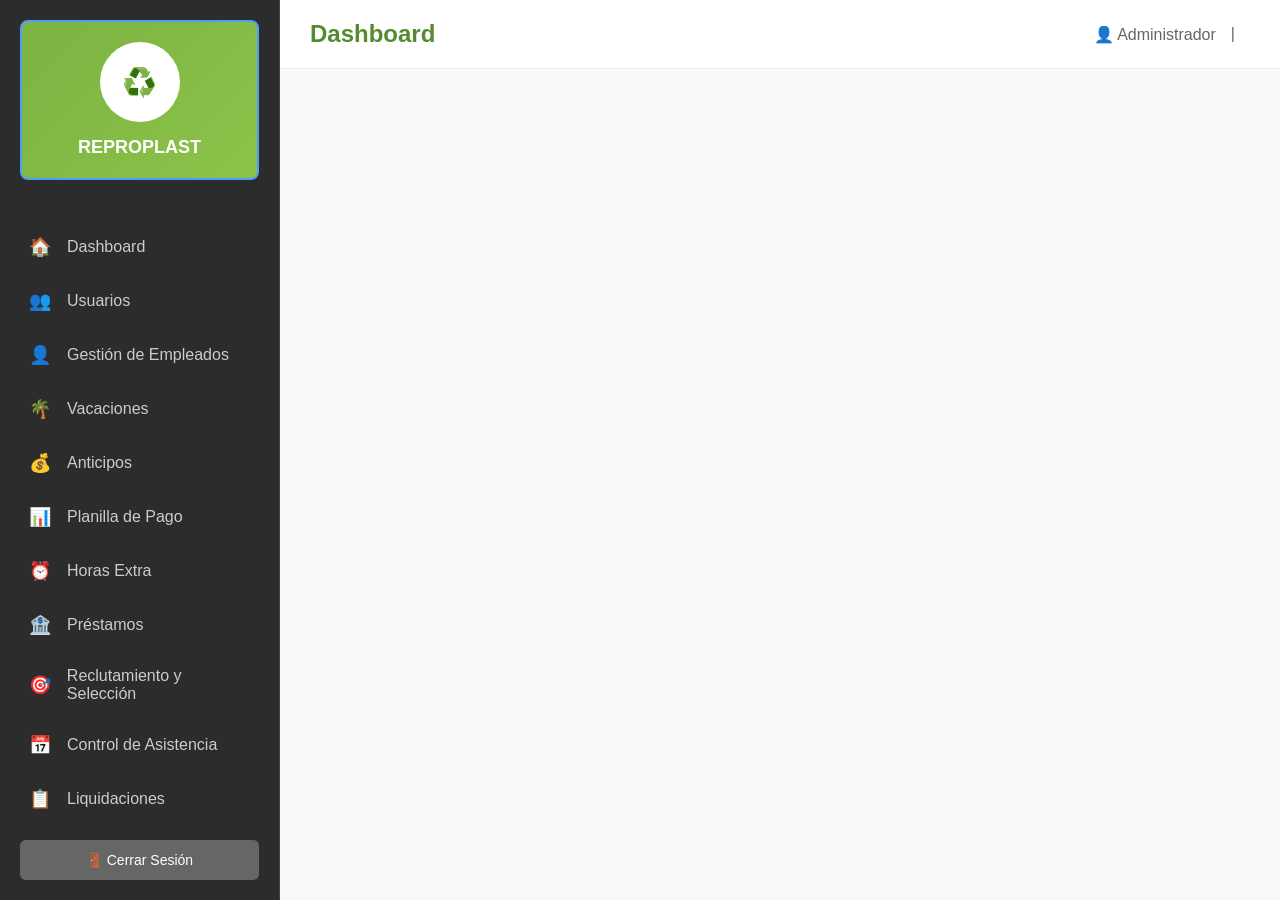
<file: index.html>
<!DOCTYPE html>
<html lang="es">
<head>
    <meta charset="UTF-8">
    <meta name="viewport" content="width=device-width, initial-scale=1.0">
    <title>Reproplast - Sistema de Gestión</title>
    <style>
        * {
            margin: 0;
            padding: 0;
            box-sizing: border-box;
        }

        body {
            font-family: 'Segoe UI', Tahoma, Geneva, Verdana, sans-serif;
            background: #2c2c2c;
            height: 100vh;
            overflow: hidden;
        }

        .container {
            display: flex;
            height: 100vh;
        }

        /* SIDEBAR */
        .sidebar {
            width: 280px;
            background: #2c2c2c;
            padding: 0;
            display: flex;
            flex-direction: column;
            border-right: 1px solid #444;
        }

        .sidebar-header {
            background: linear-gradient(135deg, #7cb342, #8bc34a);
            padding: 20px;
            text-align: center;
            border: 2px solid #4a9eff;
            margin: 20px;
            border-radius: 8px;
        }

        .logo {
            width: 80px;
            height: 80px;
            background: white;
            border-radius: 50%;
            margin: 0 auto 15px auto;
            display: flex;
            align-items: center;
            justify-content: center;
            position: relative;
        }

        .logo::before {
            content: '♻️';
            font-size: 28px;
            position: absolute;
            left: 50%;
            top: 50%;
            transform: translate(-50%, -50%);
        }

        .company-name {
            color: white;
            font-size: 18px;
            font-weight: 600;
            margin-top: 10px;
        }

        .sidebar-menu {
            flex: 1;
            padding: 20px 0;
            overflow-y: auto;
        }

        .menu-item {
            display: flex;
            align-items: center;
            padding: 15px 25px;
            color: #ccc;
            text-decoration: none;
            transition: all 0.3s ease;
            cursor: pointer;
            border-left: 3px solid transparent;
        }

        .menu-item:hover {
            background: rgba(124, 179, 66, 0.1);
            color: #8bc34a;
            border-left-color: #8bc34a;
        }

        .menu-item.active {
            background: rgba(124, 179, 66, 0.2);
            color: #8bc34a;
            border-left-color: #7cb342;
            font-weight: 600;
        }

        .menu-icon {
            width: 24px;
            height: 24px;
            margin-right: 15px;
            font-size: 18px;
            display: flex;
            align-items: center;
            justify-content: center;
        }

        .logout-btn {
            margin: 20px;
            padding: 12px;
            background: #666;
            color: white;
            border: none;
            border-radius: 6px;
            cursor: pointer;
            transition: background 0.3s ease;
            font-size: 14px;
        }

        .logout-btn:hover {
            background: #555;
        }

        /* MAIN CONTENT */
        .main-content {
            flex: 1;
            background: white;
            display: flex;
            flex-direction: column;
        }

        .top-header {
            background: white;
            padding: 20px 30px;
            border-bottom: 1px solid #eee;
            display: flex;
            justify-content: space-between;
            align-items: center;
        }

        .page-title {
            font-size: 24px;
            font-weight: 600;
            color: #558b2f;
        }

        .user-info {
            display: flex;
            align-items: center;
            gap: 15px;
            color: #666;
        }

        .content-area {
            flex: 1;
            padding: 30px;
            overflow-y: auto;
            overflow-x: hidden;
            background: #f8f9fa;
            max-width: 100%;
            box-sizing: border-box;
        }

        /* Control específico para tablas en módulo de mantenimiento */
        #contentArea {
            max-width: 100%;
            overflow-x: hidden;
            box-sizing: border-box;
        }

        /* Responsive */
        @media (max-width: 768px) {
            .sidebar {
                width: 100%;
                position: fixed;
                height: 100vh;
                z-index: 1000;
                transform: translateX(-100%);
                transition: transform 0.3s ease;
            }
            
            .sidebar.open {
                transform: translateX(0);
            }
            
            .main-content {
                width: 100%;
            }
        }

    /* Modales y formularios (Usuarios) */
    .modal { display: none; position: fixed; z-index: 2000; left: 0; top: 0; width: 100%; height: 100%; background-color: rgba(0,0,0,0.5); backdrop-filter: blur(2px); }
    .modal-content { background: white; margin: 2% auto; padding: 0; border-radius: 12px; width: 90%; max-width: 1000px; max-height: 95vh; overflow-y: auto; box-shadow: 0 10px 30px rgba(0,0,0,0.3); }
    .modal-header { background: linear-gradient(135deg, #7cb342, #8bc34a); color: white; padding: 20px 30px; border-radius: 12px 12px 0 0; display: flex; justify-content: space-between; align-items: center; }
    .modal-title { font-size: 20px; font-weight: 600; margin: 0; }
    .close, .close-btn { background: none; border: none; color: white; font-size: 24px; cursor: pointer; padding: 0; width: 30px; height: 30px; display: flex; align-items: center; justify-content: center; border-radius: 50%; transition: background 0.3s; }
    .close:hover, .close-btn:hover { background: rgba(255,255,255,0.2); }
    .modal-body { padding: 30px; }
    .form-grid { display: grid; grid-template-columns: repeat(auto-fit, minmax(300px, 1fr)); gap: 20px; margin-bottom: 25px; }
    .form-group { margin-bottom: 20px; }
    .form-label { display: block; margin-bottom: 8px; font-weight: 600; color: #2d3748; font-size: 14px; }
    .form-input, .form-select { width: 100%; padding: 12px; border: 1px solid #ddd; border-radius: 6px; font-size: 14px; }
    .form-input:focus { border-color: #7cb342; outline: none; box-shadow: 0 0 0 3px rgba(124,179,66,0.1); }
    .form-section { background: #f8f9fa; padding: 20px; border-radius: 8px; margin-bottom: 25px; }
    .form-section-title { font-size: 16px; font-weight: 600; color: #2d3748; margin-bottom: 15px; display: flex; align-items: center; gap: 8px; }
    .button-group { display: flex; gap: 15px; justify-content: flex-end; margin-top: 30px; padding-top: 20px; border-top: 1px solid #eee; }
    .btn { padding: 12px 24px; border: none; border-radius: 6px; font-size: 14px; font-weight: 600; cursor: pointer; transition: all 0.3s; }
    .btn-primary { background: #7cb342; color: white; }
    .btn-primary:hover { background: #689f38; }
    .btn-secondary { background: #6c757d; color: white; }
    .btn-secondary:hover { background: #5a6268; }
    .btn-warning { background: #f39c12; color: white; border: none; padding: 8px 12px; border-radius: 6px; cursor: pointer; font-weight: 600; }
    /* Tabs en perfil de usuario */
    .user-profile-tabs { display: flex; gap: 8px; margin-bottom: 15px; }
    .tab { padding: 8px 12px; border: 1px solid #ddd; border-radius: 6px; background: #fff; cursor: pointer; font-weight: 600; color: #2c3e50; }
    .tab.active { background: #7cb342; color: white; border-color: #7cb342; }
    .tab-content { display: none; }
    .tab-content.active { display: block; }
    </style>
    
    <!-- CSS Files -->
    <link rel="stylesheet" href="src/styles/components.css">
    <link rel="stylesheet" href="src/styles/modules.css">
</head>
<body>
    <div class="container">
        <!-- SIDEBAR -->
        <div class="sidebar">
            <div class="sidebar-header">
                <div class="logo"></div>
                <div class="company-name">REPROPLAST</div>
            </div>
            
            <div class="sidebar-menu">
                <a href="#" class="menu-item active" onclick="setActiveModule('dashboard', 'Dashboard')">
                    <div class="menu-icon">🏠</div>
                    <span>Dashboard</span>
                </a>
                
                <a href="#" class="menu-item" onclick="setActiveModule('usuarios', 'Usuarios')">
                    <div class="menu-icon">👥</div>
                    <span>Usuarios</span>
                </a>
                
                <a href="#" class="menu-item" onclick="setActiveModule('empleados', 'Gestión de Empleados')">
                    <div class="menu-icon">👤</div>
                    <span>Gestión de Empleados</span>
                </a>
                
                <a href="#" class="menu-item" onclick="setActiveModule('vacaciones', 'Vacaciones')">
                    <div class="menu-icon">🌴</div>
                    <span>Vacaciones</span>
                </a>
                
                <a href="#" class="menu-item" onclick="setActiveModule('anticipos', 'Anticipos')">
                    <div class="menu-icon">💰</div>
                    <span>Anticipos</span>
                </a>
                
                <a href="#" class="menu-item" onclick="setActiveModule('planilla', 'Planilla de Pago')">
                    <div class="menu-icon">📊</div>
                    <span>Planilla de Pago</span>
                </a>
                
                <a href="#" class="menu-item" onclick="setActiveModule('horas-extra', 'Horas Extra')">
                    <div class="menu-icon">⏰</div>
                    <span>Horas Extra</span>
                </a>
                
                <a href="#" class="menu-item" onclick="setActiveModule('prestamos', 'Préstamos')">
                    <div class="menu-icon">🏦</div>
                    <span>Préstamos</span>
                </a>
                
                <a href="#" class="menu-item" onclick="setActiveModule('reclutamiento', 'Reclutamiento y Selección')">
                    <div class="menu-icon">🎯</div>
                    <span>Reclutamiento y Selección</span>
                </a>
                
                <a href="#" class="menu-item" onclick="setActiveModule('asistencia', 'Control de Asistencia')">
                    <div class="menu-icon">📅</div>
                    <span>Control de Asistencia</span>
                </a>
                
                <a href="#" class="menu-item" onclick="setActiveModule('liquidaciones', 'Liquidaciones')">
                    <div class="menu-icon">📋</div>
                    <span>Liquidaciones</span>
                </a>
                
                <a href="#" class="menu-item" onclick="setActiveModule('maintenance', 'Mantenimiento')">
                    <div class="menu-icon">⚙️</div>
                    <span>Mantenimiento</span>
                </a>
            </div>
            
            <button class="logout-btn" onclick="logout()">
                🚪 Cerrar Sesión
            </button>
        </div>
        
        <!-- MAIN CONTENT -->
        <div class="main-content">
            <div class="top-header">
                <div class="page-title" id="pageTitle">Dashboard</div>
                <div class="user-info">
                    <span>👤 Administrador</span>
                    <span>|</span>
                    <span id="currentDateTime"></span>
                </div>
            </div>
            
            <div class="content-area" id="contentArea">
                <!-- El contenido se carga dinámicamente aquí -->
            </div>
        </div>
    </div>

    <!-- Contenedor para modales estáticos del módulo Usuarios (evita conflicto con Modal dinámico) -->
    <div id="staticModals">
        <!-- Modal para Nuevo Usuario -->
        <div id="userModal" class="modal">
            <div class="modal-content">
                <div class="modal-header">
                    <h2 class="modal-title">👥 Nuevo Usuario</h2>
                    <button class="close" onclick="closeModal('userModal')">&times;</button>
                </div>
                <div class="modal-body">
                    <form id="userForm">
                        <div class="form-section">
                            <div class="form-section-title">🔐 Información de Acceso</div>
                            <div class="form-grid">
                                <div class="form-group">
                                    <label class="form-label">Nickname *</label>
                                    <input type="text" class="form-input" placeholder="usuario_sistema" required>
                                </div>
                                <div class="form-group">
                                    <label class="form-label">Email *</label>
                                    <input type="email" class="form-input" placeholder="usuario@reproplast.com" required>
                                </div>
                                <div class="form-group">
                                    <label class="form-label">Contraseña *</label>
                                    <input type="password" class="form-input" placeholder="••••••••" required>
                                </div>
                                <div class="form-group">
                                    <label class="form-label">Confirmar Contraseña *</label>
                                    <input type="password" class="form-input" placeholder="••••••••" required>
                                </div>
                            </div>
                        </div>

                        <div class="form-section">
                            <div class="form-section-title">👤 Información Personal</div>
                            <div class="form-grid">
                                <div class="form-group">
                                    <label class="form-label">Nombre Completo *</label>
                                    <input type="text" class="form-input" placeholder="Juan Pérez López" required>
                                </div>
                                <div class="form-group">
                                    <label class="form-label">Rol del Sistema *</label>
                                    <select class="form-select" required>
                                        <option value="">Seleccionar rol...</option>
                                        <option value="1">Administrador</option>
                                        <option value="2">Recursos Humanos</option>
                                        <option value="3">Supervisor</option>
                                        <option value="4">Empleado</option>
                                        <option value="5">Contador</option>
                                    </select>
                                </div>
                                <div class="form-group">
                                    <label class="form-label">Estado</label>
                                    <select class="form-select">
                                        <option value="1">Activo</option>
                                        <option value="0">Inactivo</option>
                                    </select>
                                </div>
                            </div>
                        </div>

                        <div class="button-group">
                            <button type="button" class="btn btn-secondary" onclick="closeModal('userModal')">Cancelar</button>
                            <button type="submit" class="btn btn-primary">💾 Guardar Usuario</button>
                        </div>
                    </form>
                </div>
            </div>
        </div>

        <!-- Modal para Perfil de Usuario -->
        <div id="userProfileModal" class="modal">
            <div class="modal-content">
                <div class="modal-header">
                    <h2><i>👤</i> Perfil de Usuario - admin@reproplast.com</h2>
                    <button class="close-btn" onclick="closeModal('userProfileModal')">&times;</button>
                </div>
                
                <div class="modal-body">
                    <div class="user-profile-tabs">
                        <button class="tab active" onclick="showTab('userInfoTab')">Información Personal</button>
                        <button class="tab" onclick="showTab('userPermissionsTab')">Permisos y Roles</button>
                        <button class="tab" onclick="showTab('userActivityTab')">Actividad del Sistema</button>
                    </div>
                    
                    <div id="userInfoTab" class="tab-content active">
                        <div class="profile-section">
                            <h3><i>📋</i> Datos Personales</h3>
                            <div class="info-grid">
                                <div class="info-item"><label>Nombre Completo:</label><span>Administrador del Sistema</span></div>
                                <div class="info-item"><label>Email:</label><span>admin@reproplast.com</span></div>
                                <div class="info-item"><label>Nickname:</label><span>admin</span></div>
                                <div class="info-item"><label>Teléfono:</label><span>+502 2345-6789</span></div>
                                <div class="info-item"><label>Departamento:</label><span>Tecnología</span></div>
                                <div class="info-item"><label>Cargo:</label><span>Administrador de Sistemas</span></div>
                                <div class="info-item"><label>Fecha de Registro:</label><span>15 de Enero, 2024</span></div>
                                <div class="info-item"><label>Estado:</label><span class="status-badge active">Activo</span></div>
                            </div>
                        </div>
                        <div class="profile-section">
                            <h3><i>🔐</i> Información de Seguridad</h3>
                            <div class="security-info">
                                <div class="security-item">
                                    <div class="security-icon">🔑</div>
                                    <div class="security-details"><strong>Último cambio de contraseña:</strong><span>20 de Diciembre, 2023</span></div>
                                    <button class="btn-warning" onclick="resetPassword(1)">Resetear Contraseña</button>
                                </div>
                                <div class="security-item">
                                    <div class="security-icon">🕐</div>
                                    <div class="security-details"><strong>Último acceso:</strong><span>Hoy, 09:15 AM</span></div>
                                </div>
                                <div class="security-item">
                                    <div class="security-icon">🌐</div>
                                    <div class="security-details"><strong>IP del último acceso:</strong><span>192.168.1.105</span></div>
                                </div>
                            </div>
                        </div>
                    </div>
                    
                    <div id="userPermissionsTab" class="tab-content">
                        <div class="profile-section">
                            <h3><i>👑</i> Roles Asignados</h3>
                            <div class="roles-list">
                                <div class="role-item active"><div class="role-icon">👑</div><div class="role-info"><strong>Super Administrador</strong><p>Acceso completo a todas las funciones del sistema</p></div><div class="role-status">Activo</div></div>
                                <div class="role-item"><div class="role-icon">💼</div><div class="role-info"><strong>Gestión de RH</strong><p>Puede gestionar empleados y usuarios</p></div><div class="role-status">Activo</div></div>
                            </div>
                        </div>
                    </div>

                    <div id="userActivityTab" class="tab-content">
                        <div class="profile-section">
                            <h3><i>📈</i> Actividad Reciente</h3>
                            <ul>
                                <li>Inicio de sesión - Hoy 09:15 AM</li>
                                <li>Edición de usuario #002 - Ayer 18:10 PM</li>
                            </ul>
                        </div>
                    </div>
                </div>
            </div>
        </div>
    </div>

    <!-- Scripts -->
    <script>
        // Función para cambiar el módulo activo
        function setActiveModule(moduleId, moduleName) {
            // Actualizar menú activo
            document.querySelectorAll('.menu-item').forEach(item => {
                item.classList.remove('active');
            });
            
            event.currentTarget.classList.add('active');
            
            // Actualizar título de la página
            document.getElementById('pageTitle').textContent = moduleName;
            
            // Cargar el contenido específico del módulo
            loadModuleContent(moduleId, moduleName);
        }
        
        function loadModuleContent(moduleId, moduleName) {
            const contentArea = document.getElementById('contentArea');
            
            if (moduleId === 'dashboard') {
                // Usar el Dashboard modular
                if (typeof Dashboard !== 'undefined') {
                    Dashboard.render(contentArea);
                } else {
                    showModuleInDevelopment(moduleId, moduleName, contentArea);
                }
            } else if (moduleId === 'usuarios') {
                // Contenido del módulo Usuarios
                contentArea.innerHTML = getUsersModuleContent();
            } else if (moduleId === 'empleados') {
                // Usar el módulo de empleados modular
                if (typeof Employees !== 'undefined') {
                    Employees.render(contentArea);
                } else {
                    contentArea.innerHTML = getEmployeesModuleContent();
                }
            } else if (moduleId === 'vacaciones') {
                // Usar el módulo de vacaciones modular
                if (typeof Vacations !== 'undefined') {
                    Vacations.render(contentArea);
                } else {
                    showModuleInDevelopment(moduleId, moduleName, contentArea);
                }
            } else if (moduleId === 'anticipos') {
                // Usar el módulo de anticipos modular
                if (typeof Advances !== 'undefined') {
                    Advances.render(contentArea);
                } else {
                    contentArea.innerHTML = getAdvancesModuleContent();
                }
            } else if (moduleId === 'maintenance') {
                // Usar el módulo de mantenimiento modular
                console.log('Verificando módulo Maintenance:', typeof Maintenance);
                if (typeof Maintenance !== 'undefined') {
                    console.log('Maintenance encontrado, renderizando...');
                    Maintenance.render(contentArea);
                } else {
                    console.log('Maintenance no encontrado, usando contenido básico');
                    contentArea.innerHTML = getMaintenanceModuleContent();
                }
            } else {
                // Módulos en desarrollo
                showModuleInDevelopment(moduleId, moduleName, contentArea);
            }
        }

        function showModuleInDevelopment(moduleId, moduleName, contentArea) {
            const moduleIcons = {
                'planilla': '📊',
                'horas-extra': '⏰',
                'prestamos': '🏦',
                'reclutamiento': '🎯',
                'asistencia': '📅',
                'liquidaciones': '📋'
            };

            const icon = moduleIcons[moduleId] || '🔧';

            contentArea.innerHTML = '<div style="text-align: center; padding: 60px 20px; background: white; border-radius: 12px; box-shadow: 0 2px 10px rgba(0,0,0,0.1);">' +
                '<div style="font-size: 64px; margin-bottom: 20px; opacity: 0.3;">' + icon + '</div>' +
                '<h2 style="color: #558b2f; margin-bottom: 15px; font-size: 28px;">Módulo en Desarrollo</h2>' +
                '<p style="color: #666; font-size: 16px; margin-bottom: 10px;">' +
                'El módulo <strong>' + moduleName + '</strong> está en desarrollo.' +
                '</p>' +
                '<div style="margin: 30px 0; padding: 20px; background: #f8f9fa; border-radius: 8px; border: 2px dashed #7cb342;">' +
                '<h3 style="color: #7cb342; margin-bottom: 15px;">🧪 Prueba de Nueva Interfaz</h3>' +
                '<button onclick="testTableCRUD()" style="background: #7cb342; color: white; border: none; padding: 12px 24px; border-radius: 8px; cursor: pointer; font-weight: 600; margin: 5px; transition: all 0.3s;" onmouseover="this.style.background=\'#558b2f\'" onmouseout="this.style.background=\'#7cb342\'">🧪 Probar Nueva Interfaz</button>' +
                '<button onclick="openTableCRUD(\'empleados\', \'Empleados\')" style="background: #2196f3; color: white; border: none; padding: 12px 24px; border-radius: 8px; cursor: pointer; font-weight: 600; margin: 5px; transition: all 0.3s;" onmouseover="this.style.background=\'#1976d2\'" onmouseout="this.style.background=\'#2196f3\'">👥 Probar Empleados</button>' +
                '<button onclick="openTableCRUD(\'planilla\', \'Planilla\')" style="background: #ff9800; color: white; border: none; padding: 12px 24px; border-radius: 8px; cursor: pointer; font-weight: 600; margin: 5px; transition: all 0.3s;" onmouseover="this.style.background=\'#f57c00\'" onmouseout="this.style.background=\'#ff9800\'">📊 Probar Planilla</button>' +
                '</div>' +
                '<p style="color: #666; font-size: 16px; margin-bottom: 10px;">' +
                '</p>' +
                '<p style="color: #999; font-size: 14px;">' +
                'Próximamente disponible en el sistema Reproplast' +
                '</p>' +
                '<div style="margin-top: 30px;">' +
                '<button onclick="setActiveModule(\'dashboard\', \'Dashboard\')" ' +
                'style="background: linear-gradient(135deg, #7cb342, #8bc34a); color: white; border: none; padding: 12px 24px; border-radius: 6px; cursor: pointer; font-size: 14px;">' +
                '🏠 Volver al Dashboard' +
                '</button>' +
                '</div>' +
                '</div>';
        }

        function getUsersModuleContent() {
            return '<div style="background: white; padding: 30px; border-radius: 12px; box-shadow: 0 2px 10px rgba(0,0,0,0.1); margin-bottom: 20px;">' +
                '<div style="display: flex; justify-content: space-between; align-items: center; margin-bottom: 30px;">' +
                '<div>' +
                '<h2 style="color: #558b2f; margin-bottom: 10px; font-size: 24px;">👥 Gestión de Usuarios</h2>' +
                '<p style="color: #666; font-size: 16px;">Administre los usuarios del sistema y configure sus permisos de acceso.</p>' +
                '</div>' +
                '<button style="background: #7cb342; color: white; padding: 12px 20px; border: none; border-radius: 8px; cursor: pointer; font-weight: 600;" onclick="showUserForm()">➕ Nuevo Usuario</button>' +
                '</div>' +
                '<div style="text-align: center; color: #666; padding: 40px;">� Sistema de usuarios integrado con funcionalidades completas</div>' +
                '</div>';
        }

        function getEmployeesModuleContent() {
            return '<div style="background: white; padding: 30px; border-radius: 12px; box-shadow: 0 2px 10px rgba(0,0,0,0.1); margin-bottom: 20px;">' +
                '<div style="display: flex; justify-content: space-between; align-items: center; margin-bottom: 30px;">' +
                '<div>' +
                '<h2 style="color: #558b2f; margin-bottom: 10px; font-size: 24px;">👤 Gestión de Empleados</h2>' +
                '<p style="color: #666; font-size: 16px;">Administre la información completa del personal de Reproplast.</p>' +
                '</div>' +
                '<button style="background: #7cb342; color: white; padding: 12px 20px; border: none; border-radius: 8px; cursor: pointer; font-weight: 600;">➕ Nuevo Empleado</button>' +
                '</div>' +
                '<div style="text-align: center; color: #666; padding: 40px;">📋 Lista de empleados y funcionalidades completas disponibles en el módulo modular</div>' +
                '</div>';
        }

        function getAdvancesModuleContent() {
            return '<div style="background: white; padding: 30px; border-radius: 12px; box-shadow: 0 2px 10px rgba(0,0,0,0.1); margin-bottom: 20px;">' +
                '<h2 style="color: #558b2f; margin-bottom: 20px; font-size: 24px;">💰 Anticipos de Salario</h2>' +
                '<p style="text-align: center; color: #666; padding: 40px;">📋 Funcionalidades completas de anticipos disponibles en el módulo modular</p>' +
                '</div>';
        }

        function getMaintenanceModuleContent() {
            // Forzar actualización con timestamp
            console.log('🔧 Renderizando módulo de mantenimiento...', new Date().toLocaleTimeString());
            return `
                <div style="background: white; padding: 30px; border-radius: 12px; box-shadow: 0 2px 10px rgba(0,0,0,0.1); margin-bottom: 20px; max-width: 100%; overflow: hidden;">
                    <div style="margin-bottom: 30px;">
                        <h2 style="color: #558b2f; margin: 0 0 10px 0; font-size: 24px;">🔧 Mantenimiento del Sistema</h2>
                        <p style="color: #666; margin: 0; font-size: 16px;">Administración de tablas y configuración del sistema Reproplast</p>
                        <small style="color: #999; font-size: 12px;">Actualizado: ${new Date().toLocaleString()}</small>
                    </div>

                    <!-- Navegación de pestañas -->
                    <div style="border-bottom: 2px solid #e9ecef; margin-bottom: 30px;">
                        <div style="display: flex; justify-content: space-between; align-items: center; flex-wrap: wrap; gap: 10px;">
                            <div style="display: flex; gap: 5px; flex-wrap: wrap;">
                                <button onclick="showMaintenanceTab('tables')" id="tab-tables" class="maintenance-tab-btn active" style="background: #7cb342; color: white; border: none; padding: 12px 20px; border-radius: 8px 8px 0 0; cursor: pointer; font-weight: 600;">
                                    📊 Tablas
                                </button>
                                <button onclick="showMaintenanceTab('users')" id="tab-users" class="maintenance-tab-btn" style="background: #95a5a6; color: white; border: none; padding: 12px 20px; border-radius: 8px 8px 0 0; cursor: pointer; font-weight: 600;">
                                    👥 Usuarios
                                </button>
                                <button onclick="showMaintenanceTab('system')" id="tab-system" class="maintenance-tab-btn" style="background: #95a5a6; color: white; border: none; padding: 12px 20px; border-radius: 8px 8px 0 0; cursor: pointer; font-weight: 600;">
                                    ⚙️ Sistema
                                </button>
                            </div>
                            <button onclick="forceRefreshMaintenance()" 
                                    style="background: #17a2b8; color: white; border: none; padding: 8px 16px; border-radius: 6px; cursor: pointer; font-size: 12px; font-weight: 600;"
                                    title="Recargar contenido">
                                🔄 Actualizar
                            </button>
                        </div>
                    </div>

                    <!-- Contenido de pestañas -->
                    <div id="tables-tab" class="maintenance-tab-content" style="max-width: 100%; overflow: hidden;">
                        ${getTablesContent()}
                    </div>

                    <div id="users-tab" class="maintenance-tab-content" style="display: none; max-width: 100%; overflow: hidden;">
                        ${getUsersTabContent()}
                    </div>

                    <div id="system-tab" class="maintenance-tab-content" style="display: none; max-width: 100%; overflow: hidden;">
                        ${getSystemTabContent()}
                    </div>
                </div>
            `;
        }

        // Funciones para el módulo de mantenimiento
        function showMaintenanceTab(tabName) {
            console.log(`🔄 Cambiando a pestaña: ${tabName}`);
            // Ocultar todas las pestañas
            const tabs = document.querySelectorAll('.maintenance-tab-content');
            tabs.forEach(tab => tab.style.display = 'none');

            // Resetear botones
            const buttons = document.querySelectorAll('.maintenance-tab-btn');
            buttons.forEach(btn => {
                btn.style.background = '#95a5a6';
                btn.classList.remove('active');
            });

            // Mostrar pestaña activa
            document.getElementById(`${tabName}-tab`).style.display = 'block';
            document.getElementById(`tab-${tabName}`).style.background = '#7cb342';
            document.getElementById(`tab-${tabName}`).classList.add('active');
        }

        // Función para forzar actualización del módulo de mantenimiento
        function forceRefreshMaintenance() {
            console.log('🔄 Forzando actualización del módulo de mantenimiento...');
            const contentArea = document.querySelector('.content-area');
            if (contentArea) {
                contentArea.innerHTML = getMaintenanceModuleContent();
                showNotification('✅ Módulo de mantenimiento actualizado', 'success');
            }
        }

        function getTablesContent() {
            console.log('📊 Generando contenido de tablas...');
            const tablesHTML = generateTableCardsHTML();
            console.log('✅ HTML de tablas generado, longitud:', tablesHTML.length);
            return `
                <div style="margin-bottom: 25px;">
                    <h3 style="color: #2c3e50; margin: 0 0 10px 0; font-size: 20px;">📊 Administración de Tablas</h3>
                    <p style="color: #7f8c8d; margin: 0; font-size: 14px;">Gestionar CRUD completo de todas las tablas de la base de datos</p>
                </div>

                <div style="display: grid; grid-template-columns: repeat(auto-fill, minmax(300px, 1fr)); gap: 20px; max-width: 100%; overflow: hidden;">
                    ${tablesHTML}
                </div>
            `;
        }

        // Función que devuelve el array de datos de las tablas
        function getTableCards() {
            return [
                // === GESTIÓN DE PERSONAL ===
                { 
                    name: 'empleados', 
                    title: 'Empleados', 
                    icon: '👤', 
                    records: 247, 
                    description: 'Información completa de empleados activos e inactivos',
                    color: '#3498db',
                    category: 'personal',
                    fields: ['id', 'nombres', 'apellidos', 'dpi', 'path_dpi_pdf', 'path_cv', 'path_antecedente_penal', 'path_antecedente_policia', 'path_cartas_recomendacion', 'path_constancia_laboral', 'path_contrato', 'id_biometrico', 'tipo_contrato_id', 'estado_civil_id', 'departamento_id', 'municipio_id', 'direccion', 'telefono_domicilio', 'telefono_movil', 'correo', 'creado_por', 'empresa_id', 'created_at', 'updated_at', 'deleted_at', 'estado', 'numero_cuenta', 'tipo_cuenta']
                },
                { 
                    name: 'empresa', 
                    title: 'Empresa', 
                    icon: '🏢', 
                    records: 1, 
                    description: 'Información de la empresa Reproplast',
                    color: '#e67e22',
                    category: 'configuracion',
                    fields: ['id', 'nombre', 'direccion', 'created_at', 'updated_at', 'deleted_at', 'estado']
                },
                
                // === RECLUTAMIENTO ===
                { 
                    name: 'plaza_vacante', 
                    title: 'Plazas Vacantes', 
                    icon: '📋', 
                    records: 15, 
                    description: 'Gestión de vacantes y ofertas laborales',
                    color: '#9b59b6',
                    category: 'reclutamiento',
                    fields: ['id', 'nombre', 'descripcion', 'requerimientos', 'formacion_academica', 'fecha_inicio', 'fecha_fin', 'created_at', 'updated_at', 'deleted_at', 'estado']
                },
                { 
                    name: 'postulantes', 
                    title: 'Postulantes', 
                    icon: '🎯', 
                    records: 89, 
                    description: 'Candidatos a puestos de trabajo',
                    color: '#8e44ad',
                    category: 'reclutamiento',
                    fields: ['id', 'nombres', 'apellidos', 'dpi', 'telefono', 'correo', 'pretension_salarial', 'disponibilidad', 'comentarios', 'id_vacante', 'created_at', 'updates_at', 'deleted_at', 'estado']
                },
                
                // === NÓMINA Y PLANILLAS ===
                { 
                    name: 'planilla', 
                    title: 'Planillas', 
                    icon: '💰', 
                    records: 156, 
                    description: 'Registro de planillas de pago mensuales',
                    color: '#27ae60',
                    category: 'nomina',
                    fields: ['id', 'fecha_inicio', 'fecha_fin', 'empresa_id', 'tipo_pago_id', 'created_at', 'updated_at', 'deleted_at', 'estado']
                },
                { 
                    name: 'detalle_planilla', 
                    title: 'Detalle de Planilla', 
                    icon: '📊', 
                    records: 3847, 
                    description: 'Detalles de pagos por empleado en cada planilla',
                    color: '#2ecc71',
                    category: 'nomina',
                    fields: ['id', 'id_planilla', 'id_empleado', 'sueld_base', 'horas_extra', 'bonificaciones', 'descuentos', 'aguinaldo', 'bono_catorce', 'vacaciones_proporcional', 'total_liquido', 'igss', 'irtra', 'created_at', 'updated_at', 'deleted_at', 'estado']
                },
                { 
                    name: 'tipo_pago', 
                    title: 'Tipos de Pago', 
                    icon: '💳', 
                    records: 8, 
                    description: 'Formas de pago disponibles (efectivo, transferencia, etc.)',
                    color: '#e74c3c',
                    category: 'configuracion',
                    fields: ['id', 'descripcion', 'created_at', 'estado']
                },
                
                // === ANTICIPOS Y PRÉSTAMOS ===
                { 
                    name: 'anticipos_salariales', 
                    title: 'Anticipos Salariales', 
                    icon: '💸', 
                    records: 89, 
                    description: 'Anticipos de sueldo solicitados por empleados',
                    color: '#f39c12',
                    category: 'prestamos',
                    fields: ['id', 'id_empleado', 'monto_total', 'fecha_solicitud', 'cuotas', 'estado_aprobacion', 'observaciones', 'created_at', 'updated_at', 'deleted_at', 'estado']
                },
                { 
                    name: 'detalle_anticipo', 
                    title: 'Detalle de Anticipos', 
                    icon: '💵', 
                    records: 267, 
                    description: 'Desglose de cuotas de anticipos salariales',
                    color: '#e67e22',
                    category: 'prestamos',
                    fields: ['id', 'id_anticipo', 'numero_cuota', 'monto', 'fecha_pago', 'pagado', 'created_at', 'updated_at', 'deleted_at', 'estado']
                },
                { 
                    name: 'prestamos', 
                    title: 'Préstamos', 
                    icon: '🏦', 
                    records: 45, 
                    description: 'Préstamos otorgados a empleados',
                    color: '#8e44ad',
                    category: 'prestamos',
                    fields: ['id', 'id_empleado', 'monto_total', 'fecha_solicitud', 'cuotas', 'estado_aprobacion', 'estado_pago', 'observaciones', 'created_at', 'updated_at', 'deleted_at', 'estado']
                },
                { 
                    name: 'cuotas_prestamo', 
                    title: 'Cuotas de Préstamos', 
                    icon: '�', 
                    records: 534, 
                    description: 'Desglose de cuotas de préstamos',
                    color: '#9b59b6',
                    category: 'prestamos',
                    fields: ['id', 'id_prestamo', 'numero_cuota', 'monto', 'fecha_pago', 'pagado', 'created_at', 'updated_at', 'deleted_at', 'estado']
                },
                
                // === VACACIONES ===
                { 
                    name: 'vacaciones', 
                    title: 'Vacaciones', 
                    icon: '🏖️', 
                    records: 198, 
                    description: 'Control de días de vacaciones por empleado',
                    color: '#1abc9c',
                    category: 'vacaciones',
                    fields: ['id', 'id_empleado', 'cantidad_dias_disponibles', 'created_at', 'updated_at', 'deleted_at', 'estado']
                },
                { 
                    name: 'vacaciones_detalle', 
                    title: 'Detalle de Vacaciones', 
                    icon: '📋', 
                    records: 342, 
                    description: 'Solicitudes y períodos de vacaciones tomadas',
                    color: '#16a085',
                    category: 'vacaciones',
                    fields: ['id', 'id_vacacion', 'fecha_solicitud', 'fecha_inicio', 'fecha_final', 'dias_aprobados', 'created_at', 'updated_at', 'deleted_at']
                },
                { 
                    name: 'movimientos_vacaciones', 
                    title: 'Movimientos de Vacaciones', 
                    icon: '🔄', 
                    records: 567, 
                    description: 'Historial de movimientos en vacaciones',
                    color: '#17a2b8',
                    category: 'vacaciones',
                    fields: ['id', 'id_vacaciones', 'tipo', 'cantidad', 'descripcion', 'fecha']
                },
                
                // === ASISTENCIA Y HORAS ===
                { 
                    name: 'asistencia', 
                    title: 'Asistencia', 
                    icon: '⏰', 
                    records: 12450, 
                    description: 'Control diario de entrada y salida de empleados',
                    color: '#fd7e14',
                    category: 'asistencia',
                    fields: ['id', 'id_empleado', 'fecha', 'horaentrada', 'horasalida', 'hora_extra_estado', 'created_at', 'updated_at', 'deleted_at', 'estado']
                },
                { 
                    name: 'horas_extra', 
                    title: 'Horas Extra', 
                    icon: '⏱️', 
                    records: 234, 
                    description: 'Registro de horas extra trabajadas',
                    color: '#dc3545',
                    category: 'asistencia',
                    fields: ['id', 'id_empleado', 'cant_hora_bio', 'cant_hora_autorizada', 'tipo_solicitud_id', 'monto_total', 'crated_at', 'updated_at', 'deleted_at', 'estado', 'descripcion', 'tipo_hora_id']
                },
                
                // === CATÁLOGOS DE CONFIGURACIÓN ===
                { 
                    name: 'departamento', 
                    title: 'Departamentos', 
                    icon: '🗺️', 
                    records: 22, 
                    description: 'Catálogo de departamentos (división política)',
                    color: '#6c757d',
                    category: 'configuracion',
                    fields: ['id', 'descripcion', 'created_at', 'updated_at', 'deleted_at', 'estado']
                },
                { 
                    name: 'municipio', 
                    title: 'Municipios', 
                    icon: '🏘️', 
                    records: 340, 
                    description: 'Catálogo de municipios por departamento',
                    color: '#6f42c1',
                    category: 'configuracion',
                    fields: ['id', 'descripcion', 'id_departamento', 'created_at', 'updated_at', 'deleted_at', 'estado']
                },
                { 
                    name: 'estado_civil', 
                    title: 'Estados Civiles', 
                    icon: '💑', 
                    records: 5, 
                    description: 'Catálogo de estados civiles',
                    color: '#fd7e14',
                    category: 'configuracion',
                    fields: ['id', 'descripcion', 'created_at', 'updated_at', 'deleted_at', 'estado']
                },
                { 
                    name: 'tipo_contrato', 
                    title: 'Tipos de Contrato', 
                    icon: '📄', 
                    records: 6, 
                    description: 'Tipos de contrato laboral',
                    color: '#20c997',
                    category: 'configuracion',
                    fields: ['id', 'descripcion', 'created_at', 'updated_at', 'deleted_at', 'estado']
                },
                { 
                    name: 'roles', 
                    title: 'Roles de Sistema', 
                    icon: '🔐', 
                    records: 8, 
                    description: 'Roles del sistema para usuarios',
                    color: '#e83e8c',
                    category: 'configuracion',
                    fields: ['id', 'nombre', 'descripcion', 'created_at', 'updated_at', 'deleted_at', 'estado']
                },
                { 
                    name: 'usuarios', 
                    title: 'Usuarios', 
                    icon: '�', 
                    records: 12, 
                    description: 'Usuarios del sistema con acceso',
                    color: '#9b59b6',
                    category: 'configuracion',
                    fields: ['id', 'nickname', 'password', 'rol_id', 'email', 'created_at', 'updated_at', 'deleted_at', 'estado']
                },
                { 
                    name: 'biometrico', 
                    title: 'Datos Biométricos', 
                    icon: '👆', 
                    records: 180, 
                    description: 'Plantillas biométricas de empleados',
                    color: '#6610f2',
                    category: 'configuracion',
                    fields: ['id', 'data_biometrico', 'created_at', 'updated_at', 'deleted_at', 'estado']
                }
            ];
        }

        // Función que genera el HTML de las cartas de tablas
        function generateTableCardsHTML() {
            console.log('🎨 Generando HTML de cartas de tablas...');
            const tables = getTableCards();
            console.log('📋 Tablas obtenidas:', tables.length);

            // Agrupar por categorías
            const categories = {
                'personal': { title: '👤 Gestión de Personal', color: '#3498db' },
                'reclutamiento': { title: '🎯 Reclutamiento', color: '#9b59b6' },
                'nomina': { title: '💰 Nómina y Planillas', color: '#27ae60' },
                'prestamos': { title: '🏦 Préstamos y Anticipos', color: '#f39c12' },
                'vacaciones': { title: '🏖️ Vacaciones', color: '#1abc9c' },
                'asistencia': { title: '⏰ Asistencia y Horarios', color: '#fd7e14' },
                'configuracion': { title: '⚙️ Configuración', color: '#6c757d' }
            };

            let html = '';
            
            Object.keys(categories).forEach(categoryKey => {
                const category = categories[categoryKey];
                const categoryTables = tables.filter(t => t.category === categoryKey);
                
                if (categoryTables.length > 0) {
                    html += `
                        <div style="grid-column: 1 / -1; margin: 30px 0 20px 0;">
                            <div style="display: flex; align-items: center; gap: 15px; padding: 15px 20px; background: linear-gradient(135deg, ${category.color}15, ${category.color}08); border-left: 4px solid ${category.color}; border-radius: 8px;">
                                <h3 style="margin: 0; color: ${category.color}; font-size: 18px; font-weight: 700;">${category.title}</h3>
                                <span style="background: ${category.color}20; color: ${category.color}; padding: 4px 12px; border-radius: 15px; font-size: 12px; font-weight: 600;">
                                    ${categoryTables.length} tabla${categoryTables.length > 1 ? 's' : ''}
                                </span>
                            </div>
                        </div>
                    `;
                    
                    categoryTables.forEach(table => {
                        html += `
                            <div style="background: linear-gradient(135deg, #ffffff, #f8f9fa); border: 1px solid #e9ecef; border-radius: 12px; padding: 20px; transition: all 0.3s ease; cursor: pointer; box-shadow: 0 2px 8px rgba(0,0,0,0.1);" 
                                 onmouseover="this.style.transform='translateY(-4px)'; this.style.boxShadow='0 8px 25px rgba(0,0,0,0.15)'" 
                                 onmouseout="this.style.transform='translateY(0px)'; this.style.boxShadow='0 2px 8px rgba(0,0,0,0.1)'">
                                
                                <div style="display: flex; align-items: center; margin-bottom: 15px;">
                                    <div style="font-size: 32px; margin-right: 15px; background: ${table.color}; color: white; padding: 10px; border-radius: 10px; display: flex; align-items: center; justify-content: center; width: 60px; height: 60px;">
                                        ${table.icon}
                                    </div>
                                    <div style="flex: 1;">
                                        <h4 style="color: #2c3e50; margin: 0 0 5px 0; font-size: 18px; font-weight: 700;">${table.title}</h4>
                                        <p style="color: #7f8c8d; margin: 0; font-size: 14px; line-height: 1.4;">${table.description}</p>
                                    </div>
                                </div>
                                
                                <div style="display: flex; justify-content: space-between; align-items: center; margin-bottom: 20px;">
                                    <span style="background: linear-gradient(135deg, #e8f5e8, #c8e6c8); color: #2e7d32; padding: 6px 14px; border-radius: 20px; font-size: 13px; font-weight: 600;">
                                        📊 ${table.records.toLocaleString()} registros
                                    </span>
                                    <span style="background: ${table.color}15; color: ${table.color}; padding: 6px 14px; border-radius: 20px; font-size: 12px; font-weight: 600;">
                                        ${table.fields.length} campos
                                    </span>
                                </div>
                                
                                <div style="display: grid; grid-template-columns: 1fr auto auto auto; gap: 8px;">
                                    <button onclick="openTableCRUD('${table.name}', '${table.title}', ${JSON.stringify(table).replace(/"/g, '&quot;')})" 
                                            style="background: #7cb342; color: white; border: none; padding: 10px 16px; border-radius: 8px; cursor: pointer; font-weight: 600; font-size: 14px; transition: all 0.3s;"
                                            onmouseover="this.style.background='#558b2f'; this.style.transform='translateY(-1px)'" 
                                            onmouseout="this.style.background='#7cb342'; this.style.transform='translateY(0px)'">
                                        ✏️ Gestionar
                                    </button>
                                    <button onclick="viewTableStructure('${table.name}', '${table.title}', ${JSON.stringify(table.fields)})" 
                                            style="background: #558b2f; color: white; border: none; padding: 10px 12px; border-radius: 8px; cursor: pointer; transition: all 0.3s;" 
                                            title="Ver estructura"
                                            onmouseover="this.style.background='#33691e'; this.style.transform='translateY(-1px)'" 
                                            onmouseout="this.style.background='#558b2f'; this.style.transform='translateY(0px)'">
                                        🔍
                                    </button>
                                    <button onclick="exportTable('${table.name}', '${table.title}')" 
                                            style="background: #2e7d32; color: white; border: none; padding: 10px 12px; border-radius: 8px; cursor: pointer; transition: all 0.3s;" 
                                            title="Exportar datos"
                                            onmouseover="this.style.background='#1b5e20'; this.style.transform='translateY(-1px)'" 
                                            onmouseout="this.style.background='#2e7d32'; this.style.transform='translateY(0px)'">
                                        📤
                                    </button>
                                    <button onclick="showTableMenu('${table.name}', '${table.title}')" 
                                            style="background: #4caf50; color: white; border: none; padding: 10px 12px; border-radius: 8px; cursor: pointer; transition: all 0.3s;" 
                                            title="Más opciones"
                                            onmouseover="this.style.background='#388e3c'; this.style.transform='translateY(-1px)'" 
                                            onmouseout="this.style.background='#4caf50'; this.style.transform='translateY(0px)'">
                                        ⋮
                                    </button>
                                </div>
                            </div>
                        `;
                    });
                }
            });

            return html;
        }

        function getUsersTabContent() {
            return `
                <div style="text-align: center; padding: 40px; color: #666;">
                    <div style="font-size: 48px; margin-bottom: 20px;">👥</div>
                    <h3>Gestión de Usuarios</h3>
                    <p>Funcionalidad de usuarios en desarrollo</p>
                </div>
            `;
        }

        function getSystemTabContent() {
            return `
                <div style="text-align: center; padding: 40px; color: #666;">
                    <div style="font-size: 48px; margin-bottom: 20px;">⚙️</div>
                    <h3>Configuración del Sistema</h3>
                    <p>Herramientas de configuración en desarrollo</p>
                </div>
            `;
        }

        // Funciones CRUD para las tablas
        function openTableCRUD(tableName, tableTitle, tableInfo) {
            console.log('🔧 INICIANDO GESTIÓN COMPLETA');
            console.log('Table Name:', tableName);
            console.log('Table Title:', tableTitle);
            console.log('Table Info:', tableInfo);
            
            // Parsear la información de la tabla si viene como string
            let table = tableInfo;
            if (typeof tableInfo === 'string') {
                try {
                    table = JSON.parse(tableInfo.replace(/&quot;/g, '"'));
                } catch (e) {
                    console.error('Error parsing table info:', e);
                    table = { name: tableName, title: tableTitle, fields: [], color: '#7cb342' };
                }
            }

            console.log('Parsed table:', table);

            // Generar datos de muestra realistas
            const sampleData = generateRealisticSampleData(tableName, table.fields || []);
            console.log('Sample data generated:', sampleData.length, 'records');

            // Cambiar el título de la página
            const pageTitle = document.getElementById('pageTitle');
            if (pageTitle) {
                pageTitle.textContent = `Gestión de ${tableTitle}`;
                console.log('Page title updated to:', `Gestión de ${tableTitle}`);
            }

            // Reemplazar el contenido del área principal
            const contentArea = document.getElementById('contentArea');
            if (!contentArea) {
                console.error('Content area not found!');
                return;
            }

            console.log('Replacing content area...');
            contentArea.innerHTML = `
                <!-- Header de la tabla con información y acciones -->
                <div style="background: linear-gradient(135deg, ${table.color || '#7cb342'}15, ${table.color || '#7cb342'}08); padding: 25px; border-radius: 12px; margin-bottom: 25px; border-left: 4px solid ${table.color || '#7cb342'};">
                    <div style="display: flex; justify-content: space-between; align-items: center; margin-bottom: 20px;">
                        <div style="display: flex; align-items: center; gap: 20px;">
                            <div style="font-size: 48px; background: ${table.color || '#7cb342'}; color: white; padding: 15px; border-radius: 12px; display: flex; align-items: center; justify-content: center; width: 80px; height: 80px;">
                                ${table.icon || '📋'}
                            </div>
                            <div>
                                <h2 style="margin: 0 0 8px 0; color: ${table.color || '#7cb342'}; font-size: 28px; font-weight: 700;">📊 ${tableTitle}</h2>
                                <p style="margin: 0 0 5px 0; color: #34495e; font-size: 16px;">${table.description || `Gestión completa de datos de la tabla ${tableName}`}</p>
                                <div style="display: flex; gap: 15px; margin-top: 10px;">
                                    <span style="background: white; color: ${table.color || '#7cb342'}; padding: 6px 12px; border-radius: 20px; font-size: 13px; font-weight: 600; box-shadow: 0 2px 4px rgba(0,0,0,0.1);">
                                        📊 ${sampleData.length} registros
                                    </span>
                                    <span style="background: white; color: ${table.color || '#7cb342'}; padding: 6px 12px; border-radius: 20px; font-size: 13px; font-weight: 600; box-shadow: 0 2px 4px rgba(0,0,0,0.1);">
                                        🗃️ ${(table.fields || []).length} campos
                                    </span>
                                </div>
                            </div>
                        </div>
                        <button onclick="setActiveModule('maintenance', 'Mantenimiento')" 
                                style="background: #6c757d; color: white; border: none; padding: 12px 20px; border-radius: 8px; cursor: pointer; font-weight: 600; transition: all 0.3s;"
                                onmouseover="this.style.background='#5a6268'" 
                                onmouseout="this.style.background='#6c757d'">
                            ← Volver a Tablas
                        </button>
                    </div>
                </div>

                <!-- Barra de herramientas y acciones -->
                <div style="background: white; padding: 20px; border-radius: 12px; margin-bottom: 20px; box-shadow: 0 2px 8px rgba(0,0,0,0.1);">
                    <div style="display: flex; justify-content: space-between; align-items: center; margin-bottom: 20px;">
                        <div style="display: flex; gap: 15px; align-items: center;">
                            <button onclick="createNewRecord('${tableName}')" 
                                    style="background: linear-gradient(135deg, #28a745, #20c997); color: white; border: none; padding: 12px 20px; border-radius: 8px; cursor: pointer; font-weight: 600; font-size: 14px; transition: all 0.3s; box-shadow: 0 4px 12px rgba(40, 167, 69, 0.3);"
                                    onmouseover="this.style.transform='translateY(-2px)'; this.style.boxShadow='0 6px 20px rgba(40, 167, 69, 0.4)'" 
                                    onmouseout="this.style.transform='translateY(0px)'; this.style.boxShadow='0 4px 12px rgba(40, 167, 69, 0.3)'">
                                ➕ Nuevo Registro
                            </button>
                            <button onclick="importTableData('${tableName}', '${tableTitle}')" 
                                    style="background: linear-gradient(135deg, #17a2b8, #20c997); color: white; border: none; padding: 12px 20px; border-radius: 8px; cursor: pointer; font-weight: 600; font-size: 14px; transition: all 0.3s;"
                                    onmouseover="this.style.transform='translateY(-2px)'" 
                                    onmouseout="this.style.transform='translateY(0px)'">
                                📥 Importar
                            </button>
                            <button onclick="exportTableData('${tableName}', '${tableTitle}')" 
                                    style="background: linear-gradient(135deg, #fd7e14, #e67e22); color: white; border: none; padding: 12px 20px; border-radius: 8px; cursor: pointer; font-weight: 600; font-size: 14px; transition: all 0.3s;"
                                    onmouseover="this.style.transform='translateY(-2px)'" 
                                    onmouseout="this.style.transform='translateY(0px)'">
                                📤 Exportar
                            </button>
                        </div>
                        <div style="display: flex; gap: 10px; align-items: center;">
                            <input type="text" id="searchTable" placeholder="🔍 Buscar en la tabla..." 
                                   style="padding: 10px 15px; border: 2px solid #e0e0e0; border-radius: 8px; font-size: 14px; width: 250px; transition: all 0.3s;" 
                                   onkeyup="filterTableData(this.value)"
                                   onfocus="this.style.borderColor='${table.color || '#7cb342'}'; this.style.boxShadow='0 0 0 3px ${table.color || '#7cb342'}20'"
                                   onblur="this.style.borderColor='#e0e0e0'; this.style.boxShadow='none'">
                            <select id="filterField" style="padding: 10px 15px; border: 2px solid #e0e0e0; border-radius: 8px; font-size: 14px; background: white;" onchange="filterTableData()">
                                <option value="">Todos los campos</option>
                                ${(table.fields || []).map(field => `<option value="${field}">${field}</option>`).join('')}
                            </select>
                        </div>
                    </div>
                </div>

                <!-- Tabla de datos principal -->
                <div style="background: white; border-radius: 12px; overflow: hidden; box-shadow: 0 4px 12px rgba(0,0,0,0.1); width: 100%; max-width: 100%; margin: 0 auto;">
                    <div style="overflow-x: auto; overflow-y: auto; max-height: calc(100vh - 300px); width: 100%; max-width: calc(100vw - 280px); position: relative;">
                        <table id="dataTable" style="width: 100%; border-collapse: collapse; table-layout: fixed; min-width: 800px;">
                            <thead style="position: sticky; top: 0; z-index: 20;">
                                <tr style="background: linear-gradient(135deg, ${table.color || '#7cb342'}, ${table.color || '#689f38'});">
                                    <th style="padding: 12px 8px; color: white; font-weight: 600; text-align: left; border-bottom: 2px solid rgba(255,255,255,0.3); font-size: 13px; width: 80px; min-width: 80px; max-width: 80px; position: sticky; left: 0; background: ${table.color || '#7cb342'}; z-index: 21; box-shadow: 2px 0 4px rgba(0,0,0,0.1);">
                                        <input type="checkbox" id="selectAll" onchange="toggleSelectAll()" style="margin-right: 4px; transform: scale(0.9);">
                                        ID
                                    </th>
                                    ${(table.fields || []).filter(field => field !== 'id').map(field => `
                                        <th style="padding: 12px 8px; color: white; font-weight: 600; text-align: left; border-bottom: 2px solid rgba(255,255,255,0.3); font-size: 13px; width: 150px; min-width: 120px; max-width: 180px; white-space: nowrap; overflow: hidden; text-overflow: ellipsis;">
                                            ${field.charAt(0).toUpperCase() + field.slice(1).replace(/_/g, ' ')}
                                        </th>
                                    `).join('')}
                                    <th style="padding: 12px 8px; color: white; font-weight: 600; text-align: center; border-bottom: 2px solid rgba(255,255,255,0.3); font-size: 13px; width: 140px; min-width: 140px; max-width: 140px; position: sticky; right: 0; background: ${table.color || '#7cb342'}; z-index: 21; box-shadow: -2px 0 4px rgba(0,0,0,0.1);">
                                        🔧 Acciones
                                    </th>
                                </tr>
                            </thead>
                            <tbody id="tableBody">
                                ${sampleData.map((row, index) => {
                                    const rowId = row.id || index + 1;
                                    return `
                                        <tr style="transition: all 0.2s; border-bottom: 1px solid #e8e8e8;" 
                                            onmouseover="this.style.backgroundColor='#f8f9fa'" 
                                            onmouseout="this.style.backgroundColor='white'"
                                            data-row-id="${rowId}">
                                            <td style="padding: 10px 8px; vertical-align: middle; font-weight: 600; color: #666; width: 80px; min-width: 80px; max-width: 80px; position: sticky; left: 0; background: white; z-index: 2; border-right: 1px solid #e8e8e8; box-shadow: 2px 0 4px rgba(0,0,0,0.05);">
                                                <input type="checkbox" class="row-checkbox" value="${rowId}" onchange="updateBulkActionsVisibility()" style="margin-right: 4px; transform: scale(0.9);">
                                                #${rowId}
                                            </td>
                                            ${(table.fields || []).filter(field => field !== 'id').map(field => {
                                                const value = row[field] || generateFieldValue(field, index);
                                                return `<td style="padding: 10px 8px; vertical-align: middle; font-size: 13px; width: 150px; min-width: 120px; max-width: 180px; overflow: hidden; text-overflow: ellipsis; white-space: nowrap; border-bottom: 1px solid #f0f0f0;" title="${value}">${value}</td>`;
                                            }).join('')}
                                            <td style="padding: 10px 8px; text-align: center; vertical-align: middle; width: 140px; min-width: 140px; max-width: 140px; position: sticky; right: 0; background: white; z-index: 2; border-left: 1px solid #e8e8e8; box-shadow: -2px 0 4px rgba(0,0,0,0.05);">
                                                <div style="display: flex; gap: 4px; justify-content: center;">
                                                    <button onclick="viewRecord('${tableName}', ${rowId})" 
                                                            style="background: #17a2b8; color: white; border: none; padding: 5px 8px; border-radius: 4px; cursor: pointer; font-size: 11px; transition: all 0.3s;" 
                                                            title="Ver detalles"
                                                            onmouseover="this.style.background='#138496'" 
                                                            onmouseout="this.style.background='#17a2b8'">
                                                        👁️
                                                    </button>
                                                    <button onclick="editRecord('${tableName}', ${rowId}, this)" 
                                                            style="background: #ffc107; color: #212529; border: none; padding: 5px 8px; border-radius: 4px; cursor: pointer; font-size: 11px; transition: all 0.3s;" 
                                                            title="Editar registro"
                                                            onmouseover="this.style.background='#e0a800'" 
                                                            onmouseout="this.style.background='#ffc107'">
                                                        ✏️
                                                    </button>
                                                    <button onclick="deleteRecord('${tableName}', ${rowId})" 
                                                            style="background: #dc3545; color: white; border: none; padding: 5px 8px; border-radius: 4px; cursor: pointer; font-size: 11px; transition: all 0.3s;" 
                                                            title="Eliminar registro"
                                                            onmouseover="this.style.background='#c82333'" 
                                                            onmouseout="this.style.background='#dc3545'">
                                                        🗑️
                                                    </button>
                                                </div>
                                            </td>
                                        </tr>
                                    `;
                                }).join('')}
                            </tbody>
                        </table>
                    </div>

                    <!-- Footer con paginación y acciones masivas -->
                    <div style="padding: 20px; background: #f8f9fa; border-top: 1px solid #e9ecef;">
                        <div style="display: flex; justify-content: space-between; align-items: center;">
                            <div style="display: flex; gap: 15px; align-items: center;">
                                <span style="color: #666; font-size: 14px;">Mostrando <span class="record-count">${sampleData.length}</span> registros</span>
                                <div style="display: flex; gap: 8px;">
                                    <button onclick="deleteSelectedRecords('${tableName}')" 
                                            style="background: #dc3545; color: white; border: none; padding: 8px 12px; border-radius: 6px; cursor: pointer; font-size: 13px; opacity: 0.6;" 
                                            id="deleteSelectedBtn" disabled>
                                        🗑️ Eliminar Seleccionados
                                    </button>
                                    <button onclick="exportSelectedRecords('${tableName}')" 
                                            style="background: #28a745; color: white; border: none; padding: 8px 12px; border-radius: 6px; cursor: pointer; font-size: 13px; opacity: 0.6;" 
                                            id="exportSelectedBtn" disabled>
                                        � Exportar Seleccionados
                                    </button>
                                </div>
                            </div>
                            <div style="display: flex; gap: 5px; align-items: center;">
                                <button style="padding: 8px 12px; border: 1px solid #ddd; background: white; border-radius: 4px; cursor: pointer; font-size: 13px;" disabled>‹ Anterior</button>
                                <button style="padding: 8px 12px; border: 1px solid ${table.color || '#7cb342'}; background: ${table.color || '#7cb342'}; color: white; border-radius: 4px; font-size: 13px;">1</button>
                                <button style="padding: 8px 12px; border: 1px solid #ddd; background: white; border-radius: 4px; cursor: pointer; font-size: 13px;" disabled>Siguiente ›</button>
                            </div>
                        </div>
                    </div>
                </div>
            `;
        }

        function showTableData(tableName, tableTitle) {
            // Generar datos de muestra
            const sampleData = generateSampleData(tableName);
            
            Modal.show({
                title: `📋 Datos de ${tableTitle}`,
                content: `
                    <div style="padding: 20px;">
                        <div style="display: flex; justify-content: space-between; align-items: center; margin-bottom: 20px;">
                            <h4 style="margin: 0; color: #2c3e50;">Registros de ${tableTitle}</h4>
                            <button onclick="addTableRecord('${tableName}', '${tableTitle}')" 
                                    style="background: #27ae60; color: white; border: none; padding: 8px 16px; border-radius: 6px; cursor: pointer;">
                                ➕ Nuevo Registro
                            </button>
                        </div>
                        
                        <div style="overflow-x: auto; max-height: 400px;">
                            <table style="width: 100%; border-collapse: collapse; background: white; border-radius: 8px; overflow: hidden;">
                                <thead style="background: #34495e; color: white;">
                                    <tr>
                                        <th style="padding: 12px; text-align: left;">ID</th>
                                        <th style="padding: 12px; text-align: left;">Nombre</th>
                                        <th style="padding: 12px; text-align: left;">Fecha</th>
                                        <th style="padding: 12px; text-align: left;">Estado</th>
                                        <th style="padding: 12px; text-align: center;">Acciones</th>
                                    </tr>
                                </thead>
                                <tbody>
                                    ${sampleData.map((record, index) => `
                                        <tr style="border-bottom: 1px solid #ecf0f1; ${index % 2 === 0 ? 'background: #f8f9fa;' : ''}">
                                            <td style="padding: 12px;">#${record.id}</td>
                                            <td style="padding: 12px; font-weight: 500;">${record.name}</td>
                                            <td style="padding: 12px;">${record.date}</td>
                                            <td style="padding: 12px;">
                                                <span style="background: ${getStatusColor(record.status)}; color: white; padding: 4px 8px; border-radius: 12px; font-size: 12px;">
                                                    ${getStatusIcon(record.status)} ${record.status}
                                                </span>
                                            </td>
                                            <td style="padding: 12px; text-align: center;">
                                                <button onclick="viewRecord('${tableName}', ${record.id})" 
                                                        style="background: #3498db; color: white; border: none; padding: 4px 8px; border-radius: 4px; cursor: pointer; margin: 0 2px; font-size: 12px;" 
                                                        title="Ver detalles">👁️</button>
                                                <button onclick="editRecord('${tableName}', ${record.id})" 
                                                        style="background: #f39c12; color: white; border: none; padding: 4px 8px; border-radius: 4px; cursor: pointer; margin: 0 2px; font-size: 12px;" 
                                                        title="Editar">✏️</button>
                                                <button onclick="deleteRecord('${tableName}', ${record.id})" 
                                                        style="background: #e74c3c; color: white; border: none; padding: 4px 8px; border-radius: 4px; cursor: pointer; margin: 0 2px; font-size: 12px;" 
                                                        title="Eliminar">🗑️</button>
                                            </td>
                                        </tr>
                                    `).join('')}
                                </tbody>
                            </table>
                        </div>
                        
                        <div style="margin-top: 20px; display: flex; justify-content: space-between; align-items: center;">
                            <div style="color: #7f8c8d;">
                                Mostrando ${sampleData.length} registros de ${tableTitle}
                            </div>
                            <button onclick="importTableData('${tableName}', '${tableTitle}')" 
                                    style="background: #9b59b6; color: white; border: none; padding: 8px 16px; border-radius: 6px; cursor: pointer;">
                                📥 Importar Datos
                            </button>
                        </div>
                    </div>
                `,
                size: 'large'
            });
        }

        function generateSampleData(tableName) {
            const baseData = {
                empleados: [
                    { id: 1, name: 'María González Herrera', status: 'Activo', date: '2024-01-15' },
                    { id: 2, name: 'Carlos Alberto Ruíz', status: 'Activo', date: '2024-02-10' },
                    { id: 3, name: 'Ana Sofía López', status: 'Inactivo', date: '2023-11-20' },
                    { id: 4, name: 'Roberto Martín Torres', status: 'Pendiente', date: '2024-03-05' },
                    { id: 5, name: 'Lucía Fernanda Castro', status: 'Activo', date: '2024-01-30' }
                ],
                planilla: [
                    { id: 1, name: 'Planilla Enero 2025', status: 'Cerrada', date: '2025-01-31' },
                    { id: 2, name: 'Planilla Febrero 2025', status: 'Procesando', date: '2025-02-28' },
                    { id: 3, name: 'Planilla Marzo 2025', status: 'Pendiente', date: '2025-03-31' },
                    { id: 4, name: 'Planilla Especial Navidad', status: 'Aprobada', date: '2024-12-25' }
                ],
                departamento: [
                    { id: 1, name: 'Recursos Humanos', status: 'Activo', date: '2023-01-01' },
                    { id: 2, name: 'Contabilidad y Finanzas', status: 'Activo', date: '2023-01-01' },
                    { id: 3, name: 'Producción Industrial', status: 'Activo', date: '2023-01-01' },
                    { id: 4, name: 'Ventas y Marketing', status: 'Reestructuración', date: '2023-06-15' }
                ]
            };

            return baseData[tableName] || [
                { id: 1, name: `Registro Ejemplo 1 - ${tableName}`, status: 'Activo', date: '2024-01-15' },
                { id: 2, name: `Registro Ejemplo 2 - ${tableName}`, status: 'Pendiente', date: '2024-02-10' },
                { id: 3, name: `Registro Ejemplo 3 - ${tableName}`, status: 'Inactivo', date: '2024-03-05' }
            ];
        }

        function getStatusColor(status) {
            const colors = {
                'Activo': 'linear-gradient(135deg, #27ae60, #2ecc71)',
                'Inactivo': 'linear-gradient(135deg, #e74c3c, #c0392b)',
                'Pendiente': 'linear-gradient(135deg, #f39c12, #e67e22)',
                'Procesando': 'linear-gradient(135deg, #3498db, #2980b9)',
                'Cerrada': 'linear-gradient(135deg, #95a5a6, #7f8c8d)',
                'Aprobada': 'linear-gradient(135deg, #27ae60, #2ecc71)',
                'Reestructuración': 'linear-gradient(135deg, #9b59b6, #8e44ad)'
            };
            return colors[status] || 'linear-gradient(135deg, #95a5a6, #7f8c8d)';
        }

        function getStatusIcon(status) {
            const icons = {
                'Activo': '✅',
                'Inactivo': '❌',
                'Pendiente': '⏳',
                'Procesando': '⚙️',
                'Cerrada': '🔒',
                'Aprobada': '✅',
                'Reestructuración': '🔄'
            };
            return icons[status] || '📋';
        }

        // Funciones adicionales del CRUD
        function addTableRecord(tableName, tableTitle) {
            Modal.show({
                title: `➕ Nuevo Registro - ${tableTitle}`,
                content: `
                    <div style="padding: 20px;">
                        <div style="background: linear-gradient(135deg, #d5f4e6, #f8f9fa); padding: 20px; border-radius: 12px; margin-bottom: 20px; border-left: 4px solid #27ae60;">
                            <h4 style="margin: 0 0 8px 0; color: #27ae60;">✨ Crear Nuevo Registro</h4>
                            <p style="margin: 0; color: #34495e;">Complete la información para agregar un nuevo registro a ${tableTitle}</p>
                        </div>
                        
                        <form id="newRecordForm">
                            <div style="margin-bottom: 20px;">
                                <label style="display: block; margin-bottom: 8px; font-weight: 600; color: #2c3e50;">Nombre: <span style="color: #e74c3c;">*</span></label>
                                <input type="text" style="width: 100%; padding: 12px 16px; border: 2px solid #e9ecef; border-radius: 8px; font-size: 14px;" required>
                            </div>
                            
                            <div style="margin-bottom: 20px;">
                                <label style="display: block; margin-bottom: 8px; font-weight: 600; color: #2c3e50;">Estado:</label>
                                <select style="width: 100%; padding: 12px 16px; border: 2px solid #e9ecef; border-radius: 8px; font-size: 14px;">
                                    <option value="Activo">Activo</option>
                                    <option value="Inactivo">Inactivo</option>
                                    <option value="Pendiente">Pendiente</option>
                                </select>
                            </div>
                            
                            <div style="margin-bottom: 20px;">
                                <label style="display: block; margin-bottom: 8px; font-weight: 600; color: #2c3e50;">Fecha:</label>
                                <input type="date" style="width: 100%; padding: 12px 16px; border: 2px solid #e9ecef; border-radius: 8px; font-size: 14px;" value="${new Date().toISOString().split('T')[0]}">
                            </div>
                            
                            <div style="display: flex; gap: 12px; margin-top: 30px; padding-top: 20px; border-top: 1px solid #e9ecef;">
                                <button type="button" onclick="Modal.hide()" style="background: linear-gradient(135deg, #95a5a6, #7f8c8d); color: white; border: none; padding: 12px 24px; border-radius: 8px; font-weight: 600; cursor: pointer; flex: 1;">
                                    ❌ Cancelar
                                </button>
                                <button type="button" onclick="saveNewRecord('${tableName}')" style="background: linear-gradient(135deg, #27ae60, #2ecc71); color: white; border: none; padding: 12px 24px; border-radius: 8px; font-weight: 600; cursor: pointer; flex: 1;">
                                    💾 Guardar Registro
                                </button>
                            </div>
                        </form>
                    </div>
                `,
                size: 'medium'
            });
        }

        function editRecord(tableName, recordId) {
            Utils.toast.info(`✏️ Editando registro #${recordId} de ${tableName}`);
        }

        function viewRecord(tableName, recordId) {
            Utils.toast.info(`👁️ Viendo detalles del registro #${recordId} de ${tableName}`);
        }

        function deleteRecord(tableName, recordId) {
            if (confirm(`¿Está seguro de que desea eliminar el registro #${recordId}?`)) {
                Utils.toast.success(`🗑️ Registro #${recordId} eliminado exitosamente`);
            }
        }

        function saveNewRecord(tableName, tableTitle) {
            // Simular guardado
            alert('💾 Guardando nuevo registro...');
            setTimeout(() => {
                alert(`✅ Nuevo registro de ${tableTitle} creado exitosamente`);
                Modal.hide();
                // Recargar la vista de tabla si está abierta
                const pageTitle = document.getElementById('pageTitle');
                if (pageTitle && pageTitle.textContent.includes('Gestión de')) {
                    // Recargar los datos de la tabla actual
                    location.reload();
                }
            }, 1000);
        }

        function importTableData(tableName, tableTitle) {
            Utils.toast.info(`📥 Iniciando importación de datos para ${tableTitle}`);
        }

        function backupTable(tableName, tableTitle) {
            Utils.toast.info(`💾 Creando respaldo de ${tableTitle}...`);
            setTimeout(() => Utils.toast.success(`✅ Respaldo de ${tableTitle} completado`), 2000);
        }

        function optimizeTable(tableName) {
            Utils.toast.info(`🚀 Optimizando tabla ${tableName}...`);
            setTimeout(() => Utils.toast.success(`✅ Tabla ${tableName} optimizada`), 1500);
        }

        function truncateTable(tableName) {
            if (confirm(`¿Está seguro de que desea vaciar completamente la tabla ${tableName}? Esta acción eliminará TODOS los registros y no se puede deshacer.`)) {
                Utils.toast.warning(`🗑️ Vaciando tabla ${tableName}...`);
                setTimeout(() => Utils.toast.success(`✅ Tabla ${tableName} vaciada`), 2000);
            }
        }

        function analyzeTable(tableName, tableTitle) {
            Utils.toast.info(`📈 Analizando rendimiento de ${tableTitle}...`);
            setTimeout(() => Utils.toast.success(`📊 Análisis de ${tableTitle} completado`), 2000);
        }

        function viewTableStructure(tableName, tableTitle) {
            Utils.toast.info(`🔍 Mostrando estructura de ${tableTitle}`);
        }

        function exportTable(tableName, tableTitle) {
            Utils.toast.info(`📤 Exportando datos de ${tableTitle}...`);
            setTimeout(() => Utils.toast.success(`✅ Datos de ${tableTitle} exportados exitosamente`), 1500);
        }

        function showTableMenu(tableName, tableTitle) {
            Utils.toast.info(`⋮ Menú de opciones para ${tableTitle}`);
        }

        // Función de logout
        function logout() {
            if (confirm('¿Está seguro de que desea cerrar sesión?')) {
                alert('Cerrando sesión...');
                // Aquí iría la lógica de logout
            }
        }

        // Función para mostrar formulario de usuario usando el sistema dinámico
        function showUserForm() {
            Modal.show({
                title: '👥 Nuevo Usuario',
                subtitle: 'Agregue un nuevo usuario al sistema Reproplast',
                size: 'large',
                content: `
                    <form id="userForm" style="padding: 20px;">
                        <div class="form-section">
                            <div class="form-section-title">🔐 Información de Acceso</div>
                            <div class="form-grid">
                                <div class="form-group">
                                    <label class="form-label">Nickname *</label>
                                    <input type="text" class="form-input" placeholder="usuario_sistema" required>
                                </div>
                                <div class="form-group">
                                    <label class="form-label">Email *</label>
                                    <input type="email" class="form-input" placeholder="usuario@reproplast.com" required>
                                </div>
                                <div class="form-group">
                                    <label class="form-label">Contraseña *</label>
                                    <input type="password" class="form-input" placeholder="••••••••" required>
                                </div>
                                <div class="form-group">
                                    <label class="form-label">Confirmar Contraseña *</label>
                                    <input type="password" class="form-input" placeholder="••••••••" required>
                                </div>
                            </div>
                        </div>

                        <div class="form-section">
                            <div class="form-section-title">👤 Información Personal</div>
                            <div class="form-grid">
                                <div class="form-group">
                                    <label class="form-label">Nombre Completo *</label>
                                    <input type="text" class="form-input" placeholder="Juan Pérez López" required>
                                </div>
                                <div class="form-group">
                                    <label class="form-label">Rol del Sistema *</label>
                                    <select class="form-select" required>
                                        <option value="">Seleccionar rol...</option>
                                        <option value="1">Administrador</option>
                                        <option value="2">Recursos Humanos</option>
                                        <option value="3">Supervisor</option>
                                        <option value="4">Empleado</option>
                                        <option value="5">Contador</option>
                                    </select>
                                </div>
                                <div class="form-group">
                                    <label class="form-label">Estado</label>
                                    <select class="form-select">
                                        <option value="1">Activo</option>
                                        <option value="0">Inactivo</option>
                                    </select>
                                </div>
                            </div>
                        </div>
                    </form>
                `,
                footer: `
                    <button class="btn btn-secondary" onclick="Modal.hide()">Cancelar</button>
                    <button class="btn btn-primary" onclick="Utils.toast.success('Usuario guardado exitosamente'); Modal.hide();">💾 Guardar Usuario</button>
                `
            });
        }

        // === FUNCIONES DEL MÓDULO DE USUARIOS (EXACTAS DEL ORIGINAL) ===
        
        function createNewUser() {
            alert('Crear nuevo usuario');
        }

        function manageUsers() {
            alert('Gestión de usuarios del sistema');
        }

        function manageRoles() {
            alert('Gestión de roles y permisos');
        }

        function managePermissions() {
            alert('Administración de permisos');
        }

        function resetPasswords() {
            alert('Resetear contraseñas de usuarios');
        }

        function auditUserActivity() {
            alert('Auditoría de actividad de usuarios');
        }

        // Módulo Usuarios: contenido exacto del original (lista + filtros + acciones)
        function getUsersModuleContent() {
            return `
                <div style="background: white; padding: 30px; border-radius: 12px; box-shadow: 0 2px 10px rgba(0,0,0,0.1); margin-bottom: 20px;">
                    <div style="display: flex; justify-content: space-between; align-items: center; margin-bottom: 30px;">
                        <div>
                            <h2 style="color: #558b2f; margin-bottom: 10px; font-size: 24px;">👥 Gestión de Usuarios</h2>
                            <p style="color: #666; font-size: 16px;">Administre los usuarios del sistema y configure sus permisos de acceso.</p>
                        </div>
                        <button style="background: #7cb342; color: white; padding: 12px 20px; border: none; border-radius: 8px; cursor: pointer; font-weight: 600;" onclick="showUserForm()">➕ Nuevo Usuario</button>
                    </div>
                    
                    <!-- Filtros y búsqueda -->
                    <div style="display: flex; gap: 15px; margin-bottom: 25px; flex-wrap: wrap;">
                        <input type="text" id="searchUsers" placeholder="Buscar por nombre, email o nickname..." style="flex: 1; min-width: 250px; padding: 12px; border: 1px solid #ddd; border-radius: 6px; font-size: 14px;" onkeyup="filterUsers()">
                        <select id="filterRole" style="padding: 12px; border: 1px solid #ddd; border-radius: 6px; font-size: 14px;" onchange="filterUsers()">
                            <option value="">Todos los roles</option>
                            <option value="Administrador">Administrador</option>
                            <option value="RRHH">Recursos Humanos</option>
                            <option value="Supervisor">Supervisor</option>
                            <option value="Empleado">Empleado</option>
                            <option value="Contador">Contador</option>
                        </select>
                        <select id="filterStatus" style="padding: 12px; border: 1px solid #ddd; border-radius: 6px; font-size: 14px;" onchange="filterUsers()">
                            <option value="">Todos los estados</option>
                            <option value="1">Activos</option>
                            <option value="0">Inactivos</option>
                        </select>
                        <button style="background: #f5f5f5; color: #666; padding: 12px 20px; border: 1px solid #ddd; border-radius: 6px; cursor: pointer;" onclick="resetFilters()">🔄 Limpiar</button>
                    </div>
                    
                    <div style="overflow-x: auto;">
                        <table id="usersTable" style="width: 100%; border-collapse: collapse; font-size: 14px;">
                            <thead>
                                <tr style="background: #f8f9fa; border-bottom: 2px solid #dee2e6;">
                                    <th style="padding: 12px; text-align: left; color: #495057; font-weight: 600;">ID</th>
                                    <th style="padding: 12px; text-align: left; color: #495057; font-weight: 600;">Usuario</th>
                                    <th style="padding: 12px; text-align: left; color: #495057; font-weight: 600;">Nickname</th>
                                    <th style="padding: 12px; text-align: left; color: #495057; font-weight: 600;">Email</th>
                                    <th style="padding: 12px; text-align: left; color: #495057; font-weight: 600;">Rol</th>
                                    <th style="padding: 12px; text-align: left; color: #495057; font-weight: 600;">Estado</th>
                                    <th style="padding: 12px; text-align: left; color: #495057; font-weight: 600;">Último Acceso</th>
                                    <th style="padding: 12px; text-align: center; color: #495057; font-weight: 600;">Acciones</th>
                                </tr>
                            </thead>
                            <tbody id="usersTableBody">
                                <tr style="border-bottom: 1px solid #dee2e6;" data-role="Administrador" data-status="1">
                                    <td style="padding: 12px; color: #666; font-weight: 600;">#001</td>
                                    <td style="padding: 12px;">
                                        <div style="display: flex; align-items: center; gap: 10px;">
                                            <div style="width: 35px; height: 35px; background: #7cb342; border-radius: 50%; display: flex; align-items: center; justify-content: center; color: white; font-weight: bold;">A</div>
                                            <span style="font-weight: 600;">Admin Principal</span>
                                        </div>
                                    </td>
                                    <td style="padding: 12px; color: #666;">admin_sys</td>
                                    <td style="padding: 12px; color: #666;">admin@reproplast.com</td>
                                    <td style="padding: 12px;"><span style="background: #e3f2fd; color: #1976d2; padding: 4px 8px; border-radius: 12px; font-size: 12px; font-weight: 600;">Administrador</span></td>
                                    <td style="padding: 12px;"><span style="background: #e8f5e8; color: #2e7d32; padding: 4px 8px; border-radius: 12px; font-size: 12px; font-weight: 600;">Activo</span></td>
                                    <td style="padding: 12px; color: #666;">Hoy, 09:30 AM</td>
                                    <td style="padding: 12px; text-align: center;">
                                        <button style="background: none; border: none; color: #666; cursor: pointer; margin: 0 3px; padding: 5px; font-size: 16px;" title="Ver" onclick="viewUser(1)">👁️</button>
                                        <button style="background: none; border: none; color: #666; cursor: pointer; margin: 0 3px; padding: 5px; font-size: 16px;" title="Editar" onclick="editUser(1)">✏️</button>
                                        <button style="background: none; border: none; color: #666; cursor: pointer; margin: 0 3px; padding: 5px; font-size: 16px;" title="Resetear Contraseña" onclick="resetPassword(1)">🔑</button>
                                    </td>
                                </tr>
                                <tr style="border-bottom: 1px solid #dee2e6;" data-role="RRHH" data-status="1">
                                    <td style="padding: 12px; color: #666; font-weight: 600;">#002</td>
                                    <td style="padding: 12px;">
                                        <div style="display: flex; align-items: center; gap: 10px;">
                                            <div style="width: 35px; height: 35px; background: #ff9800; border-radius: 50%; display: flex; align-items: center; justify-content: center; color: white; font-weight: bold;">M</div>
                                            <span style="font-weight: 600;">María García</span>
                                        </div>
                                    </td>
                                    <td style="padding: 12px; color: #666;">maria_rrhh</td>
                                    <td style="padding: 12px; color: #666;">maria.garcia@reproplast.com</td>
                                    <td style="padding: 12px;"><span style="background: #fff3e0; color: #f57c00; padding: 4px 8px; border-radius: 12px; font-size: 12px; font-weight: 600;">RRHH</span></td>
                                    <td style="padding: 12px;"><span style="background: #e8f5e8; color: #2e7d32; padding: 4px 8px; border-radius: 12px; font-size: 12px; font-weight: 600;">Activo</span></td>
                                    <td style="padding: 12px; color: #666;">Ayer, 17:45 PM</td>
                                    <td style="padding: 12px; text-align: center;">
                                        <button style="background: none; border: none; color: #666; cursor: pointer; margin: 0 3px; padding: 5px; font-size: 16px;" title="Ver" onclick="viewUser(2)">👁️</button>
                                        <button style="background: none; border: none; color: #666; cursor: pointer; margin: 0 3px; padding: 5px; font-size: 16px;" title="Editar" onclick="editUser(2)">✏️</button>
                                        <button style="background: none; border: none; color: #666; cursor: pointer; margin: 0 3px; padding: 5px; font-size: 16px;" title="Resetear Contraseña" onclick="resetPassword(2)">🔑</button>
                                    </td>
                                </tr>
                                <tr style="border-bottom: 1px solid #dee2e6;" data-role="Supervisor" data-status="0">
                                    <td style="padding: 12px; color: #666; font-weight: 600;">#003</td>
                                    <td style="padding: 12px;">
                                        <div style="display: flex; align-items: center; gap: 10px;">
                                            <div style="width: 35px; height: 35px; background: #9c27b0; border-radius: 50%; display: flex; align-items: center; justify-content: center; color: white; font-weight: bold;">J</div>
                                            <span style="font-weight: 600;">Juan Pérez</span>
                                        </div>
                                    </td>
                                    <td style="padding: 12px; color: #666;">juan_super</td>
                                    <td style="padding: 12px; color: #666;">juan.perez@reproplast.com</td>
                                    <td style="padding: 12px;"><span style="background: #f3e5f5; color: #7b1fa2; padding: 4px 8px; border-radius: 12px; font-size: 12px; font-weight: 600;">Supervisor</span></td>
                                    <td style="padding: 12px;"><span style="background: #ffebee; color: #c62828; padding: 4px 8px; border-radius: 12px; font-size: 12px; font-weight: 600;">Inactivo</span></td>
                                    <td style="padding: 12px; color: #666;">Hace 3 días</td>
                                    <td style="padding: 12px; text-align: center;">
                                        <button style="background: none; border: none; color: #666; cursor: pointer; margin: 0 3px; padding: 5px; font-size: 16px;" title="Ver" onclick="viewUser(3)">👁️</button>
                                        <button style="background: none; border: none; color: #666; cursor: pointer; margin: 0 3px; padding: 5px; font-size: 16px;" title="Editar" onclick="editUser(3)">✏️</button>
                                        <button style="background: none; border: none; color: #666; cursor: pointer; margin: 0 3px; padding: 5px; font-size: 16px;" title="Activar" onclick="toggleUserStatus(3)">✅</button>
                                    </td>
                                </tr>
                                <tr style="border-bottom: 1px solid #dee2e6;" data-role="Contador" data-status="1">
                                    <td style="padding: 12px; color: #666; font-weight: 600;">#004</td>
                                    <td style="padding: 12px;">
                                        <div style="display: flex; align-items: center; gap: 10px;">
                                            <div style="width: 35px; height: 35px; background: #2196f3; border-radius: 50%; display: flex; align-items: center; justify-content: center; color: white; font-weight: bold;">A</div>
                                            <span style="font-weight: 600;">Ana López</span>
                                        </div>
                                    </td>
                                    <td style="padding: 12px; color: #666;">ana_conta</td>
                                    <td style="padding: 12px; color: #666;">ana.lopez@reproplast.com</td>
                                    <td style="padding: 12px;"><span style="background: #e1f5fe; color: #0288d1; padding: 4px 8px; border-radius: 12px; font-size: 12px; font-weight: 600;">Contador</span></td>
                                    <td style="padding: 12px;"><span style="background: #e8f5e8; color: #2e7d32; padding: 4px 8px; border-radius: 12px; font-size: 12px; font-weight: 600;">Activo</span></td>
                                    <td style="padding: 12px; color: #666;">Hoy, 08:15 AM</td>
                                    <td style="padding: 12px; text-align: center;">
                                        <button style="background: none; border: none; color: #666; cursor: pointer; margin: 0 3px; padding: 5px; font-size: 16px;" title="Ver" onclick="viewUser(4)">👁️</button>
                                        <button style="background: none; border: none; color: #666; cursor: pointer; margin: 0 3px; padding: 5px; font-size: 16px;" title="Editar" onclick="editUser(4)">✏️</button>
                                        <button style="background: none; border: none; color: #666; cursor: pointer; margin: 0 3px; padding: 5px; font-size: 16px;" title="Resetear Contraseña" onclick="resetPassword(4)">🔑</button>
                                    </td>
                                </tr>
                            </tbody>
                        </table>
                    </div>
                    
                    <!-- Paginación -->
                    <div style="display: flex; justify-content: between; align-items: center; margin-top: 20px; padding-top: 20px; border-top: 1px solid #eee;">
                        <div style="color: #666; font-size: 14px;">Mostrando 4 de 4 usuarios</div>
                        <div style="display: flex; gap: 5px;">
                            <button style="padding: 8px 12px; border: 1px solid #ddd; background: white; border-radius: 4px; cursor: pointer;" disabled>‹ Anterior</button>
                            <button style="padding: 8px 12px; border: 1px solid #7cb342; background: #7cb342; color: white; border-radius: 4px;">1</button>
                            <button style="padding: 8px 12px; border: 1px solid #ddd; background: white; border-radius: 4px; cursor: pointer;" disabled>Siguiente ›</button>
                        </div>
                    </div>
                </div>
            `;
        }

        // Funciones del módulo Usuarios (portadas del original)
        function filterUsers() {
            const searchTerm = (document.getElementById('searchUsers')?.value || '').toLowerCase();
            const roleFilter = document.getElementById('filterRole')?.value || '';
            const statusFilter = document.getElementById('filterStatus')?.value || '';
            const rows = document.querySelectorAll('#usersTableBody tr');
            rows.forEach(row => {
                const text = row.textContent.toLowerCase();
                const role = row.dataset.role;
                const status = row.dataset.status;
                const matchesSearch = text.includes(searchTerm);
                const matchesRole = !roleFilter || role === roleFilter;
                const matchesStatus = !statusFilter || status === statusFilter;
                row.style.display = matchesSearch && matchesRole && matchesStatus ? '' : 'none';
            });
        }
        function resetFilters() {
            const s=document.getElementById('searchUsers'); if(s) s.value='';
            const r=document.getElementById('filterRole'); if(r) r.value='';
            const st=document.getElementById('filterStatus'); if(st) st.value='';
            filterUsers();
        }
        function viewUser(id) { const m=document.getElementById('userProfileModal'); if(m) m.style.display='block'; }
        function editUser(id) { closeModal('userProfileModal'); const m=document.getElementById('userModal'); if(m) m.style.display='block'; alert(`✏️ Cargando datos del usuario ID: ${id} para edición...`); }
        function resetPassword(id) { if (confirm('¿Está seguro que desea resetear la contraseña de este usuario?\n\nSe enviará una nueva contraseña temporal por email.')) { alert(`🔑 Contraseña reseteada para usuario ID: ${id}\n\nNueva contraseña temporal enviada por email.`); } }
        function toggleUserStatus(id) { if (confirm('¿Está seguro que desea cambiar el estado de este usuario?')) { alert(`✅ Estado cambiado para usuario ID: ${id}`); } }
        function closeModal(modalId) { const el=document.getElementById(modalId); if(el) el.style.display='none'; }
        function showTab(tabName) { document.querySelectorAll('.tab-content').forEach(t=>t.classList.remove('active')); document.querySelectorAll('.tab').forEach(t=>t.classList.remove('active')); const c=document.getElementById(tabName); if(c) c.classList.add('active'); if (event && event.target) { event.target.classList.add('active'); } }

        // Simple Modal System
        const Modal = {
            show: function(options) {
                // Remove existing modal if any
                const existingModal = document.getElementById('dynamicModal');
                if (existingModal) {
                    existingModal.remove();
                }

                // Create modal
                const modal = document.createElement('div');
                modal.id = 'dynamicModal';
                modal.style.cssText = `
                    position: fixed;
                    top: 0;
                    left: 0;
                    width: 100%;
                    height: 100%;
                    background: rgba(0,0,0,0.5);
                    display: flex;
                    justify-content: center;
                    align-items: center;
                    z-index: 9999;
                `;

                const modalContent = document.createElement('div');
                modalContent.style.cssText = `
                    background: white;
                    border-radius: 12px;
                    max-width: ${options.size === 'large' ? '95%' : options.size === 'xl' ? '98%' : '80%'};
                    width: ${options.size === 'large' ? '950px' : options.size === 'xl' ? '1200px' : '750px'};
                    max-height: 95%;
                    overflow-y: auto;
                    box-shadow: 0 25px 50px rgba(0,0,0,0.25);
                    border: 1px solid #e0e0e0;
                `;

                const header = document.createElement('div');
                header.style.cssText = `
                    background: linear-gradient(135deg, #7cb342, #8bc34a);
                    color: white;
                    padding: 25px 30px;
                    border-radius: 12px 12px 0 0;
                    display: flex;
                    justify-content: space-between;
                    align-items: center;
                    border-bottom: 2px solid rgba(255,255,255,0.1);
                `;

                const title = document.createElement('h2');
                title.textContent = options.title;
                title.style.cssText = 'margin: 0; font-size: 20px; font-weight: 600; text-shadow: 0 1px 2px rgba(0,0,0,0.1);';

                const closeBtn = document.createElement('button');
                closeBtn.textContent = '×';
                closeBtn.style.cssText = `
                    background: rgba(255,255,255,0.15);
                    border: none;
                    color: white;
                    font-size: 28px;
                    cursor: pointer;
                    padding: 0;
                    width: 35px;
                    height: 35px;
                    display: flex;
                    align-items: center;
                    justify-content: center;
                    border-radius: 50%;
                    transition: all 0.3s;
                `;
                closeBtn.onmouseover = () => closeBtn.style.background = 'rgba(255,255,255,0.25)';
                closeBtn.onmouseout = () => closeBtn.style.background = 'rgba(255,255,255,0.15)';
                closeBtn.onclick = () => Modal.hide();

                header.appendChild(title);
                header.appendChild(closeBtn);

                const body = document.createElement('div');
                body.innerHTML = options.content;
                body.style.cssText = 'padding: 30px;';

                modalContent.appendChild(header);
                modalContent.appendChild(body);
                modal.appendChild(modalContent);

                document.body.appendChild(modal);

                // Close on background click
                modal.addEventListener('click', (e) => {
                    if (e.target === modal) {
                        Modal.hide();
                    }
                });
            },

            hide: function() {
                const modal = document.getElementById('dynamicModal');
                if (modal) {
                    modal.remove();
                }
            }
        };

        // Funciones para la nueva interfaz de tabla
        function generateRealisticSampleData(tableName, fields) {
            // Función para generar datos realistas basados en la estructura real de las tablas
            const dataGenerators = {
                id: (index) => index + 1,
                nombres: () => ['Juan Carlos', 'María Elena', 'Roberto', 'Ana Sofía', 'Luis Miguel', 'Carmen Rosa', 'Pedro', 'Lucía', 'Diego', 'Patricia'][Math.floor(Math.random() * 10)],
                apellidos: () => ['García López', 'Martínez Silva', 'Rodríguez Torres', 'Hernández Castro', 'López Morales', 'González Ruiz', 'Pérez Jiménez', 'Sánchez Vargas', 'Ramírez Cruz', 'Torres Mendoza'][Math.floor(Math.random() * 10)],
                dpi: () => `${Math.floor(Math.random() * 10)}${Math.floor(Math.random() * 900000000 + 100000000)}`,
                telefono: () => `${Math.floor(Math.random() * 9000 + 1000)}-${Math.floor(Math.random() * 9000 + 1000)}`,
                email: (index, nombres = 'usuario') => `${nombres.toLowerCase().replace(' ', '.')}${index}@reproplast.com`,
                correo: (index, nombres = 'usuario') => `${nombres.toLowerCase().replace(' ', '.')}${index}@reproplast.com`,
                direccion: () => ['Av. Principal #123', 'Calle Central 45-67', 'Barrio Los Almendros', 'Zona Industrial Km 15', 'Sector El Progreso'][Math.floor(Math.random() * 5)],
                fecha_nacimiento: () => {
                    const year = Math.floor(Math.random() * 30) + 1970;
                    const month = Math.floor(Math.random() * 12) + 1;
                    const day = Math.floor(Math.random() * 28) + 1;
                    return `${year}-${month.toString().padStart(2, '0')}-${day.toString().padStart(2, '0')}`;
                },
                created_at: () => new Date().toISOString().split('T')[0],
                updated_at: () => new Date().toISOString().split('T')[0],
                fecha: () => new Date().toISOString().split('T')[0],
                fecha_inicio: () => new Date().toISOString().split('T')[0],
                fecha_fin: () => {
                    const date = new Date();
                    date.setMonth(date.getMonth() + Math.floor(Math.random() * 12) + 1);
                    return date.toISOString().split('T')[0];
                },
                monto: () => `Q${(Math.floor(Math.random() * 5000) + 100).toLocaleString()}`,
                monto_total: () => `Q${(Math.floor(Math.random() * 15000) + 500).toLocaleString()}`,
                sueldo_base: () => `Q${(Math.floor(Math.random() * 8000) + 2500).toLocaleString()}`,
                sueld_base: () => `Q${(Math.floor(Math.random() * 8000) + 2500).toLocaleString()}`,
                cantidad: () => Math.floor(Math.random() * 100) + 1,
                cuotas: () => Math.floor(Math.random() * 24) + 1,
                descripcion: () => ['Pago adelantado', 'Emergencia médica', 'Gastos educativos', 'Reparación vehículo', 'Gastos familiares'][Math.floor(Math.random() * 5)],
                observaciones: () => ['Aprobado', 'En revisión', 'Pendiente', 'Completado', 'Cancelado'][Math.floor(Math.random() * 5)],
                estado: () => ['Activo', 'Inactivo', 'Pendiente', 'Procesando'][Math.floor(Math.random() * 4)],
                estado_aprobacion: () => ['Aprobado', 'Rechazado', 'Pendiente'][Math.floor(Math.random() * 3)],
                nickname: (index) => `usuario${index + 1}`,
                password: () => '••••••••',
                rol_id: () => Math.floor(Math.random() * 5) + 1,
                empresa_id: () => 1,
                tipo_pago_id: () => Math.floor(Math.random() * 4) + 1
            };

            function generateFieldValue(fieldName, index) {
                const lowerField = fieldName.toLowerCase();
                
                for (const [pattern, generator] of Object.entries(dataGenerators)) {
                    if (lowerField.includes(pattern) || lowerField === pattern) {
                        return typeof generator === 'function' ? generator(index) : generator;
                    }
                }
                
                if (lowerField.includes('fecha')) return dataGenerators.fecha();
                if (lowerField.includes('monto') || lowerField.includes('valor')) return dataGenerators.monto();
                if (lowerField.includes('cantidad') || lowerField.includes('numero')) return dataGenerators.cantidad();
                if (lowerField.includes('estado')) return dataGenerators.estado();
                if (lowerField.includes('descripcion') || lowerField.includes('observacion')) return dataGenerators.descripcion();
                
                return `Valor ${index + 1}`;
            }

            const sampleSize = Math.min(Math.floor(Math.random() * 15) + 8, 20);
            const sampleData = [];

            for (let i = 0; i < sampleSize; i++) {
                const record = {};
                fields.forEach(field => {
                    record[field] = generateFieldValue(field, i);
                });
                sampleData.push(record);
            }

            return sampleData;
        }

        function generateFieldValue(fieldName, index) {
            const lowerField = fieldName.toLowerCase();
            
            if (lowerField.includes('nombre')) return ['Juan Carlos', 'María Elena', 'Roberto'][index % 3];
            if (lowerField.includes('email') || lowerField.includes('correo')) return `usuario${index + 1}@reproplast.com`;
            if (lowerField.includes('fecha')) return new Date().toISOString().split('T')[0];
            if (lowerField.includes('monto')) return `Q${(Math.floor(Math.random() * 5000) + 100).toLocaleString()}`;
            if (lowerField.includes('estado')) return ['Activo', 'Inactivo', 'Pendiente'][index % 3];
            
            return `Dato ${index + 1}`;
        }

        function showAddRecordForm(tableName, tableTitle, tableInfo) {
            let table = tableInfo;
            if (typeof tableInfo === 'string') {
                try {
                    table = JSON.parse(tableInfo.replace(/&quot;/g, '"'));
                } catch (e) {
                    table = { name: tableName, title: tableTitle, fields: [], color: '#7cb342' };
                }
            }

            const formFields = generateFormFields(table.fields || [], tableName);

            Modal.show({
                title: `➕ Nuevo Registro - ${tableTitle}`,
                content: `
                    <div style="padding: 25px;">
                        <div style="background: linear-gradient(135deg, ${table.color || '#27ae60'}15, ${table.color || '#27ae60'}08); padding: 20px; border-radius: 12px; margin-bottom: 25px; border-left: 4px solid ${table.color || '#27ae60'};">
                            <h4 style="margin: 0 0 5px 0; color: ${table.color || '#27ae60'}; font-size: 18px; font-weight: 700;">✨ Crear Nuevo Registro</h4>
                            <p style="margin: 0; color: #34495e; font-size: 14px;">Complete la información para agregar un nuevo registro a ${tableTitle}</p>
                        </div>
                        
                        <form id="newRecordForm" style="max-height: 450px; overflow-y: auto; padding-right: 10px;">
                            ${formFields}
                            
                            <div style="display: flex; gap: 12px; margin-top: 25px; padding-top: 20px; border-top: 2px solid #e9ecef;">
                                <button type="button" onclick="Modal.hide()" 
                                        style="background: #95a5a6; color: white; border: none; padding: 14px 24px; border-radius: 8px; font-weight: 600; cursor: pointer; flex: 1;">
                                    ❌ Cancelar
                                </button>
                                <button type="button" onclick="saveNewRecord('${tableName}', '${tableTitle}')" 
                                        style="background: ${table.color || '#27ae60'}; color: white; border: none; padding: 14px 24px; border-radius: 8px; font-weight: 600; cursor: pointer; flex: 1;">
                                    💾 Guardar Registro
                                </button>
                            </div>
                        </form>
                    </div>
                `,
                size: 'large'
            });
        }

        function generateFormFields(fields, tableName) {
            if (!fields || fields.length === 0) {
                return `
                    <div style="margin-bottom: 20px;">
                        <label style="display: block; margin-bottom: 8px; font-weight: 600; color: #2c3e50;">Nombre: <span style="color: #e74c3c;">*</span></label>
                        <input type="text" name="nombre" style="width: 100%; padding: 12px 16px; border: 2px solid #e9ecef; border-radius: 8px; font-size: 14px;" required>
                    </div>
                `;
            }

            return fields.map(field => {
                const fieldLower = field.toLowerCase();
                const isRequired = fieldLower === 'id' || fieldLower.includes('nombres') || fieldLower.includes('descripcion') ? true : false;
                const requiredMark = isRequired ? '<span style="color: #e74c3c;">*</span>' : '';
                
                let inputElement = '';

                if (fieldLower === 'id') {
                    inputElement = `<input type="text" name="${field}" value="[Auto-generado]" style="width: 100%; padding: 12px 16px; border: 2px solid #e9ecef; border-radius: 8px; font-size: 14px; background-color: #f8f9fa; color: #6c757d;" readonly>`;
                } else if (fieldLower.includes('fecha')) {
                    inputElement = `<input type="date" name="${field}" style="width: 100%; padding: 12px 16px; border: 2px solid #e9ecef; border-radius: 8px; font-size: 14px;" value="${new Date().toISOString().split('T')[0]}">`;
                } else if (fieldLower.includes('email') || fieldLower.includes('correo')) {
                    inputElement = `<input type="email" name="${field}" placeholder="usuario@reproplast.com" style="width: 100%; padding: 12px 16px; border: 2px solid #e9ecef; border-radius: 8px; font-size: 14px;" ${isRequired ? 'required' : ''}>`;
                } else if (fieldLower.includes('monto') || fieldLower.includes('salario')) {
                    inputElement = `<input type="number" name="${field}" placeholder="0.00" step="0.01" min="0" style="width: 100%; padding: 12px 16px; border: 2px solid #e9ecef; border-radius: 8px; font-size: 14px;" ${isRequired ? 'required' : ''}>`;
                } else if (fieldLower.includes('cantidad') || fieldLower.includes('cuotas') || fieldLower.includes('numero')) {
                    inputElement = `<input type="number" name="${field}" placeholder="0" min="0" style="width: 100%; padding: 12px 16px; border: 2px solid #e9ecef; border-radius: 8px; font-size: 14px;" ${isRequired ? 'required' : ''}>`;
                } else if (fieldLower.includes('estado')) {
                    inputElement = `
                        <select name="${field}" style="width: 100%; padding: 12px 16px; border: 2px solid #e9ecef; border-radius: 8px; font-size: 14px;" ${isRequired ? 'required' : ''}>
                            <option value="">Seleccione...</option>
                            <option value="Activo">Activo</option>
                            <option value="Inactivo">Inactivo</option>
                            <option value="Pendiente">Pendiente</option>
                        </select>`;
                } else if (fieldLower.includes('descripcion') || fieldLower.includes('observacion') || fieldLower.includes('comentario')) {
                    inputElement = `<textarea name="${field}" placeholder="Ingrese ${field.toLowerCase()}" rows="3" style="width: 100%; padding: 12px 16px; border: 2px solid #e9ecef; border-radius: 8px; font-size: 14px; resize: vertical;" ${isRequired ? 'required' : ''}></textarea>`;
                } else {
                    inputElement = `<input type="text" name="${field}" placeholder="Ingrese ${field.toLowerCase()}" style="width: 100%; padding: 12px 16px; border: 2px solid #e9ecef; border-radius: 8px; font-size: 14px;" ${isRequired ? 'required' : ''}>`;
                }

                return `
                    <div style="margin-bottom: 20px;">
                        <label style="display: block; margin-bottom: 8px; font-weight: 600; color: #2c3e50;">
                            ${field.charAt(0).toUpperCase() + field.slice(1).replace(/_/g, ' ')}: ${requiredMark}
                        </label>
                        ${inputElement}
                    </div>
                `;
            }).join('');
        }

        function filterTableData(searchValue) {
            const table = document.getElementById('dataTable');
            const tbody = document.getElementById('tableBody');
            const rows = tbody.getElementsByTagName('tr');
            
            if (!searchValue) searchValue = document.getElementById('searchTable').value;
            const filterValue = searchValue.toLowerCase();
            
            for (let i = 0; i < rows.length; i++) {
                const row = rows[i];
                const text = row.textContent.toLowerCase();
                row.style.display = text.includes(filterValue) ? '' : 'none';
            }
        }

        function toggleSelectAll() {
            const selectAll = document.getElementById('selectAll');
            const checkboxes = document.querySelectorAll('.row-checkbox');
            const deleteBtn = document.getElementById('deleteSelectedBtn');
            const exportBtn = document.getElementById('exportSelectedBtn');
            
            checkboxes.forEach(checkbox => {
                checkbox.checked = selectAll.checked;
            });
            
            updateSelectedButtons();
        }

        function updateSelectedButtons() {
            const checkboxes = document.querySelectorAll('.row-checkbox:checked');
            const deleteBtn = document.getElementById('deleteSelectedBtn');
            const exportBtn = document.getElementById('exportSelectedBtn');
            
            if (checkboxes.length > 0) {
                deleteBtn.style.opacity = '1';
                deleteBtn.disabled = false;
                exportBtn.style.opacity = '1';
                exportBtn.disabled = false;
            } else {
                deleteBtn.style.opacity = '0.6';
                deleteBtn.disabled = true;
                exportBtn.style.opacity = '0.6';
                exportBtn.disabled = true;
            }
        }

        function deleteSelectedRecords(tableName) {
            const checkboxes = document.querySelectorAll('.row-checkbox:checked');
            if (checkboxes.length === 0) return;
            
            if (confirm(`¿Está seguro de que desea eliminar ${checkboxes.length} registros seleccionados?`)) {
                checkboxes.forEach(checkbox => {
                    const row = checkbox.closest('tr');
                    row.remove();
                });
                alert(`${checkboxes.length} registros eliminados exitosamente`);
                updateSelectedButtons();
            }
        }

        function exportSelectedRecords(tableName) {
            const checkboxes = document.querySelectorAll('.row-checkbox:checked');
            if (checkboxes.length === 0) return;
            
            alert(`Exportando ${checkboxes.length} registros seleccionados de ${tableName}`);
        }

        // Agregar event listeners a los checkboxes cuando se cargue la página
        document.addEventListener('click', function(e) {
            if (e.target.classList.contains('row-checkbox')) {
                updateSelectedButtons();
            }
        });

        function editRecord(tableName, recordId, tableInfo) {
            let table = tableInfo;
            if (typeof tableInfo === 'string') {
                try {
                    table = JSON.parse(tableInfo.replace(/&quot;/g, '"'));
                } catch (e) {
                    table = { name: tableName, title: tableName, fields: [], color: '#7cb342' };
                }
            }

            alert(`✏️ Editando registro #${recordId} de ${tableName}`);
            // Aquí se implementaría la lógica de edición con un modal similar al de crear
        }

        // Test function for debugging
        function testTableCRUD() {
            console.log('🧪 Testing Table CRUD functionality...');
            const testTable = {
                name: 'empleados',
                title: 'Empleados',
                icon: '👤',
                color: '#3498db',
                fields: ['id', 'nombres', 'apellidos', 'email', 'telefono', 'estado']
            };
            openTableCRUD('empleados', 'Empleados', testTable);
        }

        // ===== FUNCIONES CRUD =====

        // Función para crear nuevo registro
        function createNewRecord(tableName) {
            console.log(`Creating new record for ${tableName}`);
            const tables = getTableCards();
            const table = tables.find(t => t.name === tableName);
            
            if (!table) {
                alert('Tabla no encontrada');
                return;
            }

            const fields = (table.fields || []).filter(field => field !== 'id');
            const isLargeForm = fields.length > 6;
            
            const formFields = fields.map((field, index) => {
                const fieldName = field.replace(/_/g, ' ').charAt(0).toUpperCase() + field.replace(/_/g, ' ').slice(1);
                const inputType = getInputTypeForField(field);
                
                return `
                    <div style="margin-bottom: 20px;">
                        <label style="display: block; font-weight: 600; margin-bottom: 8px; color: #2c3e50; font-size: 14px;">
                            ${fieldName}:
                        </label>
                        <input type="${inputType}" 
                               id="field_${field}" 
                               name="${field}"
                               style="width: 100%; padding: 12px 15px; border: 2px solid #e0e0e0; border-radius: 8px; font-size: 14px; transition: all 0.3s; box-sizing: border-box;"
                               placeholder="Ingrese ${fieldName.toLowerCase()}"
                               onfocus="this.style.borderColor='#7cb342'; this.style.boxShadow='0 0 0 3px rgba(124,179,66,0.1)'"
                               onblur="this.style.borderColor='#e0e0e0'; this.style.boxShadow='none'"
                               ${field.includes('email') ? 'required' : ''}>
                    </div>
                `;
            }).join('');

            Modal.show({
                title: `➕ Crear Nuevo Registro - ${table.title}`,
                content: `
                    <div style="background: #f8f9fa; padding: 25px; border-radius: 10px; margin-bottom: 20px;">
                        <h4 style="margin: 0 0 10px 0; color: #495057; font-size: 16px;">📋 Complete los siguientes campos</h4>
                        <p style="margin: 0; color: #6c757d; font-size: 13px;">Los campos marcados con * son obligatorios</p>
                    </div>
                    
                    <form id="createForm" onsubmit="submitNewRecord(event, '${tableName}')">
                        <div style="display: grid; grid-template-columns: ${isLargeForm ? 'repeat(2, 1fr)' : '1fr'}; gap: 25px; margin-bottom: 30px;">
                            ${formFields}
                        </div>
                        
                        <div style="border-top: 2px solid #f0f0f0; padding-top: 25px; display: flex; gap: 15px; justify-content: end;">
                            <button type="button" onclick="Modal.hide()" 
                                    style="background: #6c757d; color: white; border: none; padding: 12px 25px; border-radius: 8px; cursor: pointer; font-size: 14px; font-weight: 500; transition: all 0.3s;"
                                    onmouseover="this.style.background='#5a6268'"
                                    onmouseout="this.style.background='#6c757d'">
                                ❌ Cancelar
                            </button>
                            <button type="submit" 
                                    style="background: linear-gradient(135deg, #28a745, #20c997); color: white; border: none; padding: 12px 25px; border-radius: 8px; cursor: pointer; font-size: 14px; font-weight: 500; transition: all 0.3s; box-shadow: 0 4px 15px rgba(40,167,69,0.2);"
                                    onmouseover="this.style.transform='translateY(-1px)'; this.style.boxShadow='0 6px 20px rgba(40,167,69,0.3)'"
                                    onmouseout="this.style.transform='translateY(0)'; this.style.boxShadow='0 4px 15px rgba(40,167,69,0.2)'">
                                💾 Guardar Registro
                            </button>
                        </div>
                    </form>
                `,
                size: isLargeForm ? 'large' : 'medium'
            });
        }

        // Función para ver detalles de un registro
        function viewRecord(tableName, recordId) {
            console.log(`Viewing record ${recordId} from ${tableName}`);
            const tables = getTableCards();
            const table = tables.find(t => t.name === tableName);
            
            if (!table) {
                alert('Tabla no encontrada');
                return;
            }

            // Simular datos del registro
            const recordData = generateFieldValues(table.fields, recordId - 1);
            const fields = (table.fields || []);
            const isLargeRecord = fields.length > 8;
            
            const detailFields = fields.map(field => {
                const fieldName = field.replace(/_/g, ' ').charAt(0).toUpperCase() + field.replace(/_/g, ' ').slice(1);
                const value = recordData[field] || `Valor ${field} ${recordId}`;
                
                // Determinar el tipo de campo para usar íconos apropiados
                let icon = '📝';
                if (field.includes('id')) icon = '🆔';
                else if (field.includes('email') || field.includes('correo')) icon = '📧';
                else if (field.includes('telefono') || field.includes('phone')) icon = '📞';
                else if (field.includes('fecha') || field.includes('date')) icon = '📅';
                else if (field.includes('nombre') || field.includes('name')) icon = '👤';
                else if (field.includes('direccion') || field.includes('address')) icon = '🏠';
                else if (field.includes('salario') || field.includes('sueldo') || field.includes('precio') || field.includes('amount')) icon = '💰';
                else if (field.includes('estado') || field.includes('status')) icon = '📊';
                
                return `
                    <div style="padding: 18px; background: linear-gradient(135deg, #f8f9fa, #e9ecef); border-radius: 12px; border-left: 4px solid ${table.color || '#7cb342'}; transition: all 0.3s; box-shadow: 0 2px 8px rgba(0,0,0,0.05);">
                        <div style="display: flex; align-items: center; gap: 12px; margin-bottom: 8px;">
                            <span style="font-size: 20px;">${icon}</span>
                            <div style="font-weight: 600; color: #2c3e50; font-size: 15px;">
                                ${fieldName}
                            </div>
                        </div>
                        <div style="color: #495057; font-size: 14px; padding-left: 32px; line-height: 1.4;">
                            ${value}
                        </div>
                    </div>
                `;
            }).join('');

            Modal.show({
                title: `👁️ Ver Registro #${recordId} - ${table.title}`,
                content: `
                    <div style="background: linear-gradient(135deg, ${table.color || '#7cb342'}, ${table.color || '#8bc34a'}); padding: 25px; border-radius: 15px; margin-bottom: 25px; color: white; text-align: center;">
                        <div style="font-size: 48px; margin-bottom: 15px;">
                            ${table.icon || '📋'}
                        </div>
                        <h3 style="margin: 0 0 8px 0; font-size: 24px; font-weight: 700;">Registro #${recordId}</h3>
                        <p style="margin: 0; opacity: 0.9; font-size: 14px;">Información completa del registro en ${table.title}</p>
                    </div>
                    
                    <div style="display: grid; grid-template-columns: ${isLargeRecord ? 'repeat(2, 1fr)' : '1fr'}; gap: 20px; margin-bottom: 30px;">
                        ${detailFields}
                    </div>
                    
                    <div style="border-top: 2px solid #f0f0f0; padding-top: 25px; display: flex; gap: 15px; justify-content: space-between;">
                        <div style="display: flex; gap: 10px;">
                            <button onclick="window.print()" 
                                    style="background: #17a2b8; color: white; border: none; padding: 12px 20px; border-radius: 8px; cursor: pointer; font-size: 14px; font-weight: 500; transition: all 0.3s;"
                                    onmouseover="this.style.background='#138496'"
                                    onmouseout="this.style.background='#17a2b8'">
                                🖨️ Imprimir
                            </button>
                            <button onclick="exportRecord('${tableName}', ${recordId})" 
                                    style="background: #6c757d; color: white; border: none; padding: 12px 20px; border-radius: 8px; cursor: pointer; font-size: 14px; font-weight: 500; transition: all 0.3s;"
                                    onmouseover="this.style.background='#5a6268'"
                                    onmouseout="this.style.background='#6c757d'">
                                📄 Exportar
                            </button>
                        </div>
                        <div style="display: flex; gap: 15px;">
                            <button onclick="Modal.hide()" 
                                    style="background: #6c757d; color: white; border: none; padding: 12px 25px; border-radius: 8px; cursor: pointer; font-size: 14px; font-weight: 500; transition: all 0.3s;"
                                    onmouseover="this.style.background='#5a6268'"
                                    onmouseout="this.style.background='#6c757d'">
                                ❌ Cerrar
                            </button>
                            <button onclick="Modal.hide(); editRecord('${tableName}', ${recordId})" 
                                    style="background: linear-gradient(135deg, #ffc107, #ffca2c); color: #212529; border: none; padding: 12px 25px; border-radius: 8px; cursor: pointer; font-size: 14px; font-weight: 500; transition: all 0.3s; box-shadow: 0 4px 15px rgba(255,193,7,0.2);"
                                    onmouseover="this.style.transform='translateY(-1px)'; this.style.boxShadow='0 6px 20px rgba(255,193,7,0.3)'"
                                    onmouseout="this.style.transform='translateY(0)'; this.style.boxShadow='0 4px 15px rgba(255,193,7,0.2)'">
                                ✏️ Editar Registro
                            </button>
                        </div>
                    </div>
                `,
                size: isLargeRecord ? 'large' : 'medium'
            });
        }

        // Función para editar un registro
        function editRecord(tableName, recordId, buttonElement = null) {
            console.log(`Editing record ${recordId} from ${tableName}`);
            const tables = getTableCards();
            const table = tables.find(t => t.name === tableName);
            
            if (!table) {
                alert('Tabla no encontrada');
                return;
            }

            // Simular datos existentes del registro
            const existingData = generateFieldValues(table.fields, recordId - 1);
            const fields = (table.fields || []).filter(field => field !== 'id');
            const isLargeForm = fields.length > 6;

            const formFields = fields.map(field => {
                const fieldName = field.replace(/_/g, ' ').charAt(0).toUpperCase() + field.replace(/_/g, ' ').slice(1);
                const inputType = getInputTypeForField(field);
                const currentValue = existingData[field] || '';
                
                return `
                    <div style="margin-bottom: 20px;">
                        <label style="display: block; font-weight: 600; margin-bottom: 8px; color: #2c3e50; font-size: 14px;">
                            ${fieldName}:
                        </label>
                        <input type="${inputType}" 
                               id="field_${field}" 
                               name="${field}"
                               value="${currentValue}"
                               style="width: 100%; padding: 12px 15px; border: 2px solid #e0e0e0; border-radius: 8px; font-size: 14px; transition: all 0.3s; box-sizing: border-box;"
                               placeholder="Ingrese ${fieldName.toLowerCase()}"
                               onfocus="this.style.borderColor='#ffc107'; this.style.boxShadow='0 0 0 3px rgba(255,193,7,0.1)'"
                               onblur="this.style.borderColor='#e0e0e0'; this.style.boxShadow='none'"
                               ${field.includes('email') ? 'required' : ''}>
                    </div>
                `;
            }).join('');

            Modal.show({
                title: `✏️ Editar Registro #${recordId} - ${table.title}`,
                content: `
                    <div style="background: #fff3cd; padding: 20px; border-radius: 10px; margin-bottom: 20px; border-left: 4px solid #ffc107;">
                        <h4 style="margin: 0 0 10px 0; color: #856404; font-size: 16px;">📝 Modificar información existente</h4>
                        <p style="margin: 0; color: #856404; font-size: 13px;">Los campos ya contienen los valores actuales del registro</p>
                    </div>
                    
                    <form id="editForm" onsubmit="submitEditRecord(event, '${tableName}', ${recordId})">
                        <div style="display: grid; grid-template-columns: ${isLargeForm ? 'repeat(2, 1fr)' : '1fr'}; gap: 25px; margin-bottom: 30px;">
                            ${formFields}
                        </div>
                        
                        <div style="border-top: 2px solid #f0f0f0; padding-top: 25px; display: flex; gap: 15px; justify-content: end;">
                            <button type="button" onclick="Modal.hide()" 
                                    style="background: #6c757d; color: white; border: none; padding: 12px 25px; border-radius: 8px; cursor: pointer; font-size: 14px; font-weight: 500; transition: all 0.3s;"
                                    onmouseover="this.style.background='#5a6268'"
                                    onmouseout="this.style.background='#6c757d'">
                                ❌ Cancelar
                            </button>
                            <button type="submit" 
                                    style="background: linear-gradient(135deg, #ffc107, #ffca2c); color: #212529; border: none; padding: 12px 25px; border-radius: 8px; cursor: pointer; font-size: 14px; font-weight: 500; transition: all 0.3s; box-shadow: 0 4px 15px rgba(255,193,7,0.2);"
                                    onmouseover="this.style.transform='translateY(-1px)'; this.style.boxShadow='0 6px 20px rgba(255,193,7,0.3)'"
                                    onmouseout="this.style.transform='translateY(0)'; this.style.boxShadow='0 4px 15px rgba(255,193,7,0.2)'">
                                💾 Actualizar Registro
                            </button>
                        </div>
                    </form>
                `,
                size: isLargeForm ? 'large' : 'medium'
            });
        }

        // Función para eliminar un registro
        function deleteRecord(tableName, recordId) {
            console.log(`Deleting record ${recordId} from ${tableName}`);
            
            if (confirm(`¿Está seguro de que desea eliminar el registro #${recordId}?\\n\\nEsta acción no se puede deshacer.`)) {
                // Simular eliminación
                console.log(`Record ${recordId} deleted from ${tableName}`);
                
                // Mostrar mensaje de éxito
                showNotification(`✅ Registro #${recordId} eliminado exitosamente`, 'success');
                
                // Remover la fila de la tabla
                const row = document.querySelector(`[data-row-id="${recordId}"]`);
                if (row) {
                    row.style.transition = 'all 0.3s ease';
                    row.style.transform = 'translateX(-100%)';
                    row.style.opacity = '0';
                    setTimeout(() => {
                        row.remove();
                        updateRecordCount();
                    }, 300);
                }
            }
        }

        // Función auxiliar para determinar el tipo de input según el campo
        function getInputTypeForField(field) {
            if (field.includes('email')) return 'email';
            if (field.includes('telefono') || field.includes('phone')) return 'tel';
            if (field.includes('fecha') || field.includes('date')) return 'date';
            if (field.includes('hora') || field.includes('time')) return 'time';
            if (field.includes('precio') || field.includes('salario') || field.includes('monto')) return 'number';
            if (field.includes('password') || field.includes('contraseña')) return 'password';
            return 'text';
        }

        // Función para generar valores de campo según el tipo
        function generateFieldValues(fields, index) {
            const data = {};
            fields.forEach(field => {
                if (field === 'id') {
                    data[field] = index + 1;
                } else {
                    data[field] = generateFieldValue(field, index);
                }
            });
            return data;
        }

        // Función para enviar nuevo registro
        function submitNewRecord(event, tableName) {
            event.preventDefault();
            console.log(`Submitting new record for ${tableName}`);
            
            const formData = new FormData(event.target);
            const recordData = {};
            
            for (const [key, value] of formData.entries()) {
                recordData[key] = value;
            }
            
            console.log('New record data:', recordData);
            
            // Simular guardado exitoso
            showNotification('✅ Registro creado exitosamente', 'success');
            Modal.hide();
            
            // Recargar la tabla (simular)
            setTimeout(() => {
                location.reload(); // En una app real, solo actualizarías la tabla
            }, 1000);
        }

        // Función para enviar edición de registro
        function submitEditRecord(event, tableName, recordId) {
            event.preventDefault();
            console.log(`Submitting edit for record ${recordId} in ${tableName}`);
            
            const formData = new FormData(event.target);
            const recordData = {};
            
            for (const [key, value] of formData.entries()) {
                recordData[key] = value;
            }
            
            console.log('Updated record data:', recordData);
            
            // Simular guardado exitoso
            showNotification(`✅ Registro #${recordId} actualizado exitosamente`, 'success');
            Modal.hide();
            
            // Actualizar la fila en la tabla (simular)
            const row = document.querySelector(`[data-row-id="${recordId}"]`);
            if (row) {
                row.style.background = '#d4edda';
                setTimeout(() => {
                    row.style.background = 'white';
                }, 2000);
            }
        }

        // Función para mostrar notificaciones
        function showNotification(message, type = 'info') {
            const notification = document.createElement('div');
            notification.style.cssText = `
                position: fixed;
                top: 20px;
                right: 20px;
                padding: 15px 20px;
                border-radius: 8px;
                color: white;
                font-weight: 600;
                z-index: 10000;
                transition: all 0.3s ease;
                box-shadow: 0 4px 12px rgba(0,0,0,0.2);
            `;
            
            switch (type) {
                case 'success':
                    notification.style.background = '#28a745';
                    break;
                case 'error':
                    notification.style.background = '#dc3545';
                    break;
                case 'warning':
                    notification.style.background = '#ffc107';
                    notification.style.color = '#212529';
                    break;
                default:
                    notification.style.background = '#17a2b8';
            }
            
            notification.textContent = message;
            document.body.appendChild(notification);
            
            // Animar entrada
            setTimeout(() => {
                notification.style.transform = 'translateX(0)';
            }, 100);
            
            // Remover después de 3 segundos
            setTimeout(() => {
                notification.style.transform = 'translateX(100%)';
                setTimeout(() => {
                    if (notification.parentNode) {
                        notification.parentNode.removeChild(notification);
                    }
                }, 300);
            }, 3000);
        }

        // Función para seleccionar todos los registros
        function toggleSelectAll() {
            const selectAllCheckbox = document.getElementById('selectAll');
            const rowCheckboxes = document.querySelectorAll('.row-checkbox');
            
            rowCheckboxes.forEach(checkbox => {
                checkbox.checked = selectAllCheckbox.checked;
            });
            
            updateBulkActionsVisibility();
        }

        // Función para actualizar visibilidad de acciones masivas
        function updateBulkActionsVisibility() {
            const checkedBoxes = document.querySelectorAll('.row-checkbox:checked');
            const bulkActions = document.getElementById('bulkActions');
            
            if (bulkActions) {
                if (checkedBoxes.length > 0) {
                    bulkActions.style.display = 'flex';
                    bulkActions.querySelector('.selected-count').textContent = `${checkedBoxes.length} registros seleccionados`;
                } else {
                    bulkActions.style.display = 'none';
                }
            }
        }

        // Función para actualizar contador de registros
        function updateRecordCount() {
            const rows = document.querySelectorAll('#tableBody tr');
            const countElements = document.querySelectorAll('.record-count');
            countElements.forEach(element => {
                element.textContent = rows.length;
            });
        }

        // Función para filtrar datos de la tabla
        function filterTableData(searchTerm) {
            const rows = document.querySelectorAll('#tableBody tr');
            const filterField = document.getElementById('filterField').value;
            
            rows.forEach(row => {
                const cells = row.querySelectorAll('td');
                let shouldShow = false;
                
                if (!searchTerm) {
                    shouldShow = true;
                } else {
                    cells.forEach((cell, index) => {
                        const cellText = cell.textContent.toLowerCase();
                        const searchLower = searchTerm.toLowerCase();
                        
                        if (filterField) {
                            // Filtrar por campo específico
                            const fieldIndex = getFieldIndex(filterField);
                            if (index === fieldIndex && cellText.includes(searchLower)) {
                                shouldShow = true;
                            }
                        } else {
                            // Buscar en todos los campos
                            if (cellText.includes(searchLower)) {
                                shouldShow = true;
                            }
                        }
                    });
                }
                
                row.style.display = shouldShow ? '' : 'none';
            });
        }

        // Función auxiliar para obtener el índice de un campo
        function getFieldIndex(fieldName) {
            const headers = document.querySelectorAll('#dataTable thead th');
            for (let i = 0; i < headers.length; i++) {
                if (headers[i].textContent.toLowerCase().includes(fieldName.toLowerCase())) {
                    return i;
                }
            }
            return -1;
        }

        // ===== FUNCIONES DE ACCIONES MASIVAS =====

        // Función para eliminar registros seleccionados
        function deleteSelectedRecords(tableName) {
            const checkedBoxes = document.querySelectorAll('.row-checkbox:checked');
            const recordIds = Array.from(checkedBoxes).map(checkbox => checkbox.value);
            
            if (recordIds.length === 0) {
                alert('No hay registros seleccionados');
                return;
            }
            
            if (confirm(`¿Está seguro de que desea eliminar ${recordIds.length} registro(s)?\\n\\nEsta acción no se puede deshacer.`)) {
                console.log(`Deleting records: ${recordIds.join(', ')} from ${tableName}`);
                
                // Simular eliminación y remover filas de la tabla
                recordIds.forEach(recordId => {
                    const row = document.querySelector(`[data-row-id="${recordId}"]`);
                    if (row) {
                        row.style.transition = 'all 0.3s ease';
                        row.style.transform = 'translateX(-100%)';
                        row.style.opacity = '0';
                        setTimeout(() => {
                            row.remove();
                            updateRecordCount();
                        }, 300);
                    }
                });
                
                // Mostrar mensaje de éxito
                showNotification(`✅ ${recordIds.length} registro(s) eliminado(s) exitosamente`, 'success');
                
                // Limpiar selección
                clearSelection();
            }
        }

        // Función para exportar registros seleccionados
        function exportSelectedRecords(tableName) {
            const checkedBoxes = document.querySelectorAll('.row-checkbox:checked');
            const recordIds = Array.from(checkedBoxes).map(checkbox => checkbox.value);
            
            if (recordIds.length === 0) {
                alert('No hay registros seleccionados');
                return;
            }
            
            console.log(`Exporting records: ${recordIds.join(', ')} from ${tableName}`);
            
            // Simular exportación
            const tables = getTableCards();
            const table = tables.find(t => t.name === tableName);
            
            if (!table) {
                alert('Tabla no encontrada');
                return;
            }
            
            // Crear datos CSV simulados
            const headers = (table.fields || []).join(',');
            const rows = recordIds.map(id => {
                const data = generateFieldValues(table.fields, id - 1);
                return (table.fields || []).map(field => data[field] || '').join(',');
            });
            
            const csvContent = [headers, ...rows].join('\\n');
            
            // Crear y descargar archivo
            const blob = new Blob([csvContent], { type: 'text/csv;charset=utf-8;' });
            const link = document.createElement('a');
            const url = URL.createObjectURL(blob);
            link.setAttribute('href', url);
            link.setAttribute('download', `${tableName}_seleccionados_${new Date().toISOString().split('T')[0]}.csv`);
            link.style.visibility = 'hidden';
            document.body.appendChild(link);
            link.click();
            document.body.removeChild(link);
            
            showNotification(`📥 ${recordIds.length} registro(s) exportado(s) exitosamente`, 'success');
        }

        // Función para limpiar selección
        function clearSelection() {
            const selectAllCheckbox = document.getElementById('selectAll');
            const rowCheckboxes = document.querySelectorAll('.row-checkbox');
            
            if (selectAllCheckbox) selectAllCheckbox.checked = false;
            rowCheckboxes.forEach(checkbox => {
                checkbox.checked = false;
            });
            
            updateBulkActionsVisibility();
        }

        // ===== FUNCIONES PARA BOTONES DE CARTAS =====

        // Función para ver estructura de tabla
        function viewTableStructure(tableName, tableTitle, fields) {
            console.log(`Viewing structure for ${tableName}`);
            
            const fieldList = fields.map((field, index) => {
                const fieldType = getFieldType(field);
                const isRequired = ['id', 'nombre', 'nombres', 'apellidos', 'email'].includes(field.toLowerCase());
                
                return `
                    <tr style="border-bottom: 1px solid #e8e8e8;">
                        <td style="padding: 12px; font-weight: 600; color: #2c3e50; background: #f8f9fa;">${index + 1}</td>
                        <td style="padding: 12px; font-family: 'Courier New', monospace; color: #5d6d7e;">${field}</td>
                        <td style="padding: 12px; color: #7b68ee; font-weight: 600;">${fieldType}</td>
                        <td style="padding: 12px; text-align: center;">
                            ${isRequired ? '<span style="color: #e74c3c; font-weight: 600;">✓</span>' : '<span style="color: #95a5a6;">-</span>'}
                        </td>
                        <td style="padding: 12px; font-size: 12px; color: #7f8c8d;">
                            ${getFieldDescription(field)}
                        </td>
                    </tr>
                `;
            }).join('');

            Modal.show({
                title: `🔍 Estructura de Tabla: ${tableTitle}`,
                content: `
                    <div style="padding: 20px;">
                        <div style="margin-bottom: 20px; padding: 15px; background: linear-gradient(135deg, #667eea, #764ba2); color: white; border-radius: 10px;">
                            <h3 style="margin: 0 0 10px 0; font-size: 20px;">📊 ${tableTitle}</h3>
                            <p style="margin: 0; opacity: 0.9;">Tabla: <strong>${tableName}</strong> | Campos: <strong>${fields.length}</strong></p>
                        </div>
                        
                        <div style="overflow-x: auto; max-height: 400px; border-radius: 8px; border: 1px solid #e0e0e0;">
                            <table style="width: 100%; border-collapse: collapse; min-width: 600px;">
                                <thead style="background: linear-gradient(135deg, #667eea, #764ba2); color: white; position: sticky; top: 0;">
                                    <tr>
                                        <th style="padding: 15px; text-align: left; font-weight: 600;">#</th>
                                        <th style="padding: 15px; text-align: left; font-weight: 600;">Campo</th>
                                        <th style="padding: 15px; text-align: left; font-weight: 600;">Tipo</th>
                                        <th style="padding: 15px; text-align: center; font-weight: 600;">Requerido</th>
                                        <th style="padding: 15px; text-align: left; font-weight: 600;">Descripción</th>
                                    </tr>
                                </thead>
                                <tbody style="background: white;">
                                    ${fieldList}
                                </tbody>
                            </table>
                        </div>
                        
                        <div style="margin-top: 20px; display: flex; gap: 10px; justify-content: end;">
                            <button onclick="Modal.hide()" 
                                    style="background: #6c757d; color: white; border: none; padding: 10px 20px; border-radius: 6px; cursor: pointer;">
                                Cerrar
                            </button>
                            <button onclick="Modal.hide(); openTableCRUD('${tableName}', '${tableTitle}')" 
                                    style="background: #7cb342; color: white; border: none; padding: 10px 20px; border-radius: 6px; cursor: pointer;">
                                ✏️ Gestionar Datos
                            </button>
                        </div>
                    </div>
                `,
                size: 'large'
            });
        }

        // Función para exportar tabla completa
        function exportTable(tableName, tableTitle) {
            console.log(`Exporting table ${tableName}`);
            
            const tables = getTableCards();
            const table = tables.find(t => t.name === tableName);
            
            if (!table) {
                alert('Tabla no encontrada');
                return;
            }
            
            // Generar datos de muestra para exportar
            const sampleData = generateRealisticSampleData(table, 50); // 50 registros
            
            // Crear CSV
            const headers = (table.fields || []).join(',');
            const rows = sampleData.map(row => {
                return (table.fields || []).map(field => {
                    const value = row[field] || '';
                    // Escapar comillas en el CSV
                    return typeof value === 'string' && value.includes(',') ? `"${value}"` : value;
                }).join(',');
            });
            
            const csvContent = [headers, ...rows].join('\\n');
            
            // Crear y descargar archivo
            const blob = new Blob([csvContent], { type: 'text/csv;charset=utf-8;' });
            const link = document.createElement('a');
            const url = URL.createObjectURL(blob);
            link.setAttribute('href', url);
            link.setAttribute('download', `${tableName}_completo_${new Date().toISOString().split('T')[0]}.csv`);
            link.style.visibility = 'hidden';
            document.body.appendChild(link);
            link.click();
            document.body.removeChild(link);
            
            showNotification(`📤 Tabla ${tableTitle} exportada exitosamente`, 'success');
        }

        // Función para mostrar menú de tabla
        function showTableMenu(tableName, tableTitle) {
            console.log(`Showing menu for ${tableName}`);
            
            Modal.show({
                title: `⋮ Opciones de ${tableTitle}`,
                content: `
                    <div style="padding: 20px;">
                        <div style="margin-bottom: 20px; text-align: center;">
                            <div style="font-size: 48px; margin-bottom: 10px;">🗃️</div>
                            <h3 style="margin: 0; color: #2c3e50;">${tableTitle}</h3>
                            <p style="margin: 5px 0 0 0; color: #7f8c8d;">Seleccione una acción para realizar</p>
                        </div>
                        
                        <div style="display: grid; gap: 12px;">
                            <button onclick="Modal.hide(); openTableCRUD('${tableName}', '${tableTitle}')" 
                                    style="background: #7cb342; color: white; border: none; padding: 15px 20px; border-radius: 8px; cursor: pointer; display: flex; align-items: center; gap: 12px; font-size: 14px; transition: all 0.3s;"
                                    onmouseover="this.style.background='#558b2f'" 
                                    onmouseout="this.style.background='#7cb342'">
                                <span style="font-size: 20px;">✏️</span>
                                <div style="text-align: left;">
                                    <div style="font-weight: 600;">Gestionar Registros</div>
                                    <div style="font-size: 12px; opacity: 0.9;">Ver, crear, editar y eliminar registros</div>
                                </div>
                            </button>
                            
                            <button onclick="Modal.hide(); viewTableStructure('${tableName}', '${tableTitle}', [])" 
                                    style="background: #17a2b8; color: white; border: none; padding: 15px 20px; border-radius: 8px; cursor: pointer; display: flex; align-items: center; gap: 12px; font-size: 14px; transition: all 0.3s;"
                                    onmouseover="this.style.background='#138496'" 
                                    onmouseout="this.style.background='#17a2b8'">
                                <span style="font-size: 20px;">🔍</span>
                                <div style="text-align: left;">
                                    <div style="font-weight: 600;">Ver Estructura</div>
                                    <div style="font-size: 12px; opacity: 0.9;">Consultar campos y tipos de datos</div>
                                </div>
                            </button>
                            
                            <button onclick="Modal.hide(); exportTable('${tableName}', '${tableTitle}')" 
                                    style="background: #28a745; color: white; border: none; padding: 15px 20px; border-radius: 8px; cursor: pointer; display: flex; align-items: center; gap: 12px; font-size: 14px; transition: all 0.3s;"
                                    onmouseover="this.style.background='#218838'" 
                                    onmouseout="this.style.background='#28a745'">
                                <span style="font-size: 20px;">📤</span>
                                <div style="text-align: left;">
                                    <div style="font-weight: 600;">Exportar Datos</div>
                                    <div style="font-size: 12px; opacity: 0.9;">Descargar tabla completa en CSV</div>
                                </div>
                            </button>
                            
                            <button onclick="showImportDialog('${tableName}', '${tableTitle}')" 
                                    style="background: #ffc107; color: #212529; border: none; padding: 15px 20px; border-radius: 8px; cursor: pointer; display: flex; align-items: center; gap: 12px; font-size: 14px; transition: all 0.3s;"
                                    onmouseover="this.style.background='#e0a800'" 
                                    onmouseout="this.style.background='#ffc107'">
                                <span style="font-size: 20px;">📥</span>
                                <div style="text-align: left;">
                                    <div style="font-weight: 600;">Importar Datos</div>
                                    <div style="font-size: 12px; opacity: 0.9;">Cargar datos desde archivo CSV</div>
                                </div>
                            </button>
                            
                            <button onclick="showTableStats('${tableName}', '${tableTitle}')" 
                                    style="background: #6f42c1; color: white; border: none; padding: 15px 20px; border-radius: 8px; cursor: pointer; display: flex; align-items: center; gap: 12px; font-size: 14px; transition: all 0.3s;"
                                    onmouseover="this.style.background='#5a359c'" 
                                    onmouseout="this.style.background='#6f42c1'">
                                <span style="font-size: 20px;">📊</span>
                                <div style="text-align: left;">
                                    <div style="font-weight: 600;">Estadísticas</div>
                                    <div style="font-size: 12px; opacity: 0.9;">Ver análisis y métricas de datos</div>
                                </div>
                            </button>
                        </div>
                        
                        <div style="margin-top: 20px; text-align: center;">
                            <button onclick="Modal.hide()" 
                                    style="background: #6c757d; color: white; border: none; padding: 10px 20px; border-radius: 6px; cursor: pointer;">
                                Cancelar
                            </button>
                        </div>
                    </div>
                `,
                size: 'medium'
            });
        }

        // ===== FUNCIONES AUXILIARES =====

        // Función para obtener tipo de campo
        function getFieldType(fieldName) {
            const field = fieldName.toLowerCase();
            if (field === 'id' || field.includes('_id')) return 'INTEGER';
            if (field.includes('fecha') || field.includes('date')) return 'DATE';
            if (field.includes('hora') || field.includes('time')) return 'TIME';
            if (field.includes('email') || field.includes('correo')) return 'EMAIL';
            if (field.includes('telefono') || field.includes('phone')) return 'PHONE';
            if (field.includes('precio') || field.includes('monto') || field.includes('salario')) return 'DECIMAL';
            if (field.includes('descripcion') || field.includes('comentario')) return 'TEXT';
            if (field.includes('estado') || field.includes('activo')) return 'BOOLEAN';
            if (field.includes('path') || field.includes('url')) return 'FILE';
            return 'VARCHAR';
        }

        // Función para obtener descripción de campo
        function getFieldDescription(fieldName) {
            const descriptions = {
                'id': 'Identificador único del registro',
                'nombres': 'Nombre(s) de la persona',
                'apellidos': 'Apellido(s) de la persona',
                'email': 'Dirección de correo electrónico',
                'telefono': 'Número de teléfono',
                'created_at': 'Fecha de creación del registro',
                'updated_at': 'Fecha de última actualización',
                'deleted_at': 'Fecha de eliminación (soft delete)',
                'estado': 'Estado del registro (activo/inactivo)',
                'empresa_id': 'Referencia a la empresa',
                'dpi': 'Documento Personal de Identificación'
            };
            
            return descriptions[fieldName.toLowerCase()] || 'Campo de datos de la tabla';
        }

        // Función para mostrar diálogo de importación
        function showImportDialog(tableName, tableTitle) {
            Modal.show({
                title: `📥 Importar Datos - ${tableTitle}`,
                content: `
                    <div style="padding: 20px;">
                        <div style="margin-bottom: 20px; padding: 15px; background: #fff3cd; border: 1px solid #ffeaa7; border-radius: 8px;">
                            <h4 style="margin: 0 0 10px 0; color: #856404;">📋 Instrucciones</h4>
                            <ul style="margin: 0; padding-left: 20px; color: #856404;">
                                <li>El archivo debe estar en formato CSV</li>
                                <li>La primera fila debe contener los nombres de los campos</li>
                                <li>Los datos deben coincidir con la estructura de la tabla</li>
                            </ul>
                        </div>
                        
                        <div style="margin-bottom: 20px;">
                            <label style="display: block; font-weight: 600; margin-bottom: 10px; color: #2c3e50;">
                                Seleccionar Archivo CSV:
                            </label>
                            <input type="file" 
                                   accept=".csv" 
                                   id="importFile"
                                   style="width: 100%; padding: 10px; border: 2px dashed #7cb342; border-radius: 8px; background: #f8f9fa; cursor: pointer;">
                        </div>
                        
                        <div style="margin-top: 25px; display: flex; gap: 10px; justify-content: end;">
                            <button onclick="Modal.hide()" 
                                    style="background: #6c757d; color: white; border: none; padding: 10px 20px; border-radius: 6px; cursor: pointer;">
                                Cancelar
                            </button>
                            <button onclick="processImport('${tableName}', '${tableTitle}')" 
                                    style="background: #28a745; color: white; border: none; padding: 10px 20px; border-radius: 6px; cursor: pointer;">
                                📥 Importar
                            </button>
                        </div>
                    </div>
                `,
                size: 'medium'
            });
        }

        // Función para procesar importación
        function processImport(tableName, tableTitle) {
            const fileInput = document.getElementById('importFile');
            if (!fileInput.files.length) {
                alert('Por favor seleccione un archivo CSV');
                return;
            }
            
            // Simular procesamiento
            console.log(`Processing import for ${tableName}`);
            showNotification('📥 Importación procesada exitosamente (simulación)', 'success');
            Modal.hide();
        }

        // Función para mostrar estadísticas
        function showTableStats(tableName, tableTitle) {
            const tables = getTableCards();
            const table = tables.find(t => t.name === tableName);
            
            if (!table) {
                alert('Tabla no encontrada');
                return;
            }
            
            // Generar estadísticas simuladas
            const stats = {
                totalRecords: table.records,
                activeRecords: Math.floor(table.records * 0.95),
                lastUpdate: new Date().toLocaleDateString(),
                avgFieldLength: Math.floor(Math.random() * 50) + 20,
                nullValues: Math.floor(table.records * 0.02)
            };
            
            Modal.show({
                title: `📊 Estadísticas - ${tableTitle}`,
                content: `
                    <div style="padding: 20px;">
                        <div style="margin-bottom: 20px;">
                            <h3 style="color: #2c3e50; margin: 0 0 15px 0;">Resumen de Datos</h3>
                            <div style="display: grid; grid-template-columns: repeat(auto-fit, minmax(200px, 1fr)); gap: 15px;">
                                <div style="background: linear-gradient(135deg, #667eea, #764ba2); color: white; padding: 20px; border-radius: 10px; text-align: center;">
                                    <div style="font-size: 24px; font-weight: 700;">${stats.totalRecords.toLocaleString()}</div>
                                    <div style="font-size: 14px; opacity: 0.9;">Total Registros</div>
                                </div>
                                <div style="background: linear-gradient(135deg, #f093fb, #f5576c); color: white; padding: 20px; border-radius: 10px; text-align: center;">
                                    <div style="font-size: 24px; font-weight: 700;">${stats.activeRecords.toLocaleString()}</div>
                                    <div style="font-size: 14px; opacity: 0.9;">Registros Activos</div>
                                </div>
                                <div style="background: linear-gradient(135deg, #4facfe, #00f2fe); color: white; padding: 20px; border-radius: 10px; text-align: center;">
                                    <div style="font-size: 24px; font-weight: 700;">${table.fields.length}</div>
                                    <div style="font-size: 14px; opacity: 0.9;">Campos</div>
                                </div>
                                <div style="background: linear-gradient(135deg, #43e97b, #38f9d7); color: white; padding: 20px; border-radius: 10px; text-align: center;">
                                    <div style="font-size: 24px; font-weight: 700;">${stats.avgFieldLength}</div>
                                    <div style="font-size: 14px; opacity: 0.9;">Longitud Promedio</div>
                                </div>
                            </div>
                        </div>
                        
                        <div style="margin-bottom: 20px;">
                            <h4 style="color: #2c3e50; margin: 0 0 10px 0;">Información Adicional</h4>
                            <div style="background: #f8f9fa; padding: 15px; border-radius: 8px;">
                                <p style="margin: 0 0 8px 0;"><strong>Última actualización:</strong> ${stats.lastUpdate}</p>
                                <p style="margin: 0 0 8px 0;"><strong>Valores nulos:</strong> ${stats.nullValues} registros</p>
                                <p style="margin: 0;"><strong>Categoría:</strong> ${table.category || 'General'}</p>
                            </div>
                        </div>
                        
                        <div style="display: flex; gap: 10px; justify-content: end;">
                            <button onclick="Modal.hide()" 
                                    style="background: #6c757d; color: white; border: none; padding: 10px 20px; border-radius: 6px; cursor: pointer;">
                                Cerrar
                            </button>
                            <button onclick="Modal.hide(); openTableCRUD('${tableName}', '${tableTitle}')" 
                                    style="background: #7cb342; color: white; border: none; padding: 10px 20px; border-radius: 6px; cursor: pointer;">
                                ✏️ Gestionar Datos
                            </button>
                        </div>
                    </div>
                `,
                size: 'large'
            });
        }

        // Make functions globally accessible for debugging
        window.testTableCRUD = testTableCRUD;
        window.openTableCRUD = openTableCRUD;
        window.createNewRecord = createNewRecord;
        window.viewRecord = viewRecord;
        window.editRecord = editRecord;
        window.deleteRecord = deleteRecord;
        window.toggleSelectAll = toggleSelectAll;
        window.filterTableData = filterTableData;
        window.deleteSelectedRecords = deleteSelectedRecords;
        window.exportSelectedRecords = exportSelectedRecords;
        window.clearSelection = clearSelection;
        window.viewTableStructure = viewTableStructure;
        window.exportTable = exportTable;
        window.showTableMenu = showTableMenu;
        window.showImportDialog = showImportDialog;
        window.processImport = processImport;
        window.showTableStats = showTableStats;
        window.showMaintenanceTab = showMaintenanceTab;
        window.getTableCards = getTableCards;
        window.generateTableCardsHTML = generateTableCardsHTML;
        window.forceRefreshMaintenance = forceRefreshMaintenance;
        function updateDateTime() {
            const now = new Date();
            const dateTimeElement = document.getElementById('currentDateTime');
            if (dateTimeElement) {
                dateTimeElement.textContent = now.toLocaleString('es-ES');
            }
        }

        // Inicializar la aplicación
        document.addEventListener('DOMContentLoaded', function() {
            // Cargar dashboard por defecto
            setActiveModule('dashboard', 'Dashboard');
            
            // Inicializar fecha y hora
            updateDateTime();
            setInterval(updateDateTime, 1000);

            // Inicializar módulos modulares si están disponibles
            if (typeof App !== 'undefined') {
                App.init();
            }
        });
    </script>
    
    <!-- Scripts modulares opcionales -->
    <!-- <script src="src/scripts/app.js"></script>
    <script src="src/scripts/modal.js"></script>
    <script src="src/scripts/utils.js"></script>
    
    Módulos
    <script src="src/modules/dashboard.js"></script>
    <script src="src/modules/employees.js"></script>
    <script src="src/modules/vacations.js"></script>
    <script src="src/modules/advances.js"></script>
    <script src="src/modules/maintenance.js"></script> -->
</body>
</html>
</file>
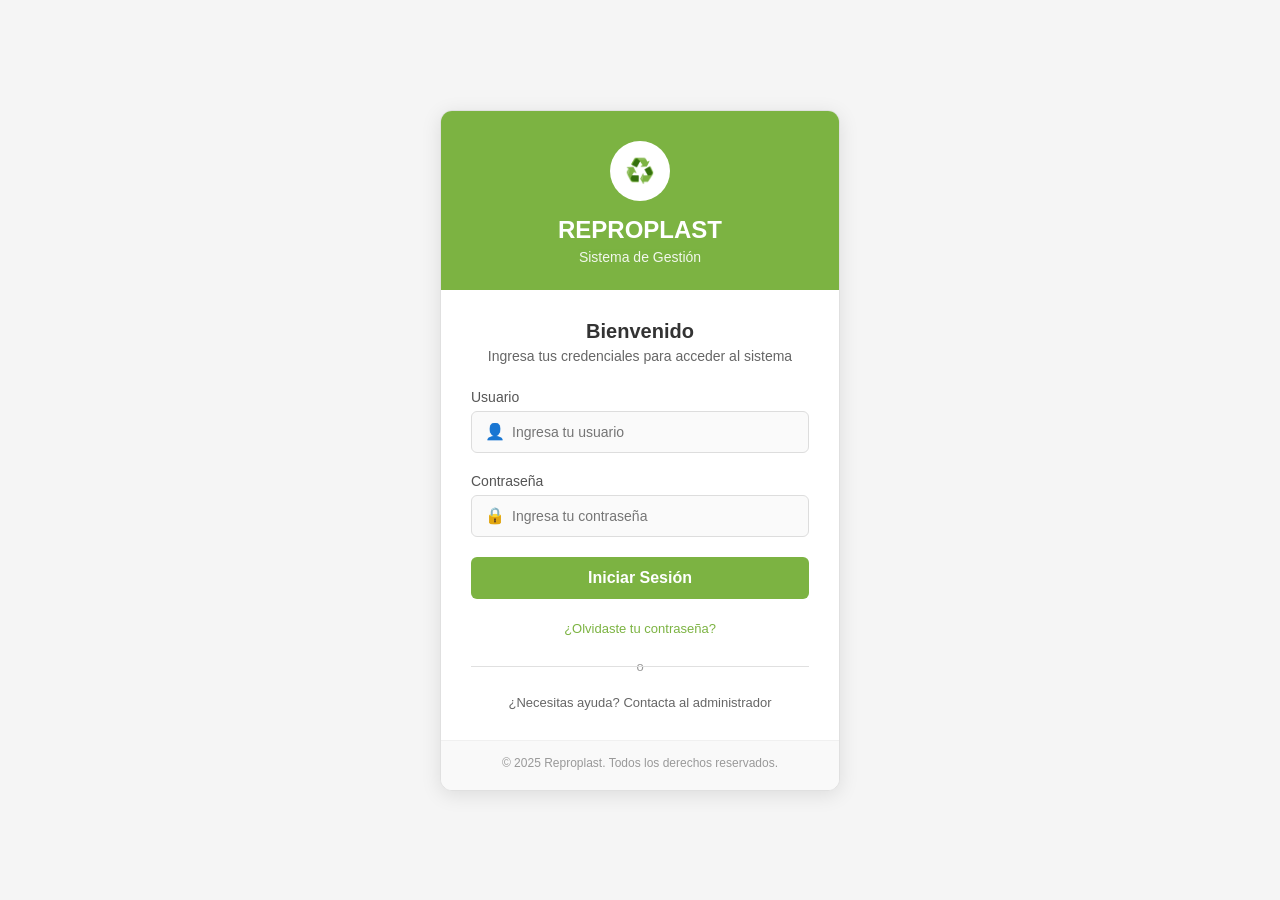
<file: login.html>
<!DOCTYPE html>
<html lang="es">
<head>
    <meta charset="UTF-8">
    <meta name="viewport" content="width=device-width, initial-scale=1.0">
    <title>Reproplast - Iniciar Sesión</title>
    <style>
        * {
            margin: 0;
            padding: 0;
            box-sizing: border-box;
        }

        body {
            font-family: 'Segoe UI', Tahoma, Geneva, Verdana, sans-serif;
            background: #f5f5f5;
            min-height: 100vh;
            display: flex;
            align-items: center;
            justify-content: center;
            margin: 0;
            padding: 20px;
        }

        /* Contenedor principal del login */
        .login-container {
            background: white;
            border-radius: 12px;
            box-shadow: 0 4px 20px rgba(0, 0, 0, 0.1);
            width: 100%;
            max-width: 400px;
            overflow: hidden;
            border: 1px solid #e0e0e0;
        }

        /* Header del login */
        .login-header {
            background: #7cb342;
            padding: 30px 30px 25px;
            text-align: center;
            color: white;
        }

        .logo {
            width: 60px;
            height: 60px;
            background: white;
            border-radius: 50%;
            margin: 0 auto 15px;
            display: flex;
            align-items: center;
            justify-content: center;
            font-size: 24px;
        }

        .company-name {
            font-size: 24px;
            font-weight: 600;
            margin: 0;
        }

        .company-tagline {
            font-size: 14px;
            opacity: 0.9;
            margin-top: 5px;
        }

        /* Formulario */
        .login-form {
            padding: 30px;
        }

        .welcome-text {
            text-align: center;
            margin-bottom: 25px;
        }

        .welcome-title {
            color: #333;
            font-size: 20px;
            font-weight: 600;
            margin-bottom: 5px;
        }

        .welcome-subtitle {
            color: #666;
            font-size: 14px;
        }

        .form-group {
            margin-bottom: 20px;
            position: relative;
        }

        .form-label {
            display: block;
            color: #555;
            font-size: 14px;
            font-weight: 500;
            margin-bottom: 6px;
        }

        .form-input {
            width: 100%;
            padding: 12px 16px 12px 40px;
            border: 1px solid #ddd;
            border-radius: 6px;
            font-size: 14px;
            background: #fafafa;
            transition: all 0.2s ease;
            outline: none;
        }

        .form-input:focus {
            border-color: #7cb342;
            background: white;
            box-shadow: 0 0 0 2px rgba(124, 179, 66, 0.1);
        }

        .input-icon {
            position: absolute;
            left: 14px;
            top: 50%;
            transform: translateY(-50%);
            color: #999;
            font-size: 16px;
            margin-top: 10px;
        }

        .form-input:focus + .input-icon {
            color: #7cb342;
        }

        /* Botón de login */
        .login-btn {
            width: 100%;
            padding: 12px;
            background: #7cb342;
            color: white;
            border: none;
            border-radius: 6px;
            font-size: 16px;
            font-weight: 600;
            cursor: pointer;
            transition: background 0.2s ease;
        }

        .login-btn:hover {
            background: #6a9c37;
        }

        .login-btn:active {
            background: #5d8a30;
        }

        /* Opciones adicionales */
        .login-options {
            margin-top: 20px;
            text-align: center;
        }

        .forgot-password {
            color: #7cb342;
            text-decoration: none;
            font-size: 13px;
            transition: color 0.2s ease;
        }

        .forgot-password:hover {
            color: #6a9c37;
            text-decoration: underline;
        }

        .divider {
            margin: 20px 0;
            text-align: center;
            position: relative;
        }

        .divider::before {
            content: '';
            position: absolute;
            top: 50%;
            left: 0;
            right: 0;
            height: 1px;
            background: #e0e0e0;
        }

        .divider span {
            background: white;
            padding: 0 12px;
            color: #999;
            font-size: 13px;
        }

        /* Mensaje de error */
        .error-message {
            background: #ffebee;
            color: #c62828;
            padding: 10px 12px;
            border-radius: 4px;
            font-size: 14px;
            margin-bottom: 15px;
            border-left: 3px solid #f44336;
            display: none;
        }

        .error-message.show {
            display: block;
        }

        /* Footer */
        .login-footer {
            text-align: center;
            padding: 15px 30px 20px;
            color: #999;
            font-size: 12px;
            background: #f9f9f9;
            border-top: 1px solid #f0f0f0;
        }

        /* Responsive */
        @media (max-width: 480px) {
            body {
                padding: 10px;
            }
            
            .login-container {
                margin: 0;
            }

            .login-header {
                padding: 25px 20px 20px;
            }

            .company-name {
                font-size: 20px;
            }

            .login-form {
                padding: 25px 20px;
            }

            .welcome-title {
                font-size: 18px;
            }
        }

        /* Loading state */
        .login-btn.loading {
            pointer-events: none;
            opacity: 0.7;
            position: relative;
        }

        .login-btn.loading::after {
            content: '';
            position: absolute;
            top: 50%;
            left: 50%;
            width: 16px;
            height: 16px;
            margin: -8px 0 0 -8px;
            border: 2px solid transparent;
            border-top: 2px solid white;
            border-radius: 50%;
            animation: spin 1s linear infinite;
        }

        @keyframes spin {
            0% { transform: rotate(0deg); }
            100% { transform: rotate(360deg); }
        }
    </style>
</head>
<body>
    <!-- Contenedor principal del login -->
    <div class="login-container">
        <!-- Header con logo -->
        <div class="login-header">
            <div class="logo">♻️</div>
            <h1 class="company-name">REPROPLAST</h1>
            <p class="company-tagline">Sistema de Gestión</p>
        </div>

        <!-- Formulario de login -->
        <div class="login-form">
            <div class="welcome-text">
                <h2 class="welcome-title">Bienvenido</h2>
                <p class="welcome-subtitle">Ingresa tus credenciales para acceder al sistema</p>
            </div>

            <!-- Mensaje de error -->
            <div class="error-message" id="errorMessage">
                Usuario o contraseña incorrectos. Por favor, intenta de nuevo.
            </div>

            <form id="loginForm">
                <div class="form-group">
                    <label class="form-label" for="username">Usuario</label>
                    <input 
                        type="text" 
                        id="username" 
                        class="form-input" 
                        placeholder="Ingresa tu usuario"
                        required
                        autocomplete="username"
                    >
                    <span class="input-icon">👤</span>
                </div>

                <div class="form-group">
                    <label class="form-label" for="password">Contraseña</label>
                    <input 
                        type="password" 
                        id="password" 
                        class="form-input" 
                        placeholder="Ingresa tu contraseña"
                        required
                        autocomplete="current-password"
                    >
                    <span class="input-icon">🔒</span>
                </div>

                <button type="submit" class="login-btn" id="loginBtn">
                    Iniciar Sesión
                </button>
            </form>

            <div class="login-options">
                <a href="#" class="forgot-password">¿Olvidaste tu contraseña?</a>
            </div>

            <div class="divider">
                <span>o</span>
            </div>

            <div class="login-options">
                <p style="color: #666; font-size: 13px;">
                    ¿Necesitas ayuda? Contacta al administrador
                </p>
            </div>
        </div>

        <!-- Footer -->
        <div class="login-footer">
            <p>&copy; 2025 Reproplast. Todos los derechos reservados.</p>
        </div>
    </div>

    <script>
        // Manejo del formulario de login
        document.getElementById('loginForm').addEventListener('submit', function(e) {
            e.preventDefault();
            
            const username = document.getElementById('username').value;
            const password = document.getElementById('password').value;
            const loginBtn = document.getElementById('loginBtn');
            const errorMessage = document.getElementById('errorMessage');
            
            // Ocultar mensaje de error
            errorMessage.classList.remove('show');
            
            // Mostrar estado de carga
            loginBtn.classList.add('loading');
            loginBtn.textContent = '';
            
            // Simular proceso de autenticación
            setTimeout(() => {
                // Aquí iría la lógica real de autenticación
                // Por ahora, cualquier combinación válida redirige al sistema
                if (username.trim() && password.trim()) {
                    // Credenciales demo (puedes cambiarlas)
                    if (username === 'admin' && password === 'admin123') {
                        // Redireccionar al sistema principal
                        window.location.href = 'reproplast-sidebar-system.html';
                    } else {
                        // Mostrar error
                        showError();
                    }
                } else {
                    showError();
                }
            }, 800);
            
            function showError() {
                loginBtn.classList.remove('loading');
                loginBtn.textContent = 'Iniciar Sesión';
                errorMessage.classList.add('show');
            }
        });

        // Efecto de focus en inputs
        const inputs = document.querySelectorAll('.form-input');
        inputs.forEach(input => {
            input.addEventListener('focus', function() {
                this.parentElement.classList.add('focused');
            });
            
            input.addEventListener('blur', function() {
                this.parentElement.classList.remove('focused');
            });
        });

        // Validación en tiempo real
        document.getElementById('username').addEventListener('input', function() {
            document.getElementById('errorMessage').classList.remove('show');
        });

        document.getElementById('password').addEventListener('input', function() {
            document.getElementById('errorMessage').classList.remove('show');
        });

        // Tecla Enter para enviar formulario
        document.addEventListener('keypress', function(e) {
            if (e.key === 'Enter') {
                document.getElementById('loginForm').dispatchEvent(new Event('submit'));
            }
        });
    </script>
</body>
</html>
</file>
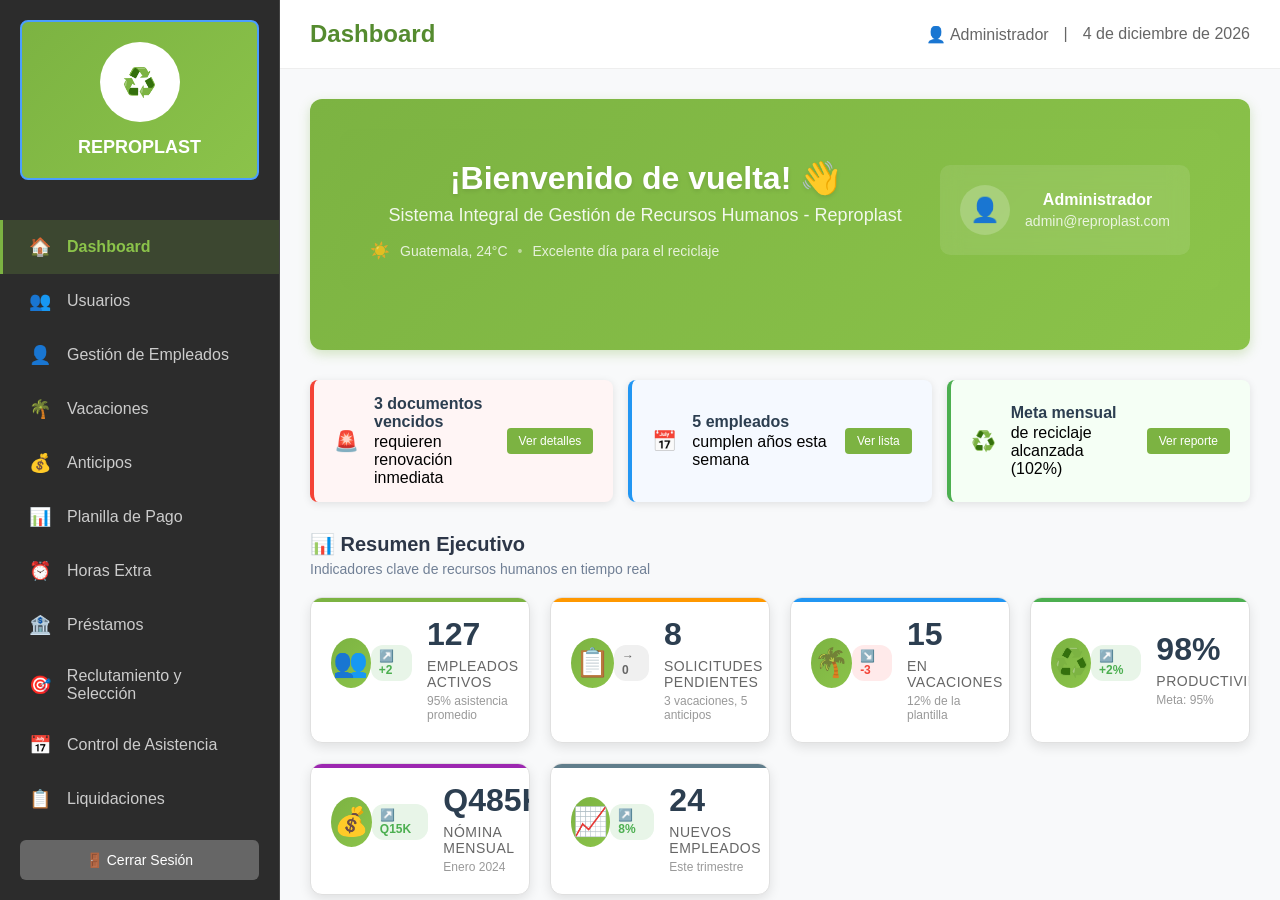
<file: reproplast-sidebar-system.html>
<!DOCTYPE html>
<html lang="es">
<head>
    <meta charset="UTF-8">
    <meta name="viewport" content="width=device-width, initial-scale=1.0">
    <title>Reproplast - Sistema de Gestión</title>
    <style>
        * {
            margin: 0;
            padding: 0;
            box-sizing: border-box;
        }

        body {
            font-family: 'Segoe UI', Tahoma, Geneva, Verdana, sans-serif;
            background: #2c2c2c;
            height: 100vh;
            overflow: hidden;
        }

        .container {
            display: flex;
            height: 100vh;
        }

        /* SIDEBAR */
        .sidebar {
            width: 280px;
            background: #2c2c2c;
            padding: 0;
            display: flex;
            flex-direction: column;
            border-right: 1px solid #444;
        }

        .sidebar-header {
            background: linear-gradient(135deg, #7cb342, #8bc34a);
            padding: 20px;
            text-align: center;
            border: 2px solid #4a9eff;
            margin: 20px;
            border-radius: 8px;
        }

        .logo {
            width: 80px;
            height: 80px;
            background: white;
            border-radius: 50%;
            margin: 0 auto 15px auto;
            display: flex;
            align-items: center;
            justify-content: center;
            position: relative;
        }

        .logo::before {
            content: '♻️';
            font-size: 28px;
            position: absolute;
            left: 50%;
            top: 50%;
            transform: translate(-50%, -50%);
        }

        .logo::after {
            content: '';
        }

        .company-name {
            color: white;
            font-size: 18px;
            font-weight: 600;
            margin-top: 10px;
        }

        .sidebar-menu {
            flex: 1;
            padding: 20px 0;
            overflow-y: auto;
        }

        .menu-item {
            display: flex;
            align-items: center;
            padding: 15px 25px;
            color: #ccc;
            text-decoration: none;
            transition: all 0.3s ease;
            cursor: pointer;
            border-left: 3px solid transparent;
        }

        .menu-item:hover {
            background: rgba(124, 179, 66, 0.1);
            color: #8bc34a;
            border-left-color: #8bc34a;
        }

        .menu-item.active {
            background: rgba(124, 179, 66, 0.2);
            color: #8bc34a;
            border-left-color: #7cb342;
            font-weight: 600;
        }

        .menu-icon {
            width: 24px;
            height: 24px;
            margin-right: 15px;
            font-size: 18px;
            display: flex;
            align-items: center;
            justify-content: center;
        }

        .logout-btn {
            margin: 20px;
            padding: 12px;
            background: #666;
            color: white;
            border: none;
            border-radius: 6px;
            cursor: pointer;
            transition: background 0.3s ease;
            font-size: 14px;
        }

        .logout-btn:hover {
            background: #555;
        }

        /* MAIN CONTENT */
        .main-content {
            flex: 1;
            background: white;
            display: flex;
            flex-direction: column;
        }

        .top-header {
            background: white;
            padding: 20px 30px;
            border-bottom: 1px solid #eee;
            display: flex;
            justify-content: space-between;
            align-items: center;
        }

        .page-title {
            font-size: 24px;
            font-weight: 600;
            color: #558b2f;
        }

        .user-info {
            display: flex;
            align-items: center;
            gap: 15px;
            color: #666;
        }

        .content-area {
            flex: 1;
            padding: 30px;
            overflow-y: auto;
            background: #f8f9fa;
        }

        .modules-grid {
            display: grid;
            grid-template-columns: repeat(auto-fit, minmax(250px, 1fr));
            gap: 20px;
            margin-bottom: 30px;
        }

        .module-card {
            background: white;
            border-radius: 12px;
            padding: 20px;
            box-shadow: 0 2px 10px rgba(0, 0, 0, 0.1);
            transition: all 0.3s ease;
            cursor: pointer;
            border-left: 4px solid #7cb342;
        }

        .module-card:hover {
            transform: translateY(-5px);
            box-shadow: 0 8px 25px rgba(124, 179, 66, 0.15);
        }

        .module-header {
            display: flex;
            align-items: center;
            margin-bottom: 15px;
        }

        .module-card-icon {
            width: 40px;
            height: 40px;
            border-radius: 8px;
            background: linear-gradient(135deg, #7cb342, #8bc34a);
            display: flex;
            align-items: center;
            justify-content: center;
            color: white;
            font-size: 18px;
            margin-right: 15px;
        }

        .module-title {
            font-size: 16px;
            font-weight: 600;
            color: #2d3748;
        }

        .module-description {
            color: #718096;
            font-size: 14px;
            line-height: 1.4;
        }

        .welcome-section {
            background: linear-gradient(135deg, #7cb342, #8bc34a);
            color: white;
            padding: 30px;
            border-radius: 12px;
            margin-bottom: 30px;
            text-align: center;
        }

        .welcome-title {
            font-size: 28px;
            font-weight: 700;
            margin-bottom: 10px;
        }

        .welcome-subtitle {
            font-size: 16px;
            opacity: 0.9;
        }

        /* Estadísticas */
        .stats-grid {
            display: grid;
            grid-template-columns: repeat(auto-fit, minmax(200px, 1fr));
            gap: 20px;
            margin-bottom: 40px;
        }

        .stat-card {
            background: white;
            border-radius: 12px;
            padding: 20px;
            box-shadow: 0 2px 10px rgba(0, 0, 0, 0.1);
            display: flex;
            align-items: center;
            gap: 15px;
            border-left: 4px solid #7cb342;
        }

        .stat-icon {
            width: 50px;
            height: 50px;
            background: linear-gradient(135deg, #7cb342, #8bc34a);
            border-radius: 50%;
            display: flex;
            align-items: center;
            justify-content: center;
            font-size: 20px;
            color: white;
        }

        .stat-content {
            flex: 1;
        }

        .stat-number {
            font-size: 24px;
            font-weight: 700;
            color: #2d3748;
            margin-bottom: 5px;
        }

        .stat-label {
            color: #718096;
            font-size: 14px;
        }

        /* Títulos de sección */
        .section-title {
            margin-bottom: 20px;
        }

        .section-title h2 {
            color: #2d3748;
            font-size: 20px;
            font-weight: 600;
            margin-bottom: 5px;
        }

        .section-title p {
            color: #718096;
            font-size: 14px;
        }

        /* Mejoras a las tarjetas de módulos */
        .module-card.priority {
            border-left-color: #2196F3;
            position: relative;
        }

        .module-card.priority::before {
            content: "⭐";
            position: absolute;
            top: 15px;
            right: 15px;
            font-size: 12px;
        }

        .module-status {
            margin-top: 10px;
            padding: 4px 8px;
            border-radius: 12px;
            font-size: 11px;
            font-weight: 600;
            text-align: center;
        }

        .module-status.available {
            background: #e8f5e8;
            color: #2e7d32;
        }

        .module-status.development {
            background: #fff3e0;
            color: #f57c00;
        }

        /* Accesos rápidos */
        .quick-actions {
            display: grid;
            grid-template-columns: repeat(auto-fit, minmax(250px, 1fr));
            gap: 15px;
            margin-bottom: 30px;
        }

        .quick-action-card {
            background: white;
            border-radius: 8px;
            padding: 15px;
            box-shadow: 0 2px 8px rgba(0, 0, 0, 0.08);
            display: flex;
            align-items: center;
            gap: 12px;
            cursor: pointer;
            transition: all 0.3s ease;
            border: 1px solid #e2e8f0;
        }

        .quick-action-card:hover {
            transform: translateY(-2px);
            box-shadow: 0 4px 15px rgba(124, 179, 66, 0.15);
            border-color: #7cb342;
        }

        .quick-icon {
            width: 35px;
            height: 35px;
            background: #f8f9fa;
            border-radius: 8px;
            display: flex;
            align-items: center;
            justify-content: center;
            font-size: 16px;
            color: #7cb342;
        }

        .quick-text {
            flex: 1;
        }

        .quick-title {
            font-size: 14px;
            font-weight: 600;
            color: #2d3748;
            margin-bottom: 2px;
        }

        .quick-desc {
            font-size: 12px;
            color: #718096;
        }

        /* Modales y Formularios */
        .modal {
            display: none;
            position: fixed;
            z-index: 2000;
            left: 0;
            top: 0;
            width: 100%;
            height: 100%;
            background-color: rgba(0, 0, 0, 0.5);
            backdrop-filter: blur(2px);
        }

        .modal-content {
            background-color: white;
            margin: 2% auto;
            padding: 0;
            border-radius: 12px;
            width: 90%;
            max-width: 1000px;
            max-height: 95vh;
            overflow-y: auto;
            box-shadow: 0 10px 30px rgba(0, 0, 0, 0.3);
        }

        .modal-header {
            background: linear-gradient(135deg, #7cb342, #8bc34a);
            color: white;
            padding: 20px 30px;
            border-radius: 12px 12px 0 0;
            display: flex;
            justify-content: space-between;
            align-items: center;
        }

        .modal-title {
            font-size: 20px;
            font-weight: 600;
            margin: 0;
        }

        .close {
            background: none;
            border: none;
            color: white;
            font-size: 24px;
            cursor: pointer;
            padding: 0;
            width: 30px;
            height: 30px;
            display: flex;
            align-items: center;
            justify-content: center;
            border-radius: 50%;
            transition: background 0.3s;
        }

        .close:hover {
            background: rgba(255, 255, 255, 0.2);
        }

        .modal-body {
            padding: 30px;
        }

        .form-grid {
            display: grid;
            grid-template-columns: repeat(auto-fit, minmax(300px, 1fr));
            gap: 20px;
            margin-bottom: 25px;
        }

        .form-group {
            margin-bottom: 20px;
        }

        .form-label {
            display: block;
            margin-bottom: 8px;
            font-weight: 600;
            color: #2d3748;
            font-size: 14px;
        }

        .form-input {
            width: 100%;
            padding: 12px;
            border: 1px solid #ddd;
            border-radius: 6px;
            font-size: 14px;
            transition: border-color 0.3s;
        }

        .form-input:focus {
            border-color: #7cb342;
            outline: none;
            box-shadow: 0 0 0 3px rgba(124, 179, 66, 0.1);
        }

        .form-select {
            width: 100%;
            padding: 12px;
            border: 1px solid #ddd;
            border-radius: 6px;
            font-size: 14px;
            background: white;
            cursor: pointer;
        }

        .form-textarea {
            width: 100%;
            padding: 12px;
            border: 1px solid #ddd;
            border-radius: 6px;
            font-size: 14px;
            resize: vertical;
            min-height: 100px;
        }

        .form-section {
            background: #f8f9fa;
            padding: 20px;
            border-radius: 8px;
            margin-bottom: 25px;
        }

        .form-section-title {
            font-size: 16px;
            font-weight: 600;
            color: #2d3748;
            margin-bottom: 15px;
            display: flex;
            align-items: center;
            gap: 8px;
        }

        .button-group {
            display: flex;
            gap: 15px;
            justify-content: flex-end;
            margin-top: 30px;
            padding-top: 20px;
            border-top: 1px solid #eee;
        }

        .btn {
            padding: 12px 24px;
            border: none;
            border-radius: 6px;
            font-size: 14px;
            font-weight: 600;
            cursor: pointer;
            transition: all 0.3s;
        }

        .btn-primary {
            background: #7cb342;
            color: white;
        }

        .btn-primary:hover {
            background: #689f38;
        }

        .btn-secondary {
            background: #6c757d;
            color: white;
        }

        .btn-secondary:hover {
            background: #5a6268;
        }

        .btn-danger {
            background: #dc3545;
            color: white;
        }

        .btn-danger:hover {
            background: #c82333;
        }

        /* Estilos específicos para el módulo de vacaciones */
        .vacation-header {
            background: linear-gradient(135deg, #4CAF50, #66BB6A);
            color: white;
            padding: 25px;
            border-radius: 12px;
            margin-bottom: 25px;
        }

        .vacation-stats {
            display: grid;
            grid-template-columns: repeat(auto-fit, minmax(250px, 1fr));
            gap: 20px;
            margin-bottom: 30px;
        }

        .vacation-stat-card {
            background: white;
            padding: 20px;
            border-radius: 12px;
            box-shadow: 0 2px 10px rgba(0,0,0,0.1);
            transition: transform 0.3s ease;
        }

        .vacation-stat-card:hover {
            transform: translateY(-5px);
        }

        .vacation-filters {
            background: white;
            padding: 20px;
            border-radius: 12px;
            box-shadow: 0 2px 10px rgba(0,0,0,0.1);
            margin-bottom: 25px;
        }

        .vacation-table-container {
            background: white;
            border-radius: 12px;
            box-shadow: 0 2px 10px rgba(0,0,0,0.1);
            overflow: hidden;
        }

        .vacation-table {
            width: 100%;
            border-collapse: collapse;
        }

        .vacation-table th {
            background: #f8f9fa;
            padding: 15px;
            text-align: left;
            border-bottom: 1px solid #dee2e6;
            font-weight: 600;
            color: #495057;
        }

        .vacation-table td {
            padding: 12px;
            border-bottom: 1px solid #dee2e6;
        }

        .vacation-table tr:hover {
            background: #f8f9fa;
        }

        .vacation-status {
            padding: 4px 12px;
            border-radius: 12px;
            font-size: 12px;
            font-weight: 600;
            text-align: center;
            display: inline-block;
            min-width: 80px;
        }

        .vacation-status.pendiente {
            background: #fff3e0;
            color: #f57c00;
        }

        .vacation-status.aprobada {
            background: #e8f5e8;
            color: #2e7d32;
        }

        .vacation-status.rechazada {
            background: #ffebee;
            color: #c62828;
        }

        .vacation-status.en-vacaciones {
            background: #e3f2fd;
            color: #1976d2;
        }

        .vacation-status.finalizada {
            background: #f3e5f5;
            color: #7b1fa2;
        }

        .vacation-action-btn {
            border: none;
            padding: 10px;
            border-radius: 8px;
            cursor: pointer;
            margin: 0 2px;
            font-size: 12px;
            font-weight: 600;
            transition: all 0.3s ease;
            min-width: 35px;
            height: 35px;
            display: flex;
            align-items: center;
            justify-content: center;
            box-shadow: 0 2px 4px rgba(0,0,0,0.1);
        }

        .vacation-action-btn:hover {
            transform: translateY(-2px);
            box-shadow: 0 4px 8px rgba(0,0,0,0.2);
        }

        .vacation-action-btn.approve {
            background: #4CAF50;
            color: white;
        }

        .vacation-action-btn.approve:hover {
            background: #388E3C;
        }

        .vacation-action-btn.reject {
            background: #f44336;
            color: white;
        }

        .vacation-action-btn.reject:hover {
            background: #d32f2f;
        }

        .vacation-action-btn.view {
            background: #2196F3;
            color: white;
        }

        .vacation-action-btn.view:hover {
            background: #1976D2;
        }

        .vacation-action-btn.modify {
            background: #FF9800;
            color: white;
        }

        .vacation-action-btn.modify:hover {
            background: #F57C00;
        }

        .vacation-action-btn.contact {
            background: #9C27B0;
            color: white;
        }

        .vacation-action-btn.contact:hover {
            background: #7B1FA2;
        }

        .vacation-action-btn.reprocess {
            background: #009688;
            color: white;
        }

        .vacation-action-btn.reprocess:hover {
            background: #00796B;
        }

        .vacation-action-btn.certificate {
            background: #795548;
            color: white;
        }

        .vacation-action-btn.certificate:hover {
            background: #5D4037;
        }

        /* Estilos específicos para el módulo de anticipos */
        .advance-action-btn {
            border: none;
            padding: 10px;
            border-radius: 8px;
            cursor: pointer;
            margin: 0 2px;
            font-size: 12px;
            font-weight: 600;
            transition: all 0.3s ease;
            min-width: 35px;
            height: 35px;
            display: flex;
            align-items: center;
            justify-content: center;
            box-shadow: 0 2px 4px rgba(0,0,0,0.1);
        }

        .advance-action-btn:hover {
            transform: translateY(-2px);
            box-shadow: 0 4px 8px rgba(0,0,0,0.2);
        }

        .advance-action-btn.approve {
            background: #4CAF50;
            color: white;
        }

        .advance-action-btn.approve:hover {
            background: #388E3C;
        }

        .advance-action-btn.reject {
            background: #f44336;
            color: white;
        }

        .advance-action-btn.reject:hover {
            background: #d32f2f;
        }

        .advance-action-btn.view {
            background: #2196F3;
            color: white;
        }

        .advance-action-btn.view:hover {
            background: #1976D2;
        }

        .advance-action-btn.pay {
            background: #FF5722;
            color: white;
        }

        .advance-action-btn.pay:hover {
            background: #E64A19;
        }

        .advance-action-btn.modify {
            background: #FF9800;
            color: white;
        }

        .advance-action-btn.modify:hover {
            background: #F57C00;
        }

        .advance-action-btn.schedule {
            background: #673AB7;
            color: white;
        }

        .advance-action-btn.schedule:hover {
            background: #512DA8;
        }

        .advance-action-btn.reprocess {
            background: #009688;
            color: white;
        }

        .advance-action-btn.reprocess:hover {
            background: #00796B;
        }

        .advance-action-btn.certificate {
            background: #795548;
            color: white;
        }

        .advance-action-btn.certificate:hover {
            background: #5D4037;
        }

        .advance-header {
            background: linear-gradient(135deg, #FF9800, #FFB74D);
            color: white;
            padding: 25px;
            border-radius: 12px;
            margin-bottom: 25px;
        }

        .advance-stats {
            display: grid;
            grid-template-columns: repeat(auto-fit, minmax(250px, 1fr));
            gap: 20px;
            margin-bottom: 30px;
        }

        .advance-stat-card {
            background: white;
            padding: 20px;
            border-radius: 12px;
            box-shadow: 0 2px 10px rgba(0,0,0,0.1);
            transition: transform 0.3s ease;
        }

        .advance-stat-card:hover {
            transform: translateY(-5px);
        }

        .advance-filters {
            background: white;
            padding: 20px;
            border-radius: 12px;
            box-shadow: 0 2px 10px rgba(0,0,0,0.1);
            margin-bottom: 25px;
        }

        .advance-table-container {
            background: white;
            border-radius: 12px;
            box-shadow: 0 2px 10px rgba(0,0,0,0.1);
            overflow: hidden;
        }

        .advance-status {
            padding: 4px 12px;
            border-radius: 12px;
            font-size: 12px;
            font-weight: 600;
            text-align: center;
            display: inline-block;
            min-width: 80px;
        }

        .advance-status.pendiente {
            background: #fff3e0;
            color: #f57c00;
        }

        .advance-status.aprobado {
            background: #e8f5e8;
            color: #2e7d32;
        }

        .advance-status.rechazado {
            background: #ffebee;
            color: #c62828;
        }

        .advance-status.pagado {
            background: #e3f2fd;
            color: #1976d2;
        }

        .advance-status.en-descuento {
            background: #e3f2fd;
            color: #1976d2;
        }

        .advance-status.completado {
            background: #f3e5f5;
            color: #7b1fa2;
        }

        .vacation-calendar {
            background: white;
            border-radius: 8px;
            overflow: hidden;
            border: 1px solid #ddd;
            min-height: 400px;
        }

        .vacation-modal-content {
            max-height: 80vh;
            overflow-y: auto;
        }

        .vacation-form-grid {
            display: grid;
            grid-template-columns: repeat(auto-fit, minmax(300px, 1fr));
            gap: 20px;
            margin-bottom: 25px;
        }

        .vacation-legend {
            display: flex;
            gap: 20px;
            margin-top: 10px;
        }

        .vacation-legend-item {
            display: flex;
            align-items: center;
            gap: 5px;
        }

        .vacation-legend-color {
            width: 20px;
            height: 20px;
            border-radius: 4px;
        }

        .vacation-details-grid {
            display: grid;
            grid-template-columns: repeat(auto-fit, minmax(300px, 1fr));
            gap: 20px;
        }

        .vacation-detail-section {
            background: #f8f9fa;
            padding: 15px;
            border-radius: 8px;
        }

        .vacation-detail-section h4 {
            color: #2d3748;
            margin-bottom: 15px;
            font-size: 16px;
        }

        .vacation-detail-section p {
            margin: 8px 0;
            color: #666;
        }

        .vacation-detail-section strong {
            color: #2d3748;
        }

        .info-card {
            background: white;
            border-radius: 8px;
            padding: 20px;
            margin-bottom: 20px;
            box-shadow: 0 2px 8px rgba(0, 0, 0, 0.1);
        }

        .info-header {
            display: flex;
            align-items: center;
            gap: 15px;
            margin-bottom: 15px;
        }

        .profile-photo {
            width: 80px;
            height: 80px;
            border-radius: 50%;
            background: linear-gradient(135deg, #7cb342, #8bc34a);
            display: flex;
            align-items: center;
            justify-content: center;
            color: white;
            font-size: 24px;
            font-weight: bold;
        }

        .info-details {
            flex: 1;
        }

        .employee-name {
            font-size: 20px;
            font-weight: 600;
            color: #2d3748;
            margin-bottom: 5px;
        }

        .employee-title {
            color: #666;
            font-size: 14px;
            margin-bottom: 5px;
        }

        .status-badge {
            display: inline-block;
            padding: 4px 12px;
            border-radius: 12px;
            font-size: 12px;
            font-weight: 600;
        }

        .status-active {
            background: #e8f5e8;
            color: #2e7d32;
        }

        .status-inactive {
            background: #ffebee;
            color: #c62828;
        }

        .status-vacation {
            background: #fff3e0;
            color: #f57c00;
        }

        .tabs {
            display: flex;
            border-bottom: 1px solid #ddd;
            margin-bottom: 20px;
        }

        .tab {
            padding: 12px 20px;
            background: none;
            border: none;
            cursor: pointer;
            font-size: 14px;
            font-weight: 600;
            color: #666;
            border-bottom: 2px solid transparent;
            transition: all 0.3s;
        }

        .tab.active {
            color: #7cb342;
            border-bottom-color: #7cb342;
        }

        .tab-content {
            display: none;
        }

        .tab-content.active {
            display: block;
        }

        .document-list {
            display: grid;
            grid-template-columns: repeat(auto-fill, minmax(200px, 1fr));
            gap: 15px;
        }

        .document-item {
            background: #f8f9fa;
            padding: 15px;
            border-radius: 8px;
            text-align: center;
            cursor: pointer;
            transition: all 0.3s;
            border: 1px solid #eee;
        }

        .document-item:hover {
            background: #e9ecef;
            transform: translateY(-2px);
        }

        .document-icon {
            font-size: 24px;
            margin-bottom: 8px;
        }

        .document-name {
            font-size: 12px;
            color: #666;
            font-weight: 600;
        }
        
        /* Estilos para modales de documentos */
        .document-categories {
            display: grid;
            gap: 20px;
            margin-bottom: 30px;
        }
        
        .document-category {
            border: 1px solid #e0e0e0;
            border-radius: 8px;
            padding: 20px;
            background: #fafafa;
        }
        
        .document-category h3 {
            margin: 0 0 15px 0;
            color: #2c3e50;
            font-size: 16px;
        }
        
        .document-list {
            display: flex;
            flex-direction: column;
            gap: 10px;
        }
        
        .document-item {
            display: flex;
            justify-content: space-between;
            align-items: center;
            padding: 12px;
            background: white;
            border: 1px solid #e0e0e0;
            border-radius: 6px;
        }
        
        .document-info {
            display: flex;
            flex-direction: column;
            gap: 4px;
            flex: 1;
        }
        
        .document-name {
            font-weight: 600;
            color: #2c3e50;
        }
        
        .document-status {
            font-size: 12px;
            padding: 2px 8px;
            border-radius: 4px;
            width: fit-content;
        }
        
        .document-status.uploaded {
            background: #4caf50;
            color: white;
        }
        
        .document-status.pending {
            background: #ff9800;
            color: white;
        }
        
        .document-status.expired {
            background: #f44336;
            color: white;
        }
        
        .document-date {
            font-size: 12px;
            color: #666;
        }
        
        .document-actions {
            display: flex;
            gap: 8px;
        }
        
        .document-actions button {
            padding: 6px 12px;
            border: none;
            border-radius: 4px;
            cursor: pointer;
            font-size: 12px;
            font-weight: 500;
        }
        
        .btn-view {
            background: #2196f3;
            color: white;
        }
        
        .btn-download {
            background: #4caf50;
            color: white;
        }
        
        .btn-replace, .btn-add {
            background: #ff9800;
            color: white;
        }
        
        .btn-upload {
            background: #9c27b0;
            color: white;
        }
        
        .btn-upload.urgent {
            background: #f44336;
            animation: pulse 2s infinite;
        }
        
        @keyframes pulse {
            0% { box-shadow: 0 0 0 0 rgba(244, 67, 54, 0.7); }
            70% { box-shadow: 0 0 0 10px rgba(244, 67, 54, 0); }
            100% { box-shadow: 0 0 0 0 rgba(244, 67, 54, 0); }
        }
        
        .upload-zone {
            border: 2px dashed #7cb342;
            border-radius: 8px;
            padding: 20px;
            text-align: center;
            background: #f8fff8;
        }
        
        .upload-area {
            position: relative;
        }
        
        .upload-area input[type="file"] {
            position: absolute;
            opacity: 0;
            width: 100%;
            height: 100%;
            cursor: pointer;
        }
        
        .upload-area label {
            display: block;
            padding: 40px 20px;
            background: white;
            border: 2px dashed #7cb342;
            border-radius: 6px;
            cursor: pointer;
            color: #7cb342;
            font-weight: 600;
            transition: all 0.3s ease;
        }
        
        .upload-area label:hover {
            background: #f0f8e8;
            border-color: #5a9a2f;
        }
        
        .upload-info {
            margin-top: 10px;
            font-size: 12px;
            color: #666;
        }
        
        /* Estilos para modales biométricos */
        .biometric-tabs {
            display: flex;
            border-bottom: 1px solid #e0e0e0;
            margin-bottom: 20px;
        }
        
        .biometric-tabs .tab {
            padding: 12px 24px;
            border: none;
            background: none;
            cursor: pointer;
            border-bottom: 3px solid transparent;
            font-weight: 500;
            color: #666;
            transition: all 0.3s ease;
        }
        
        .biometric-tabs .tab.active {
            color: #7cb342;
            border-bottom-color: #7cb342;
        }
        
        .fingerprint-grid {
            display: grid;
            grid-template-columns: repeat(auto-fit, minmax(150px, 1fr));
            gap: 15px;
            margin: 20px 0;
        }
        
        .finger-item {
            text-align: center;
            padding: 15px;
            border: 1px solid #e0e0e0;
            border-radius: 8px;
            background: white;
        }
        
        .finger-icon {
            font-size: 24px;
            margin-bottom: 8px;
        }
        
        .finger-status {
            font-size: 12px;
            padding: 4px 8px;
            border-radius: 4px;
            margin-top: 8px;
            display: inline-block;
        }
        
        .finger-status.registered {
            background: #4caf50;
            color: white;
        }
        
        .finger-status.not-registered {
            background: #f44336;
            color: white;
        }
        
        .biometric-actions {
            display: flex;
            gap: 10px;
            justify-content: center;
            margin-top: 20px;
        }
        
        .access-filters {
            display: flex;
            align-items: center;
            gap: 10px;
            margin-bottom: 20px;
            flex-wrap: wrap;
        }
        
        .access-filters input,
        .access-filters select {
            padding: 8px 12px;
            border: 1px solid #ddd;
            border-radius: 4px;
        }
        
        .permissions-grid {
            display: flex;
            flex-direction: column;
            gap: 15px;
            margin: 20px 0;
        }
        
        .permission-item {
            display: flex;
            justify-content: space-between;
            align-items: center;
            padding: 15px;
            border: 1px solid #e0e0e0;
            border-radius: 6px;
            background: white;
        }
        
        .permission-info h4 {
            margin: 0 0 4px 0;
            color: #2c3e50;
        }
        
        .permission-info p {
            margin: 0;
            font-size: 14px;
            color: #666;
        }
        
        .permission-toggle {
            display: flex;
            align-items: center;
            gap: 8px;
        }
        
        .permission-toggle input[type="checkbox"] {
            transform: scale(1.2);
        }
        
        .time-restrictions {
            margin-top: 30px;
            padding: 20px;
            background: #f8f9fa;
            border-radius: 8px;
        }
        
        .time-restrictions h4 {
            margin: 0 0 15px 0;
            color: #2c3e50;
        }
        
        .time-grid {
            display: flex;
            flex-direction: column;
            gap: 10px;
        }
        
        .time-item {
            display: flex;
            align-items: center;
            gap: 10px;
        }
        
        .time-item label {
            width: 120px;
            font-weight: 500;
        }
        
        .time-item input,
        .time-item select {
            padding: 6px 10px;
            border: 1px solid #ddd;
            border-radius: 4px;
        }
        
        /* Estilos para perfil de usuario */
        .user-profile-tabs {
            display: flex;
            border-bottom: 1px solid #e0e0e0;
            margin-bottom: 20px;
        }
        
        .user-profile-tabs .tab {
            padding: 12px 24px;
            border: none;
            background: none;
            cursor: pointer;
            border-bottom: 3px solid transparent;
            font-weight: 500;
            color: #666;
            transition: all 0.3s ease;
        }
        
        .user-profile-tabs .tab.active {
            color: #7cb342;
            border-bottom-color: #7cb342;
        }
        
        .profile-section {
            margin-bottom: 30px;
            padding: 20px;
            background: #f8f9fa;
            border-radius: 8px;
            border: 1px solid #e9ecef;
        }
        
        .profile-section h3 {
            margin: 0 0 20px 0;
            color: #2c3e50;
            font-size: 18px;
            display: flex;
            align-items: center;
            gap: 8px;
        }
        
        .info-grid {
            display: grid;
            grid-template-columns: repeat(auto-fit, minmax(300px, 1fr));
            gap: 15px;
        }
        
        .info-item {
            display: flex;
            justify-content: space-between;
            align-items: center;
            padding: 12px;
            background: white;
            border-radius: 6px;
            border: 1px solid #e0e0e0;
        }
        
        .info-item label {
            font-weight: 600;
            color: #495057;
        }
        
        .info-item span {
            color: #2c3e50;
        }
        
        .status-badge {
            padding: 4px 12px;
            border-radius: 20px;
            font-size: 12px;
            font-weight: 600;
        }
        
        .status-badge.active {
            background: #28a745;
            color: white;
        }
        
        .security-info {
            display: flex;
            flex-direction: column;
            gap: 15px;
        }
        
        .security-item {
            display: flex;
            align-items: center;
            gap: 15px;
            padding: 15px;
            background: white;
            border-radius: 6px;
            border: 1px solid #e0e0e0;
        }
        
        .security-icon {
            font-size: 24px;
            width: 40px;
            text-align: center;
        }
        
        .security-details {
            flex: 1;
        }
        
        .security-details strong {
            display: block;
            color: #2c3e50;
        }
        
        .security-details span {
            color: #6c757d;
            font-size: 14px;
        }
        
        .roles-list {
            display: flex;
            flex-direction: column;
            gap: 15px;
        }
        
        .role-item {
            display: flex;
            align-items: center;
            gap: 15px;
            padding: 15px;
            background: white;
            border-radius: 6px;
            border: 1px solid #e0e0e0;
        }
        
        .role-item.active {
            border-color: #7cb342;
            background: #f8fff8;
        }
        
        .role-icon {
            font-size: 24px;
            width: 40px;
            text-align: center;
        }
        
        .role-info {
            flex: 1;
        }
        
        .role-info strong {
            display: block;
            color: #2c3e50;
            margin-bottom: 4px;
        }
        
        .role-info p {
            margin: 0;
            color: #6c757d;
            font-size: 14px;
        }
        
        .role-status {
            padding: 4px 12px;
            background: #28a745;
            color: white;
            border-radius: 4px;
            font-size: 12px;
            font-weight: 600;
        }
        
        .permissions-list {
            display: flex;
            flex-direction: column;
            gap: 20px;
        }
        
        .permission-group {
            background: white;
            border-radius: 6px;
            border: 1px solid #e0e0e0;
            overflow: hidden;
        }
        
        .permission-group h4 {
            margin: 0;
            padding: 12px 15px;
            background: #7cb342;
            color: white;
            font-size: 14px;
        }
        
        .permission-items {
            padding: 10px;
        }
        
        .permission-items .permission-item {
            display: flex;
            justify-content: space-between;
            align-items: center;
            padding: 8px 10px;
            border-bottom: 1px solid #f0f0f0;
        }
        
        .permission-items .permission-item:last-child {
            border-bottom: none;
        }
        
        .permission-status.granted {
            color: #28a745;
            font-weight: 600;
            font-size: 12px;
        }
        
        .activity-stats {
            display: grid;
            grid-template-columns: repeat(auto-fit, minmax(200px, 1fr));
            gap: 15px;
            margin-bottom: 20px;
        }
        
        .stat-card {
            display: flex;
            align-items: center;
            gap: 15px;
            padding: 20px;
            background: white;
            border-radius: 8px;
            border: 1px solid #e0e0e0;
            box-shadow: 0 2px 4px rgba(0,0,0,0.1);
        }
        
        .stat-icon {
            font-size: 32px;
            width: 50px;
            text-align: center;
        }
        
        .stat-info {
            flex: 1;
        }
        
        .stat-number {
            display: block;
            font-size: 24px;
            font-weight: 700;
            color: #2c3e50;
            line-height: 1;
        }
        
        .stat-label {
            font-size: 12px;
            color: #6c757d;
            text-transform: uppercase;
            letter-spacing: 0.5px;
        }
        
        .activity-log {
            display: flex;
            flex-direction: column;
            gap: 10px;
        }
        
        .activity-item {
            display: flex;
            align-items: center;
            gap: 15px;
            padding: 12px;
            background: white;
            border-radius: 6px;
            border: 1px solid #e0e0e0;
        }
        
        .activity-time {
            font-size: 12px;
            color: #6c757d;
            min-width: 120px;
        }
        
        .activity-action {
            flex: 1;
            font-weight: 500;
            color: #2c3e50;
        }
        
        .activity-details {
            font-size: 12px;
            color: #6c757d;
        }
        
        /* Estilos mejorados para dashboard */
        .dashboard-header {
            background: linear-gradient(135deg, #7cb342 0%, #8bc34a 100%);
            border-radius: 12px;
            padding: 30px;
            margin-bottom: 30px;
            color: white;
            box-shadow: 0 4px 12px rgba(124, 179, 66, 0.3);
        }
        
        .welcome-section {
            display: flex;
            justify-content: space-between;
            align-items: center;
            gap: 20px;
        }
        
        .welcome-content {
            flex: 1;
        }
        
        .welcome-title {
            font-size: 32px;
            font-weight: 700;
            margin: 0 0 8px 0;
            text-shadow: 0 2px 4px rgba(0,0,0,0.1);
        }
        
        .welcome-subtitle {
            font-size: 18px;
            margin: 0 0 15px 0;
            opacity: 0.9;
        }
        
        .weather-info {
            display: flex;
            align-items: center;
            gap: 10px;
            font-size: 14px;
            opacity: 0.8;
        }
        
        .weather-icon {
            font-size: 16px;
        }
        
        .separator {
            opacity: 0.6;
        }
        
        .profile-preview {
            display: flex;
            align-items: center;
            gap: 15px;
            background: rgba(255,255,255,0.1);
            padding: 20px;
            border-radius: 10px;
            backdrop-filter: blur(10px);
        }
        
        .profile-avatar {
            width: 50px;
            height: 50px;
            background: rgba(255,255,255,0.2);
            border-radius: 50%;
            display: flex;
            align-items: center;
            justify-content: center;
            font-size: 24px;
        }
        
        .profile-info {
            display: flex;
            flex-direction: column;
        }
        
        .profile-info strong {
            font-size: 16px;
            margin-bottom: 4px;
        }
        
        .profile-info span {
            font-size: 14px;
            opacity: 0.8;
        }
        
        .notifications-banner {
            display: grid;
            grid-template-columns: repeat(auto-fit, minmax(300px, 1fr));
            gap: 15px;
            margin-bottom: 30px;
        }
        
        .notification-item {
            display: flex;
            align-items: center;
            gap: 15px;
            padding: 15px 20px;
            border-radius: 8px;
            border-left: 4px solid;
            background: white;
            box-shadow: 0 2px 8px rgba(0,0,0,0.1);
        }
        
        .notification-item.urgent {
            border-left-color: #f44336;
            background: #fff5f5;
        }
        
        .notification-item.info {
            border-left-color: #2196f3;
            background: #f5f9ff;
        }
        
        .notification-item.success {
            border-left-color: #4caf50;
            background: #f5fff5;
        }
        
        .notification-icon {
            font-size: 20px;
        }
        
        .notification-content {
            flex: 1;
        }
        
        .notification-content strong {
            display: block;
            color: #2c3e50;
            margin-bottom: 2px;
        }
        
        .notification-action {
            padding: 6px 12px;
            border: none;
            border-radius: 4px;
            background: #7cb342;
            color: white;
            cursor: pointer;
            font-size: 12px;
            font-weight: 500;
            transition: all 0.3s ease;
        }
        
        .notification-action:hover {
            background: #689f38;
            transform: translateY(-1px);
        }
        
        .stats-grid.enhanced {
            display: grid;
            grid-template-columns: repeat(auto-fit, minmax(200px, 1fr));
            gap: 20px;
            margin-bottom: 40px;
        }
        
        .stat-card {
            background: white;
            border-radius: 12px;
            padding: 20px;
            box-shadow: 0 4px 12px rgba(0,0,0,0.1);
            transition: all 0.3s ease;
            position: relative;
            overflow: hidden;
        }
        
        .stat-card:hover {
            transform: translateY(-4px);
            box-shadow: 0 8px 20px rgba(0,0,0,0.15);
        }
        
        .stat-card::before {
            content: '';
            position: absolute;
            top: 0;
            left: 0;
            right: 0;
            height: 4px;
        }
        
        .stat-card.primary::before { background: #7cb342; }
        .stat-card.warning::before { background: #ff9800; }
        .stat-card.info::before { background: #2196f3; }
        .stat-card.success::before { background: #4caf50; }
        .stat-card.accent::before { background: #9c27b0; }
        .stat-card.secondary::before { background: #607d8b; }
        
        .stat-header {
            display: flex;
            justify-content: space-between;
            align-items: center;
            margin-bottom: 15px;
        }
        
        .stat-icon {
            font-size: 28px;
        }
        
        .stat-trend {
            font-size: 12px;
            font-weight: 600;
            padding: 4px 8px;
            border-radius: 12px;
        }
        
        .stat-trend.positive {
            background: #e8f5e8;
            color: #4caf50;
        }
        
        .stat-trend.negative {
            background: #ffeaea;
            color: #f44336;
        }
        
        .stat-trend.neutral {
            background: #f0f0f0;
            color: #666;
        }
        
        .stat-number {
            font-size: 32px;
            font-weight: 700;
            color: #2c3e50;
            line-height: 1;
            margin-bottom: 8px;
        }
        
        .stat-label {
            font-size: 14px;
            color: #666;
            font-weight: 500;
            margin-bottom: 4px;
        }
        
        .stat-detail {
            font-size: 12px;
            color: #999;
        }
        
        .quick-actions.enhanced {
            display: grid;
            grid-template-columns: repeat(auto-fit, minmax(280px, 1fr));
            gap: 20px;
            margin-bottom: 40px;
        }
        
        .action-card {
            display: flex;
            align-items: center;
            gap: 20px;
            padding: 20px;
            background: white;
            border-radius: 12px;
            box-shadow: 0 4px 12px rgba(0,0,0,0.1);
            cursor: pointer;
            transition: all 0.3s ease;
            border-left: 4px solid transparent;
        }
        
        .action-card:hover {
            transform: translateY(-2px);
            box-shadow: 0 6px 16px rgba(0,0,0,0.15);
        }
        
        .action-card.primary { border-left-color: #7cb342; }
        .action-card.secondary { border-left-color: #607d8b; }
        .action-card.accent { border-left-color: #9c27b0; }
        .action-card.info { border-left-color: #2196f3; }
        .action-card.success { border-left-color: #4caf50; }
        .action-card.warning { border-left-color: #ff9800; }
        
        .action-icon {
            font-size: 32px;
            width: 60px;
            height: 60px;
            display: flex;
            align-items: center;
            justify-content: center;
            border-radius: 50%;
            background: #f8f9fa;
        }
        
        .action-card.primary .action-icon { background: #f0f8e8; }
        .action-card.secondary .action-icon { background: #f5f6f7; }
        .action-card.accent .action-icon { background: #f8f0f8; }
        .action-card.info .action-icon { background: #f0f7ff; }
        .action-card.success .action-icon { background: #f0f8f0; }
        .action-card.warning .action-icon { background: #fff8f0; }
        
        .action-content {
            flex: 1;
        }
        
        .action-content h3 {
            margin: 0 0 4px 0;
            font-size: 16px;
            color: #2c3e50;
            font-weight: 600;
        }
        
        .action-content p {
            margin: 0;
            font-size: 14px;
            color: #666;
        }
        
        .action-arrow {
            font-size: 20px;
            color: #999;
            transition: all 0.3s ease;
        }
        
        .action-card:hover .action-arrow {
            color: #7cb342;
            transform: translateX(4px);
        }

        /* Mobile Responsive */
        @media (max-width: 768px) {
            .sidebar {
                width: 250px;
                transform: translateX(-100%);
                position: fixed;
                z-index: 1000;
                transition: transform 0.3s ease;
            }
            
            .sidebar.open {
                transform: translateX(0);
            }
            
            .main-content {
                margin-left: 0;
            }
            
            .dashboard-header {
                padding: 20px;
            }
            
        /* Estilos para modales mejorados */
        .enhanced-modal {
            max-width: 900px;
            margin: 20px auto;
            border-radius: 16px;
            box-shadow: 0 10px 30px rgba(0,0,0,0.2);
            overflow: hidden;
        }

        .enhanced-header {
            background: linear-gradient(135deg, #667eea 0%, #764ba2 100%);
            color: white;
            padding: 25px 30px;
            display: flex;
            justify-content: space-between;
            align-items: center;
        }

        .header-content {
            display: flex;
            align-items: center;
            gap: 15px;
        }

        .header-icon {
            font-size: 28px;
            background: rgba(255,255,255,0.2);
            padding: 12px;
            border-radius: 50%;
            width: 50px;
            height: 50px;
            display: flex;
            align-items: center;
            justify-content: center;
        }

        .header-text h2 {
            margin: 0;
            font-size: 22px;
            font-weight: 600;
        }

        .modal-subtitle {
            margin: 5px 0 0 0;
            font-size: 14px;
            opacity: 0.9;
        }

        .enhanced-close {
            background: rgba(255,255,255,0.2);
            border: none;
            color: white;
            font-size: 24px;
            width: 40px;
            height: 40px;
            border-radius: 50%;
            cursor: pointer;
            transition: all 0.3s ease;
        }

        .enhanced-close:hover {
            background: rgba(255,255,255,0.3);
            transform: rotate(90deg);
        }

        .enhanced-body {
            padding: 30px;
            background: #fafbfc;
        }

        .form-section {
            background: white;
            border-radius: 12px;
            padding: 25px;
            margin-bottom: 20px;
            box-shadow: 0 2px 8px rgba(0,0,0,0.08);
        }

        .section-title {
            font-size: 16px;
            font-weight: 600;
            color: #2d3748;
            margin: 0 0 20px 0;
            padding-bottom: 10px;
            border-bottom: 2px solid #e2e8f0;
            display: flex;
            align-items: center;
            gap: 8px;
        }

        .enhanced-select, .enhanced-input, .enhanced-textarea {
            border: 2px solid #e2e8f0;
            border-radius: 8px;
            padding: 12px 16px;
            font-size: 14px;
            transition: all 0.3s ease;
            width: 100%;
            box-sizing: border-box;
        }

        .enhanced-select:focus, .enhanced-input:focus, .enhanced-textarea:focus {
            border-color: #667eea;
            box-shadow: 0 0 0 3px rgba(102, 126, 234, 0.1);
            outline: none;
        }

        .form-hint {
            font-size: 12px;
            color: #718096;
            margin-top: 5px;
            display: block;
        }

        .calculated-field {
            position: relative;
        }

        .calculation-note {
            position: absolute;
            right: 16px;
            top: 50%;
            transform: translateY(-50%);
            font-size: 12px;
            color: #a0aec0;
            pointer-events: none;
        }

        .availability-display {
            display: flex;
            align-items: center;
            gap: 10px;
            padding: 12px 16px;
            background: #f0f8e8;
            border: 2px solid #7cb342;
            border-radius: 8px;
        }

        .availability-number {
            font-size: 20px;
            font-weight: 700;
            color: #7cb342;
        }

        .availability-text {
            font-size: 14px;
            color: #2d3748;
        }

        .confirmation-box {
            background: #f7fafc;
            border: 2px solid #e2e8f0;
            border-radius: 8px;
            padding: 20px;
        }

        .checkbox-container {
            display: flex;
            align-items: flex-start;
            gap: 12px;
            cursor: pointer;
            font-size: 14px;
            line-height: 1.5;
        }

        .checkmark {
            width: 20px;
            height: 20px;
            border: 2px solid #cbd5e0;
            border-radius: 4px;
            flex-shrink: 0;
            transition: all 0.3s ease;
            position: relative;
        }

        .checkbox-container input[type="checkbox"] {
            display: none;
        }

        .checkbox-container input[type="checkbox"]:checked + .checkmark {
            background: #667eea;
            border-color: #667eea;
        }

        .checkbox-container input[type="checkbox"]:checked + .checkmark::after {
            content: "✓";
            position: absolute;
            top: 50%;
            left: 50%;
            transform: translate(-50%, -50%);
            color: white;
            font-weight: bold;
            font-size: 12px;
        }

        .modal-footer {
            display: flex;
            gap: 15px;
            justify-content: flex-end;
            margin-top: 30px;
            padding-top: 20px;
            border-top: 1px solid #e2e8f0;
        }

        .btn-cancel, .btn-submit {
            display: flex;
            align-items: center;
            gap: 8px;
            padding: 12px 24px;
            border-radius: 8px;
            border: none;
            font-weight: 600;
            cursor: pointer;
            transition: all 0.3s ease;
        }

        .btn-cancel {
            background: #f7fafc;
            color: #4a5568;
            border: 2px solid #e2e8f0;
        }

        .btn-cancel:hover {
            background: #edf2f7;
            border-color: #cbd5e0;
        }

        .btn-submit {
            background: linear-gradient(135deg, #667eea 0%, #764ba2 100%);
            color: white;
            box-shadow: 0 4px 12px rgba(102, 126, 234, 0.3);
        }

        .btn-submit:hover {
            transform: translateY(-2px);
            box-shadow: 0 6px 16px rgba(102, 126, 234, 0.4);
        }

        .btn-icon {
            font-size: 16px;
        }

        /* Responsive para modales */
        @media (max-width: 768px) {
            .enhanced-modal {
                margin: 10px;
                max-width: none;
            }
            
            .enhanced-header {
                padding: 20px;
            }
            
            .enhanced-body {
                padding: 20px;
            }
            
            .form-section {
                padding: 20px;
            }
            
            .modal-footer {
                flex-direction: column;
            }
            
            .btn-cancel, .btn-submit {
                width: 100%;
                justify-content: center;
            }
        }

        /* Estilos específicos para modales de anticipos */
        .currency-input {
            position: relative;
            display: flex;
            align-items: center;
        }

        .currency-symbol {
            position: absolute;
            left: 16px;
            font-weight: 600;
            color: #4a5568;
            z-index: 1;
        }

        .currency-field {
            padding-left: 40px !important;
        }

        .percentage-display {
            display: flex;
            flex-direction: column;
            gap: 10px;
        }

        .limit-indicator {
            display: flex;
            align-items: center;
            gap: 10px;
        }

        .limit-bar {
            flex: 1;
            height: 8px;
            background: #e2e8f0;
            border-radius: 4px;
            overflow: hidden;
        }

        .limit-fill {
            height: 100%;
            background: linear-gradient(90deg, #48bb78 0%, #38a169 50%, #f56565 100%);
            transition: width 0.3s ease;
        }

        .limit-text {
            font-size: 12px;
            color: #718096;
            white-space: nowrap;
        }

        .file-upload-area {
            position: relative;
            border: 2px dashed #cbd5e0;
            border-radius: 8px;
            padding: 40px 20px;
            text-align: center;
            transition: all 0.3s ease;
        }

        .file-upload-area:hover {
            border-color: #667eea;
            background: #f8faff;
        }

        .file-input {
            position: absolute;
            opacity: 0;
            width: 100%;
            height: 100%;
            cursor: pointer;
        }

        .file-upload-label {
            display: flex;
            flex-direction: column;
            align-items: center;
            gap: 10px;
            cursor: pointer;
        }

        .upload-icon {
            font-size: 32px;
            color: #a0aec0;
        }

        .upload-text span {
            font-size: 14px;
            color: #4a5568;
            font-weight: 500;
        }

        .upload-text small {
            font-size: 12px;
            color: #718096;
            margin-top: 5px;
            display: block;
        }

        .terms-box {
            background: #f7fafc;
            border: 2px solid #e2e8f0;
            border-radius: 8px;
            padding: 20px;
        }

        .terms-content {
            margin-bottom: 20px;
        }

        .terms-content h4 {
            margin: 0 0 15px 0;
            color: #2d3748;
            font-size: 16px;
        }

        .terms-content ul {
            margin: 0;
            padding-left: 20px;
            color: #4a5568;
        }

        .terms-content li {
            margin-bottom: 8px;
            line-height: 1.5;
        }
            .welcome-section {
                flex-direction: column;
                align-items: flex-start;
                gap: 15px;
            }
            
            .welcome-title {
                font-size: 24px;
            }
            
            .welcome-subtitle {
                font-size: 16px;
            }
            
            .profile-preview {
                width: 100%;
                align-self: stretch;
            }
            
            .notifications-banner {
                grid-template-columns: 1fr;
            }
            
            .notification-item {
                padding: 12px 15px;
            }
            
            .stats-grid.enhanced {
                grid-template-columns: repeat(2, 1fr);
                gap: 15px;
            }
            
            .stat-card {
                padding: 15px;
            }
            
            .stat-number {
                font-size: 24px;
            }
            
            .quick-actions.enhanced {
                grid-template-columns: 1fr;
                gap: 15px;
            }
            
            .action-card {
                padding: 15px;
            }
            
            .action-icon {
                width: 50px;
                height: 50px;
                font-size: 24px;
            }
        }
    </style>
</head>
<body>
    <div class="container">
        <!-- SIDEBAR -->
        <div class="sidebar">
            <div class="sidebar-header">
                <div class="logo"></div>
                <div class="company-name">REPROPLAST</div>
            </div>
            
            <div class="sidebar-menu">
                <a href="#" class="menu-item active" onclick="setActiveModule('dashboard', 'Dashboard')">
                    <div class="menu-icon">🏠</div>
                    <span>Dashboard</span>
                </a>
                
                <a href="#" class="menu-item" onclick="setActiveModule('usuarios', 'Usuarios')">
                    <div class="menu-icon">👥</div>
                    <span>Usuarios</span>
                </a>
                
                <a href="#" class="menu-item" onclick="setActiveModule('empleados', 'Gestión de Empleados')">
                    <div class="menu-icon">👤</div>
                    <span>Gestión de Empleados</span>
                </a>
                
                <a href="#" class="menu-item" onclick="setActiveModule('vacaciones', 'Vacaciones')">
                    <div class="menu-icon">🌴</div>
                    <span>Vacaciones</span>
                </a>
                
                <a href="#" class="menu-item" onclick="setActiveModule('anticipos', 'Anticipos')">
                    <div class="menu-icon">💰</div>
                    <span>Anticipos</span>
                </a>
                
                <a href="#" class="menu-item" onclick="setActiveModule('planilla', 'Planilla de Pago')">
                    <div class="menu-icon">📊</div>
                    <span>Planilla de Pago</span>
                </a>
                
                <a href="#" class="menu-item" onclick="setActiveModule('horas-extra', 'Horas Extra')">
                    <div class="menu-icon">⏰</div>
                    <span>Horas Extra</span>
                </a>
                
                <a href="#" class="menu-item" onclick="setActiveModule('prestamos', 'Préstamos')">
                    <div class="menu-icon">🏦</div>
                    <span>Préstamos</span>
                </a>
                
                <a href="#" class="menu-item" onclick="setActiveModule('reclutamiento', 'Reclutamiento y Selección')">
                    <div class="menu-icon">🎯</div>
                    <span>Reclutamiento y Selección</span>
                </a>
                
                <a href="#" class="menu-item" onclick="setActiveModule('asistencia', 'Control de Asistencia')">
                    <div class="menu-icon">📅</div>
                    <span>Control de Asistencia</span>
                </a>
                
                <a href="#" class="menu-item" onclick="setActiveModule('liquidaciones', 'Liquidaciones')">
                    <div class="menu-icon">📋</div>
                    <span>Liquidaciones</span>
                </a>
            </div>
            
            <button class="logout-btn" onclick="logout()">
                🚪 Cerrar Sesión
            </button>
        </div>
        
        <!-- MAIN CONTENT -->
        <div class="main-content">
            <div class="top-header">
                <div class="page-title" id="pageTitle">Dashboard</div>
                <div class="user-info">
                    <span>👤 Administrador</span>
                    <span>|</span>
                    <span id="currentDate"></span>
                </div>
            </div>
            
            <div class="content-area" id="contentArea">
                <!-- El contenido se carga dinámicamente aquí -->
            </div>
        </div>
    </div>

    <!-- Modal para Nuevo Usuario -->
    <div id="userModal" class="modal">
        <div class="modal-content">
            <div class="modal-header">
                <h2 class="modal-title">👥 Nuevo Usuario</h2>
                <button class="close" onclick="closeModal('userModal')">&times;</button>
            </div>
            <div class="modal-body">
                <form id="userForm">
                    <div class="form-section">
                        <div class="form-section-title">🔐 Información de Acceso</div>
                        <div class="form-grid">
                            <div class="form-group">
                                <label class="form-label">Nickname *</label>
                                <input type="text" class="form-input" placeholder="usuario_sistema" required>
                            </div>
                            <div class="form-group">
                                <label class="form-label">Email *</label>
                                <input type="email" class="form-input" placeholder="usuario@reproplast.com" required>
                            </div>
                            <div class="form-group">
                                <label class="form-label">Contraseña *</label>
                                <input type="password" class="form-input" placeholder="••••••••" required>
                            </div>
                            <div class="form-group">
                                <label class="form-label">Confirmar Contraseña *</label>
                                <input type="password" class="form-input" placeholder="••••••••" required>
                            </div>
                        </div>
                    </div>

                    <div class="form-section">
                        <div class="form-section-title">👤 Información Personal</div>
                        <div class="form-grid">
                            <div class="form-group">
                                <label class="form-label">Nombre Completo *</label>
                                <input type="text" class="form-input" placeholder="Juan Pérez López" required>
                            </div>
                            <div class="form-group">
                                <label class="form-label">Rol del Sistema *</label>
                                <select class="form-select" required>
                                    <option value="">Seleccionar rol...</option>
                                    <option value="1">Administrador</option>
                                    <option value="2">Recursos Humanos</option>
                                    <option value="3">Supervisor</option>
                                    <option value="4">Empleado</option>
                                    <option value="5">Contador</option>
                                </select>
                            </div>
                            <div class="form-group">
                                <label class="form-label">Estado</label>
                                <select class="form-select">
                                    <option value="1">Activo</option>
                                    <option value="0">Inactivo</option>
                                </select>
                            </div>
                        </div>
                    </div>

                    <div class="button-group">
                        <button type="button" class="btn btn-secondary" onclick="closeModal('userModal')">Cancelar</button>
                        <button type="submit" class="btn btn-primary">💾 Guardar Usuario</button>
                    </div>
                </form>
            </div>
        </div>
    </div>

    <!-- Modal para Nuevo Empleado -->
    <div id="employeeModal" class="modal">
        <div class="modal-content">
            <div class="modal-header">
                <h2 class="modal-title">👤 Nuevo Empleado</h2>
                <button class="close" onclick="closeModal('employeeModal')">&times;</button>
            </div>
            <div class="modal-body">
                <form id="employeeForm">
                    <div class="form-section">
                        <div class="form-section-title">📋 Información Personal</div>
                        <div class="form-grid">
                            <div class="form-group">
                                <label class="form-label">Nombres *</label>
                                <input type="text" class="form-input" placeholder="Juan Carlos" required>
                            </div>
                            <div class="form-group">
                                <label class="form-label">Apellidos *</label>
                                <input type="text" class="form-input" placeholder="Pérez López" required>
                            </div>
                            <div class="form-group">
                                <label class="form-label">DPI *</label>
                                <input type="text" class="form-input" placeholder="1234567890101" maxlength="13" required>
                            </div>
                            <div class="form-group">
                                <label class="form-label">Estado Civil</label>
                                <select class="form-select">
                                    <option value="">Seleccionar...</option>
                                    <option value="1">Soltero(a)</option>
                                    <option value="2">Casado(a)</option>
                                    <option value="3">Divorciado(a)</option>
                                    <option value="4">Viudo(a)</option>
                                    <option value="5">Unión de Hecho</option>
                                </select>
                            </div>
                        </div>
                    </div>

                    <div class="form-section">
                        <div class="form-section-title">📱 Información de Contacto</div>
                        <div class="form-grid">
                            <div class="form-group">
                                <label class="form-label">Email Personal</label>
                                <input type="email" class="form-input" placeholder="juan@email.com">
                            </div>
                            <div class="form-group">
                                <label class="form-label">Teléfono Casa</label>
                                <input type="tel" class="form-input" placeholder="2234-5678">
                            </div>
                            <div class="form-group">
                                <label class="form-label">Teléfono Móvil *</label>
                                <input type="tel" class="form-input" placeholder="5555-1234" required>
                            </div>
                            <div class="form-group">
                                <label class="form-label">Dirección Completa</label>
                                <textarea class="form-textarea" placeholder="Dirección completa del empleado..."></textarea>
                            </div>
                        </div>
                    </div>

                    <div class="form-section">
                        <div class="form-section-title">🏢 Información Laboral</div>
                        <div class="form-grid">
                            <div class="form-group">
                                <label class="form-label">Departamento *</label>
                                <select class="form-select" required>
                                    <option value="">Seleccionar departamento...</option>
                                    <option value="1">Producción</option>
                                    <option value="2">Administración</option>
                                    <option value="3">Ventas</option>
                                    <option value="4">Mantenimiento</option>
                                    <option value="5">Control de Calidad</option>
                                    <option value="6">Logística</option>
                                </select>
                            </div>
                            <div class="form-group">
                                <label class="form-label">Tipo de Contrato *</label>
                                <select class="form-select" required>
                                    <option value="">Seleccionar tipo...</option>
                                    <option value="1">Tiempo Indefinido</option>
                                    <option value="2">Temporal</option>
                                    <option value="3">Servicios Profesionales</option>
                                </select>
                            </div>
                            <div class="form-group">
                                <label class="form-label">Municipio (Residencia)</label>
                                <select class="form-select">
                                    <option value="">Seleccionar municipio...</option>
                                    <option value="1">Guatemala</option>
                                    <option value="2">Mixco</option>
                                    <option value="3">Villa Nueva</option>
                                    <option value="4">San Miguel Petapa</option>
                                    <option value="5">Amatitlán</option>
                                </select>
                            </div>
                            <div class="form-group">
                                <label class="form-label">Puesto de Trabajo</label>
                                <input type="text" class="form-input" placeholder="Operario de Máquinas">
                            </div>
                        </div>
                    </div>

                    <div class="form-section">
                        <div class="form-section-title">💰 Información Bancaria</div>
                        <div class="form-grid">
                            <div class="form-group">
                                <label class="form-label">Número de Cuenta</label>
                                <input type="text" class="form-input" placeholder="1234567890">
                            </div>
                            <div class="form-group">
                                <label class="form-label">Tipo de Cuenta</label>
                                <select class="form-select">
                                    <option value="">Seleccionar tipo...</option>
                                    <option value="ahorro">Ahorro</option>
                                    <option value="monetaria">Monetaria</option>
                                </select>
                            </div>
                            <div class="form-group">
                                <label class="form-label">Banco</label>
                                <input type="text" class="form-input" placeholder="Banco Industrial">
                            </div>
                        </div>
                    </div>

                    <div class="button-group">
                        <button type="button" class="btn btn-secondary" onclick="closeModal('employeeModal')">Cancelar</button>
                        <button type="submit" class="btn btn-primary">💾 Guardar Empleado</button>
                    </div>
                </form>
            </div>
        </div>
    </div>

    <!-- Modal para Ver Perfil de Empleado -->
    <div id="employeeProfileModal" class="modal">
        <div class="modal-content">
            <div class="modal-header">
                <h2 class="modal-title">👤 Perfil del Empleado</h2>
                <button class="close" onclick="closeModal('employeeProfileModal')">&times;</button>
            </div>
            <div class="modal-body">
                <div class="info-card">
                    <div class="info-header">
                        <div class="profile-photo">CF</div>
                        <div class="info-details">
                            <div class="employee-name">Carlos Fernández López</div>
                            <div class="employee-title">Operario de Máquinas - Producción</div>
                            <div class="status-badge status-active">Activo</div>
                        </div>
                        <div>
                            <button class="btn btn-primary" onclick="editEmployee(1)">✏️ Editar</button>
                        </div>
                    </div>
                </div>

                <div class="tabs">
                    <button class="tab active" onclick="showTab('personal')">📋 Personal</button>
                    <button class="tab" onclick="showTab('contact')">📱 Contacto</button>
                    <button class="tab" onclick="showTab('work')">🏢 Laboral</button>
                    <button class="tab" onclick="showTab('documents')">📁 Documentos</button>
                </div>

                <div id="personal" class="tab-content active">
                    <div class="form-grid">
                        <div class="form-group">
                            <label class="form-label">DPI</label>
                            <div style="padding: 12px; background: #f8f9fa; border-radius: 6px; font-family: monospace;">1234567890101</div>
                        </div>
                        <div class="form-group">
                            <label class="form-label">Estado Civil</label>
                            <div style="padding: 12px; background: #f8f9fa; border-radius: 6px;">Casado</div>
                        </div>
                        <div class="form-group">
                            <label class="form-label">Fecha de Nacimiento</label>
                            <div style="padding: 12px; background: #f8f9fa; border-radius: 6px;">15/06/1985</div>
                        </div>
                        <div class="form-group">
                            <label class="form-label">Edad</label>
                            <div style="padding: 12px; background: #f8f9fa; border-radius: 6px;">39 años</div>
                        </div>
                    </div>
                </div>

                <div id="contact" class="tab-content">
                    <div class="form-grid">
                        <div class="form-group">
                            <label class="form-label">Email Personal</label>
                            <div style="padding: 12px; background: #f8f9fa; border-radius: 6px;">carlos.fernandez@email.com</div>
                        </div>
                        <div class="form-group">
                            <label class="form-label">Teléfono Móvil</label>
                            <div style="padding: 12px; background: #f8f9fa; border-radius: 6px;">5555-1234</div>
                        </div>
                        <div class="form-group">
                            <label class="form-label">Dirección</label>
                            <div style="padding: 12px; background: #f8f9fa; border-radius: 6px;">Zone 18, Guatemala, Guatemala</div>
                        </div>
                        <div class="form-group">
                            <label class="form-label">Municipio</label>
                            <div style="padding: 12px; background: #f8f9fa; border-radius: 6px;">Guatemala</div>
                        </div>
                    </div>
                </div>

                <div id="work" class="tab-content">
                    <div class="form-grid">
                        <div class="form-group">
                            <label class="form-label">Código Empleado</label>
                            <div style="padding: 12px; background: #f8f9fa; border-radius: 6px; font-weight: 600;">EMP-001</div>
                        </div>
                        <div class="form-group">
                            <label class="form-label">Fecha de Ingreso</label>
                            <div style="padding: 12px; background: #f8f9fa; border-radius: 6px;">15/03/2020</div>
                        </div>
                        <div class="form-group">
                            <label class="form-label">Tipo de Contrato</label>
                            <div style="padding: 12px; background: #f8f9fa; border-radius: 6px;">Tiempo Indefinido</div>
                        </div>
                        <div class="form-group">
                            <label class="form-label">Años de Servicio</label>
                            <div style="padding: 12px; background: #f8f9fa; border-radius: 6px;">5 años, 5 meses</div>
                        </div>
                    </div>
                </div>

                <div id="documents" class="tab-content">
                    <div class="document-list">
                        <div class="document-item">
                            <div class="document-icon">📄</div>
                            <div class="document-name">DPI Escaneado</div>
                        </div>
                        <div class="document-item">
                            <div class="document-icon">📝</div>
                            <div class="document-name">Curriculum Vitae</div>
                        </div>
                        <div class="document-item">
                            <div class="document-icon">🛡️</div>
                            <div class="document-name">Antecedentes Penales</div>
                        </div>
                        <div class="document-item">
                            <div class="document-icon">👮</div>
                            <div class="document-name">Antecedentes Policiales</div>
                        </div>
                        <div class="document-item">
                            <div class="document-icon">💼</div>
                            <div class="document-name">Contrato Firmado</div>
                        </div>
                        <div class="document-item">
                            <div class="document-icon">📋</div>
                            <div class="document-name">Constancias Laborales</div>
                        </div>
                    </div>
                </div>
            </div>
        </div>
    </div>

    <script>
        // Función para cambiar el módulo activo
        function setActiveModule(moduleId, moduleName) {
            // Actualizar menú activo
            document.querySelectorAll('.menu-item').forEach(item => {
                item.classList.remove('active');
            });
            
            event.currentTarget.classList.add('active');
            
            // Actualizar título de la página
            document.getElementById('pageTitle').textContent = moduleName;
            
            // Aquí puedes cargar el contenido específico del módulo
            loadModuleContent(moduleId, moduleName);
        }
        
        function loadModuleContent(moduleId, moduleName) {
            const contentArea = document.getElementById('contentArea');
            
            if (moduleId === 'dashboard') {
                // Mostrar dashboard mejorado
                contentArea.innerHTML = `
                    <!-- Header Dashboard Mejorado -->
                    <div class="dashboard-header">
                        <div class="welcome-section">
                            <div class="welcome-content">
                                <h1 class="welcome-title">¡Bienvenido de vuelta! 👋</h1>
                                <p class="welcome-subtitle">Sistema Integral de Gestión de Recursos Humanos - Reproplast</p>
                                <div class="weather-info">
                                    <span class="weather-icon">☀️</span>
                                    <span>Guatemala, 24°C</span>
                                    <span class="separator">•</span>
                                    <span>Excelente día para el reciclaje</span>
                                </div>
                            </div>
                            <div class="profile-preview">
                                <div class="profile-avatar">👤</div>
                                <div class="profile-info">
                                    <strong>Administrador</strong>
                                    <span>admin@reproplast.com</span>
                                </div>
                            </div>
                        </div>
                    </div>

                    <!-- Notificaciones Importantes -->
                    <div class="notifications-banner">
                        <div class="notification-item urgent">
                            <div class="notification-icon">🚨</div>
                            <div class="notification-content">
                                <strong>3 documentos vencidos</strong> requieren renovación inmediata
                            </div>
                            <button class="notification-action">Ver detalles</button>
                        </div>
                        <div class="notification-item info">
                            <div class="notification-icon">📅</div>
                            <div class="notification-content">
                                <strong>5 empleados</strong> cumplen años esta semana
                            </div>
                            <button class="notification-action">Ver lista</button>
                        </div>
                        <div class="notification-item success">
                            <div class="notification-icon">♻️</div>
                            <div class="notification-content">
                                <strong>Meta mensual</strong> de reciclaje alcanzada (102%)
                            </div>
                            <button class="notification-action">Ver reporte</button>
                        </div>
                    </div>
                    
                    <!-- Estadísticas Mejoradas -->
                    <div class="section-title">
                        <h2>📊 Resumen Ejecutivo</h2>
                        <p>Indicadores clave de recursos humanos en tiempo real</p>
                    </div>
                    
                    <div class="stats-grid enhanced">
                        <div class="stat-card primary">
                            <div class="stat-header">
                                <div class="stat-icon">👥</div>
                                <div class="stat-trend positive">↗️ +2</div>
                            </div>
                            <div class="stat-content">
                                <div class="stat-number">127</div>
                                <div class="stat-label">Empleados Activos</div>
                                <div class="stat-detail">95% asistencia promedio</div>
                            </div>
                        </div>
                        
                        <div class="stat-card warning">
                            <div class="stat-header">
                                <div class="stat-icon">📋</div>
                                <div class="stat-trend neutral">→ 0</div>
                            </div>
                            <div class="stat-content">
                                <div class="stat-number">8</div>
                                <div class="stat-label">Solicitudes Pendientes</div>
                                <div class="stat-detail">3 vacaciones, 5 anticipos</div>
                            </div>
                        </div>
                        
                        <div class="stat-card info">
                            <div class="stat-header">
                                <div class="stat-icon">🌴</div>
                                <div class="stat-trend negative">↘️ -3</div>
                            </div>
                            <div class="stat-content">
                                <div class="stat-number">15</div>
                                <div class="stat-label">En Vacaciones</div>
                                <div class="stat-detail">12% de la plantilla</div>
                            </div>
                        </div>
                        
                        <div class="stat-card success">
                            <div class="stat-header">
                                <div class="stat-icon">♻️</div>
                                <div class="stat-trend positive">↗️ +2%</div>
                            </div>
                            <div class="stat-content">
                                <div class="stat-number">98%</div>
                                <div class="stat-label">Productividad</div>
                                <div class="stat-detail">Meta: 95%</div>
                            </div>
                        </div>
                        
                        <div class="stat-card accent">
                            <div class="stat-header">
                                <div class="stat-icon">💰</div>
                                <div class="stat-trend positive">↗️ Q15K</div>
                            </div>
                            <div class="stat-content">
                                <div class="stat-number">Q485K</div>
                                <div class="stat-label">Nómina Mensual</div>
                                <div class="stat-detail">Enero 2024</div>
                            </div>
                        </div>
                        
                        <div class="stat-card secondary">
                            <div class="stat-header">
                                <div class="stat-icon">📈</div>
                                <div class="stat-trend positive">↗️ 8%</div>
                            </div>
                            <div class="stat-content">
                                <div class="stat-number">24</div>
                                <div class="stat-label">Nuevos Empleados</div>
                                <div class="stat-detail">Este trimestre</div>
                            </div>
                        </div>
                    </div>

                    <!-- Acciones Rápidas Mejoradas -->
                    <div class="section-title">
                        <h2>⚡ Acciones Rápidas</h2>
                        <p>Tareas frecuentes para agilizar tu trabajo</p>
                    </div>
                    
                    <div class="quick-actions enhanced">
                        <div class="action-card primary" onclick="showEmployeeForm()">
                            <div class="action-icon">👤</div>
                            <div class="action-content">
                                <h3>Registrar Empleado</h3>
                                <p>Agregar nuevo miembro al equipo</p>
                            </div>
                            <div class="action-arrow">→</div>
                        </div>
                        
                        <div class="action-card secondary" onclick="showUserForm()">
                            <div class="action-icon">👥</div>
                            <div class="action-content">
                                <h3>Crear Usuario</h3>
                                <p>Nuevo acceso al sistema</p>
                            </div>
                            <div class="action-arrow">→</div>
                        </div>
                        
                        <div class="action-card accent" onclick="alert('🔄 Generando reporte de asistencia...')">
                            <div class="action-icon">📊</div>
                            <div class="action-content">
                                <h3>Reporte de Asistencia</h3>
                                <p>Generar reporte semanal</p>
                            </div>
                            <div class="action-arrow">→</div>
                        </div>
                        
                        <div class="action-card info" onclick="alert('📋 Abriendo solicitudes pendientes...')">
                            <div class="action-icon">📋</div>
                            <div class="action-content">
                                <h3>Revisar Solicitudes</h3>
                                <p>8 solicitudes pendientes</p>
                            </div>
                            <div class="action-arrow">→</div>
                        </div>
                        
                        <div class="action-card success" onclick="alert('💰 Abriendo módulo de nómina...')">
                            <div class="action-icon">💰</div>
                            <div class="action-content">
                                <h3>Procesar Nómina</h3>
                                <p>Cálculo y pagos</p>
                            </div>
                            <div class="action-arrow">→</div>
                        </div>
                        
                        <div class="action-card warning" onclick="alert('🚨 Mostrando alertas importantes...')">
                            <div class="action-icon">🚨</div>
                            <div class="action-content">
                                <h3>Ver Alertas</h3>
                                <p>Documentos y vencimientos</p>
                            </div>
                            <div class="action-arrow">→</div>
                        </div>
                    </div>

                    <!-- Módulos Principales -->
                    <div class="section-title">
                        <h2>Módulos del Sistema</h2>
                        <p>Acceso rápido a las funcionalidades principales</p>
                    </div>
                    
                    <div class="modules-grid">
                        <div class="module-card priority" onclick="setActiveModule('usuarios', 'Usuarios')">
                            <div class="module-header">
                                <div class="module-card-icon">👥</div>
                                <div class="module-title">Usuarios</div>
                            </div>
                            <p class="module-description">Administración de usuarios del sistema y permisos</p>
                            <div class="module-status available">Disponible</div>
                        </div>
                        
                        <div class="module-card priority" onclick="setActiveModule('empleados', 'Gestión de Empleados')">
                            <div class="module-header">
                                <div class="module-card-icon">👤</div>
                                <div class="module-title">Gestión de Empleados</div>
                            </div>
                            <p class="module-description">Registro y administración del personal</p>
                            <div class="module-status available">Disponible</div>
                        </div>
                        
                        <div class="module-card" onclick="setActiveModule('vacaciones', 'Vacaciones')">
                            <div class="module-header">
                                <div class="module-card-icon">🌴</div>
                                <div class="module-title">Vacaciones</div>
                            </div>
                            <p class="module-description">Control de solicitudes y calendario</p>
                            <div class="module-status development">En desarrollo</div>
                        </div>
                        
                        <div class="module-card" onclick="setActiveModule('anticipos', 'Anticipos')">
                            <div class="module-header">
                                <div class="module-card-icon">💰</div>
                                <div class="module-title">Anticipos</div>
                            </div>
                            <p class="module-description">Gestión de anticipos salariales</p>
                            <div class="module-status development">En desarrollo</div>
                        </div>
                        
                        <div class="module-card" onclick="setActiveModule('planilla', 'Planilla de Pago')">
                            <div class="module-header">
                                <div class="module-card-icon">📊</div>
                                <div class="module-title">Planilla de Pago</div>
                            </div>
                            <p class="module-description">Procesamiento de nóminas</p>
                            <div class="module-status development">En desarrollo</div>
                        </div>
                        
                        <div class="module-card" onclick="setActiveModule('horas-extra', 'Horas Extra')">
                            <div class="module-header">
                                <div class="module-card-icon">⏰</div>
                                <div class="module-title">Horas Extra</div>
                            </div>
                            <p class="module-description">Registro y cálculo de horas extraordinarias</p>
                            <div class="module-status development">En desarrollo</div>
                        </div>
                        
                        <div class="module-card" onclick="setActiveModule('prestamos', 'Préstamos')">
                            <div class="module-header">
                                <div class="module-card-icon">🏦</div>
                                <div class="module-title">Préstamos</div>
                            </div>
                            <p class="module-description">Gestión de préstamos a empleados</p>
                            <div class="module-status development">En desarrollo</div>
                        </div>
                        
                        <div class="module-card" onclick="setActiveModule('reclutamiento', 'Reclutamiento y Selección')">
                            <div class="module-header">
                                <div class="module-card-icon">🎯</div>
                                <div class="module-title">Reclutamiento</div>
                            </div>
                            <p class="module-description">Proceso de contratación y selección</p>
                            <div class="module-status development">En desarrollo</div>
                        </div>
                        
                        <div class="module-card" onclick="setActiveModule('asistencia', 'Control de Asistencia')">
                            <div class="module-header">
                                <div class="module-card-icon">📅</div>
                                <div class="module-title">Control de Asistencia</div>
                            </div>
                            <p class="module-description">Registro y seguimiento de asistencia</p>
                            <div class="module-status development">En desarrollo</div>
                        </div>
                        
                        <div class="module-card" onclick="setActiveModule('liquidaciones', 'Liquidaciones')">
                            <div class="module-header">
                                <div class="module-card-icon">📋</div>
                                <div class="module-title">Liquidaciones</div>
                            </div>
                            <p class="module-description">Cálculo de liquidaciones laborales</p>
                            <div class="module-status development">En desarrollo</div>
                        </div>
                    </div>

                    <!-- Accesos Rápidos -->
                    <div class="section-title">
                        <h2>Accesos Rápidos</h2>
                        <p>Tareas frecuentes y reportes importantes</p>
                    </div>
                    
                    <div class="quick-actions">
                        <div class="quick-action-card" onclick="showQuickAction('nuevo-empleado')">
                            <div class="quick-icon">➕</div>
                            <div class="quick-text">
                                <div class="quick-title">Agregar Empleado</div>
                                <div class="quick-desc">Registrar nuevo personal</div>
                            </div>
                        </div>
                        
                        <div class="quick-action-card" onclick="showQuickAction('reporte-asistencia')">
                            <div class="quick-icon">📊</div>
                            <div class="quick-text">
                                <div class="quick-title">Reporte de Asistencia</div>
                                <div class="quick-desc">Ver asistencia del mes</div>
                            </div>
                        </div>
                        
                        <div class="quick-action-card" onclick="showQuickAction('solicitudes')">
                            <div class="quick-icon">📋</div>
                            <div class="quick-text">
                                <div class="quick-title">Solicitudes Pendientes</div>
                                <div class="quick-desc">Revisar y aprobar</div>
                            </div>
                        </div>
                        
                        <div class="quick-action-card" onclick="showQuickAction('cumpleanos')">
                            <div class="quick-icon">🎂</div>
                            <div class="quick-text">
                                <div class="quick-title">Cumpleaños</div>
                                <div class="quick-desc">Empleados del mes</div>
                            </div>
                        </div>
                    </div>
                `;
            } else if (moduleId === 'usuarios') {
                // Contenido del módulo Usuarios
                contentArea.innerHTML = `
                    <div style="background: white; padding: 30px; border-radius: 12px; box-shadow: 0 2px 10px rgba(0,0,0,0.1); margin-bottom: 20px;">
                        <div style="display: flex; justify-content: space-between; align-items: center; margin-bottom: 30px;">
                            <div>
                                <h2 style="color: #558b2f; margin-bottom: 10px; font-size: 24px;">
                                    👥 Gestión de Usuarios
                                </h2>
                                <p style="color: #666; font-size: 16px;">
                                    Administre los usuarios del sistema y configure sus permisos de acceso.
                                </p>
                            </div>
                            <button style="background: #7cb342; color: white; padding: 12px 20px; border: none; border-radius: 8px; cursor: pointer; font-weight: 600;" onclick="showUserForm()">
                                ➕ Nuevo Usuario
                            </button>
                        </div>
                        
                        <!-- Filtros y búsqueda -->
                        <div style="display: flex; gap: 15px; margin-bottom: 25px; flex-wrap: wrap;">
                            <input type="text" id="searchUsers" placeholder="Buscar por nombre, email o nickname..." style="flex: 1; min-width: 250px; padding: 12px; border: 1px solid #ddd; border-radius: 6px; font-size: 14px;" onkeyup="filterUsers()">
                            <select id="filterRole" style="padding: 12px; border: 1px solid #ddd; border-radius: 6px; font-size: 14px;" onchange="filterUsers()">
                                <option value="">Todos los roles</option>
                                <option value="Administrador">Administrador</option>
                                <option value="RRHH">Recursos Humanos</option>
                                <option value="Supervisor">Supervisor</option>
                                <option value="Empleado">Empleado</option>
                                <option value="Contador">Contador</option>
                            </select>
                            <select id="filterStatus" style="padding: 12px; border: 1px solid #ddd; border-radius: 6px; font-size: 14px;" onchange="filterUsers()">
                                <option value="">Todos los estados</option>
                                <option value="1">Activos</option>
                                <option value="0">Inactivos</option>
                            </select>
                            <button style="background: #f5f5f5; color: #666; padding: 12px 20px; border: 1px solid #ddd; border-radius: 6px; cursor: pointer;" onclick="resetFilters()">🔄 Limpiar</button>
                        </div>
                        
                        <div style="overflow-x: auto;">
                            <table id="usersTable" style="width: 100%; border-collapse: collapse; font-size: 14px;">
                                <thead>
                                    <tr style="background: #f8f9fa; border-bottom: 2px solid #dee2e6;">
                                        <th style="padding: 12px; text-align: left; color: #495057; font-weight: 600;">ID</th>
                                        <th style="padding: 12px; text-align: left; color: #495057; font-weight: 600;">Usuario</th>
                                        <th style="padding: 12px; text-align: left; color: #495057; font-weight: 600;">Nickname</th>
                                        <th style="padding: 12px; text-align: left; color: #495057; font-weight: 600;">Email</th>
                                        <th style="padding: 12px; text-align: left; color: #495057; font-weight: 600;">Rol</th>
                                        <th style="padding: 12px; text-align: left; color: #495057; font-weight: 600;">Estado</th>
                                        <th style="padding: 12px; text-align: left; color: #495057; font-weight: 600;">Último Acceso</th>
                                        <th style="padding: 12px; text-align: center; color: #495057; font-weight: 600;">Acciones</th>
                                    </tr>
                                </thead>
                                <tbody id="usersTableBody">
                                    <tr style="border-bottom: 1px solid #dee2e6;" data-role="Administrador" data-status="1">
                                        <td style="padding: 12px; color: #666; font-weight: 600;">#001</td>
                                        <td style="padding: 12px;">
                                            <div style="display: flex; align-items: center; gap: 10px;">
                                                <div style="width: 35px; height: 35px; background: #7cb342; border-radius: 50%; display: flex; align-items: center; justify-content: center; color: white; font-weight: bold;">A</div>
                                                <span style="font-weight: 600;">Admin Principal</span>
                                            </div>
                                        </td>
                                        <td style="padding: 12px; color: #666;">admin_sys</td>
                                        <td style="padding: 12px; color: #666;">admin@reproplast.com</td>
                                        <td style="padding: 12px;">
                                            <span style="background: #e3f2fd; color: #1976d2; padding: 4px 8px; border-radius: 12px; font-size: 12px; font-weight: 600;">Administrador</span>
                                        </td>
                                        <td style="padding: 12px;">
                                            <span style="background: #e8f5e8; color: #2e7d32; padding: 4px 8px; border-radius: 12px; font-size: 12px; font-weight: 600;">Activo</span>
                                        </td>
                                        <td style="padding: 12px; color: #666;">Hoy, 09:30 AM</td>
                                        <td style="padding: 12px; text-align: center;">
                                            <button style="background: none; border: none; color: #666; cursor: pointer; margin: 0 3px; padding: 5px; font-size: 16px;" title="Ver" onclick="viewUser(1)">👁️</button>
                                            <button style="background: none; border: none; color: #666; cursor: pointer; margin: 0 3px; padding: 5px; font-size: 16px;" title="Editar" onclick="editUser(1)">✏️</button>
                                            <button style="background: none; border: none; color: #666; cursor: pointer; margin: 0 3px; padding: 5px; font-size: 16px;" title="Resetear Contraseña" onclick="resetPassword(1)">�</button>
                                        </td>
                                    </tr>
                                    <tr style="border-bottom: 1px solid #dee2e6;" data-role="RRHH" data-status="1">
                                        <td style="padding: 12px; color: #666; font-weight: 600;">#002</td>
                                        <td style="padding: 12px;">
                                            <div style="display: flex; align-items: center; gap: 10px;">
                                                <div style="width: 35px; height: 35px; background: #ff9800; border-radius: 50%; display: flex; align-items: center; justify-content: center; color: white; font-weight: bold;">M</div>
                                                <span style="font-weight: 600;">María García</span>
                                            </div>
                                        </td>
                                        <td style="padding: 12px; color: #666;">maria_rrhh</td>
                                        <td style="padding: 12px; color: #666;">maria.garcia@reproplast.com</td>
                                        <td style="padding: 12px;">
                                            <span style="background: #fff3e0; color: #f57c00; padding: 4px 8px; border-radius: 12px; font-size: 12px; font-weight: 600;">RRHH</span>
                                        </td>
                                        <td style="padding: 12px;">
                                            <span style="background: #e8f5e8; color: #2e7d32; padding: 4px 8px; border-radius: 12px; font-size: 12px; font-weight: 600;">Activo</span>
                                        </td>
                                        <td style="padding: 12px; color: #666;">Ayer, 17:45 PM</td>
                                        <td style="padding: 12px; text-align: center;">
                                            <button style="background: none; border: none; color: #666; cursor: pointer; margin: 0 3px; padding: 5px; font-size: 16px;" title="Ver" onclick="viewUser(2)">👁️</button>
                                            <button style="background: none; border: none; color: #666; cursor: pointer; margin: 0 3px; padding: 5px; font-size: 16px;" title="Editar" onclick="editUser(2)">✏️</button>
                                            <button style="background: none; border: none; color: #666; cursor: pointer; margin: 0 3px; padding: 5px; font-size: 16px;" title="Resetear Contraseña" onclick="resetPassword(2)">�</button>
                                        </td>
                                    </tr>
                                    <tr style="border-bottom: 1px solid #dee2e6;" data-role="Supervisor" data-status="0">
                                        <td style="padding: 12px; color: #666; font-weight: 600;">#003</td>
                                        <td style="padding: 12px;">
                                            <div style="display: flex; align-items: center; gap: 10px;">
                                                <div style="width: 35px; height: 35px; background: #9c27b0; border-radius: 50%; display: flex; align-items: center; justify-content: center; color: white; font-weight: bold;">J</div>
                                                <span style="font-weight: 600;">Juan Pérez</span>
                                            </div>
                                        </td>
                                        <td style="padding: 12px; color: #666;">juan_super</td>
                                        <td style="padding: 12px; color: #666;">juan.perez@reproplast.com</td>
                                        <td style="padding: 12px;">
                                            <span style="background: #f3e5f5; color: #7b1fa2; padding: 4px 8px; border-radius: 12px; font-size: 12px; font-weight: 600;">Supervisor</span>
                                        </td>
                                        <td style="padding: 12px;">
                                            <span style="background: #ffebee; color: #c62828; padding: 4px 8px; border-radius: 12px; font-size: 12px; font-weight: 600;">Inactivo</span>
                                        </td>
                                        <td style="padding: 12px; color: #666;">Hace 3 días</td>
                                        <td style="padding: 12px; text-align: center;">
                                            <button style="background: none; border: none; color: #666; cursor: pointer; margin: 0 3px; padding: 5px; font-size: 16px;" title="Ver" onclick="viewUser(3)">👁️</button>
                                            <button style="background: none; border: none; color: #666; cursor: pointer; margin: 0 3px; padding: 5px; font-size: 16px;" title="Editar" onclick="editUser(3)">✏️</button>
                                            <button style="background: none; border: none; color: #666; cursor: pointer; margin: 0 3px; padding: 5px; font-size: 16px;" title="Activar" onclick="toggleUserStatus(3)">✅</button>
                                        </td>
                                    </tr>
                                    <tr style="border-bottom: 1px solid #dee2e6;" data-role="Contador" data-status="1">
                                        <td style="padding: 12px; color: #666; font-weight: 600;">#004</td>
                                        <td style="padding: 12px;">
                                            <div style="display: flex; align-items: center; gap: 10px;">
                                                <div style="width: 35px; height: 35px; background: #2196f3; border-radius: 50%; display: flex; align-items: center; justify-content: center; color: white; font-weight: bold;">A</div>
                                                <span style="font-weight: 600;">Ana López</span>
                                            </div>
                                        </td>
                                        <td style="padding: 12px; color: #666;">ana_conta</td>
                                        <td style="padding: 12px; color: #666;">ana.lopez@reproplast.com</td>
                                        <td style="padding: 12px;">
                                            <span style="background: #e1f5fe; color: #0288d1; padding: 4px 8px; border-radius: 12px; font-size: 12px; font-weight: 600;">Contador</span>
                                        </td>
                                        <td style="padding: 12px;">
                                            <span style="background: #e8f5e8; color: #2e7d32; padding: 4px 8px; border-radius: 12px; font-size: 12px; font-weight: 600;">Activo</span>
                                        </td>
                                        <td style="padding: 12px; color: #666;">Hoy, 08:15 AM</td>
                                        <td style="padding: 12px; text-align: center;">
                                            <button style="background: none; border: none; color: #666; cursor: pointer; margin: 0 3px; padding: 5px; font-size: 16px;" title="Ver" onclick="viewUser(4)">👁️</button>
                                            <button style="background: none; border: none; color: #666; cursor: pointer; margin: 0 3px; padding: 5px; font-size: 16px;" title="Editar" onclick="editUser(4)">✏️</button>
                                            <button style="background: none; border: none; color: #666; cursor: pointer; margin: 0 3px; padding: 5px; font-size: 16px;" title="Resetear Contraseña" onclick="resetPassword(4)">�</button>
                                        </td>
                                    </tr>
                                </tbody>
                            </table>
                        </div>
                        
                        <!-- Paginación -->
                        <div style="display: flex; justify-content: between; align-items: center; margin-top: 20px; padding-top: 20px; border-top: 1px solid #eee;">
                            <div style="color: #666; font-size: 14px;">
                                Mostrando 4 de 4 usuarios
                            </div>
                            <div style="display: flex; gap: 5px;">
                                <button style="padding: 8px 12px; border: 1px solid #ddd; background: white; border-radius: 4px; cursor: pointer;" disabled>‹ Anterior</button>
                                <button style="padding: 8px 12px; border: 1px solid #7cb342; background: #7cb342; color: white; border-radius: 4px;">1</button>
                                <button style="padding: 8px 12px; border: 1px solid #ddd; background: white; border-radius: 4px; cursor: pointer;" disabled>Siguiente ›</button>
                            </div>
                        </div>
                    </div>
                `;
            } else if (moduleId === 'empleados') {
                // Contenido del módulo Empleados
                contentArea.innerHTML = `
                    <div style="background: white; padding: 30px; border-radius: 12px; box-shadow: 0 2px 10px rgba(0,0,0,0.1); margin-bottom: 20px;">
                        <div style="display: flex; justify-content: space-between; align-items: center; margin-bottom: 30px;">
                            <div>
                                <h2 style="color: #558b2f; margin-bottom: 10px; font-size: 24px;">
                                    👤 Gestión de Empleados
                                </h2>
                                <p style="color: #666; font-size: 16px;">
                                    Administre la información completa del personal de Reproplast.
                                </p>
                            </div>
                            <div style="display: flex; gap: 10px;">
                                <button style="background: #2196f3; color: white; padding: 12px 20px; border: none; border-radius: 8px; cursor: pointer; font-weight: 600;" onclick="exportEmployees()">
                                    📊 Exportar
                                </button>
                                <button style="background: #7cb342; color: white; padding: 12px 20px; border: none; border-radius: 8px; cursor: pointer; font-weight: 600;" onclick="showEmployeeForm()">
                                    ➕ Nuevo Empleado
                                </button>
                            </div>
                        </div>
                        
                        <!-- Estadísticas rápidas -->
                        <div style="display: grid; grid-template-columns: repeat(auto-fit, minmax(150px, 1fr)); gap: 15px; margin-bottom: 25px;">
                            <div style="background: linear-gradient(135deg, #e3f2fd, #bbdefb); padding: 15px; border-radius: 8px; text-align: center;">
                                <div style="font-size: 20px; font-weight: bold; color: #1976d2;">127</div>
                                <div style="font-size: 12px; color: #1976d2;">Total Empleados</div>
                            </div>
                            <div style="background: linear-gradient(135deg, #e8f5e8, #c8e6c8); padding: 15px; border-radius: 8px; text-align: center;">
                                <div style="font-size: 20px; font-weight: bold; color: #2e7d32;">115</div>
                                <div style="font-size: 12px; color: #2e7d32;">Activos</div>
                            </div>
                            <div style="background: linear-gradient(135deg, #fff3e0, #ffe0b2); padding: 15px; border-radius: 8px; text-align: center;">
                                <div style="font-size: 20px; font-weight: bold; color: #f57c00;">15</div>
                                <div style="font-size: 12px; color: #f57c00;">De Vacaciones</div>
                            </div>
                            <div style="background: linear-gradient(135deg, #fce4ec, #f8bbd9); padding: 15px; border-radius: 8px; text-align: center;">
                                <div style="font-size: 20px; font-weight: bold; color: #c2185b;">12</div>
                                <div style="font-size: 12px; color: #c2185b;">Inactivos</div>
                            </div>
                        </div>
                        
                        <!-- Filtros y búsqueda -->
                        <div style="display: flex; gap: 15px; margin-bottom: 25px; flex-wrap: wrap;">
                            <input type="text" id="searchEmployees" placeholder="Buscar por nombre, DPI, código..." style="flex: 1; min-width: 250px; padding: 12px; border: 1px solid #ddd; border-radius: 6px; font-size: 14px;" onkeyup="filterEmployees()">
                            <select id="filterDepartment" style="padding: 12px; border: 1px solid #ddd; border-radius: 6px; font-size: 14px;" onchange="filterEmployees()">
                                <option value="">Todos los departamentos</option>
                                <option value="Producción">Producción</option>
                                <option value="Administración">Administración</option>
                                <option value="Ventas">Ventas</option>
                                <option value="Mantenimiento">Mantenimiento</option>
                                <option value="Calidad">Control de Calidad</option>
                                <option value="Logística">Logística</option>
                            </select>
                            <select id="filterContract" style="padding: 12px; border: 1px solid #ddd; border-radius: 6px; font-size: 14px;" onchange="filterEmployees()">
                                <option value="">Tipo de contrato</option>
                                <option value="Indefinido">Tiempo Indefinido</option>
                                <option value="Temporal">Temporal</option>
                                <option value="Servicio">Servicios</option>
                            </select>
                            <select id="filterStatus" style="padding: 12px; border: 1px solid #ddd; border-radius: 6px; font-size: 14px;" onchange="filterEmployees()">
                                <option value="">Estado</option>
                                <option value="1">Activos</option>
                                <option value="0">Inactivos</option>
                                <option value="vacaciones">De Vacaciones</option>
                            </select>
                            <button style="background: #f5f5f5; color: #666; padding: 12px 20px; border: 1px solid #ddd; border-radius: 6px; cursor: pointer;" onclick="resetEmployeeFilters()">� Limpiar</button>
                        </div>
                        
                        <div style="overflow-x: auto;">
                            <table id="employeesTable" style="width: 100%; border-collapse: collapse; font-size: 14px;">
                                <thead>
                                    <tr style="background: #f8f9fa; border-bottom: 2px solid #dee2e6;">
                                        <th style="padding: 12px; text-align: left; color: #495057; font-weight: 600;">Empleado</th>
                                        <th style="padding: 12px; text-align: left; color: #495057; font-weight: 600;">DPI</th>
                                        <th style="padding: 12px; text-align: left; color: #495057; font-weight: 600;">Código</th>
                                        <th style="padding: 12px; text-align: left; color: #495057; font-weight: 600;">Departamento</th>
                                        <th style="padding: 12px; text-align: left; color: #495057; font-weight: 600;">Contrato</th>
                                        <th style="padding: 12px; text-align: left; color: #495057; font-weight: 600;">Fecha Ingreso</th>
                                        <th style="padding: 12px; text-align: left; color: #495057; font-weight: 600;">Estado</th>
                                        <th style="padding: 12px; text-align: center; color: #495057; font-weight: 600;">Acciones</th>
                                    </tr>
                                </thead>
                                <tbody id="employeesTableBody">
                                    <tr style="border-bottom: 1px solid #dee2e6;" data-department="Producción" data-contract="Indefinido" data-status="1">
                                        <td style="padding: 12px;">
                                            <div style="display: flex; align-items: center; gap: 10px;">
                                                <div style="width: 40px; height: 40px; background: #2196f3; border-radius: 50%; display: flex; align-items: center; justify-content: center; color: white; font-weight: bold;">CF</div>
                                                <div>
                                                    <div style="font-weight: 600;">Carlos Fernández López</div>
                                                    <div style="font-size: 12px; color: #666;">carlos.fernandez@reproplast.com</div>
                                                    <div style="font-size: 12px; color: #666;">📱 5555-1234</div>
                                                </div>
                                            </div>
                                        </td>
                                        <td style="padding: 12px; color: #666; font-family: monospace;">1234567890101</td>
                                        <td style="padding: 12px; color: #666; font-weight: 600;">EMP-001</td>
                                        <td style="padding: 12px;">
                                            <div>
                                                <div style="font-weight: 600;">Producción</div>
                                                <div style="font-size: 12px; color: #666;">Operario de Máquinas</div>
                                            </div>
                                        </td>
                                        <td style="padding: 12px;">
                                            <span style="background: #e8f5e8; color: #2e7d32; padding: 4px 8px; border-radius: 12px; font-size: 12px; font-weight: 600;">Indefinido</span>
                                        </td>
                                        <td style="padding: 12px; color: #666;">15/03/2020</td>
                                        <td style="padding: 12px;">
                                            <span style="background: #e8f5e8; color: #2e7d32; padding: 4px 8px; border-radius: 12px; font-size: 12px; font-weight: 600;">Activo</span>
                                        </td>
                                        <td style="padding: 12px; text-align: center;">
                                            <button style="background: none; border: none; color: #666; cursor: pointer; margin: 0 2px; padding: 5px; font-size: 16px;" title="Ver perfil" onclick="viewEmployee(1)">👁️</button>
                                            <button style="background: none; border: none; color: #666; cursor: pointer; margin: 0 2px; padding: 5px; font-size: 16px;" title="Editar" onclick="editEmployee(1)">✏️</button>
                                            <button style="background: none; border: none; color: #666; cursor: pointer; margin: 0 2px; padding: 5px; font-size: 16px;" title="Documentos" onclick="viewDocuments(1)">📁</button>
                                            <button style="background: none; border: none; color: #666; cursor: pointer; margin: 0 2px; padding: 5px; font-size: 16px;" title="Biométrico" onclick="manageBiometric(1)">👆</button>
                                        </td>
                                    </tr>
                                    <tr style="border-bottom: 1px solid #dee2e6;" data-department="Administración" data-contract="Indefinido" data-status="1">
                                        <td style="padding: 12px;">
                                            <div style="display: flex; align-items: center; gap: 10px;">
                                                <div style="width: 40px; height: 40px; background: #e91e63; border-radius: 50%; display: flex; align-items: center; justify-content: center; color: white; font-weight: bold;">AR</div>
                                                <div>
                                                    <div style="font-weight: 600;">Ana Rodríguez García</div>
                                                    <div style="font-size: 12px; color: #666;">ana.rodriguez@reproplast.com</div>
                                                    <div style="font-size: 12px; color: #666;">📱 5555-5678</div>
                                                </div>
                                            </div>
                                        </td>
                                        <td style="padding: 12px; color: #666; font-family: monospace;">9876543210987</td>
                                        <td style="padding: 12px; color: #666; font-weight: 600;">EMP-002</td>
                                        <td style="padding: 12px;">
                                            <div>
                                                <div style="font-weight: 600;">Administración</div>
                                                <div style="font-size: 12px; color: #666;">Contadora General</div>
                                            </div>
                                        </td>
                                        <td style="padding: 12px;">
                                            <span style="background: #e8f5e8; color: #2e7d32; padding: 4px 8px; border-radius: 12px; font-size: 12px; font-weight: 600;">Indefinido</span>
                                        </td>
                                        <td style="padding: 12px; color: #666;">22/08/2019</td>
                                        <td style="padding: 12px;">
                                            <span style="background: #e8f5e8; color: #2e7d32; padding: 4px 8px; border-radius: 12px; font-size: 12px; font-weight: 600;">Activo</span>
                                        </td>
                                        <td style="padding: 12px; text-align: center;">
                                            <button style="background: none; border: none; color: #666; cursor: pointer; margin: 0 2px; padding: 5px; font-size: 16px;" title="Ver perfil" onclick="viewEmployee(2)">👁️</button>
                                            <button style="background: none; border: none; color: #666; cursor: pointer; margin: 0 2px; padding: 5px; font-size: 16px;" title="Editar" onclick="editEmployee(2)">✏️</button>
                                            <button style="background: none; border: none; color: #666; cursor: pointer; margin: 0 2px; padding: 5px; font-size: 16px;" title="Documentos" onclick="viewDocuments(2)">📁</button>
                                            <button style="background: none; border: none; color: #666; cursor: pointer; margin: 0 2px; padding: 5px; font-size: 16px;" title="Biométrico" onclick="manageBiometric(2)">👆</button>
                                        </td>
                                    </tr>
                                    <tr style="border-bottom: 1px solid #dee2e6;" data-department="Ventas" data-contract="Temporal" data-status="vacaciones">
                                        <td style="padding: 12px;">
                                            <div style="display: flex; align-items: center; gap: 10px;">
                                                <div style="width: 40px; height: 40px; background: #ff9800; border-radius: 50%; display: flex; align-items: center; justify-content: center; color: white; font-weight: bold;">LM</div>
                                                <div>
                                                    <div style="font-weight: 600;">Luis Martínez Hernández</div>
                                                    <div style="font-size: 12px; color: #666;">luis.martinez@reproplast.com</div>
                                                    <div style="font-size: 12px; color: #666;">📱 5555-9012</div>
                                                </div>
                                            </div>
                                        </td>
                                        <td style="padding: 12px; color: #666; font-family: monospace;">1357924680246</td>
                                        <td style="padding: 12px; color: #666; font-weight: 600;">EMP-003</td>
                                        <td style="padding: 12px;">
                                            <div>
                                                <div style="font-weight: 600;">Ventas</div>
                                                <div style="font-size: 12px; color: #666;">Vendedor Senior</div>
                                            </div>
                                        </td>
                                        <td style="padding: 12px;">
                                            <span style="background: #fff3e0; color: #f57c00; padding: 4px 8px; border-radius: 12px; font-size: 12px; font-weight: 600;">Temporal</span>
                                        </td>
                                        <td style="padding: 12px; color: #666;">10/01/2021</td>
                                        <td style="padding: 12px;">
                                            <span style="background: #fff3e0; color: #f57c00; padding: 4px 8px; border-radius: 12px; font-size: 12px; font-weight: 600;">Vacaciones</span>
                                        </td>
                                        <td style="padding: 12px; text-align: center;">
                                            <button style="background: none; border: none; color: #666; cursor: pointer; margin: 0 2px; padding: 5px; font-size: 16px;" title="Ver perfil" onclick="viewEmployee(3)">👁️</button>
                                            <button style="background: none; border: none; color: #666; cursor: pointer; margin: 0 2px; padding: 5px; font-size: 16px;" title="Editar" onclick="editEmployee(3)">✏️</button>
                                            <button style="background: none; border: none; color: #666; cursor: pointer; margin: 0 2px; padding: 5px; font-size: 16px;" title="Documentos" onclick="viewDocuments(3)">📁</button>
                                            <button style="background: none; border: none; color: #666; cursor: pointer; margin: 0 2px; padding: 5px; font-size: 16px;" title="Biométrico" onclick="manageBiometric(3)">👆</button>
                                        </td>
                                    </tr>
                                    <tr style="border-bottom: 1px solid #dee2e6;" data-department="Mantenimiento" data-contract="Indefinido" data-status="0">
                                        <td style="padding: 12px;">
                                            <div style="display: flex; align-items: center; gap: 10px;">
                                                <div style="width: 40px; height: 40px; background: #795548; border-radius: 50%; display: flex; align-items: center; justify-content: center; color: white; font-weight: bold;">JG</div>
                                                <div>
                                                    <div style="font-weight: 600;">Jorge González Morales</div>
                                                    <div style="font-size: 12px; color: #666;">jorge.gonzalez@reproplast.com</div>
                                                    <div style="font-size: 12px; color: #666;">📱 5555-3456</div>
                                                </div>
                                            </div>
                                        </td>
                                        <td style="padding: 12px; color: #666; font-family: monospace;">2468135791357</td>
                                        <td style="padding: 12px; color: #666; font-weight: 600;">EMP-004</td>
                                        <td style="padding: 12px;">
                                            <div>
                                                <div style="font-weight: 600;">Mantenimiento</div>
                                                <div style="font-size: 12px; color: #666;">Técnico Mecánico</div>
                                            </div>
                                        </td>
                                        <td style="padding: 12px;">
                                            <span style="background: #e8f5e8; color: #2e7d32; padding: 4px 8px; border-radius: 12px; font-size: 12px; font-weight: 600;">Indefinido</span>
                                        </td>
                                        <td style="padding: 12px; color: #666;">05/07/2018</td>
                                        <td style="padding: 12px;">
                                            <span style="background: #ffebee; color: #c62828; padding: 4px 8px; border-radius: 12px; font-size: 12px; font-weight: 600;">Inactivo</span>
                                        </td>
                                        <td style="padding: 12px; text-align: center;">
                                            <button style="background: none; border: none; color: #666; cursor: pointer; margin: 0 2px; padding: 5px; font-size: 16px;" title="Ver perfil" onclick="viewEmployee(4)">👁️</button>
                                            <button style="background: none; border: none; color: #666; cursor: pointer; margin: 0 2px; padding: 5px; font-size: 16px;" title="Editar" onclick="editEmployee(4)">✏️</button>
                                            <button style="background: none; border: none; color: #666; cursor: pointer; margin: 0 2px; padding: 5px; font-size: 16px;" title="Reactivar" onclick="toggleEmployeeStatus(4)">✅</button>
                                            <button style="background: none; border: none; color: #666; cursor: pointer; margin: 0 2px; padding: 5px; font-size: 16px;" title="Liquidación" onclick="processLiquidation(4)">📋</button>
                                        </td>
                                    </tr>
                                </tbody>
                            </table>
                        </div>
                        
                        <!-- Paginación -->
                        <div style="display: flex; justify-content: space-between; align-items: center; margin-top: 20px; padding-top: 20px; border-top: 1px solid #eee;">
                            <div style="color: #666; font-size: 14px;">
                                Mostrando 4 de 127 empleados
                            </div>
                            <div style="display: flex; gap: 5px;">
                                <button style="padding: 8px 12px; border: 1px solid #ddd; background: white; border-radius: 4px; cursor: pointer;">‹ Anterior</button>
                                <button style="padding: 8px 12px; border: 1px solid #7cb342; background: #7cb342; color: white; border-radius: 4px;">1</button>
                                <button style="padding: 8px 12px; border: 1px solid #ddd; background: white; border-radius: 4px; cursor: pointer;">2</button>
                                <button style="padding: 8px 12px; border: 1px solid #ddd; background: white; border-radius: 4px; cursor: pointer;">3</button>
                                <button style="padding: 8px 12px; border: 1px solid #ddd; background: white; border-radius: 4px; cursor: pointer;">Siguiente ›</button>
                            </div>
                        </div>
                    </div>
                `;
            } else if (moduleId === 'vacaciones') {
                // Módulo completo de Vacaciones
                contentArea.innerHTML = `
                    <!-- Header del módulo -->
                    <div style="background: white; padding: 25px; border-radius: 12px; box-shadow: 0 2px 10px rgba(0,0,0,0.1); margin-bottom: 25px;">
                        <div style="display: flex; justify-content: space-between; align-items: center; margin-bottom: 20px;">
                            <div>
                                <h2 style="color: #558b2f; margin: 0; font-size: 28px; display: flex; align-items: center; gap: 10px;">
                                    🌴 Gestión de Vacaciones
                                </h2>
                                <p style="color: #666; margin: 5px 0 0 0; font-size: 16px;">
                                    Control integral de solicitudes, aprobaciones y calendarios de vacaciones
                                </p>
                            </div>
                            <div style="display: flex; gap: 10px;">
                                <button onclick="showVacationRequestForm()" style="background: #7cb342; color: white; border: none; padding: 12px 20px; border-radius: 8px; cursor: pointer; font-weight: 600; display: flex; align-items: center; gap: 8px;">
                                    ➕ Nueva Solicitud
                                </button>
                                <button onclick="showVacationCalendar()" style="background: #2196F3; color: white; border: none; padding: 12px 20px; border-radius: 8px; cursor: pointer; font-weight: 600; display: flex; align-items: center; gap: 8px;">
                                    📅 Ver Calendario
                                </button>
                            </div>
                        </div>
                    </div>

                    <!-- Estadísticas de Vacaciones -->
                    <div style="display: grid; grid-template-columns: repeat(auto-fit, minmax(250px, 1fr)); gap: 20px; margin-bottom: 30px;">
                        <div style="background: white; padding: 20px; border-radius: 12px; box-shadow: 0 2px 10px rgba(0,0,0,0.1); border-left: 4px solid #4CAF50;">
                            <div style="display: flex; align-items: center; gap: 15px;">
                                <div style="width: 50px; height: 50px; background: linear-gradient(135deg, #4CAF50, #66BB6A); border-radius: 50%; display: flex; align-items: center; justify-content: center; font-size: 20px; color: white;">
                                    ✅
                                </div>
                                <div>
                                    <div style="font-size: 24px; font-weight: 700; color: #2d3748; margin-bottom: 5px;">12</div>
                                    <div style="color: #718096; font-size: 14px;">Solicitudes Aprobadas</div>
                                </div>
                            </div>
                        </div>
                        
                        <div style="background: white; padding: 20px; border-radius: 12px; box-shadow: 0 2px 10px rgba(0,0,0,0.1); border-left: 4px solid #FF9800;">
                            <div style="display: flex; align-items: center; gap: 15px;">
                                <div style="width: 50px; height: 50px; background: linear-gradient(135deg, #FF9800, #FFB74D); border-radius: 50%; display: flex; align-items: center; justify-content: center; font-size: 20px; color: white;">
                                    ⏳
                                </div>
                                <div>
                                    <div style="font-size: 24px; font-weight: 700; color: #2d3748; margin-bottom: 5px;">5</div>
                                    <div style="color: #718096; font-size: 14px;">Pendientes de Aprobación</div>
                                </div>
                            </div>
                        </div>
                        
                        <div style="background: white; padding: 20px; border-radius: 12px; box-shadow: 0 2px 10px rgba(0,0,0,0.1); border-left: 4px solid #2196F3;">
                            <div style="display: flex; align-items: center; gap: 15px;">
                                <div style="width: 50px; height: 50px; background: linear-gradient(135deg, #2196F3, #42A5F5); border-radius: 50%; display: flex; align-items: center; justify-content: center; font-size: 20px; color: white;">
                                    🌴
                                </div>
                                <div>
                                    <div style="font-size: 24px; font-weight: 700; color: #2d3748; margin-bottom: 5px;">8</div>
                                    <div style="color: #718096; font-size: 14px;">Empleados en Vacaciones</div>
                                </div>
                            </div>
                        </div>
                        
                        <div style="background: white; padding: 20px; border-radius: 12px; box-shadow: 0 2px 10px rgba(0,0,0,0.1); border-left: 4px solid #9C27B0;">
                            <div style="display: flex; align-items: center; gap: 15px;">
                                <div style="width: 50px; height: 50px; background: linear-gradient(135deg, #9C27B0, #BA68C8); border-radius: 50%; display: flex; align-items: center; justify-content: center; font-size: 20px; color: white;">
                                    📊
                                </div>
                                <div>
                                    <div style="font-size: 24px; font-weight: 700; color: #2d3748; margin-bottom: 5px;">285</div>
                                    <div style="color: #718096; font-size: 14px;">Días Disponibles Total</div>
                                </div>
                            </div>
                        </div>
                    </div>

                    <!-- Filtros y Búsqueda -->
                    <div style="background: white; padding: 20px; border-radius: 12px; box-shadow: 0 2px 10px rgba(0,0,0,0.1); margin-bottom: 25px;">
                        <div style="display: grid; grid-template-columns: repeat(auto-fit, minmax(200px, 1fr)); gap: 15px; margin-bottom: 20px;">
                            <div>
                                <label style="display: block; margin-bottom: 5px; font-weight: 600; color: #2d3748; font-size: 14px;">Buscar empleado:</label>
                                <input type="text" id="searchVacations" placeholder="Nombre o código..." style="width: 100%; padding: 10px; border: 1px solid #ddd; border-radius: 6px;" onkeyup="filterVacations()">
                            </div>
                            <div>
                                <label style="display: block; margin-bottom: 5px; font-weight: 600; color: #2d3748; font-size: 14px;">Estado:</label>
                                <select id="filterVacationStatus" style="width: 100%; padding: 10px; border: 1px solid #ddd; border-radius: 6px;" onchange="filterVacations()">
                                    <option value="">Todos los estados</option>
                                    <option value="pendiente">Pendiente</option>
                                    <option value="aprobada">Aprobada</option>
                                    <option value="rechazada">Rechazada</option>
                                    <option value="en-vacaciones">En Vacaciones</option>
                                    <option value="finalizada">Finalizada</option>
                                </select>
                            </div>
                            <div>
                                <label style="display: block; margin-bottom: 5px; font-weight: 600; color: #2d3748; font-size: 14px;">Departamento:</label>
                                <select id="filterVacationDepartment" style="width: 100%; padding: 10px; border: 1px solid #ddd; border-radius: 6px;" onchange="filterVacations()">
                                    <option value="">Todos los departamentos</option>
                                    <option value="Producción">Producción</option>
                                    <option value="Ventas">Ventas</option>
                                    <option value="Administración">Administración</option>
                                    <option value="Mantenimiento">Mantenimiento</option>
                                    <option value="Calidad">Calidad</option>
                                </select>
                            </div>
                            <div>
                                <label style="display: block; margin-bottom: 5px; font-weight: 600; color: #2d3748; font-size: 14px;">Período:</label>
                                <select id="filterVacationPeriod" style="width: 100%; padding: 10px; border: 1px solid #ddd; border-radius: 6px;" onchange="filterVacations()">
                                    <option value="">Todos los períodos</option>
                                    <option value="esta-semana">Esta semana</option>
                                    <option value="este-mes">Este mes</option>
                                    <option value="proximo-mes">Próximo mes</option>
                                    <option value="trimestre">Este trimestre</option>
                                </select>
                            </div>
                        </div>
                        <div style="display: flex; gap: 10px;">
                            <button onclick="resetVacationFilters()" style="background: #666; color: white; border: none; padding: 8px 16px; border-radius: 6px; cursor: pointer;">
                                🔄 Limpiar Filtros
                            </button>
                            <button onclick="exportVacationReport()" style="background: #4CAF50; color: white; border: none; padding: 8px 16px; border-radius: 6px; cursor: pointer;">
                                📊 Exportar Reporte
                            </button>
                        </div>
                    </div>

                    <!-- Tabla de Solicitudes de Vacaciones -->
                    <div style="background: white; border-radius: 12px; box-shadow: 0 2px 10px rgba(0,0,0,0.1); overflow: hidden;">
                        <div style="padding: 20px; border-bottom: 1px solid #eee;">
                            <h3 style="margin: 0; color: #2d3748; font-size: 18px;">📋 Solicitudes de Vacaciones</h3>
                        </div>
                        
                        <div style="overflow-x: auto;">
                            <table id="vacationsTable" style="width: 100%; border-collapse: collapse;">
                                <thead style="background: #f8f9fa;">
                                    <tr>
                                        <th style="padding: 15px; text-align: left; border-bottom: 1px solid #dee2e6; font-weight: 600; color: #495057;">Empleado</th>
                                        <th style="padding: 15px; text-align: left; border-bottom: 1px solid #dee2e6; font-weight: 600; color: #495057;">Departamento</th>
                                        <th style="padding: 15px; text-align: center; border-bottom: 1px solid #dee2e6; font-weight: 600; color: #495057;">Fecha Inicio</th>
                                        <th style="padding: 15px; text-align: center; border-bottom: 1px solid #dee2e6; font-weight: 600; color: #495057;">Fecha Fin</th>
                                        <th style="padding: 15px; text-align: center; border-bottom: 1px solid #dee2e6; font-weight: 600; color: #495057;">Días</th>
                                        <th style="padding: 15px; text-align: center; border-bottom: 1px solid #dee2e6; font-weight: 600; color: #495057;">Estado</th>
                                        <th style="padding: 15px; text-align: center; border-bottom: 1px solid #dee2e6; font-weight: 600; color: #495057;">Saldo Restante</th>
                                        <th style="padding: 15px; text-align: center; border-bottom: 1px solid #dee2e6; font-weight: 600; color: #495057;">Acciones</th>
                                    </tr>
                                </thead>
                                <tbody id="vacationsTableBody">
                                    <tr style="border-bottom: 1px solid #dee2e6;" data-department="Producción" data-status="pendiente">
                                        <td style="padding: 12px;">
                                            <div style="display: flex; align-items: center; gap: 10px;">
                                                <div style="width: 40px; height: 40px; background: #4CAF50; border-radius: 50%; display: flex; align-items: center; justify-content: center; color: white; font-weight: bold;">JM</div>
                                                <div>
                                                    <div style="font-weight: 600; color: #2d3748;">Juan Carlos Morales</div>
                                                    <div style="font-size: 12px; color: #666;">EMP-001</div>
                                                </div>
                                            </div>
                                        </td>
                                        <td style="padding: 12px; color: #666;">Producción</td>
                                        <td style="padding: 12px; text-align: center; color: #666;">25/08/2024</td>
                                        <td style="padding: 12px; text-align: center; color: #666;">05/09/2024</td>
                                        <td style="padding: 12px; text-align: center; font-weight: 600; color: #2d3748;">10</td>
                                        <td style="padding: 12px; text-align: center;">
                                            <span style="background: #fff3e0; color: #f57c00; padding: 4px 12px; border-radius: 12px; font-size: 12px; font-weight: 600;">Pendiente</span>
                                        </td>
                                        <td style="padding: 12px; text-align: center; font-weight: 600; color: #4CAF50;">5 días</td>
                                        <td style="padding: 12px; text-align: center;">
                                            <div style="display: flex; gap: 5px; justify-content: center; flex-wrap: wrap;">
                                                <button class="vacation-action-btn approve" onclick="approveVacation(1)" title="Aprobar solicitud">
                                                    <span style="font-size: 14px;">✅</span>
                                                </button>
                                                <button class="vacation-action-btn reject" onclick="rejectVacation(1)" title="Rechazar solicitud">
                                                    <span style="font-size: 14px;">❌</span>
                                                </button>
                                                <button class="vacation-action-btn view" onclick="viewVacationDetails(1)" title="Ver detalles">
                                                    <span style="font-size: 14px;">👁️</span>
                                                </button>
                                            </div>
                                        </td>
                                    </tr>
                                    <tr style="border-bottom: 1px solid #dee2e6;" data-department="Ventas" data-status="aprobada">
                                        <td style="padding: 12px;">
                                            <div style="display: flex; align-items: center; gap: 10px;">
                                                <div style="width: 40px; height: 40px; background: #2196F3; border-radius: 50%; display: flex; align-items: center; justify-content: center; color: white; font-weight: bold;">AG</div>
                                                <div>
                                                    <div style="font-weight: 600; color: #2d3748;">Ana García López</div>
                                                    <div style="font-size: 12px; color: #666;">EMP-002</div>
                                                </div>
                                            </div>
                                        </td>
                                        <td style="padding: 12px; color: #666;">Ventas</td>
                                        <td style="padding: 12px; text-align: center; color: #666;">15/09/2024</td>
                                        <td style="padding: 12px; text-align: center; color: #666;">22/09/2024</td>
                                        <td style="padding: 12px; text-align: center; font-weight: 600; color: #2d3748;">6</td>
                                        <td style="padding: 12px; text-align: center;">
                                            <span style="background: #e8f5e8; color: #2e7d32; padding: 4px 12px; border-radius: 12px; font-size: 12px; font-weight: 600;">Aprobada</span>
                                        </td>
                                        <td style="padding: 12px; text-align: center; font-weight: 600; color: #4CAF50;">9 días</td>
                                        <td style="padding: 12px; text-align: center;">
                                            <div style="display: flex; gap: 5px; justify-content: center; flex-wrap: wrap;">
                                                <button class="vacation-action-btn view" onclick="viewVacationDetails(2)" title="Ver detalles">
                                                    <span style="font-size: 14px;">👁️</span>
                                                </button>
                                                <button class="vacation-action-btn modify" onclick="modifyVacation(2)" title="Modificar solicitud">
                                                    <span style="font-size: 14px;">✏️</span>
                                                </button>
                                            </div>
                                        </td>
                                    </tr>
                                    <tr style="border-bottom: 1px solid #dee2e6;" data-department="Administración" data-status="en-vacaciones">
                                        <td style="padding: 12px;">
                                            <div style="display: flex; align-items: center; gap: 10px;">
                                                <div style="width: 40px; height: 40px; background: #FF9800; border-radius: 50%; display: flex; align-items: center; justify-content: center; color: white; font-weight: bold;">MR</div>
                                                <div>
                                                    <div style="font-weight: 600; color: #2d3748;">María Rodríguez</div>
                                                    <div style="font-size: 12px; color: #666;">EMP-003</div>
                                                </div>
                                            </div>
                                        </td>
                                        <td style="padding: 12px; color: #666;">Administración</td>
                                        <td style="padding: 12px; text-align: center; color: #666;">20/08/2024</td>
                                        <td style="padding: 12px; text-align: center; color: #666;">02/09/2024</td>
                                        <td style="padding: 12px; text-align: center; font-weight: 600; color: #2d3748;">12</td>
                                        <td style="padding: 12px; text-align: center;">
                                            <span style="background: #e3f2fd; color: #1976d2; padding: 4px 12px; border-radius: 12px; font-size: 12px; font-weight: 600;">En Vacaciones</span>
                                        </td>
                                        <td style="padding: 12px; text-align: center; font-weight: 600; color: #4CAF50;">3 días</td>
                                        <td style="padding: 12px; text-align: center;">
                                            <div style="display: flex; gap: 5px; justify-content: center; flex-wrap: wrap;">
                                                <button class="vacation-action-btn view" onclick="viewVacationDetails(3)" title="Ver detalles">
                                                    <span style="font-size: 14px;">👁️</span>
                                                </button>
                                                <button class="vacation-action-btn contact" onclick="contactEmployee(3)" title="Contactar empleado">
                                                    <span style="font-size: 14px;">📞</span>
                                                </button>
                                            </div>
                                        </td>
                                    </tr>
                                    <tr style="border-bottom: 1px solid #dee2e6;" data-department="Mantenimiento" data-status="rechazada">
                                        <td style="padding: 12px;">
                                            <div style="display: flex; align-items: center; gap: 10px;">
                                                <div style="width: 40px; height: 40px; background: #795548; border-radius: 50%; display: flex; align-items: center; justify-content: center; color: white; font-weight: bold;">JG</div>
                                                <div>
                                                    <div style="font-weight: 600; color: #2d3748;">Jorge González</div>
                                                    <div style="font-size: 12px; color: #666;">EMP-004</div>
                                                </div>
                                            </div>
                                        </td>
                                        <td style="padding: 12px; color: #666;">Mantenimiento</td>
                                        <td style="padding: 12px; text-align: center; color: #666;">10/09/2024</td>
                                        <td style="padding: 12px; text-align: center; color: #666;">17/09/2024</td>
                                        <td style="padding: 12px; text-align: center; font-weight: 600; color: #2d3748;">6</td>
                                        <td style="padding: 12px; text-align: center;">
                                            <span style="background: #ffebee; color: #c62828; padding: 4px 12px; border-radius: 12px; font-size: 12px; font-weight: 600;">Rechazada</span>
                                        </td>
                                        <td style="padding: 12px; text-align: center; font-weight: 600; color: #4CAF50;">15 días</td>
                                        <td style="padding: 12px; text-align: center;">
                                            <div style="display: flex; gap: 5px; justify-content: center; flex-wrap: wrap;">
                                                <button class="vacation-action-btn view" onclick="viewVacationDetails(4)" title="Ver detalles">
                                                    <span style="font-size: 14px;">👁️</span>
                                                </button>
                                                <button class="vacation-action-btn reprocess" onclick="reprocessVacation(4)" title="Reprocesar solicitud">
                                                    <span style="font-size: 14px;">🔄</span>
                                                </button>
                                            </div>
                                        </td>
                                    </tr>
                                    <tr style="border-bottom: 1px solid #dee2e6;" data-department="Calidad" data-status="finalizada">
                                        <td style="padding: 12px;">
                                            <div style="display: flex; align-items: center; gap: 10px;">
                                                <div style="width: 40px; height: 40px; background: #607D8B; border-radius: 50%; display: flex; align-items: center; justify-content: center; color: white; font-weight: bold;">LS</div>
                                                <div>
                                                    <div style="font-weight: 600; color: #2d3748;">Luis Sánchez</div>
                                                    <div style="font-size: 12px; color: #666;">EMP-005</div>
                                                </div>
                                            </div>
                                        </td>
                                        <td style="padding: 12px; color: #666;">Calidad</td>
                                        <td style="padding: 12px; text-align: center; color: #666;">01/08/2024</td>
                                        <td style="padding: 12px; text-align: center; color: #666;">14/08/2024</td>
                                        <td style="padding: 12px; text-align: center; font-weight: 600; color: #2d3748;">12</td>
                                        <td style="padding: 12px; text-align: center;">
                                            <span style="background: #f3e5f5; color: #7b1fa2; padding: 4px 12px; border-radius: 12px; font-size: 12px; font-weight: 600;">Finalizada</span>
                                        </td>
                                        <td style="padding: 12px; text-align: center; font-weight: 600; color: #4CAF50;">3 días</td>
                                        <td style="padding: 12px; text-align: center;">
                                            <div style="display: flex; gap: 5px; justify-content: center; flex-wrap: wrap;">
                                                <button class="vacation-action-btn view" onclick="viewVacationDetails(5)" title="Ver detalles">
                                                    <span style="font-size: 14px;">👁️</span>
                                                </button>
                                                <button class="vacation-action-btn certificate" onclick="generateVacationCertificate(5)" title="Generar certificado">
                                                    <span style="font-size: 14px;">📄</span>
                                                </button>
                                            </div>
                                        </td>
                                    </tr>
                                </tbody>
                            </table>
                        </div>
                        
                        <!-- Paginación -->
                        <div style="display: flex; justify-content: space-between; align-items: center; margin-top: 20px; padding: 20px; border-top: 1px solid #eee;">
                            <div style="color: #666; font-size: 14px;">
                                Mostrando 5 de 23 solicitudes
                            </div>
                            <div style="display: flex; gap: 5px;">
                                <button style="padding: 8px 12px; border: 1px solid #ddd; background: white; border-radius: 4px; cursor: pointer;">‹ Anterior</button>
                                <button style="padding: 8px 12px; border: 1px solid #7cb342; background: #7cb342; color: white; border-radius: 4px;">1</button>
                                <button style="padding: 8px 12px; border: 1px solid #ddd; background: white; border-radius: 4px; cursor: pointer;">2</button>
                                <button style="padding: 8px 12px; border: 1px solid #ddd; background: white; border-radius: 4px; cursor: pointer;">3</button>
                                <button style="padding: 8px 12px; border: 1px solid #ddd; background: white; border-radius: 4px; cursor: pointer;">Siguiente ›</button>
                            </div>
                        </div>
                    </div>
                `;
            } else if (moduleId === 'anticipos') {
                // Módulo completo de Anticipos
                contentArea.innerHTML = `
                    <!-- Header del módulo -->
                    <div style="background: white; padding: 25px; border-radius: 12px; box-shadow: 0 2px 10px rgba(0,0,0,0.1); margin-bottom: 25px;">
                        <div style="display: flex; justify-content: space-between; align-items: center; margin-bottom: 20px;">
                            <div>
                                <h2 style="color: #558b2f; margin: 0; font-size: 28px; display: flex; align-items: center; gap: 10px;">
                                    💰 Gestión de Anticipos Salariales
                                </h2>
                                <p style="color: #666; margin: 5px 0 0 0; font-size: 16px;">
                                    Control integral de solicitudes, aprobaciones y pagos de anticipos
                                </p>
                            </div>
                            <div style="display: flex; gap: 10px;">
                                <button onclick="showAdvanceRequestForm()" style="background: #FF9800; color: white; border: none; padding: 12px 20px; border-radius: 8px; cursor: pointer; font-weight: 600; display: flex; align-items: center; gap: 8px;">
                                    ➕ Nuevo Anticipo
                                </button>
                                <button onclick="showAdvanceReport()" style="background: #2196F3; color: white; border: none; padding: 12px 20px; border-radius: 8px; cursor: pointer; font-weight: 600; display: flex; align-items: center; gap: 8px;">
                                    📊 Ver Reportes
                                </button>
                            </div>
                        </div>
                    </div>

                    <!-- Estadísticas de Anticipos -->
                    <div style="display: grid; grid-template-columns: repeat(auto-fit, minmax(250px, 1fr)); gap: 20px; margin-bottom: 30px;">
                        <div style="background: white; padding: 20px; border-radius: 12px; box-shadow: 0 2px 10px rgba(0,0,0,0.1); border-left: 4px solid #FF9800;">
                            <div style="display: flex; align-items: center; gap: 15px;">
                                <div style="width: 50px; height: 50px; background: linear-gradient(135deg, #FF9800, #FFB74D); border-radius: 50%; display: flex; align-items: center; justify-content: center; font-size: 20px; color: white;">
                                    ⏳
                                </div>
                                <div>
                                    <div style="font-size: 24px; font-weight: 700; color: #2d3748; margin-bottom: 5px;">8</div>
                                    <div style="color: #718096; font-size: 14px;">Solicitudes Pendientes</div>
                                </div>
                            </div>
                        </div>
                        
                        <div style="background: white; padding: 20px; border-radius: 12px; box-shadow: 0 2px 10px rgba(0,0,0,0.1); border-left: 4px solid #4CAF50;">
                            <div style="display: flex; align-items: center; gap: 15px;">
                                <div style="width: 50px; height: 50px; background: linear-gradient(135deg, #4CAF50, #66BB6A); border-radius: 50%; display: flex; align-items: center; justify-content: center; font-size: 20px; color: white;">
                                    ✅
                                </div>
                                <div>
                                    <div style="font-size: 24px; font-weight: 700; color: #2d3748; margin-bottom: 5px;">Q 45,500</div>
                                    <div style="color: #718096; font-size: 14px;">Anticipos Aprobados</div>
                                </div>
                            </div>
                        </div>
                        
                        <div style="background: white; padding: 20px; border-radius: 12px; box-shadow: 0 2px 10px rgba(0,0,0,0.1); border-left: 4px solid #2196F3;">
                            <div style="display: flex; align-items: center; gap: 15px;">
                                <div style="width: 50px; height: 50px; background: linear-gradient(135deg, #2196F3, #42A5F5); border-radius: 50%; display: flex; align-items: center; justify-content: center; font-size: 20px; color: white;">
                                    💸
                                </div>
                                <div>
                                    <div style="font-size: 24px; font-weight: 700; color: #2d3748; margin-bottom: 5px;">Q 28,750</div>
                                    <div style="color: #718096; font-size: 14px;">Anticipos Pagados</div>
                                </div>
                            </div>
                        </div>
                        
                        <div style="background: white; padding: 20px; border-radius: 12px; box-shadow: 0 2px 10px rgba(0,0,0,0.1); border-left: 4px solid #9C27B0;">
                            <div style="display: flex; align-items: center; gap: 15px;">
                                <div style="width: 50px; height: 50px; background: linear-gradient(135deg, #9C27B0, #BA68C8); border-radius: 50%; display: flex; align-items: center; justify-content: center; font-size: 20px; color: white;">
                                    📈
                                </div>
                                <div>
                                    <div style="font-size: 24px; font-weight: 700; color: #2d3748; margin-bottom: 5px;">15</div>
                                    <div style="color: #718096; font-size: 14px;">En Proceso de Descuento</div>
                                </div>
                            </div>
                        </div>
                    </div>

                    <!-- Filtros y Búsqueda -->
                    <div style="background: white; padding: 20px; border-radius: 12px; box-shadow: 0 2px 10px rgba(0,0,0,0.1); margin-bottom: 25px;">
                        <div style="display: grid; grid-template-columns: repeat(auto-fit, minmax(200px, 1fr)); gap: 15px; margin-bottom: 20px;">
                            <div>
                                <label style="display: block; margin-bottom: 5px; font-weight: 600; color: #2d3748; font-size: 14px;">Buscar empleado:</label>
                                <input type="text" id="searchAdvances" placeholder="Nombre o código..." style="width: 100%; padding: 10px; border: 1px solid #ddd; border-radius: 6px;" onkeyup="filterAdvances()">
                            </div>
                            <div>
                                <label style="display: block; margin-bottom: 5px; font-weight: 600; color: #2d3748; font-size: 14px;">Estado:</label>
                                <select id="filterAdvanceStatus" style="width: 100%; padding: 10px; border: 1px solid #ddd; border-radius: 6px;" onchange="filterAdvances()">
                                    <option value="">Todos los estados</option>
                                    <option value="pendiente">Pendiente</option>
                                    <option value="aprobado">Aprobado</option>
                                    <option value="rechazado">Rechazado</option>
                                    <option value="pagado">Pagado</option>
                                    <option value="en-descuento">En Descuento</option>
                                    <option value="completado">Completado</option>
                                </select>
                            </div>
                            <div>
                                <label style="display: block; margin-bottom: 5px; font-weight: 600; color: #2d3748; font-size: 14px;">Departamento:</label>
                                <select id="filterAdvanceDepartment" style="width: 100%; padding: 10px; border: 1px solid #ddd; border-radius: 6px;" onchange="filterAdvances()">
                                    <option value="">Todos los departamentos</option>
                                    <option value="Producción">Producción</option>
                                    <option value="Ventas">Ventas</option>
                                    <option value="Administración">Administración</option>
                                    <option value="Mantenimiento">Mantenimiento</option>
                                    <option value="Calidad">Calidad</option>
                                </select>
                            </div>
                            <div>
                                <label style="display: block; margin-bottom: 5px; font-weight: 600; color: #2d3748; font-size: 14px;">Monto:</label>
                                <select id="filterAdvanceAmount" style="width: 100%; padding: 10px; border: 1px solid #ddd; border-radius: 6px;" onchange="filterAdvances()">
                                    <option value="">Todos los montos</option>
                                    <option value="0-1000">Q 0 - Q 1,000</option>
                                    <option value="1001-3000">Q 1,001 - Q 3,000</option>
                                    <option value="3001-5000">Q 3,001 - Q 5,000</option>
                                    <option value="5000+">Más de Q 5,000</option>
                                </select>
                            </div>
                        </div>
                        <div style="display: flex; gap: 10px;">
                            <button onclick="resetAdvanceFilters()" style="background: #666; color: white; border: none; padding: 8px 16px; border-radius: 6px; cursor: pointer;">
                                🔄 Limpiar Filtros
                            </button>
                            <button onclick="exportAdvanceReport()" style="background: #4CAF50; color: white; border: none; padding: 8px 16px; border-radius: 6px; cursor: pointer;">
                                📊 Exportar Reporte
                            </button>
                            <button onclick="showAdvanceStatistics()" style="background: #9C27B0; color: white; border: none; padding: 8px 16px; border-radius: 6px; cursor: pointer;">
                                📈 Estadísticas Avanzadas
                            </button>
                        </div>
                    </div>

                    <!-- Tabla de Anticipos -->
                    <div style="background: white; border-radius: 12px; box-shadow: 0 2px 10px rgba(0,0,0,0.1); overflow: hidden;">
                        <div style="padding: 20px; border-bottom: 1px solid #eee;">
                            <h3 style="margin: 0; color: #2d3748; font-size: 18px;">💰 Solicitudes de Anticipos Salariales</h3>
                        </div>
                        
                        <div style="overflow-x: auto;">
                            <table id="advancesTable" style="width: 100%; border-collapse: collapse;">
                                <thead style="background: #f8f9fa;">
                                    <tr>
                                        <th style="padding: 15px; text-align: left; border-bottom: 1px solid #dee2e6; font-weight: 600; color: #495057;">Empleado</th>
                                        <th style="padding: 15px; text-align: left; border-bottom: 1px solid #dee2e6; font-weight: 600; color: #495057;">Departamento</th>
                                        <th style="padding: 15px; text-align: center; border-bottom: 1px solid #dee2e6; font-weight: 600; color: #495057;">Monto Solicitado</th>
                                        <th style="padding: 15px; text-align: center; border-bottom: 1px solid #dee2e6; font-weight: 600; color: #495057;">Fecha Solicitud</th>
                                        <th style="padding: 15px; text-align: center; border-bottom: 1px solid #dee2e6; font-weight: 600; color: #495057;">Estado</th>
                                        <th style="padding: 15px; text-align: center; border-bottom: 1px solid #dee2e6; font-weight: 600; color: #495057;">Cuotas</th>
                                        <th style="padding: 15px; text-align: center; border-bottom: 1px solid #dee2e6; font-weight: 600; color: #495057;">Saldo Pendiente</th>
                                        <th style="padding: 15px; text-align: center; border-bottom: 1px solid #dee2e6; font-weight: 600; color: #495057;">Acciones</th>
                                    </tr>
                                </thead>
                                <tbody id="advancesTableBody">
                                    <tr style="border-bottom: 1px solid #dee2e6;" data-department="Producción" data-status="pendiente">
                                        <td style="padding: 12px;">
                                            <div style="display: flex; align-items: center; gap: 10px;">
                                                <div style="width: 40px; height: 40px; background: #4CAF50; border-radius: 50%; display: flex; align-items: center; justify-content: center; color: white; font-weight: bold;">JM</div>
                                                <div>
                                                    <div style="font-weight: 600; color: #2d3748;">Juan Carlos Morales</div>
                                                    <div style="font-size: 12px; color: #666;">EMP-001</div>
                                                </div>
                                            </div>
                                        </td>
                                        <td style="padding: 12px; color: #666;">Producción</td>
                                        <td style="padding: 12px; text-align: center; font-weight: 600; color: #2d3748;">Q 2,500.00</td>
                                        <td style="padding: 12px; text-align: center; color: #666;">20/08/2024</td>
                                        <td style="padding: 12px; text-align: center;">
                                            <span style="background: #fff3e0; color: #f57c00; padding: 4px 12px; border-radius: 12px; font-size: 12px; font-weight: 600;">Pendiente</span>
                                        </td>
                                        <td style="padding: 12px; text-align: center; color: #666;">3 cuotas</td>
                                        <td style="padding: 12px; text-align: center; font-weight: 600; color: #FF9800;">Q 2,500.00</td>
                                        <td style="padding: 12px; text-align: center;">
                                            <div style="display: flex; gap: 5px; justify-content: center; flex-wrap: wrap;">
                                                <button class="advance-action-btn approve" onclick="approveAdvance(1)" title="Aprobar anticipo">
                                                    <span style="font-size: 14px;">✅</span>
                                                </button>
                                                <button class="advance-action-btn reject" onclick="rejectAdvance(1)" title="Rechazar anticipo">
                                                    <span style="font-size: 14px;">❌</span>
                                                </button>
                                                <button class="advance-action-btn view" onclick="viewAdvanceDetails(1)" title="Ver detalles">
                                                    <span style="font-size: 14px;">👁️</span>
                                                </button>
                                            </div>
                                        </td>
                                    </tr>
                                    <tr style="border-bottom: 1px solid #dee2e6;" data-department="Ventas" data-status="aprobado">
                                        <td style="padding: 12px;">
                                            <div style="display: flex; align-items: center; gap: 10px;">
                                                <div style="width: 40px; height: 40px; background: #2196F3; border-radius: 50%; display: flex; align-items: center; justify-content: center; color: white; font-weight: bold;">AG</div>
                                                <div>
                                                    <div style="font-weight: 600; color: #2d3748;">Ana García López</div>
                                                    <div style="font-size: 12px; color: #666;">EMP-002</div>
                                                </div>
                                            </div>
                                        </td>
                                        <td style="padding: 12px; color: #666;">Ventas</td>
                                        <td style="padding: 12px; text-align: center; font-weight: 600; color: #2d3748;">Q 1,800.00</td>
                                        <td style="padding: 12px; text-align: center; color: #666;">15/08/2024</td>
                                        <td style="padding: 12px; text-align: center;">
                                            <span style="background: #e8f5e8; color: #2e7d32; padding: 4px 12px; border-radius: 12px; font-size: 12px; font-weight: 600;">Aprobado</span>
                                        </td>
                                        <td style="padding: 12px; text-align: center; color: #666;">2 cuotas</td>
                                        <td style="padding: 12px; text-align: center; font-weight: 600; color: #4CAF50;">Q 1,800.00</td>
                                        <td style="padding: 12px; text-align: center;">
                                            <div style="display: flex; gap: 5px; justify-content: center; flex-wrap: wrap;">
                                                <button class="advance-action-btn pay" onclick="processAdvancePayment(2)" title="Procesar pago">
                                                    <span style="font-size: 14px;">💸</span>
                                                </button>
                                                <button class="advance-action-btn view" onclick="viewAdvanceDetails(2)" title="Ver detalles">
                                                    <span style="font-size: 14px;">👁️</span>
                                                </button>
                                                <button class="advance-action-btn modify" onclick="modifyAdvance(2)" title="Modificar">
                                                    <span style="font-size: 14px;">✏️</span>
                                                </button>
                                            </div>
                                        </td>
                                    </tr>
                                    <tr style="border-bottom: 1px solid #dee2e6;" data-department="Administración" data-status="en-descuento">
                                        <td style="padding: 12px;">
                                            <div style="display: flex; align-items: center; gap: 10px;">
                                                <div style="width: 40px; height: 40px; background: #FF9800; border-radius: 50%; display: flex; align-items: center; justify-content: center; color: white; font-weight: bold;">MR</div>
                                                <div>
                                                    <div style="font-weight: 600; color: #2d3748;">María Rodríguez</div>
                                                    <div style="font-size: 12px; color: #666;">EMP-003</div>
                                                </div>
                                            </div>
                                        </td>
                                        <td style="padding: 12px; color: #666;">Administración</td>
                                        <td style="padding: 12px; text-align: center; font-weight: 600; color: #2d3748;">Q 4,200.00</td>
                                        <td style="padding: 12px; text-align: center; color: #666;">05/08/2024</td>
                                        <td style="padding: 12px; text-align: center;">
                                            <span style="background: #e3f2fd; color: #1976d2; padding: 4px 12px; border-radius: 12px; font-size: 12px; font-weight: 600;">En Descuento</span>
                                        </td>
                                        <td style="padding: 12px; text-align: center; color: #666;">4 cuotas</td>
                                        <td style="padding: 12px; text-align: center; font-weight: 600; color: #2196F3;">Q 2,100.00</td>
                                        <td style="padding: 12px; text-align: center;">
                                            <div style="display: flex; gap: 5px; justify-content: center; flex-wrap: wrap;">
                                                <button class="advance-action-btn view" onclick="viewAdvanceDetails(3)" title="Ver detalles">
                                                    <span style="font-size: 14px;">👁️</span>
                                                </button>
                                                <button class="advance-action-btn schedule" onclick="viewPaymentSchedule(3)" title="Ver cronograma">
                                                    <span style="font-size: 14px;">📅</span>
                                                </button>
                                            </div>
                                        </td>
                                    </tr>
                                    <tr style="border-bottom: 1px solid #dee2e6;" data-department="Mantenimiento" data-status="rechazado">
                                        <td style="padding: 12px;">
                                            <div style="display: flex; align-items: center; gap: 10px;">
                                                <div style="width: 40px; height: 40px; background: #795548; border-radius: 50%; display: flex; align-items: center; justify-content: center; color: white; font-weight: bold;">JG</div>
                                                <div>
                                                    <div style="font-weight: 600; color: #2d3748;">Jorge González</div>
                                                    <div style="font-size: 12px; color: #666;">EMP-004</div>
                                                </div>
                                            </div>
                                        </td>
                                        <td style="padding: 12px; color: #666;">Mantenimiento</td>
                                        <td style="padding: 12px; text-align: center; font-weight: 600; color: #2d3748;">Q 3,500.00</td>
                                        <td style="padding: 12px; text-align: center; color: #666;">18/08/2024</td>
                                        <td style="padding: 12px; text-align: center;">
                                            <span style="background: #ffebee; color: #c62828; padding: 4px 12px; border-radius: 12px; font-size: 12px; font-weight: 600;">Rechazado</span>
                                        </td>
                                        <td style="padding: 12px; text-align: center; color: #666;">-</td>
                                        <td style="padding: 12px; text-align: center; color: #666;">Q 0.00</td>
                                        <td style="padding: 12px; text-align: center;">
                                            <div style="display: flex; gap: 5px; justify-content: center; flex-wrap: wrap;">
                                                <button class="advance-action-btn view" onclick="viewAdvanceDetails(4)" title="Ver detalles">
                                                    <span style="font-size: 14px;">👁️</span>
                                                </button>
                                                <button class="advance-action-btn reprocess" onclick="reprocessAdvance(4)" title="Reprocesar">
                                                    <span style="font-size: 14px;">🔄</span>
                                                </button>
                                            </div>
                                        </td>
                                    </tr>
                                    <tr style="border-bottom: 1px solid #dee2e6;" data-department="Calidad" data-status="completado">
                                        <td style="padding: 12px;">
                                            <div style="display: flex; align-items: center; gap: 10px;">
                                                <div style="width: 40px; height: 40px; background: #607D8B; border-radius: 50%; display: flex; align-items: center; justify-content: center; color: white; font-weight: bold;">LS</div>
                                                <div>
                                                    <div style="font-weight: 600; color: #2d3748;">Luis Sánchez</div>
                                                    <div style="font-size: 12px; color: #666;">EMP-005</div>
                                                </div>
                                            </div>
                                        </td>
                                        <td style="padding: 12px; color: #666;">Calidad</td>
                                        <td style="padding: 12px; text-align: center; font-weight: 600; color: #2d3748;">Q 1,500.00</td>
                                        <td style="padding: 12px; text-align: center; color: #666;">01/08/2024</td>
                                        <td style="padding: 12px; text-align: center;">
                                            <span style="background: #f3e5f5; color: #7b1fa2; padding: 4px 12px; border-radius: 12px; font-size: 12px; font-weight: 600;">Completado</span>
                                        </td>
                                        <td style="padding: 12px; text-align: center; color: #666;">2 cuotas</td>
                                        <td style="padding: 12px; text-align: center; font-weight: 600; color: #4CAF50;">Q 0.00</td>
                                        <td style="padding: 12px; text-align: center;">
                                            <div style="display: flex; gap: 5px; justify-content: center; flex-wrap: wrap;">
                                                <button class="advance-action-btn view" onclick="viewAdvanceDetails(5)" title="Ver detalles">
                                                    <span style="font-size: 14px;">👁️</span>
                                                </button>
                                                <button class="advance-action-btn certificate" onclick="generateAdvanceCertificate(5)" title="Generar certificado">
                                                    <span style="font-size: 14px;">📄</span>
                                                </button>
                                            </div>
                                        </td>
                                    </tr>
                                </tbody>
                            </table>
                        </div>
                        
                        <!-- Paginación -->
                        <div style="display: flex; justify-content: space-between; align-items: center; margin-top: 20px; padding: 20px; border-top: 1px solid #eee;">
                            <div style="color: #666; font-size: 14px;">
                                Mostrando 5 de 18 solicitudes
                            </div>
                            <div style="display: flex; gap: 5px;">
                                <button style="padding: 8px 12px; border: 1px solid #ddd; background: white; border-radius: 4px; cursor: pointer;">‹ Anterior</button>
                                <button style="padding: 8px 12px; border: 1px solid #7cb342; background: #7cb342; color: white; border-radius: 4px;">1</button>
                                <button style="padding: 8px 12px; border: 1px solid #ddd; background: white; border-radius: 4px; cursor: pointer;">2</button>
                                <button style="padding: 8px 12px; border: 1px solid #ddd; background: white; border-radius: 4px; cursor: pointer;">3</button>
                                <button style="padding: 8px 12px; border: 1px solid #ddd; background: white; border-radius: 4px; cursor: pointer;">Siguiente ›</button>
                            </div>
                        </div>
                    </div>
                `;
            } else {
                // Mostrar contenido específico del módulo
                contentArea.innerHTML = `
                    <div style="background: white; padding: 30px; border-radius: 12px; box-shadow: 0 2px 10px rgba(0,0,0,0.1);">
                        <h2 style="color: #558b2f; margin-bottom: 20px; font-size: 24px;">
                            ${getModuleIcon(moduleId)} ${moduleName}
                        </h2>
                        <p style="color: #666; font-size: 16px; margin-bottom: 30px;">
                            ${getModuleDescription(moduleId)}
                        </p>
                        <div style="background: #f8f9fa; padding: 20px; border-radius: 8px; border-left: 4px solid #7cb342;">
                            <p style="color: #666; margin: 0;">
                                📝 <strong>Próximamente:</strong> Este módulo estará disponible en la siguiente actualización del sistema.
                            </p>
                        </div>
                    </div>
                `;
            }
        }
        
        function getModuleIcon(moduleId) {
            const icons = {
                'usuarios': '👥',
                'empleados': '👤', 
                'vacaciones': '🌴',
                'anticipos': '💰',
                'planilla': '📊',
                'horas-extra': '⏰',
                'prestamos': '🏦',
                'reclutamiento': '🎯',
                'asistencia': '📅',
                'liquidaciones': '📋'
            };
            return icons[moduleId] || '📄';
        }
        
        function getModuleDescription(moduleId) {
            const descriptions = {
                'usuarios': 'Administre los usuarios del sistema, configure roles y permisos de acceso para garantizar la seguridad y control adecuado.',
                'empleados': 'Gestione toda la información del personal: datos personales, contratos, historial laboral y documentación importante.',
                'vacaciones': 'Controle las solicitudes de vacaciones, aprobaciones automáticas y mantenga un calendario actualizado del personal.',
                'anticipos': 'Administre los anticipos salariales solicitados por empleados y mantenga un registro detallado de pagos.',
                'planilla': 'Procese las nóminas mensuales, calcule deducciones, bonificaciones y genere reportes detallados.',
                'horas-extra': 'Registre y calcule las horas extraordinarias trabajadas por cada empleado según las políticas de la empresa.',
                'prestamos': 'Gestione los préstamos otorgados a empleados, establezca planes de pago y realice seguimiento de cuotas.',
                'reclutamiento': 'Administre el proceso completo de contratación: desde la publicación de vacantes hasta la selección final.',
                'asistencia': 'Controle la asistencia y puntualidad del personal con reportes detallados y alertas automáticas.',
                'liquidaciones': 'Calcule y procese las liquidaciones laborales según la legislación vigente y políticas de la empresa.'
            };
            return descriptions[moduleId] || 'Módulo en desarrollo.';
        }
        
        function logout() {
            if (confirm('¿Está seguro que desea cerrar sesión?')) {
                alert('Sesión cerrada correctamente');
                // Aquí iría la lógica real de logout
            }
        }
        
        // Función para acciones rápidas
        function showQuickAction(action) {
            switch(action) {
                case 'nuevo-empleado':
                    alert('🚀 Redirigiendo a formulario de nuevo empleado...');
                    setActiveModule('empleados', 'Gestión de Empleados');
                    break;
                case 'reporte-asistencia':
                    alert('📊 Generando reporte de asistencia del mes...');
                    break;
                case 'solicitudes':
                    alert('📋 Mostrando solicitudes pendientes de aprobación...');
                    break;
                case 'cumpleanos':
                    showBirthdayAlert();
                    break;
            }
        }
        
        // Función para mostrar cumpleaños
        function showBirthdayAlert() {
            const birthdayMessage = `
🎂 Cumpleaños este mes:
• María García - 23 de Agosto
• Carlos Fernández - 28 de Agosto
• Ana López - 30 de Agosto

¡No olvides felicitarlos! 🎉
            `;
            alert(birthdayMessage);
        }
        
        // Función para mostrar formulario de usuario
        function showUserForm() {
            document.getElementById('userModal').style.display = 'block';
        }
        
        // Función para mostrar formulario de empleado
        function showEmployeeForm() {
            alert('� Abriendo formulario para registrar nuevo empleado...');
        }
        
        // Funciones para Usuarios
        function filterUsers() {
            const searchTerm = document.getElementById('searchUsers').value.toLowerCase();
            const roleFilter = document.getElementById('filterRole').value;
            const statusFilter = document.getElementById('filterStatus').value;
            const rows = document.querySelectorAll('#usersTableBody tr');
            
            rows.forEach(row => {
                const text = row.textContent.toLowerCase();
                const role = row.dataset.role;
                const status = row.dataset.status;
                
                const matchesSearch = text.includes(searchTerm);
                const matchesRole = !roleFilter || role === roleFilter;
                const matchesStatus = !statusFilter || status === statusFilter;
                
                row.style.display = matchesSearch && matchesRole && matchesStatus ? '' : 'none';
            });
        }
        
        function resetFilters() {
            document.getElementById('searchUsers').value = '';
            document.getElementById('filterRole').value = '';
            document.getElementById('filterStatus').value = '';
            filterUsers();
        }
        
        function viewUser(id) {
            document.getElementById('userProfileModal').style.display = 'block';
        }
        
        function editUser(id) {
            closeModal('userProfileModal');
            document.getElementById('userModal').style.display = 'block';
            alert(`✏️ Cargando datos del usuario ID: ${id} para edición...`);
        }
        
        function resetPassword(id) {
            if (confirm('¿Está seguro que desea resetear la contraseña de este usuario?\\n\\nSe enviará una nueva contraseña temporal por email.')) {
                alert(`🔑 Contraseña reseteada para usuario ID: ${id}\\n\\nNueva contraseña temporal enviada por email.`);
            }
        }
        
        function toggleUserStatus(id) {
            if (confirm('¿Está seguro que desea cambiar el estado de este usuario?')) {
                alert(`✅ Estado cambiado para usuario ID: ${id}`);
                // Aquí actualizarías la interfaz
            }
        }
        
        // Funciones para Empleados
        function filterEmployees() {
            const searchTerm = document.getElementById('searchEmployees').value.toLowerCase();
            const departmentFilter = document.getElementById('filterDepartment').value;
            const contractFilter = document.getElementById('filterContract').value;
            const statusFilter = document.getElementById('filterStatus').value;
            const rows = document.querySelectorAll('#employeesTableBody tr');
            
            rows.forEach(row => {
                const text = row.textContent.toLowerCase();
                const department = row.dataset.department;
                const contract = row.dataset.contract;
                const status = row.dataset.status;
                
                const matchesSearch = text.includes(searchTerm);
                const matchesDepartment = !departmentFilter || department === departmentFilter;
                const matchesContract = !contractFilter || contract === contractFilter;
                const matchesStatus = !statusFilter || status === statusFilter;
                
                row.style.display = matchesSearch && matchesDepartment && matchesContract && matchesStatus ? '' : 'none';
            });
        }
        
        function resetEmployeeFilters() {
            document.getElementById('searchEmployees').value = '';
            document.getElementById('filterDepartment').value = '';
            document.getElementById('filterContract').value = '';
            document.getElementById('filterStatus').value = '';
            filterEmployees();
        }
        
        function viewEmployee(id) {
            document.getElementById('employeeProfileModal').style.display = 'block';
        }
        
        function editEmployee(id) {
            closeModal('employeeProfileModal');
            document.getElementById('employeeModal').style.display = 'block';
            alert(`✏️ Cargando datos del empleado ID: ${id} para edición...`);
        }
        
        // Función para cerrar modales
        function closeModal(modalId) {
            document.getElementById(modalId).style.display = 'none';
        }
        
        // Función para cambiar pestañas
        function showTab(tabName) {
            // Ocultar todas las pestañas
            const tabContents = document.querySelectorAll('.tab-content');
            tabContents.forEach(tab => tab.classList.remove('active'));
            
            // Desactivar todas las pestañas
            const tabs = document.querySelectorAll('.tab');
            tabs.forEach(tab => tab.classList.remove('active'));
            
            // Mostrar la pestaña seleccionada
            document.getElementById(tabName).classList.add('active');
            
            // Activar el botón de la pestaña
            event.target.classList.add('active');
        }
        
        // Cerrar modal al hacer clic fuera de él
        window.onclick = function(event) {
            const modals = document.querySelectorAll('.modal');
            modals.forEach(modal => {
                if (event.target === modal) {
                    modal.style.display = 'none';
                }
            });
        }
        
        function viewDocuments(id) {
            document.getElementById('documentsModal').style.display = 'block';
        }
        
        function manageBiometric(id) {
            document.getElementById('biometricModal').style.display = 'block';
        }
        
        function toggleEmployeeStatus(id) {
            if (confirm('¿Está seguro que desea cambiar el estado de este empleado?')) {
                alert(`✅ Estado cambiado para empleado ID: ${id}`);
            }
        }
        
        function processLiquidation(id) {
            if (confirm('¿Está seguro que desea procesar la liquidación de este empleado?')) {
                alert(`📋 Procesando liquidación para empleado ID: ${id}\\n\\nCálculos incluyen:\\n• Sueldo pendiente\\n• Vacaciones proporcionales\\n• Aguinaldo proporcional\\n• Bono 14 proporcional\\n• Deducciones IGSS/IRTRA\\n• Préstamos pendientes`);
            }
        }
        
        function exportEmployees() {
            alert('📊 Exportando lista de empleados a Excel...\\n\\nIncluye:\\n• Datos personales\\n• Información laboral\\n• Estados actuales\\n• Fechas importantes');
        }
        
        // Mostrar fecha actual
        function updateCurrentDate() {
            const now = new Date();
            const options = { 
                year: 'numeric', 
                month: 'long', 
                day: 'numeric' 
            };
            document.getElementById('currentDate').textContent = now.toLocaleDateString('es-ES', options);
        }
        
        // Función para actualizar estadísticas (simulada)
        function updateStats() {
            // Simular cambios en las estadísticas
            const stats = document.querySelectorAll('.stat-number');
            stats.forEach(stat => {
                const currentValue = parseInt(stat.textContent);
                if (!isNaN(currentValue)) {
                    // Pequeña variación aleatoria para simular datos en tiempo real
                    const variation = Math.floor(Math.random() * 3) - 1; // -1, 0, o 1
                    stat.textContent = Math.max(0, currentValue + variation);
                }
            });
        }
        
        // Inicializar
        window.addEventListener('load', () => {
            updateCurrentDate();
            loadModuleContent('dashboard', 'Dashboard');
            
            // Actualizar estadísticas cada 30 segundos (simulación)
            setInterval(updateStats, 30000);
        });
    </script>
    <!-- Modal para Gestión de Documentos -->
    <div id="documentsModal" class="modal">
        <div class="modal-content large-modal">
            <div class="modal-header">
                <h2><i>📁</i> Gestión de Documentos - Juan Pérez</h2>
                <button class="close-btn" onclick="closeModal('documentsModal')">&times;</button>
            </div>
            
            <div class="modal-body">
                <div class="document-categories">
                    <div class="document-category">
                        <h3><i>📄</i> Documentos Personales</h3>
                        <div class="document-list">
                            <div class="document-item">
                                <div class="document-info">
                                    <span class="document-name">DPI (Documento Personal de Identificación)</span>
                                    <span class="document-status uploaded">Subido</span>
                                    <span class="document-date">15/01/2024</span>
                                </div>
                                <div class="document-actions">
                                    <button class="btn-view">Ver</button>
                                    <button class="btn-download">Descargar</button>
                                    <button class="btn-replace">Reemplazar</button>
                                </div>
                            </div>
                            
                            <div class="document-item">
                                <div class="document-info">
                                    <span class="document-name">Pasaporte</span>
                                    <span class="document-status pending">Pendiente</span>
                                    <span class="document-date">-</span>
                                </div>
                                <div class="document-actions">
                                    <button class="btn-upload">Subir</button>
                                </div>
                            </div>
                        </div>
                    </div>
                    
                    <div class="document-category">
                        <h3><i>🎓</i> Documentos Académicos</h3>
                        <div class="document-list">
                            <div class="document-item">
                                <div class="document-info">
                                    <span class="document-name">Curriculum Vitae</span>
                                    <span class="document-status uploaded">Subido</span>
                                    <span class="document-date">10/01/2024</span>
                                </div>
                                <div class="document-actions">
                                    <button class="btn-view">Ver</button>
                                    <button class="btn-download">Descargar</button>
                                    <button class="btn-replace">Reemplazar</button>
                                </div>
                            </div>
                            
                            <div class="document-item">
                                <div class="document-info">
                                    <span class="document-name">Título Universitario</span>
                                    <span class="document-status uploaded">Subido</span>
                                    <span class="document-date">08/01/2024</span>
                                </div>
                                <div class="document-actions">
                                    <button class="btn-view">Ver</button>
                                    <button class="btn-download">Descargar</button>
                                    <button class="btn-replace">Reemplazar</button>
                                </div>
                            </div>
                        </div>
                    </div>
                    
                    <div class="document-category">
                        <h3><i>🏛️</i> Antecedentes Legales</h3>
                        <div class="document-list">
                            <div class="document-item">
                                <div class="document-info">
                                    <span class="document-name">Antecedentes Penales</span>
                                    <span class="document-status uploaded">Subido</span>
                                    <span class="document-date">20/12/2023</span>
                                </div>
                                <div class="document-actions">
                                    <button class="btn-view">Ver</button>
                                    <button class="btn-download">Descargar</button>
                                    <button class="btn-replace">Reemplazar</button>
                                </div>
                            </div>
                            
                            <div class="document-item">
                                <div class="document-info">
                                    <span class="document-name">Antecedentes Policiales</span>
                                    <span class="document-status expired">Vencido</span>
                                    <span class="document-date">15/06/2023</span>
                                </div>
                                <div class="document-actions">
                                    <button class="btn-upload urgent">Renovar</button>
                                </div>
                            </div>
                        </div>
                    </div>
                    
                    <div class="document-category">
                        <h3><i>💼</i> Documentos Laborales</h3>
                        <div class="document-list">
                            <div class="document-item">
                                <div class="document-info">
                                    <span class="document-name">Contrato de Trabajo</span>
                                    <span class="document-status uploaded">Subido</span>
                                    <span class="document-date">01/01/2024</span>
                                </div>
                                <div class="document-actions">
                                    <button class="btn-view">Ver</button>
                                    <button class="btn-download">Descargar</button>
                                </div>
                            </div>
                            
                            <div class="document-item">
                                <div class="document-info">
                                    <span class="document-name">Cartas de Recomendación</span>
                                    <span class="document-status uploaded">Subido (2)</span>
                                    <span class="document-date">28/12/2023</span>
                                </div>
                                <div class="document-actions">
                                    <button class="btn-view">Ver</button>
                                    <button class="btn-download">Descargar</button>
                                    <button class="btn-add">Agregar</button>
                                </div>
                            </div>
                        </div>
                    </div>
                </div>
                
                <div class="upload-zone">
                    <h3><i>⬆️</i> Subir Nuevo Documento</h3>
                    <div class="upload-area">
                        <input type="file" id="documentUpload" multiple accept=".pdf,.doc,.docx,.jpg,.png">
                        <label for="documentUpload">
                            <i>📎</i> Arrastra archivos aquí o haz clic para seleccionar
                        </label>
                        <div class="upload-info">
                            Formatos permitidos: PDF, DOC, DOCX, JPG, PNG | Tamaño máximo: 10MB por archivo
                        </div>
                    </div>
                </div>
            </div>
            
            <div class="modal-footer">
                <button class="btn-secondary" onclick="closeModal('documentsModal')">Cerrar</button>
                <button class="btn-primary">Generar Reporte de Documentos</button>
            </div>
        </div>
    </div>
    
    <!-- Modal para Perfil de Usuario -->
    <div id="userProfileModal" class="modal">
        <div class="modal-content">
            <div class="modal-header">
                <h2><i>👤</i> Perfil de Usuario - admin@reproplast.com</h2>
                <button class="close-btn" onclick="closeModal('userProfileModal')">&times;</button>
            </div>
            
            <div class="modal-body">
                <div class="user-profile-tabs">
                    <button class="tab active" onclick="showTab('userInfoTab')">Información Personal</button>
                    <button class="tab" onclick="showTab('userPermissionsTab')">Permisos y Roles</button>
                    <button class="tab" onclick="showTab('userActivityTab')">Actividad del Sistema</button>
                </div>
                
                <div id="userInfoTab" class="tab-content active">
                    <div class="profile-section">
                        <h3><i>📋</i> Datos Personales</h3>
                        <div class="info-grid">
                            <div class="info-item">
                                <label>Nombre Completo:</label>
                                <span>Administrador del Sistema</span>
                            </div>
                            <div class="info-item">
                                <label>Email:</label>
                                <span>admin@reproplast.com</span>
                            </div>
                            <div class="info-item">
                                <label>Nickname:</label>
                                <span>admin</span>
                            </div>
                            <div class="info-item">
                                <label>Teléfono:</label>
                                <span>+502 2345-6789</span>
                            </div>
                            <div class="info-item">
                                <label>Departamento:</label>
                                <span>Tecnología</span>
                            </div>
                            <div class="info-item">
                                <label>Cargo:</label>
                                <span>Administrador de Sistemas</span>
                            </div>
                            <div class="info-item">
                                <label>Fecha de Registro:</label>
                                <span>15 de Enero, 2024</span>
                            </div>
                            <div class="info-item">
                                <label>Estado:</label>
                                <span class="status-badge active">Activo</span>
                            </div>
                        </div>
                    </div>
                    
                    <div class="profile-section">
                        <h3><i>🔐</i> Información de Seguridad</h3>
                        <div class="security-info">
                            <div class="security-item">
                                <div class="security-icon">🔑</div>
                                <div class="security-details">
                                    <strong>Último cambio de contraseña:</strong>
                                    <span>20 de Diciembre, 2023</span>
                                </div>
                                <button class="btn-warning" onclick="resetPassword(1)">Resetear Contraseña</button>
                            </div>
                            <div class="security-item">
                                <div class="security-icon">🕐</div>
                                <div class="security-details">
                                    <strong>Último acceso:</strong>
                                    <span>Hoy, 09:15 AM</span>
                                </div>
                            </div>
                            <div class="security-item">
                                <div class="security-icon">🌐</div>
                                <div class="security-details">
                                    <strong>IP del último acceso:</strong>
                                    <span>192.168.1.105</span>
                                </div>
                            </div>
                        </div>
                    </div>
                </div>
                
                <div id="userPermissionsTab" class="tab-content">
                    <div class="profile-section">
                        <h3><i>👑</i> Roles Asignados</h3>
                        <div class="roles-list">
                            <div class="role-item active">
                                <div class="role-icon">👑</div>
                                <div class="role-info">
                                    <strong>Super Administrador</strong>
                                    <p>Acceso completo a todas las funciones del sistema</p>
                                </div>
                                <div class="role-status">Activo</div>
                            </div>
                            <div class="role-item">
                                <div class="role-icon">💼</div>
                                <div class="role-info">
                                    <strong>Gestión de RH</strong>
                                    <p>Puede gestionar empleados y usuarios</p>
                                </div>
                                <div class="role-status">Activo</div>
                            </div>
                        </div>
                    </div>
                    
                    <div class="profile-section">
                        <h3><i>🔒</i> Permisos Específicos</h3>
                        <div class="permissions-list">
                            <div class="permission-group">
                                <h4>Gestión de Usuarios</h4>
                                <div class="permission-items">
                                    <div class="permission-item">
                                        <span>Crear usuarios</span>
                                        <div class="permission-status granted">✅ Concedido</div>
                                    </div>
                                    <div class="permission-item">
                                        <span>Editar usuarios</span>
                                        <div class="permission-status granted">✅ Concedido</div>
                                    </div>
                                    <div class="permission-item">
                                        <span>Eliminar usuarios</span>
                                        <div class="permission-status granted">✅ Concedido</div>
                                    </div>
                                    <div class="permission-item">
                                        <span>Resetear contraseñas</span>
                                        <div class="permission-status granted">✅ Concedido</div>
                                    </div>
                                </div>
                            </div>
                            
                            <div class="permission-group">
                                <h4>Gestión de Empleados</h4>
                                <div class="permission-items">
                                    <div class="permission-item">
                                        <span>Registrar empleados</span>
                                        <div class="permission-status granted">✅ Concedido</div>
                                    </div>
                                    <div class="permission-item">
                                        <span>Editar información laboral</span>
                                        <div class="permission-status granted">✅ Concedido</div>
                                    </div>
                                    <div class="permission-item">
                                        <span>Gestionar documentos</span>
                                        <div class="permission-status granted">✅ Concedido</div>
                                    </div>
                                    <div class="permission-item">
                                        <span>Procesar liquidaciones</span>
                                        <div class="permission-status granted">✅ Concedido</div>
                                    </div>
                                </div>
                            </div>
                            
                            <div class="permission-group">
                                <h4>Reportes y Análisis</h4>
                                <div class="permission-items">
                                    <div class="permission-item">
                                        <span>Ver reportes ejecutivos</span>
                                        <div class="permission-status granted">✅ Concedido</div>
                                    </div>
                                    <div class="permission-item">
                                        <span>Exportar datos</span>
                                        <div class="permission-status granted">✅ Concedido</div>
                                    </div>
                                    <div class="permission-item">
                                        <span>Configurar métricas</span>
                                        <div class="permission-status granted">✅ Concedido</div>
                                    </div>
                                </div>
                            </div>
                        </div>
                    </div>
                </div>
                
                <div id="userActivityTab" class="tab-content">
                    <div class="profile-section">
                        <h3><i>📊</i> Estadísticas de Actividad</h3>
                        <div class="activity-stats">
                            <div class="stat-card">
                                <div class="stat-icon">🔑</div>
                                <div class="stat-info">
                                    <span class="stat-number">1,247</span>
                                    <span class="stat-label">Inicios de sesión</span>
                                </div>
                            </div>
                            <div class="stat-card">
                                <div class="stat-icon">⏰</div>
                                <div class="stat-info">
                                    <span class="stat-number">8h 32m</span>
                                    <span class="stat-label">Tiempo promedio por sesión</span>
                                </div>
                            </div>
                            <div class="stat-card">
                                <div class="stat-icon">📅</div>
                                <div class="stat-info">
                                    <span class="stat-number">147</span>
                                    <span class="stat-label">Días activos</span>
                                </div>
                            </div>
                            <div class="stat-card">
                                <div class="stat-icon">✅</div>
                                <div class="stat-info">
                                    <span class="stat-number">892</span>
                                    <span class="stat-label">Acciones realizadas</span>
                                </div>
                            </div>
                        </div>
                    </div>
                    
                    <div class="profile-section">
                        <h3><i>📋</i> Registro de Actividades Recientes</h3>
                        <div class="activity-log">
                            <div class="activity-item">
                                <div class="activity-time">Hoy, 09:15</div>
                                <div class="activity-action">Inicio de sesión exitoso</div>
                                <div class="activity-details">IP: 192.168.1.105</div>
                            </div>
                            <div class="activity-item">
                                <div class="activity-time">Ayer, 17:45</div>
                                <div class="activity-action">Creó nuevo empleado: María González</div>
                                <div class="activity-details">ID: EMP-2024-156</div>
                            </div>
                            <div class="activity-item">
                                <div class="activity-time">Ayer, 16:20</div>
                                <div class="activity-action">Generó reporte de nómina</div>
                                <div class="activity-details">Período: Enero 2024</div>
                            </div>
                            <div class="activity-item">
                                <div class="activity-time">Ayer, 14:30</div>
                                <div class="activity-action">Actualizó permisos de usuario: carlos.lopez</div>
                                <div class="activity-details">Rol: Supervisor</div>
                            </div>
                            <div class="activity-item">
                                <div class="activity-time">20/01/2024, 11:45</div>
                                <div class="activity-action">Reseteó contraseña de: ana.martinez</div>
                                <div class="activity-details">Motivo: Solicitud del usuario</div>
                            </div>
                        </div>
                    </div>
                </div>
            </div>
            
            <div class="modal-footer">
                <button class="btn-secondary" onclick="closeModal('userProfileModal')">Cerrar</button>
                <button class="btn-warning" onclick="editUser(1)">Editar Usuario</button>
                <button class="btn-danger" onclick="toggleUserStatus(1)">Cambiar Estado</button>
            </div>
        </div>
    </div>
    
    <!-- Modal para Control Biométrico -->
    <div id="biometricModal" class="modal">
        <div class="modal-content">
            <div class="modal-header">
                <h2><i>👆</i> Control Biométrico - Juan Pérez</h2>
                <button class="close-btn" onclick="closeModal('biometricModal')">&times;</button>
            </div>
            
            <div class="modal-body">
                <div class="biometric-tabs">
                    <button class="tab active" onclick="showTab('fingerprintTab')">Huellas Dactilares</button>
                    <button class="tab" onclick="showTab('accessHistoryTab')">Historial de Accesos</button>
                    <button class="tab" onclick="showTab('permissionsTab')">Permisos de Acceso</button>
                </div>
                
                <div id="fingerprintTab" class="tab-content active">
                    <div class="fingerprint-section">
                        <h3>Registro de Huellas Dactilares</h3>
                        <div class="fingerprint-grid">
                            <div class="finger-item">
                                <div class="finger-icon">👍</div>
                                <span>Pulgar Derecho</span>
                                <div class="finger-status registered">Registrada</div>
                            </div>
                            <div class="finger-item">
                                <div class="finger-icon">☝️</div>
                                <span>Índice Derecho</span>
                                <div class="finger-status registered">Registrada</div>
                            </div>
                            <div class="finger-item">
                                <div class="finger-icon">🖕</div>
                                <span>Medio Derecho</span>
                                <div class="finger-status not-registered">No Registrada</div>
                            </div>
                            <div class="finger-item">
                                <div class="finger-icon">👍</div>
                                <span>Pulgar Izquierdo</span>
                                <div class="finger-status registered">Registrada</div>
                            </div>
                            <div class="finger-item">
                                <div class="finger-icon">☝️</div>
                                <span>Índice Izquierdo</span>
                                <div class="finger-status not-registered">No Registrada</div>
                            </div>
                        </div>
                        
                        <div class="biometric-actions">
                            <button class="btn-primary">Registrar Nueva Huella</button>
                            <button class="btn-secondary">Verificar Huella</button>
                            <button class="btn-danger">Eliminar Huellas</button>
                        </div>
                    </div>
                </div>
                
                <div id="accessHistoryTab" class="tab-content">
                    <h3>Historial de Accesos Biométricos</h3>
                    <div class="access-filters">
                        <input type="date" value="2024-01-15" style="margin-right: 10px;">
                        <input type="date" value="2024-01-22" style="margin-right: 10px;">
                        <select style="margin-right: 10px;">
                            <option>Todas las ubicaciones</option>
                            <option>Entrada Principal</option>
                            <option>Área de Producción</option>
                            <option>Oficinas Administrativas</option>
                        </select>
                        <button class="btn-primary">Filtrar</button>
                    </div>
                    
                    <div class="access-history-table">
                        <table style="width: 100%; border-collapse: collapse; margin-top: 15px;">
                            <thead>
                                <tr style="background: #f5f5f5;">
                                    <th style="padding: 12px; text-align: left; border-bottom: 1px solid #ddd;">Fecha</th>
                                    <th style="padding: 12px; text-align: left; border-bottom: 1px solid #ddd;">Hora</th>
                                    <th style="padding: 12px; text-align: left; border-bottom: 1px solid #ddd;">Ubicación</th>
                                    <th style="padding: 12px; text-align: left; border-bottom: 1px solid #ddd;">Tipo</th>
                                    <th style="padding: 12px; text-align: left; border-bottom: 1px solid #ddd;">Estado</th>
                                </tr>
                            </thead>
                            <tbody>
                                <tr>
                                    <td style="padding: 12px; border-bottom: 1px solid #eee;">22/01/2024</td>
                                    <td style="padding: 12px; border-bottom: 1px solid #eee;">08:15</td>
                                    <td style="padding: 12px; border-bottom: 1px solid #eee;">Entrada Principal</td>
                                    <td style="padding: 12px; border-bottom: 1px solid #eee;">Entrada</td>
                                    <td style="padding: 12px; border-bottom: 1px solid #eee;"><span style="background: #4caf50; color: white; padding: 4px 8px; border-radius: 4px; font-size: 12px;">Exitoso</span></td>
                                </tr>
                                <tr>
                                    <td style="padding: 12px; border-bottom: 1px solid #eee;">22/01/2024</td>
                                    <td style="padding: 12px; border-bottom: 1px solid #eee;">12:30</td>
                                    <td style="padding: 12px; border-bottom: 1px solid #eee;">Área de Producción</td>
                                    <td style="padding: 12px; border-bottom: 1px solid #eee;">Acceso</td>
                                    <td style="padding: 12px; border-bottom: 1px solid #eee;"><span style="background: #4caf50; color: white; padding: 4px 8px; border-radius: 4px; font-size: 12px;">Exitoso</span></td>
                                </tr>
                                <tr>
                                    <td style="padding: 12px; border-bottom: 1px solid #eee;">22/01/2024</td>
                                    <td style="padding: 12px; border-bottom: 1px solid #eee;">17:45</td>
                                    <td style="padding: 12px; border-bottom: 1px solid #eee;">Entrada Principal</td>
                                    <td style="padding: 12px; border-bottom: 1px solid #eee;">Salida</td>
                                    <td style="padding: 12px; border-bottom: 1px solid #eee;"><span style="background: #4caf50; color: white; padding: 4px 8px; border-radius: 4px; font-size: 12px;">Exitoso</span></td>
                                </tr>
                            </tbody>
                        </table>
                    </div>
                </div>
                
                <div id="permissionsTab" class="tab-content">
                    <h3>Configuración de Permisos de Acceso</h3>
                    <div class="permissions-grid">
                        <div class="permission-item">
                            <div class="permission-info">
                                <h4>Entrada Principal</h4>
                                <p>Acceso al edificio principal</p>
                            </div>
                            <div class="permission-toggle">
                                <input type="checkbox" checked>
                                <label>Permitido</label>
                            </div>
                        </div>
                        
                        <div class="permission-item">
                            <div class="permission-info">
                                <h4>Área de Producción</h4>
                                <p>Acceso a las líneas de producción</p>
                            </div>
                            <div class="permission-toggle">
                                <input type="checkbox" checked>
                                <label>Permitido</label>
                            </div>
                        </div>
                        
                        <div class="permission-item">
                            <div class="permission-info">
                                <h4>Oficinas Administrativas</h4>
                                <p>Acceso a oficinas y salas de reuniones</p>
                            </div>
                            <div class="permission-toggle">
                                <input type="checkbox">
                                <label>Denegado</label>
                            </div>
                        </div>
                        
                        <div class="permission-item">
                            <div class="permission-info">
                                <h4>Almacén General</h4>
                                <p>Acceso al área de almacenamiento</p>
                            </div>
                            <div class="permission-toggle">
                                <input type="checkbox" checked>
                                <label>Permitido</label>
                            </div>
                        </div>
                        
                        <div class="permission-item">
                            <div class="permission-info">
                                <h4>Laboratorio de Calidad</h4>
                                <p>Acceso restringido al laboratorio</p>
                            </div>
                            <div class="permission-toggle">
                                <input type="checkbox">
                                <label>Denegado</label>
                            </div>
                        </div>
                    </div>
                    
                    <div class="time-restrictions">
                        <h4>Restricciones de Horario</h4>
                        <div class="time-grid">
                            <div class="time-item">
                                <label>Lunes a Viernes:</label>
                                <input type="time" value="07:00"> - <input type="time" value="18:00">
                            </div>
                            <div class="time-item">
                                <label>Sábados:</label>
                                <input type="time" value="08:00"> - <input type="time" value="14:00">
                            </div>
                            <div class="time-item">
                                <label>Domingos:</label>
                                <select>
                                    <option>Sin acceso</option>
                                    <option>Acceso limitado</option>
                                    <option>Acceso completo</option>
                                </select>
                            </div>
                        </div>
                    </div>
                </div>
            </div>
            
            <div class="modal-footer">
                <button class="btn-secondary" onclick="closeModal('biometricModal')">Cerrar</button>
                <button class="btn-primary">Guardar Configuración</button>
            </div>
        </div>
    </div>

    <!-- Modal para Nueva Solicitud de Vacaciones -->
    <div id="vacationRequestModal" class="modal">
        <div class="modal-content enhanced-modal">
            <div class="modal-header enhanced-header">
                <div class="header-content">
                    <div class="header-icon">🌴</div>
                    <div class="header-text">
                        <h2 class="modal-title">Nueva Solicitud de Vacaciones</h2>
                        <p class="modal-subtitle">Complete la información para procesar su solicitud</p>
                    </div>
                </div>
                <button class="close enhanced-close" onclick="closeModal('vacationRequestModal')">&times;</button>
            </div>
            <div class="modal-body enhanced-body">
                <form id="vacationRequestForm">
                    <!-- Información del Empleado -->
                    <div class="form-section">
                        <h3 class="section-title">👤 Información del Empleado</h3>
                        <div class="form-grid">
                            <div class="form-group">
                                <label class="form-label">Empleado</label>
                                <select class="form-select enhanced-select" required>
                                    <option value="">Seleccionar empleado...</option>
                                    <option value="1">Juan Carlos Morales - EMP-001 (15 días disponibles)</option>
                                    <option value="2">Ana García López - EMP-002 (12 días disponibles)</option>
                                    <option value="3">María Rodríguez - EMP-003 (18 días disponibles)</option>
                                    <option value="4">Jorge González - EMP-004 (10 días disponibles)</option>
                                    <option value="5">Luis Sánchez - EMP-005 (20 días disponibles)</option>
                                </select>
                            </div>
                            
                            <div class="form-group">
                                <label class="form-label">Tipo de Vacaciones</label>
                                <select class="form-select enhanced-select" required>
                                    <option value="">Seleccionar tipo...</option>
                                    <option value="anuales">🏖️ Vacaciones Anuales</option>
                                    <option value="compensatorio">⏰ Tiempo Compensatorio</option>
                                    <option value="especiales">⭐ Vacaciones Especiales</option>
                                    <option value="emergencia">🚨 Emergencia Familiar</option>
                                </select>
                            </div>
                        </div>
                    </div>

                    <!-- Fechas y Período -->
                    <div class="form-section">
                        <h3 class="section-title">📅 Período de Vacaciones</h3>
                        <div class="form-grid">
                            <div class="form-group">
                                <label class="form-label">Fecha de Inicio</label>
                                <input type="date" class="form-input enhanced-input" required>
                                <small class="form-hint">Seleccione la fecha de inicio de sus vacaciones</small>
                            </div>
                            
                            <div class="form-group">
                                <label class="form-label">Fecha de Fin</label>
                                <input type="date" class="form-input enhanced-input" required>
                                <small class="form-hint">Seleccione la fecha de finalización</small>
                            </div>
                            
                            <div class="form-group">
                                <label class="form-label">Días Solicitados</label>
                                <div class="calculated-field">
                                    <input type="number" class="form-input enhanced-input" readonly placeholder="0">
                                    <div class="calculation-note">Se calculará automáticamente</div>
                                </div>
                            </div>
                            
                            <div class="form-group">
                                <label class="form-label">Días Disponibles</label>
                                <div class="availability-display">
                                    <span class="availability-number">15</span>
                                    <span class="availability-text">días disponibles</span>
                                </div>
                            </div>
                        </div>
                    </div>

                    <!-- Detalles Adicionales -->
                    <div class="form-section">
                        <h3 class="section-title">📝 Detalles de la Solicitud</h3>
                        <div class="form-group">
                            <label class="form-label">Motivo de la Solicitud</label>
                            <textarea class="form-input enhanced-textarea" rows="4" placeholder="Describa detalladamente el motivo de sus vacaciones..." required></textarea>
                        </div>
                        
                        <div class="form-grid">
                            <div class="form-group">
                                <label class="form-label">Responsable de Cobertura</label>
                                <select class="form-select enhanced-select" required>
                                    <option value="">Seleccionar responsable...</option>
                                    <option value="1">👨‍💼 Ana García López</option>
                                    <option value="2">👩‍💼 María Rodríguez</option>
                                    <option value="3">👨‍💼 Jorge González</option>
                                    <option value="4">👨‍💼 Luis Sánchez</option>
                                </select>
                            </div>
                            
                            <div class="form-group">
                                <label class="form-label">Contacto de Emergencia</label>
                                <input type="text" class="form-input enhanced-input" placeholder="Teléfono o email de contacto">
                                <small class="form-hint">Opcional: para contactarlo durante sus vacaciones</small>
                            </div>
                        </div>
                    </div>

                    <!-- Confirmación -->
                    <div class="form-section">
                        <div class="confirmation-box">
                            <label class="checkbox-container">
                                <input type="checkbox" required>
                                <span class="checkmark"></span>
                                <span class="checkbox-text">Confirmo que he coordinado con mi responsable de cobertura y que la información proporcionada es correcta</span>
                            </label>
                        </div>
                    </div>
                    
                    <div class="modal-footer">
                        <button type="button" class="btn-cancel" onclick="closeModal('vacationRequestModal')">
                            <span class="btn-icon">✕</span>
                            <span class="btn-text">Cancelar</span>
                        </button>
                        <button type="submit" class="btn-submit">
                            <span class="btn-icon">💾</span>
                            <span class="btn-text">Enviar Solicitud</span>
                        </button>
                    </div>
                </form>
            </div>
        </div>
    </div>

    <!-- Modal para Ver Detalles de Vacaciones -->
    <div id="vacationDetailsModal" class="modal">
        <div class="modal-content enhanced-modal">
            <div class="modal-header enhanced-header">
                <div class="header-content">
                    <div class="header-icon">🌴</div>
                    <div class="header-text">
                        <h2 class="modal-title">Detalles de Solicitud de Vacaciones</h2>
                        <p class="modal-subtitle">Información completa de la solicitud</p>
                    </div>
                </div>
                <button class="close enhanced-close" onclick="closeModal('vacationDetailsModal')">&times;</button>
            </div>
            <div class="modal-body enhanced-body">
                <div id="vacationDetailsContent" class="details-container">
                    <!-- Información del Empleado -->
                    <div class="detail-section">
                        <h3 class="detail-title">👤 Información del Empleado</h3>
                        <div class="detail-grid">
                            <div class="detail-item">
                                <label>Empleado:</label>
                                <span class="detail-value">Juan Carlos Morales</span>
                            </div>
                            <div class="detail-item">
                                <label>Código:</label>
                                <span class="detail-value">EMP-001</span>
                            </div>
                            <div class="detail-item">
                                <label>Departamento:</label>
                                <span class="detail-value">Recursos Humanos</span>
                            </div>
                            <div class="detail-item">
                                <label>Puesto:</label>
                                <span class="detail-value">Analista Senior</span>
                            </div>
                        </div>
                    </div>

                    <!-- Detalles de la Solicitud -->
                    <div class="detail-section">
                        <h3 class="detail-title">📅 Detalles de la Solicitud</h3>
                        <div class="detail-grid">
                            <div class="detail-item">
                                <label>Tipo:</label>
                                <span class="detail-value badge badge-primary">Vacaciones Anuales</span>
                            </div>
                            <div class="detail-item">
                                <label>Fecha de Inicio:</label>
                                <span class="detail-value">15 de Enero, 2025</span>
                            </div>
                            <div class="detail-item">
                                <label>Fecha de Fin:</label>
                                <span class="detail-value">25 de Enero, 2025</span>
                            </div>
                            <div class="detail-item">
                                <label>Días Solicitados:</label>
                                <span class="detail-value highlight-number">8 días</span>
                            </div>
                            <div class="detail-item">
                                <label>Días Disponibles:</label>
                                <span class="detail-value">15 días</span>
                            </div>
                            <div class="detail-item">
                                <label>Estado:</label>
                                <span class="detail-value badge badge-warning">Pendiente</span>
                            </div>
                        </div>
                    </div>

                    <!-- Información Adicional -->
                    <div class="detail-section">
                        <h3 class="detail-title">📝 Información Adicional</h3>
                        <div class="detail-item full-width">
                            <label>Motivo:</label>
                            <p class="detail-description">Vacaciones familiares programadas para celebrar aniversario de matrimonio. Viaje planificado con anticipación con reservaciones confirmadas.</p>
                        </div>
                        <div class="detail-grid">
                            <div class="detail-item">
                                <label>Responsable de Cobertura:</label>
                                <span class="detail-value">Ana García López</span>
                            </div>
                            <div class="detail-item">
                                <label>Contacto de Emergencia:</label>
                                <span class="detail-value">+502 5555-1234</span>
                            </div>
                        </div>
                    </div>

                    <!-- Historial de Aprobaciones -->
                    <div class="detail-section">
                        <h3 class="detail-title">✅ Historial de Aprobaciones</h3>
                        <div class="approval-timeline">
                            <div class="timeline-item">
                                <div class="timeline-dot pending"></div>
                                <div class="timeline-content">
                                    <h4>Solicitud Creada</h4>
                                    <p>20 de Diciembre, 2024 - 09:30 AM</p>
                                    <small>Por: Juan Carlos Morales</small>
                                </div>
                            </div>
                            <div class="timeline-item">
                                <div class="timeline-dot pending"></div>
                                <div class="timeline-content">
                                    <h4>Esperando Aprobación</h4>
                                    <p>Pendiente de revisión por supervisor</p>
                                    <small>Supervisor: Carlos Méndez</small>
                                </div>
                            </div>
                        </div>
                    </div>
                </div>
                
                <div class="modal-footer">
                    <button type="button" class="btn-cancel" onclick="closeModal('vacationDetailsModal')">
                        <span class="btn-icon">✕</span>
                        <span class="btn-text">Cerrar</span>
                    </button>
                    <button type="button" class="btn-submit" onclick="printVacationDetails()">
                        <span class="btn-icon">🖨️</span>
                        <span class="btn-text">Imprimir</span>
                    </button>
                </div>
            </div>
        </div>
    </div>

    <!-- Modal para Calendario de Vacaciones -->
    <div id="vacationCalendarModal" class="modal">
        <div class="modal-content" style="max-width: 1200px;">
            <div class="modal-header">
                <h2 class="modal-title">📅 Calendario de Vacaciones</h2>
                <button class="close" onclick="closeModal('vacationCalendarModal')">&times;</button>
            </div>
            <div class="modal-body">
                <div style="margin-bottom: 20px; display: flex; justify-content: space-between; align-items: center;">
                    <div>
                        <button onclick="previousMonth()" style="padding: 8px 12px; border: 1px solid #ddd; background: white; border-radius: 4px; cursor: pointer;">‹ Anterior</button>
                        <span id="currentMonth" style="margin: 0 20px; font-weight: 600; font-size: 18px;">Agosto 2024</span>
                        <button onclick="nextMonth()" style="padding: 8px 12px; border: 1px solid #ddd; background: white; border-radius: 4px; cursor: pointer;">Siguiente ›</button>
                    </div>
                    <div>
                        <select onchange="filterCalendarByDepartment(this.value)" style="padding: 8px; border: 1px solid #ddd; border-radius: 4px;">
                            <option value="">Todos los departamentos</option>
                            <option value="Producción">Producción</option>
                            <option value="Ventas">Ventas</option>
                            <option value="Administración">Administración</option>
                            <option value="Mantenimiento">Mantenimiento</option>
                            <option value="Calidad">Calidad</option>
                        </select>
                    </div>
                </div>
                
                <div id="vacationCalendar" style="background: white; border-radius: 8px; overflow: hidden; border: 1px solid #ddd;">
                    <!-- El calendario se generará dinámicamente -->
                    <div style="padding: 20px; text-align: center; color: #666;">
                        📅 Calendario en construcción... Se mostrará la vista completa del calendario con las vacaciones programadas.
                    </div>
                </div>
                
                <div style="margin-top: 20px;">
                    <h4>Leyenda:</h4>
                    <div style="display: flex; gap: 20px; margin-top: 10px;">
                        <div style="display: flex; align-items: center; gap: 5px;">
                            <div style="width: 20px; height: 20px; background: #4CAF50; border-radius: 4px;"></div>
                            <span>Aprobadas</span>
                        </div>
                        <div style="display: flex; align-items: center; gap: 5px;">
                            <div style="width: 20px; height: 20px; background: #FF9800; border-radius: 4px;"></div>
                            <span>Pendientes</span>
                        </div>
                        <div style="display: flex; align-items: center; gap: 5px;">
                            <div style="width: 20px; height: 20px; background: #2196F3; border-radius: 4px;"></div>
                            <span>En progreso</span>
                        </div>
                    </div>
                </div>
            </div>
        </div>
    </div>

    <!-- Modal para Nueva Solicitud de Anticipo -->
    <div id="advanceRequestModal" class="modal">
        <div class="modal-content enhanced-modal">
            <div class="modal-header enhanced-header" style="background: linear-gradient(135deg, #ff6b6b 0%, #ee5a24 100%);">
                <div class="header-content">
                    <div class="header-icon">💰</div>
                    <div class="header-text">
                        <h2 class="modal-title">Nueva Solicitud de Anticipo</h2>
                        <p class="modal-subtitle">Complete la información para procesar su anticipo salarial</p>
                    </div>
                </div>
                <button class="close enhanced-close" onclick="closeModal('advanceRequestModal')">&times;</button>
            </div>
            <div class="modal-body enhanced-body">
                <form id="advanceRequestForm">
                    <!-- Información del Empleado -->
                    <div class="form-section">
                        <h3 class="section-title">👤 Información del Empleado</h3>
                        <div class="form-group">
                            <label class="form-label">Empleado</label>
                            <select class="form-select enhanced-select" required>
                                <option value="">Seleccionar empleado...</option>
                                <option value="1">Juan Carlos Morales - EMP-001 (Salario: Q 5,000)</option>
                                <option value="2">Ana García López - EMP-002 (Salario: Q 4,500)</option>
                                <option value="3">María Rodríguez - EMP-003 (Salario: Q 6,000)</option>
                                <option value="4">Jorge González - EMP-004 (Salario: Q 4,200)</option>
                                <option value="5">Luis Sánchez - EMP-005 (Salario: Q 5,500)</option>
                            </select>
                            <small class="form-hint">Se mostrará el salario base para calcular límites</small>
                        </div>
                    </div>

                    <!-- Detalles del Anticipo -->
                    <div class="form-section">
                        <h3 class="section-title">💵 Detalles del Anticipo</h3>
                        <div class="form-grid">
                            <div class="form-group">
                                <label class="form-label">Monto Solicitado</label>
                                <div class="currency-input">
                                    <span class="currency-symbol">Q</span>
                                    <input type="number" class="form-input enhanced-input currency-field" placeholder="0.00" step="0.01" required>
                                </div>
                                <small class="form-hint">Máximo 60% del salario base</small>
                            </div>
                            
                            <div class="form-group">
                                <label class="form-label">Porcentaje del Salario</label>
                                <div class="percentage-display">
                                    <input type="number" class="form-input enhanced-input" readonly placeholder="0%">
                                    <div class="limit-indicator">
                                        <div class="limit-bar">
                                            <div class="limit-fill" style="width: 0%"></div>
                                        </div>
                                        <span class="limit-text">Límite: 60%</span>
                                    </div>
                                </div>
                            </div>
                            
                            <div class="form-group">
                                <label class="form-label">Número de Cuotas</label>
                                <select class="form-select enhanced-select" required>
                                    <option value="">Seleccionar cuotas...</option>
                                    <option value="1">💳 1 cuota (descuento único)</option>
                                    <option value="2">💳 2 cuotas</option>
                                    <option value="3">💳 3 cuotas</option>
                                    <option value="4">💳 4 cuotas</option>
                                    <option value="6">💳 6 cuotas</option>
                                </select>
                            </div>
                            
                            <div class="form-group">
                                <label class="form-label">Cuota Mensual</label>
                                <div class="calculated-field">
                                    <div class="currency-input">
                                        <span class="currency-symbol">Q</span>
                                        <input type="number" class="form-input enhanced-input currency-field" readonly placeholder="0.00">
                                    </div>
                                    <div class="calculation-note">Se calculará automáticamente</div>
                                </div>
                            </div>
                            
                            <div class="form-group">
                                <label class="form-label">Fecha Requerida</label>
                                <input type="date" class="form-input enhanced-input" required>
                                <small class="form-hint">Fecha en que necesita recibir el anticipo</small>
                            </div>
                        </div>
                    </div>

                    <!-- Justificación -->
                    <div class="form-section">
                        <h3 class="section-title">📝 Justificación de la Solicitud</h3>
                        <div class="form-group">
                            <label class="form-label">Motivo de la Solicitud</label>
                            <textarea class="form-input enhanced-textarea" rows="4" placeholder="Describa detalladamente el motivo del anticipo. Incluya información específica sobre gastos médicos, emergencias, etc..." required></textarea>
                        </div>
                        
                        <div class="form-group">
                            <label class="form-label">Documentos de Respaldo</label>
                            <div class="file-upload-area">
                                <input type="file" class="file-input" multiple accept=".pdf,.jpg,.png,.jpeg" id="advance-documents">
                                <label for="advance-documents" class="file-upload-label">
                                    <div class="upload-icon">📎</div>
                                    <div class="upload-text">
                                        <span>Arrastre archivos aquí o haga clic para seleccionar</span>
                                        <small>PDF, JPG, PNG (máx. 5MB cada uno)</small>
                                    </div>
                                </label>
                            </div>
                            <small class="form-hint">Facturas, cotizaciones u otros documentos que justifiquen la solicitud</small>
                        </div>
                    </div>

                    <!-- Términos y Condiciones -->
                    <div class="form-section">
                        <h3 class="section-title">⚖️ Términos y Condiciones</h3>
                        <div class="terms-box">
                            <div class="terms-content">
                                <h4>Al solicitar este anticipo usted acepta:</h4>
                                <ul>
                                    <li>El monto será descontado automáticamente de su nómina según el cronograma establecido</li>
                                    <li>Los descuentos se realizarán proporcionalmente cada período de pago</li>
                                    <li>En caso de renuncia, el saldo pendiente será descontado de su liquidación final</li>
                                    <li>No podrá solicitar otro anticipo mientras tenga uno vigente</li>
                                </ul>
                            </div>
                            <label class="checkbox-container">
                                <input type="checkbox" required>
                                <span class="checkmark"></span>
                                <span class="checkbox-text">He leído y acepto los términos y condiciones del anticipo salarial</span>
                            </label>
                        </div>
                    </div>
                    
                    <div class="modal-footer">
                        <button type="button" class="btn-cancel" onclick="closeModal('advanceRequestModal')">
                            <span class="btn-icon">✕</span>
                            <span class="btn-text">Cancelar</span>
                        </button>
                        <button type="submit" class="btn-submit">
                            <span class="btn-icon">💾</span>
                            <span class="btn-text">Enviar Solicitud</span>
                        </button>
                    </div>
                </form>
            </div>
        </div>
    </div>

    <!-- Modal para Ver Detalles de Anticipo -->
    <div id="advanceDetailsModal" class="modal">
        <div class="modal-content">
            <div class="modal-header">
                <h2 class="modal-title">💰 Detalles de Solicitud de Anticipo</h2>
                <button class="close" onclick="closeModal('advanceDetailsModal')">&times;</button>
            </div>
            <div class="modal-body">
                <div id="advanceDetailsContent">
                    <!-- El contenido se cargará dinámicamente -->
                </div>
                <div style="display: flex; gap: 10px; justify-content: flex-end; margin-top: 30px;">
                    <button type="button" class="btn-secondary" onclick="closeModal('advanceDetailsModal')">Cerrar</button>
                    <button type="button" class="btn-primary" onclick="printAdvanceDetails()">🖨️ Imprimir</button>
                </div>
            </div>
        </div>
    </div>

    <!-- Modal para Cronograma de Pagos -->
    <div id="paymentScheduleModal" class="modal">
        <div class="modal-content">
            <div class="modal-header">
                <h2 class="modal-title">📅 Cronograma de Descuentos</h2>
                <button class="close" onclick="closeModal('paymentScheduleModal')">&times;</button>
            </div>
            <div class="modal-body">
                <div id="paymentScheduleContent">
                    <!-- El contenido se cargará dinámicamente -->
                </div>
                <div style="display: flex; gap: 10px; justify-content: flex-end; margin-top: 30px;">
                    <button type="button" class="btn-secondary" onclick="closeModal('paymentScheduleModal')">Cerrar</button>
                    <button type="button" class="btn-primary" onclick="exportSchedule()">📊 Exportar Cronograma</button>
                </div>
            </div>
        </div>
    </div>

    <!-- Modal para Reportes de Anticipos -->
    <div id="advanceReportModal" class="modal">
        <div class="modal-content" style="max-width: 1200px;">
            <div class="modal-header">
                <h2 class="modal-title">📊 Reportes de Anticipos</h2>
                <button class="close" onclick="closeModal('advanceReportModal')">&times;</button>
            </div>
            <div class="modal-body">
                <div style="display: grid; grid-template-columns: repeat(auto-fit, minmax(300px, 1fr)); gap: 20px;">
                    <div style="background: #f8f9fa; padding: 20px; border-radius: 8px; cursor: pointer; border: 2px solid transparent; transition: all 0.3s;" onclick="generateReport('monthly')">
                        <h4 style="color: #2d3748; margin-bottom: 10px;">📅 Reporte Mensual</h4>
                        <p style="color: #666; margin: 0; font-size: 14px;">Anticipos solicitados, aprobados y pagados en el mes actual</p>
                    </div>
                    
                    <div style="background: #f8f9fa; padding: 20px; border-radius: 8px; cursor: pointer; border: 2px solid transparent; transition: all 0.3s;" onclick="generateReport('department')">
                        <h4 style="color: #2d3748; margin-bottom: 10px;">🏢 Por Departamento</h4>
                        <p style="color: #666; margin: 0; font-size: 14px;">Análisis de anticipos agrupados por departamento y área</p>
                    </div>
                    
                    <div style="background: #f8f9fa; padding: 20px; border-radius: 8px; cursor: pointer; border: 2px solid transparent; transition: all 0.3s;" onclick="generateReport('pending')">
                        <h4 style="color: #2d3748; margin-bottom: 10px;">⏳ Pendientes de Pago</h4>
                        <p style="color: #666; margin: 0; font-size: 14px;">Anticipos aprobados pendientes de procesamiento de pago</p>
                    </div>
                    
                    <div style="background: #f8f9fa; padding: 20px; border-radius: 8px; cursor: pointer; border: 2px solid transparent; transition: all 0.3s;" onclick="generateReport('deductions')">
                        <h4 style="color: #2d3748; margin-bottom: 10px;">💸 Descuentos Programados</h4>
                        <p style="color: #666; margin: 0; font-size: 14px;">Cronograma de descuentos para los próximos meses</p>
                    </div>
                    
                    <div style="background: #f8f9fa; padding: 20px; border-radius: 8px; cursor: pointer; border: 2px solid transparent; transition: all 0.3s;" onclick="generateReport('analytics')">
                        <h4 style="color: #2d3748; margin-bottom: 10px;">📈 Análisis Estadístico</h4>
                        <p style="color: #666; margin: 0; font-size: 14px;">Tendencias, promedios y análisis de comportamiento</p>
                    </div>
                    
                    <div style="background: #f8f9fa; padding: 20px; border-radius: 8px; cursor: pointer; border: 2px solid transparent; transition: all 0.3s;" onclick="generateReport('custom')">
                        <h4 style="color: #2d3748; margin-bottom: 10px;">⚙️ Reporte Personalizado</h4>
                        <p style="color: #666; margin: 0; font-size: 14px;">Configure filtros y parámetros específicos</p>
                    </div>
                </div>
                
                <div style="margin-top: 30px; padding: 20px; background: #e8f5e8; border-radius: 8px;">
                    <h4 style="color: #2e7d32; margin-bottom: 10px;">💡 Información Importante</h4>
                    <ul style="color: #666; margin: 0; padding-left: 20px;">
                        <li>Los reportes se generan en tiempo real con la información más actualizada</li>
                        <li>Todos los reportes se pueden exportar en formato Excel y PDF</li>
                        <li>Los datos incluyen validación de integridad y trazabilidad completa</li>
                        <li>Acceso controlado según permisos de usuario asignados</li>
                    </ul>
                </div>
            </div>
        </div>
    </div>

    <script>
        // ===============================
        // FUNCIONES DEL MÓDULO DE VACACIONES
        // ===============================
        
        // Mostrar formulario de nueva solicitud
        function showVacationRequestForm() {
            document.getElementById('vacationRequestModal').style.display = 'block';
        }
        
        // Mostrar calendario de vacaciones
        function showVacationCalendar() {
            document.getElementById('vacationCalendarModal').style.display = 'block';
        }
        
        // Filtrar solicitudes de vacaciones
        function filterVacations() {
            const searchTerm = document.getElementById('searchVacations').value.toLowerCase();
            const statusFilter = document.getElementById('filterVacationStatus').value;
            const departmentFilter = document.getElementById('filterVacationDepartment').value;
            const rows = document.querySelectorAll('#vacationsTableBody tr');
            
            rows.forEach(row => {
                const text = row.textContent.toLowerCase();
                const status = row.dataset.status;
                const department = row.dataset.department;
                
                const matchesSearch = text.includes(searchTerm);
                const matchesStatus = !statusFilter || status === statusFilter;
                const matchesDepartment = !departmentFilter || department === departmentFilter;
                
                row.style.display = matchesSearch && matchesStatus && matchesDepartment ? '' : 'none';
            });
        }
        
        // Limpiar filtros
        function resetVacationFilters() {
            document.getElementById('searchVacations').value = '';
            document.getElementById('filterVacationStatus').value = '';
            document.getElementById('filterVacationDepartment').value = '';
            document.getElementById('filterVacationPeriod').value = '';
            filterVacations();
        }
        
        // Aprobar solicitud de vacaciones
        function approveVacation(id) {
            if (confirm('¿Está seguro que desea aprobar esta solicitud de vacaciones?')) {
                alert(`✅ Solicitud de vacaciones #${id} aprobada correctamente.\\n\\n📧 Se ha enviado una notificación al empleado\\n📅 Se ha actualizado el calendario de vacaciones`);
                // Aquí iría la lógica real de aprobación
                // Actualizar el estado en la tabla
                updateVacationStatus(id, 'aprobada');
            }
        }
        
        // Rechazar solicitud de vacaciones
        function rejectVacation(id) {
            const reason = prompt('Ingrese el motivo del rechazo:');
            if (reason) {
                alert(`❌ Solicitud de vacaciones #${id} rechazada.\\n\\nMotivo: ${reason}\\n\\n📧 Se ha notificado al empleado sobre el rechazo`);
                // Aquí iría la lógica real de rechazo
                updateVacationStatus(id, 'rechazada');
            }
        }
        
        // Ver detalles de vacaciones
        function viewVacationDetails(id) {
            const details = getVacationDetailsById(id);
            document.getElementById('vacationDetailsContent').innerHTML = `
                <div style="display: grid; grid-template-columns: repeat(auto-fit, minmax(300px, 1fr)); gap: 20px;">
                    <div>
                        <h4 style="color: #2d3748; margin-bottom: 15px;">👤 Información del Empleado</h4>
                        <div style="background: #f8f9fa; padding: 15px; border-radius: 8px;">
                            <p><strong>Nombre:</strong> ${details.employeeName}</p>
                            <p><strong>Código:</strong> ${details.employeeCode}</p>
                            <p><strong>Departamento:</strong> ${details.department}</p>
                            <p><strong>Jefe Inmediato:</strong> ${details.supervisor}</p>
                        </div>
                    </div>
                    
                    <div>
                        <h4 style="color: #2d3748; margin-bottom: 15px;">📅 Detalles de Vacaciones</h4>
                        <div style="background: #f8f9fa; padding: 15px; border-radius: 8px;">
                            <p><strong>Fecha Inicio:</strong> ${details.startDate}</p>
                            <p><strong>Fecha Fin:</strong> ${details.endDate}</p>
                            <p><strong>Días Solicitados:</strong> ${details.requestedDays}</p>
                            <p><strong>Estado:</strong> <span style="background: ${details.statusColor}; color: white; padding: 2px 8px; border-radius: 4px; font-size: 12px;">${details.status}</span></p>
                        </div>
                    </div>
                    
                    <div style="grid-column: 1 / -1;">
                        <h4 style="color: #2d3748; margin-bottom: 15px;">📝 Información Adicional</h4>
                        <div style="background: #f8f9fa; padding: 15px; border-radius: 8px;">
                            <p><strong>Motivo:</strong> ${details.reason}</p>
                            <p><strong>Responsable de Cobertura:</strong> ${details.coverage}</p>
                            <p><strong>Contacto de Emergencia:</strong> ${details.emergencyContact}</p>
                            <p><strong>Fecha de Solicitud:</strong> ${details.requestDate}</p>
                            <p><strong>Días Restantes del Año:</strong> ${details.remainingDays}</p>
                        </div>
                    </div>
                </div>
            `;
            document.getElementById('vacationDetailsModal').style.display = 'block';
        }
        
        // Modificar solicitud de vacaciones
        function modifyVacation(id) {
            alert(`✏️ Abriendo formulario de modificación para solicitud #${id}\\n\\n📝 Podrá cambiar fechas, días y otros detalles`);
            // Aquí se abriría un formulario de modificación
        }
        
        // Contactar empleado en vacaciones
        function contactEmployee(id) {
            alert(`📞 Opciones de contacto para empleado en vacaciones:\\n\\n• Teléfono: +502 5555-1234\\n• Email personal: empleado@gmail.com\\n• Contacto de emergencia: Familiar - 5555-5678\\n\\n⚠️ Usar solo en casos de emergencia`);
        }
        
        // Reprocesar solicitud rechazada
        function reprocessVacation(id) {
            if (confirm('¿Desea reprocesar esta solicitud de vacaciones?')) {
                alert(`🔄 Solicitud #${id} enviada nuevamente para revisión\\n\\n📧 Se notificará al supervisor para nueva evaluación`);
                updateVacationStatus(id, 'pendiente');
            }
        }
        
        // Generar certificado de vacaciones
        function generateVacationCertificate(id) {
            alert(`📄 Generando certificado de vacaciones para solicitud #${id}...\\n\\n✅ El documento se descargará automáticamente\\n📧 También se enviará por email al empleado`);
        }
        
        // Exportar reporte de vacaciones
        function exportVacationReport() {
            alert(`📊 Generando reporte de vacaciones...\\n\\nEl reporte incluirá:\\n• Estado de todas las solicitudes\\n• Días disponibles por empleado\\n• Calendario de vacaciones\\n• Estadísticas departamentales\\n\\n💾 El archivo Excel se descargará automáticamente`);
        }
        
        // Función auxiliar para actualizar estado de vacaciones
        function updateVacationStatus(id, newStatus) {
            // Aquí iría la lógica para actualizar el estado en la base de datos
            console.log(`Actualizando solicitud ${id} a estado: ${newStatus}`);
        }
        
        // Función auxiliar para obtener detalles de vacaciones
        function getVacationDetailsById(id) {
            // Datos de ejemplo - en la implementación real vendrían de la base de datos
            const vacationsData = {
                1: {
                    employeeName: 'Juan Carlos Morales',
                    employeeCode: 'EMP-001',
                    department: 'Producción',
                    supervisor: 'Carlos Méndez',
                    startDate: '25/08/2024',
                    endDate: '05/09/2024',
                    requestedDays: 10,
                    status: 'Pendiente',
                    statusColor: '#f57c00',
                    reason: 'Vacaciones familiares - viaje programado',
                    coverage: 'Ana García López',
                    emergencyContact: '+502 5555-1234',
                    requestDate: '15/08/2024',
                    remainingDays: 5
                },
                2: {
                    employeeName: 'Ana García López',
                    employeeCode: 'EMP-002',
                    department: 'Ventas',
                    supervisor: 'María Rodríguez',
                    startDate: '15/09/2024',
                    endDate: '22/09/2024',
                    requestedDays: 6,
                    status: 'Aprobada',
                    statusColor: '#2e7d32',
                    reason: 'Vacaciones anuales',
                    coverage: 'Jorge González',
                    emergencyContact: 'ana.garcia.personal@gmail.com',
                    requestDate: '28/07/2024',
                    remainingDays: 9
                }
                // Más datos según sea necesario
            };
            
            return vacationsData[id] || {
                employeeName: 'Empleado no encontrado',
                employeeCode: 'N/A',
                department: 'N/A',
                supervisor: 'N/A',
                startDate: 'N/A',
                endDate: 'N/A',
                requestedDays: 0,
                status: 'N/A',
                statusColor: '#666',
                reason: 'N/A',
                coverage: 'N/A',
                emergencyContact: 'N/A',
                requestDate: 'N/A',
                remainingDays: 0
            };
        }
        
        // Navegación del calendario
        function previousMonth() {
            alert('📅 Mostrando mes anterior en el calendario');
        }
        
        function nextMonth() {
            alert('📅 Mostrando mes siguiente en el calendario');
        }
        
        // Filtrar calendario por departamento
        function filterCalendarByDepartment(department) {
            alert(`🏢 Filtrando calendario por departamento: ${department || 'Todos'}`);
        }
        
        // Imprimir detalles de vacaciones
        function printVacationDetails() {
            alert('🖨️ Preparando documento para impresión...\\n\\n📄 Se abrirá una nueva ventana con la versión imprimible');
        }

        // ===============================
        // FUNCIONES DEL MÓDULO DE ANTICIPOS
        // ===============================
        
        // Mostrar formulario de nueva solicitud de anticipo
        function showAdvanceRequestForm() {
            document.getElementById('advanceRequestModal').style.display = 'block';
        }
        
        // Mostrar reportes de anticipos
        function showAdvanceReport() {
            document.getElementById('advanceReportModal').style.display = 'block';
        }
        
        // Filtrar solicitudes de anticipos
        function filterAdvances() {
            const searchTerm = document.getElementById('searchAdvances').value.toLowerCase();
            const statusFilter = document.getElementById('filterAdvanceStatus').value;
            const departmentFilter = document.getElementById('filterAdvanceDepartment').value;
            const rows = document.querySelectorAll('#advancesTableBody tr');
            
            rows.forEach(row => {
                const text = row.textContent.toLowerCase();
                const status = row.dataset.status;
                const department = row.dataset.department;
                
                const matchesSearch = text.includes(searchTerm);
                const matchesStatus = !statusFilter || status === statusFilter;
                const matchesDepartment = !departmentFilter || department === departmentFilter;
                
                row.style.display = matchesSearch && matchesStatus && matchesDepartment ? '' : 'none';
            });
        }
        
        // Limpiar filtros de anticipos
        function resetAdvanceFilters() {
            document.getElementById('searchAdvances').value = '';
            document.getElementById('filterAdvanceStatus').value = '';
            document.getElementById('filterAdvanceDepartment').value = '';
            document.getElementById('filterAdvanceAmount').value = '';
            filterAdvances();
        }
        
        // Aprobar anticipo
        function approveAdvance(id) {
            if (confirm('¿Está seguro que desea aprobar esta solicitud de anticipo?')) {
                alert(`✅ Anticipo #${id} aprobado correctamente.\\n\\n📧 Se ha enviado una notificación al empleado\\n💸 Proceder con el pago según cronograma establecido`);
                // Aquí iría la lógica real de aprobación
                updateAdvanceStatus(id, 'aprobado');
            }
        }
        
        // Rechazar anticipo
        function rejectAdvance(id) {
            const reason = prompt('Ingrese el motivo del rechazo:');
            if (reason) {
                alert(`❌ Anticipo #${id} rechazado.\\n\\nMotivo: ${reason}\\n\\n📧 Se ha notificado al empleado sobre el rechazo`);
                // Aquí iría la lógica real de rechazo
                updateAdvanceStatus(id, 'rechazado');
            }
        }
        
        // Ver detalles de anticipo
        function viewAdvanceDetails(id) {
            const details = getAdvanceDetailsById(id);
            document.getElementById('advanceDetailsContent').innerHTML = `
                <div style="display: grid; grid-template-columns: repeat(auto-fit, minmax(300px, 1fr)); gap: 20px;">
                    <div>
                        <h4 style="color: #2d3748; margin-bottom: 15px;">👤 Información del Empleado</h4>
                        <div style="background: #f8f9fa; padding: 15px; border-radius: 8px;">
                            <p><strong>Nombre:</strong> ${details.employeeName}</p>
                            <p><strong>Código:</strong> ${details.employeeCode}</p>
                            <p><strong>Departamento:</strong> ${details.department}</p>
                            <p><strong>Salario Base:</strong> ${details.baseSalary}</p>
                            <p><strong>Antigüedad:</strong> ${details.seniority}</p>
                        </div>
                    </div>
                    
                    <div>
                        <h4 style="color: #2d3748; margin-bottom: 15px;">💰 Detalles del Anticipo</h4>
                        <div style="background: #f8f9fa; padding: 15px; border-radius: 8px;">
                            <p><strong>Monto Solicitado:</strong> ${details.requestedAmount}</p>
                            <p><strong>Porcentaje del Salario:</strong> ${details.salaryPercentage}</p>
                            <p><strong>Número de Cuotas:</strong> ${details.installments}</p>
                            <p><strong>Cuota Mensual:</strong> ${details.monthlyPayment}</p>
                            <p><strong>Estado:</strong> <span style="background: ${details.statusColor}; color: white; padding: 2px 8px; border-radius: 4px; font-size: 12px;">${details.status}</span></p>
                        </div>
                    </div>
                    
                    <div style="grid-column: 1 / -1;">
                        <h4 style="color: #2d3748; margin-bottom: 15px;">📝 Información Adicional</h4>
                        <div style="background: #f8f9fa; padding: 15px; border-radius: 8px;">
                            <p><strong>Motivo:</strong> ${details.reason}</p>
                            <p><strong>Fecha de Solicitud:</strong> ${details.requestDate}</p>
                            <p><strong>Fecha de Aprobación:</strong> ${details.approvalDate}</p>
                            <p><strong>Saldo Pendiente:</strong> ${details.pendingBalance}</p>
                            <p><strong>Próximo Descuento:</strong> ${details.nextDeduction}</p>
                        </div>
                    </div>
                </div>
            `;
            document.getElementById('advanceDetailsModal').style.display = 'block';
        }
        
        // Procesar pago de anticipo
        function processAdvancePayment(id) {
            if (confirm('¿Confirma el procesamiento del pago de este anticipo?')) {
                alert(`💸 Procesando pago de anticipo #${id}...\\n\\n✅ Pago realizado exitosamente\\n📧 Notificación enviada al empleado\\n📅 Cronograma de descuentos activado`);
                updateAdvanceStatus(id, 'pagado');
            }
        }
        
        // Modificar anticipo
        function modifyAdvance(id) {
            alert(`✏️ Abriendo formulario de modificación para anticipo #${id}\\n\\n📝 Podrá cambiar cuotas, fechas y otros detalles`);
            // Aquí se abriría un formulario de modificación
        }
        
        // Ver cronograma de pagos
        function viewPaymentSchedule(id) {
            document.getElementById('paymentScheduleContent').innerHTML = `
                <div style="background: white; border-radius: 8px;">
                    <h4 style="color: #2d3748; margin-bottom: 20px;">📅 Cronograma de Descuentos - Anticipo #${id}</h4>
                    <table style="width: 100%; border-collapse: collapse;">
                        <thead style="background: #f8f9fa;">
                            <tr>
                                <th style="padding: 12px; text-align: left; border-bottom: 1px solid #dee2e6;">Cuota</th>
                                <th style="padding: 12px; text-align: center; border-bottom: 1px solid #dee2e6;">Fecha Descuento</th>
                                <th style="padding: 12px; text-align: center; border-bottom: 1px solid #dee2e6;">Monto</th>
                                <th style="padding: 12px; text-align: center; border-bottom: 1px solid #dee2e6;">Estado</th>
                            </tr>
                        </thead>
                        <tbody>
                            <tr style="border-bottom: 1px solid #eee;">
                                <td style="padding: 12px;">Cuota 1 de 4</td>
                                <td style="padding: 12px; text-align: center;">25/08/2024</td>
                                <td style="padding: 12px; text-align: center; font-weight: 600;">Q 1,050.00</td>
                                <td style="padding: 12px; text-align: center;"><span style="background: #4CAF50; color: white; padding: 4px 8px; border-radius: 4px; font-size: 12px;">Pagado</span></td>
                            </tr>
                            <tr style="border-bottom: 1px solid #eee;">
                                <td style="padding: 12px;">Cuota 2 de 4</td>
                                <td style="padding: 12px; text-align: center;">25/09/2024</td>
                                <td style="padding: 12px; text-align: center; font-weight: 600;">Q 1,050.00</td>
                                <td style="padding: 12px; text-align: center;"><span style="background: #4CAF50; color: white; padding: 4px 8px; border-radius: 4px; font-size: 12px;">Pagado</span></td>
                            </tr>
                            <tr style="border-bottom: 1px solid #eee;">
                                <td style="padding: 12px;">Cuota 3 de 4</td>
                                <td style="padding: 12px; text-align: center;">25/10/2024</td>
                                <td style="padding: 12px; text-align: center; font-weight: 600;">Q 1,050.00</td>
                                <td style="padding: 12px; text-align: center;"><span style="background: #FF9800; color: white; padding: 4px 8px; border-radius: 4px; font-size: 12px;">Pendiente</span></td>
                            </tr>
                            <tr>
                                <td style="padding: 12px;">Cuota 4 de 4</td>
                                <td style="padding: 12px; text-align: center;">25/11/2024</td>
                                <td style="padding: 12px; text-align: center; font-weight: 600;">Q 1,050.00</td>
                                <td style="padding: 12px; text-align: center;"><span style="background: #666; color: white; padding: 4px 8px; border-radius: 4px; font-size: 12px;">Programado</span></td>
                            </tr>
                        </tbody>
                    </table>
                    <div style="margin-top: 15px; padding: 15px; background: #e3f2fd; border-radius: 8px;">
                        <p style="margin: 0; color: #1976d2;"><strong>💡 Información:</strong> Los descuentos se realizan automáticamente el día 25 de cada mes junto con la nómina.</p>
                    </div>
                </div>
            `;
            document.getElementById('paymentScheduleModal').style.display = 'block';
        }
        
        // Reprocesar anticipo
        function reprocessAdvance(id) {
            if (confirm('¿Desea reprocesar esta solicitud de anticipo?')) {
                alert(`🔄 Anticipo #${id} enviado nuevamente para revisión\\n\\n📧 Se notificará al supervisor para nueva evaluación`);
                updateAdvanceStatus(id, 'pendiente');
            }
        }
        
        // Generar certificado de anticipo
        function generateAdvanceCertificate(id) {
            alert(`📄 Generando certificado de anticipo para solicitud #${id}...\\n\\n✅ El documento se descargará automáticamente\\n📧 También se enviará por email al empleado`);
        }
        
        // Exportar reporte de anticipos
        function exportAdvanceReport() {
            alert(`📊 Generando reporte de anticipos...\\n\\nEl reporte incluirá:\\n• Estado de todas las solicitudes\\n• Montos por departamento\\n• Cronogramas de descuentos\\n• Estadísticas de pagos\\n\\n💾 El archivo Excel se descargará automáticamente`);
        }
        
        // Mostrar estadísticas avanzadas
        function showAdvanceStatistics() {
            alert(`📈 Abriendo panel de estadísticas avanzadas...\\n\\n📊 Incluye:\\n• Gráficos de tendencias\\n• Análisis por departamento\\n• Promedio de anticipos\\n• Ratios de aprobación\\n• Proyecciones de flujo de caja`);
        }
        
        // Función auxiliar para actualizar estado de anticipos
        function updateAdvanceStatus(id, newStatus) {
            // Aquí iría la lógica para actualizar el estado en la base de datos
            console.log(`Actualizando anticipo ${id} a estado: ${newStatus}`);
        }
        
        // Función auxiliar para obtener detalles de anticipos
        function getAdvanceDetailsById(id) {
            // Datos de ejemplo - en la implementación real vendrían de la base de datos
            const advancesData = {
                1: {
                    employeeName: 'Juan Carlos Morales',
                    employeeCode: 'EMP-001',
                    department: 'Producción',
                    baseSalary: 'Q 5,000.00',
                    seniority: '3 años 2 meses',
                    requestedAmount: 'Q 2,500.00',
                    salaryPercentage: '50%',
                    installments: 3,
                    monthlyPayment: 'Q 833.33',
                    status: 'Pendiente',
                    statusColor: '#f57c00',
                    reason: 'Gastos médicos familiares urgentes',
                    requestDate: '20/08/2024',
                    approvalDate: 'Pendiente',
                    pendingBalance: 'Q 2,500.00',
                    nextDeduction: 'Pendiente de aprobación'
                },
                2: {
                    employeeName: 'Ana García López',
                    employeeCode: 'EMP-002',
                    department: 'Ventas',
                    baseSalary: 'Q 4,500.00',
                    seniority: '2 años 8 meses',
                    requestedAmount: 'Q 1,800.00',
                    salaryPercentage: '40%',
                    installments: 2,
                    monthlyPayment: 'Q 900.00',
                    status: 'Aprobado',
                    statusColor: '#2e7d32',
                    reason: 'Reparaciones del hogar',
                    requestDate: '15/08/2024',
                    approvalDate: '18/08/2024',
                    pendingBalance: 'Q 1,800.00',
                    nextDeduction: '25/09/2024'
                }
                // Más datos según sea necesario
            };
            
            return advancesData[id] || {
                employeeName: 'Empleado no encontrado',
                employeeCode: 'N/A',
                department: 'N/A',
                baseSalary: 'N/A',
                seniority: 'N/A',
                requestedAmount: 'Q 0.00',
                salaryPercentage: '0%',
                installments: 0,
                monthlyPayment: 'Q 0.00',
                status: 'N/A',
                statusColor: '#666',
                reason: 'N/A',
                requestDate: 'N/A',
                approvalDate: 'N/A',
                pendingBalance: 'Q 0.00',
                nextDeduction: 'N/A'
            };
        }
    </script>

</body>
</html>
</file>
<file: src/styles/components.css>
/* ================================================
   ESTILOS DE COMPONENTES - REPROPLAST HR SYSTEM
   ================================================ */

/* Botones */
.btn {
    display: inline-flex;
    align-items: center;
    justify-content: center;
    padding: 0.75rem 1.5rem;
    font-size: var(--font-size-base);
    font-weight: 600;
    text-decoration: none;
    border: none;
    border-radius: var(--border-radius);
    cursor: pointer;
    transition: var(--transition);
    gap: 0.5rem;
    white-space: nowrap;
}

.btn:hover {
    transform: translateY(-2px);
    box-shadow: var(--shadow-md);
}

.btn:active {
    transform: translateY(0);
}

.btn-primary {
    background: var(--primary-color);
    color: var(--text-white);
}

.btn-primary:hover {
    background: #2980b9;
}

.btn-secondary {
    background: var(--text-secondary);
    color: var(--text-white);
}

.btn-secondary:hover {
    background: #6c7b7d;
}

.btn-success {
    background: var(--success-color);
    color: var(--text-white);
}

.btn-success:hover {
    background: #229954;
}

.btn-warning {
    background: var(--warning-color);
    color: var(--text-white);
}

.btn-warning:hover {
    background: #d68910;
}

.btn-danger {
    background: var(--accent-color);
    color: var(--text-white);
}

.btn-danger:hover {
    background: #c0392b;
}

.btn-outline {
    background: transparent;
    border: 2px solid var(--primary-color);
    color: var(--primary-color);
}

.btn-outline:hover {
    background: var(--primary-color);
    color: var(--text-white);
}

.btn-sm {
    padding: 0.5rem 1rem;
    font-size: var(--font-size-sm);
}

.btn-lg {
    padding: 1rem 2rem;
    font-size: var(--font-size-lg);
}

/* Cards */
.card {
    background: var(--bg-primary);
    border-radius: var(--border-radius-lg);
    box-shadow: var(--shadow-sm);
    overflow: hidden;
    transition: var(--transition);
}

.card:hover {
    box-shadow: var(--shadow-md);
    transform: translateY(-2px);
}

.card-header {
    padding: 1.5rem;
    border-bottom: 1px solid var(--border-color);
    background: var(--bg-secondary);
}

.card-title {
    font-size: var(--font-size-lg);
    font-weight: 600;
    color: var(--text-primary);
    margin-bottom: 0.5rem;
}

.card-subtitle {
    font-size: var(--font-size-sm);
    color: var(--text-secondary);
}

.card-body {
    padding: 1.5rem;
}

.card-footer {
    padding: 1rem 1.5rem;
    border-top: 1px solid var(--border-color);
    background: var(--bg-secondary);
}

/* Formularios */
.form-group {
    margin-bottom: 1.5rem;
}

.form-label {
    display: block;
    font-weight: 600;
    color: var(--text-primary);
    margin-bottom: 0.5rem;
    font-size: var(--font-size-sm);
}

.form-control {
    width: 100%;
    padding: 0.75rem 1rem;
    font-size: var(--font-size-base);
    border: 2px solid var(--border-color);
    border-radius: var(--border-radius);
    background: var(--bg-primary);
    color: var(--text-primary);
    transition: var(--transition);
}

.form-control:focus {
    outline: none;
    border-color: var(--primary-color);
    box-shadow: 0 0 0 3px rgba(52, 152, 219, 0.1);
}

.form-control:disabled {
    background: var(--bg-light);
    cursor: not-allowed;
    opacity: 0.6;
}

.form-select {
    background-image: url("data:image/svg+xml,%3csvg xmlns='http://www.w3.org/2000/svg' fill='none' viewBox='0 0 20 20'%3e%3cpath stroke='%236b7280' stroke-linecap='round' stroke-linejoin='round' stroke-width='1.5' d='M6 8l4 4 4-4'/%3e%3c/svg%3e");
    background-position: right 0.5rem center;
    background-repeat: no-repeat;
    background-size: 1.5em 1.5em;
    padding-right: 2.5rem;
}

.form-check {
    display: flex;
    align-items: center;
    gap: 0.5rem;
    margin-bottom: 1rem;
}

.form-check-input {
    width: 1.25rem;
    height: 1.25rem;
    accent-color: var(--primary-color);
}

.form-check-label {
    font-size: var(--font-size-sm);
    color: var(--text-primary);
    cursor: pointer;
}

/* Tablas */
.table-container {
    background: var(--bg-primary);
    border-radius: var(--border-radius-lg);
    overflow: hidden;
    box-shadow: var(--shadow-sm);
}

.table {
    width: 100%;
    border-collapse: collapse;
}

.table th,
.table td {
    padding: 1rem;
    text-align: left;
    border-bottom: 1px solid var(--border-color);
}

.table th {
    background: var(--bg-secondary);
    font-weight: 600;
    color: var(--text-primary);
    font-size: var(--font-size-sm);
    text-transform: uppercase;
    letter-spacing: 0.05em;
}

.table tbody tr:hover {
    background: var(--bg-secondary);
}

.table tbody tr:last-child td {
    border-bottom: none;
}

/* Badges */
.badge {
    display: inline-flex;
    align-items: center;
    padding: 0.25rem 0.75rem;
    font-size: var(--font-size-xs);
    font-weight: 600;
    border-radius: 50px;
    text-transform: uppercase;
    letter-spacing: 0.05em;
}

.badge-primary { background: rgba(52, 152, 219, 0.1); color: var(--primary-color); }
.badge-success { background: rgba(39, 174, 96, 0.1); color: var(--success-color); }
.badge-warning { background: rgba(243, 156, 18, 0.1); color: var(--warning-color); }
.badge-danger { background: rgba(231, 76, 60, 0.1); color: var(--accent-color); }
.badge-secondary { background: rgba(127, 140, 141, 0.1); color: var(--text-secondary); }

/* Alerts */
.alert {
    padding: 1rem 1.5rem;
    border-radius: var(--border-radius);
    margin-bottom: 1rem;
    border-left: 4px solid;
}

.alert-primary {
    background: rgba(52, 152, 219, 0.1);
    border-color: var(--primary-color);
    color: #1f4e79;
}

.alert-success {
    background: rgba(39, 174, 96, 0.1);
    border-color: var(--success-color);
    color: #155724;
}

.alert-warning {
    background: rgba(243, 156, 18, 0.1);
    border-color: var(--warning-color);
    color: #856404;
}

.alert-danger {
    background: rgba(231, 76, 60, 0.1);
    border-color: var(--accent-color);
    color: #721c24;
}

/* Loading */
.loading {
    display: inline-block;
    width: 20px;
    height: 20px;
    border: 3px solid rgba(52, 152, 219, 0.3);
    border-radius: 50%;
    border-top-color: var(--primary-color);
    animation: spin 1s ease-in-out infinite;
}

@keyframes spin {
    to { transform: rotate(360deg); }
}

.loading-overlay {
    position: fixed;
    top: 0;
    left: 0;
    right: 0;
    bottom: 0;
    background: rgba(255, 255, 255, 0.8);
    display: flex;
    align-items: center;
    justify-content: center;
    z-index: 9999;
}

/* Tooltip */
.tooltip {
    position: relative;
    cursor: help;
}

.tooltip::before {
    content: attr(data-tooltip);
    position: absolute;
    bottom: 125%;
    left: 50%;
    transform: translateX(-50%);
    background: var(--bg-dark);
    color: var(--text-white);
    padding: 0.5rem 1rem;
    border-radius: var(--border-radius);
    font-size: var(--font-size-sm);
    white-space: nowrap;
    opacity: 0;
    pointer-events: none;
    transition: var(--transition);
    z-index: 1000;
}

.tooltip:hover::before {
    opacity: 1;
}

/* Grid system */
.grid {
    display: grid;
    gap: 1.5rem;
}

.grid-2 { grid-template-columns: repeat(2, 1fr); }
.grid-3 { grid-template-columns: repeat(3, 1fr); }
.grid-4 { grid-template-columns: repeat(4, 1fr); }

@media (max-width: 768px) {
    .grid-2,
    .grid-3,
    .grid-4 {
        grid-template-columns: 1fr;
    }
}
</file>
<file: src/styles/modules.css>
/* ================================================
   ESTILOS DE MÓDULOS - REPROPLAST HR SYSTEM
   ================================================ */

/* Modal Container */
.modal-container {
    position: fixed;
    top: 0;
    left: 0;
    right: 0;
    bottom: 0;
    background: rgba(0, 0, 0, 0.5);
    display: flex;
    align-items: center;
    justify-content: center;
    z-index: 10000;
    opacity: 0;
    visibility: hidden;
    transition: all 0.3s ease;
}

.modal-container.show {
    opacity: 1;
    visibility: visible;
}

.modal-content {
    background: white;
    border-radius: var(--border-radius-lg);
    max-width: 90vw;
    max-height: 90vh;
    overflow: hidden;
    transform: scale(0.9);
    transition: all 0.3s ease;
}

.modal-container.show .modal-content {
    transform: scale(1);
}

/* Polished modal UI */
.modal-content .modal-header {
    padding: 20px 28px;
    border-bottom: 1px solid var(--border-color);
}
.modal-header--brand {
    background: linear-gradient(135deg, #7cb342 0%, #8bc34a 100%);
    color: var(--text-white);
    border: none;
}
.modal-title { margin: 0; font-size: 1.25rem; font-weight: 700; }
.modal-subtitle { margin: 6px 0 0 0; opacity: 0.9; font-size: 0.875rem; }

.modal-close {
    position: absolute;
    top: 12px;
    right: 14px;
    background: rgba(255,255,255,0.2);
    border: none;
    font-size: 20px;
    cursor: pointer;
    color: #ffffff;
    z-index: 1;
    width: 34px;
    height: 34px;
    display: flex;
    align-items: center;
    justify-content: center;
    border-radius: 50%;
    transition: var(--transition);
}
.modal-close:hover { background: rgba(255,255,255,0.35); transform: rotate(90deg); }

.modal-body { padding: 24px 28px; max-height: calc(90vh - 120px); overflow-y: auto; }
.modal-body--with-header { padding-top: 0; }
.modal-footer { padding: 16px 28px; border-top: 1px solid var(--border-color); background: var(--bg-secondary); display: flex; justify-content: flex-end; gap: 10px; }

/* Modal sizes */
.modal-sm { width: 420px; }
.modal-md { width: 640px; }
.modal-lg { width: 920px; }
.modal-xl { width: 1200px; }
.modal-full { width: 95vw; height: 90vh; }

/* Dashboard Widgets */
.dashboard-grid {
    display: grid;
    grid-template-columns: repeat(auto-fit, minmax(300px, 1fr));
    gap: 1.5rem;
    margin-bottom: 2rem;
}

.widget {
    background: var(--bg-primary);
    border-radius: var(--border-radius-lg);
    padding: 1.5rem;
    box-shadow: var(--shadow-sm);
    transition: var(--transition);
}

.widget:hover {
    box-shadow: var(--shadow-md);
    transform: translateY(-2px);
}

.widget-header {
    display: flex;
    align-items: center;
    justify-content: space-between;
    margin-bottom: 1rem;
}

.widget-title {
    font-size: var(--font-size-lg);
    font-weight: 600;
    color: var(--text-primary);
}

.widget-icon {
    font-size: 2rem;
    opacity: 0.7;
}

.widget-value {
    font-size: var(--font-size-3xl);
    font-weight: 700;
    color: var(--primary-color);
    margin-bottom: 0.5rem;
}

.widget-description {
    color: var(--text-secondary);
    font-size: var(--font-size-sm);
}

/* Módulo de Empleados */
.employee-card {
    background: var(--bg-primary);
    border-radius: var(--border-radius-lg);
    padding: 1.5rem;
    box-shadow: var(--shadow-sm);
    transition: var(--transition);
    border-left: 4px solid var(--primary-color);
}

.employee-card:hover {
    box-shadow: var(--shadow-md);
    transform: translateY(-2px);
}

.employee-header {
    display: flex;
    align-items: center;
    gap: 1rem;
    margin-bottom: 1rem;
}

.employee-avatar {
    width: 60px;
    height: 60px;
    border-radius: 50%;
    background: var(--primary-color);
    display: flex;
    align-items: center;
    justify-content: center;
    color: white;
    font-weight: 600;
    font-size: var(--font-size-lg);
}

.employee-info h3 {
    font-size: var(--font-size-lg);
    font-weight: 600;
    color: var(--text-primary);
    margin-bottom: 0.25rem;
}

.employee-info p {
    color: var(--text-secondary);
    font-size: var(--font-size-sm);
}

/* Módulo de Vacaciones */
.vacation-card {
    background: linear-gradient(135deg, #3498db 0%, #2980b9 100%);
    color: white;
    border-radius: var(--border-radius-lg);
    padding: 1.5rem;
    margin-bottom: 1rem;
    transition: var(--transition);
}

.vacation-card:hover {
    transform: translateY(-2px);
    box-shadow: var(--shadow-lg);
}

.vacation-header {
    display: flex;
    justify-content: space-between;
    align-items: center;
    margin-bottom: 1rem;
}

.vacation-title {
    font-size: var(--font-size-lg);
    font-weight: 600;
}

.vacation-status {
    padding: 0.25rem 0.75rem;
    border-radius: 50px;
    font-size: var(--font-size-xs);
    font-weight: 600;
    background: rgba(255, 255, 255, 0.2);
}

.vacation-dates {
    display: flex;
    gap: 1rem;
    margin-bottom: 1rem;
}

.vacation-date {
    text-align: center;
}

.vacation-date span {
    display: block;
    font-size: var(--font-size-xs);
    opacity: 0.8;
    margin-bottom: 0.25rem;
}

.vacation-date strong {
    font-size: var(--font-size-sm);
}

/* Módulo de Anticipos */
.advance-card {
    background: var(--bg-primary);
    border-radius: var(--border-radius-lg);
    padding: 1.5rem;
    box-shadow: var(--shadow-sm);
    border-left: 4px solid var(--success-color);
    transition: var(--transition);
}

.advance-card:hover {
    box-shadow: var(--shadow-md);
    transform: translateY(-2px);
}

.advance-amount {
    font-size: var(--font-size-2xl);
    font-weight: 700;
    color: var(--success-color);
    margin-bottom: 0.5rem;
}

.advance-status {
    display: inline-flex;
    align-items: center;
    gap: 0.5rem;
    padding: 0.25rem 0.75rem;
    border-radius: 50px;
    font-size: var(--font-size-xs);
    font-weight: 600;
}

.advance-status.pending {
    background: rgba(243, 156, 18, 0.1);
    color: var(--warning-color);
}

.advance-status.approved {
    background: rgba(39, 174, 96, 0.1);
    color: var(--success-color);
}

.advance-status.rejected {
    background: rgba(231, 76, 60, 0.1);
    color: var(--accent-color);
}

/* Módulo de Mantenimiento */
.maintenance-tab {
    padding: 1rem 1.5rem;
    background: transparent;
    border: none;
    border-bottom: 3px solid transparent;
    cursor: pointer;
    font-weight: 600;
    color: var(--text-secondary);
    transition: var(--transition);
    white-space: nowrap;
}

.maintenance-tab.active {
    background: var(--bg-primary);
    border-bottom-color: var(--primary-color);
    color: var(--text-primary);
}

.maintenance-tab:hover {
    background: var(--bg-secondary);
    color: var(--text-primary);
}

.maintenance-tab-content {
    display: none;
}

.maintenance-tab-content.active {
    display: block;
}

.table-maintenance-card {
    background: var(--bg-primary);
    border: 2px solid var(--border-color);
    border-radius: var(--border-radius-lg);
    padding: 1.5rem;
    cursor: pointer;
    transition: var(--transition);
}

.table-maintenance-card:hover {
    border-color: var(--primary-color);
    box-shadow: 0 4px 15px rgba(52, 152, 219, 0.1);
    transform: translateY(-2px);
}

.table-card-header {
    display: flex;
    align-items: center;
    gap: 1rem;
    margin-bottom: 1rem;
}

.table-card-icon {
    width: 50px;
    height: 50px;
    border-radius: var(--border-radius);
    display: flex;
    align-items: center;
    justify-content: center;
    font-size: 1.5rem;
    color: white;
}

.table-card-info h4 {
    font-size: var(--font-size-lg);
    font-weight: 600;
    color: var(--text-primary);
    margin-bottom: 0.25rem;
}

.table-card-info p {
    color: var(--text-secondary);
    font-size: var(--font-size-sm);
}

.table-card-stats {
    display: flex;
    justify-content: space-between;
    align-items: center;
    margin-bottom: 1rem;
}

.table-card-actions {
    display: flex;
    gap: 0.5rem;
}

/* Responsive */
@media (max-width: 768px) {
    .dashboard-grid {
        grid-template-columns: 1fr;
    }
    
    .vacation-dates {
        flex-direction: column;
        gap: 0.5rem;
    }
    
    .maintenance-tab {
        padding: 0.75rem 1rem;
        font-size: var(--font-size-sm);
    }
}
</file>
